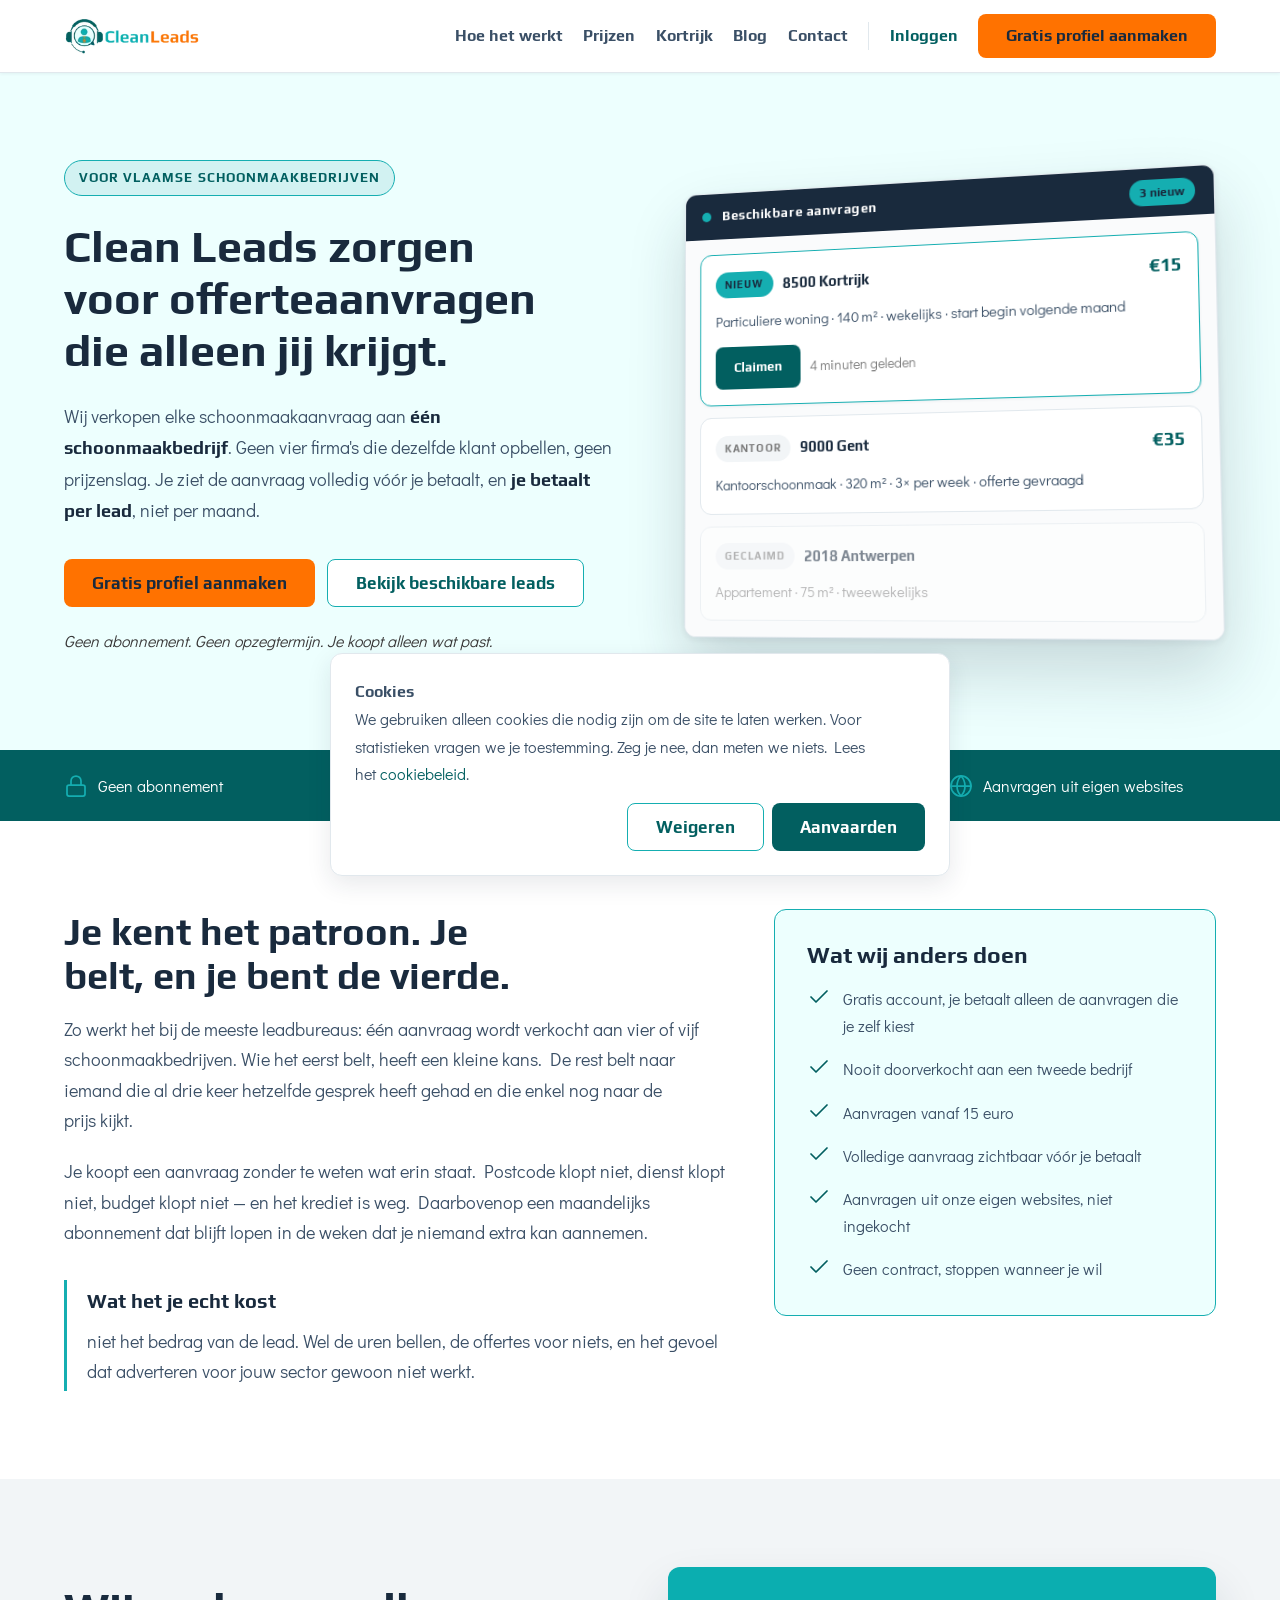
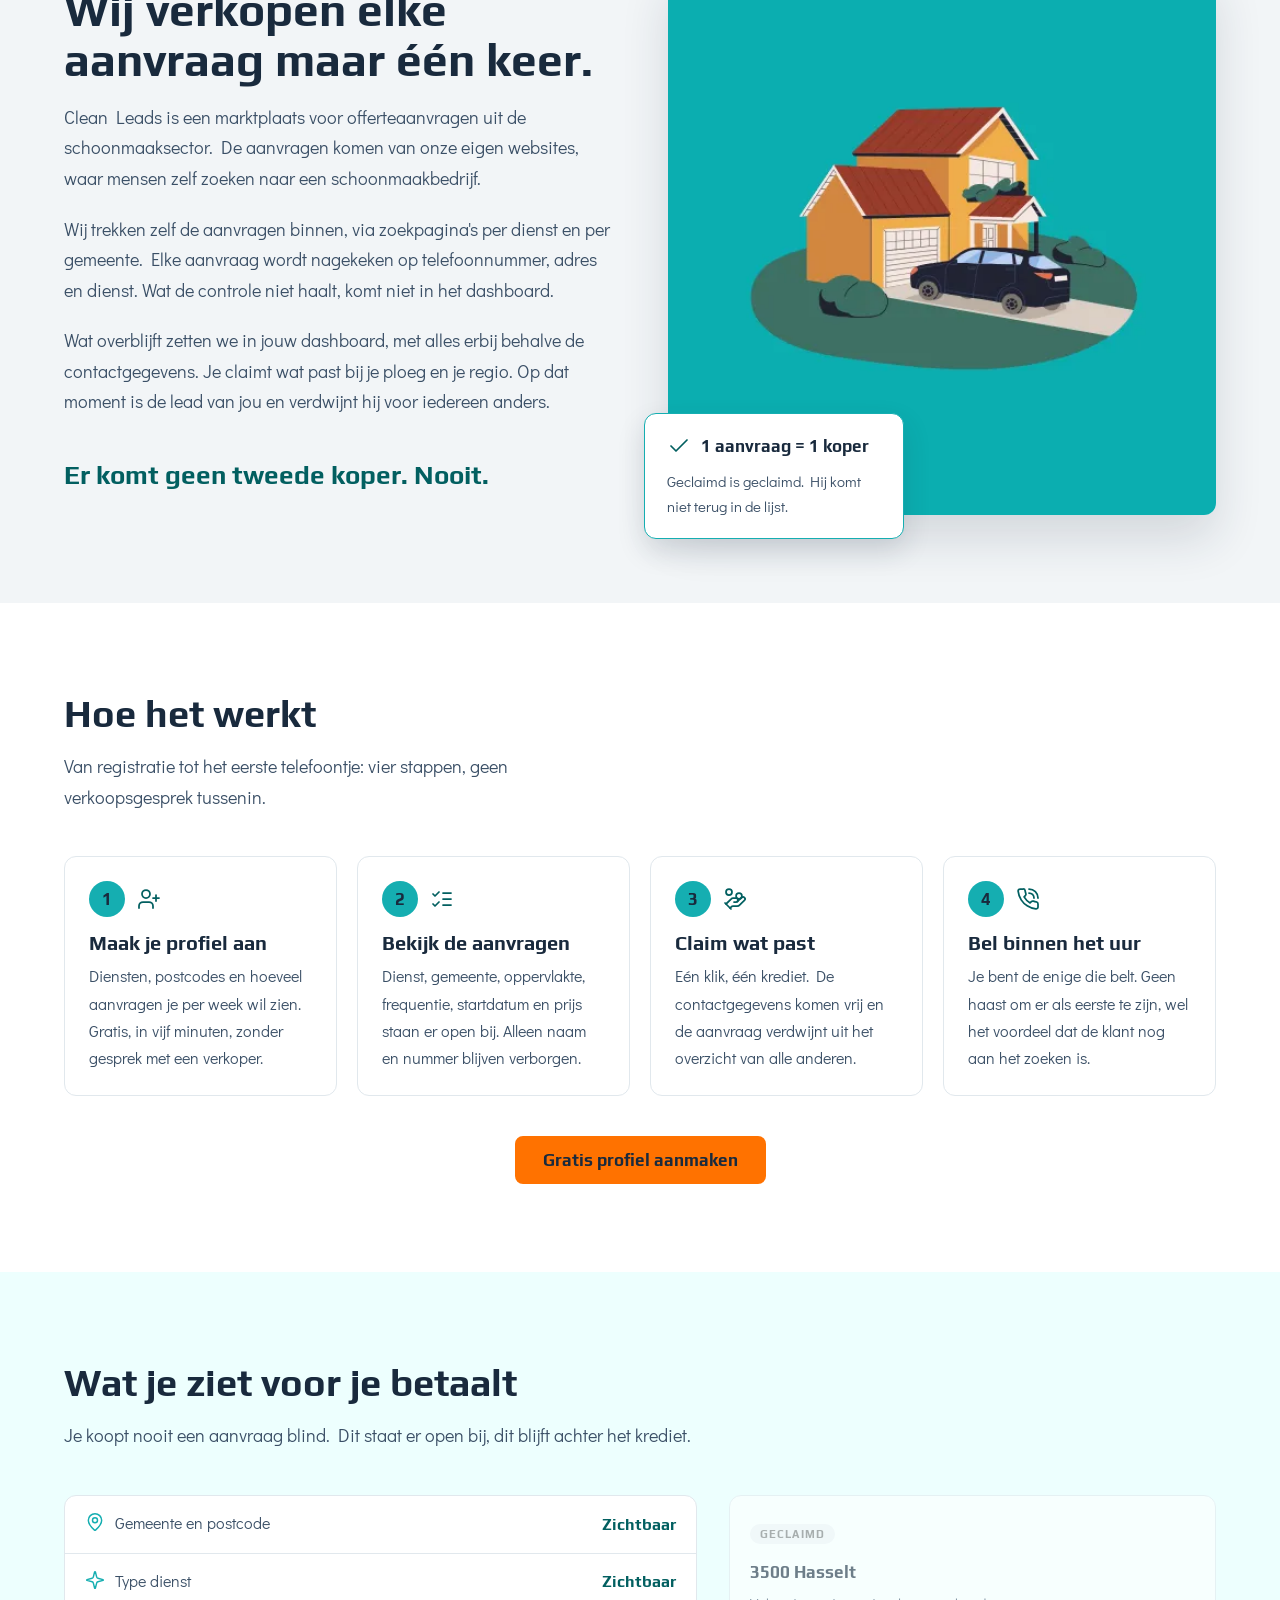
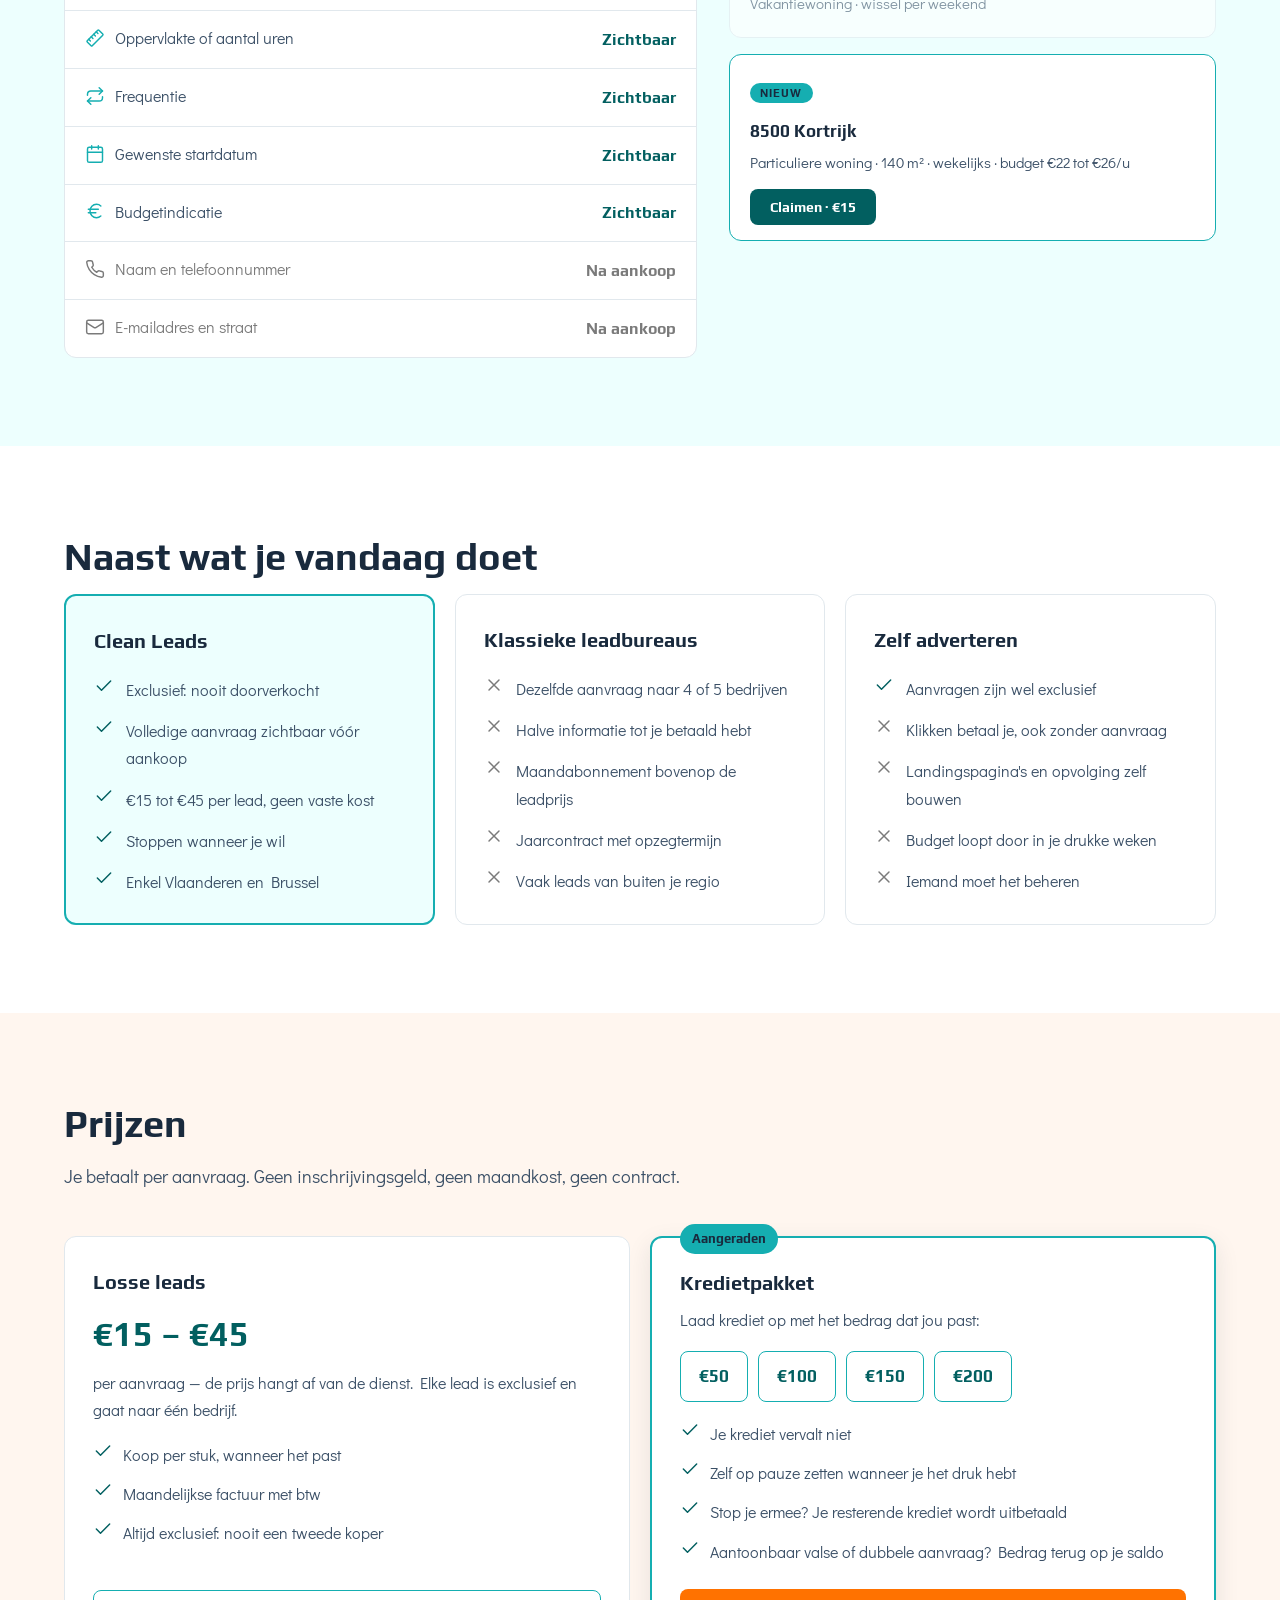
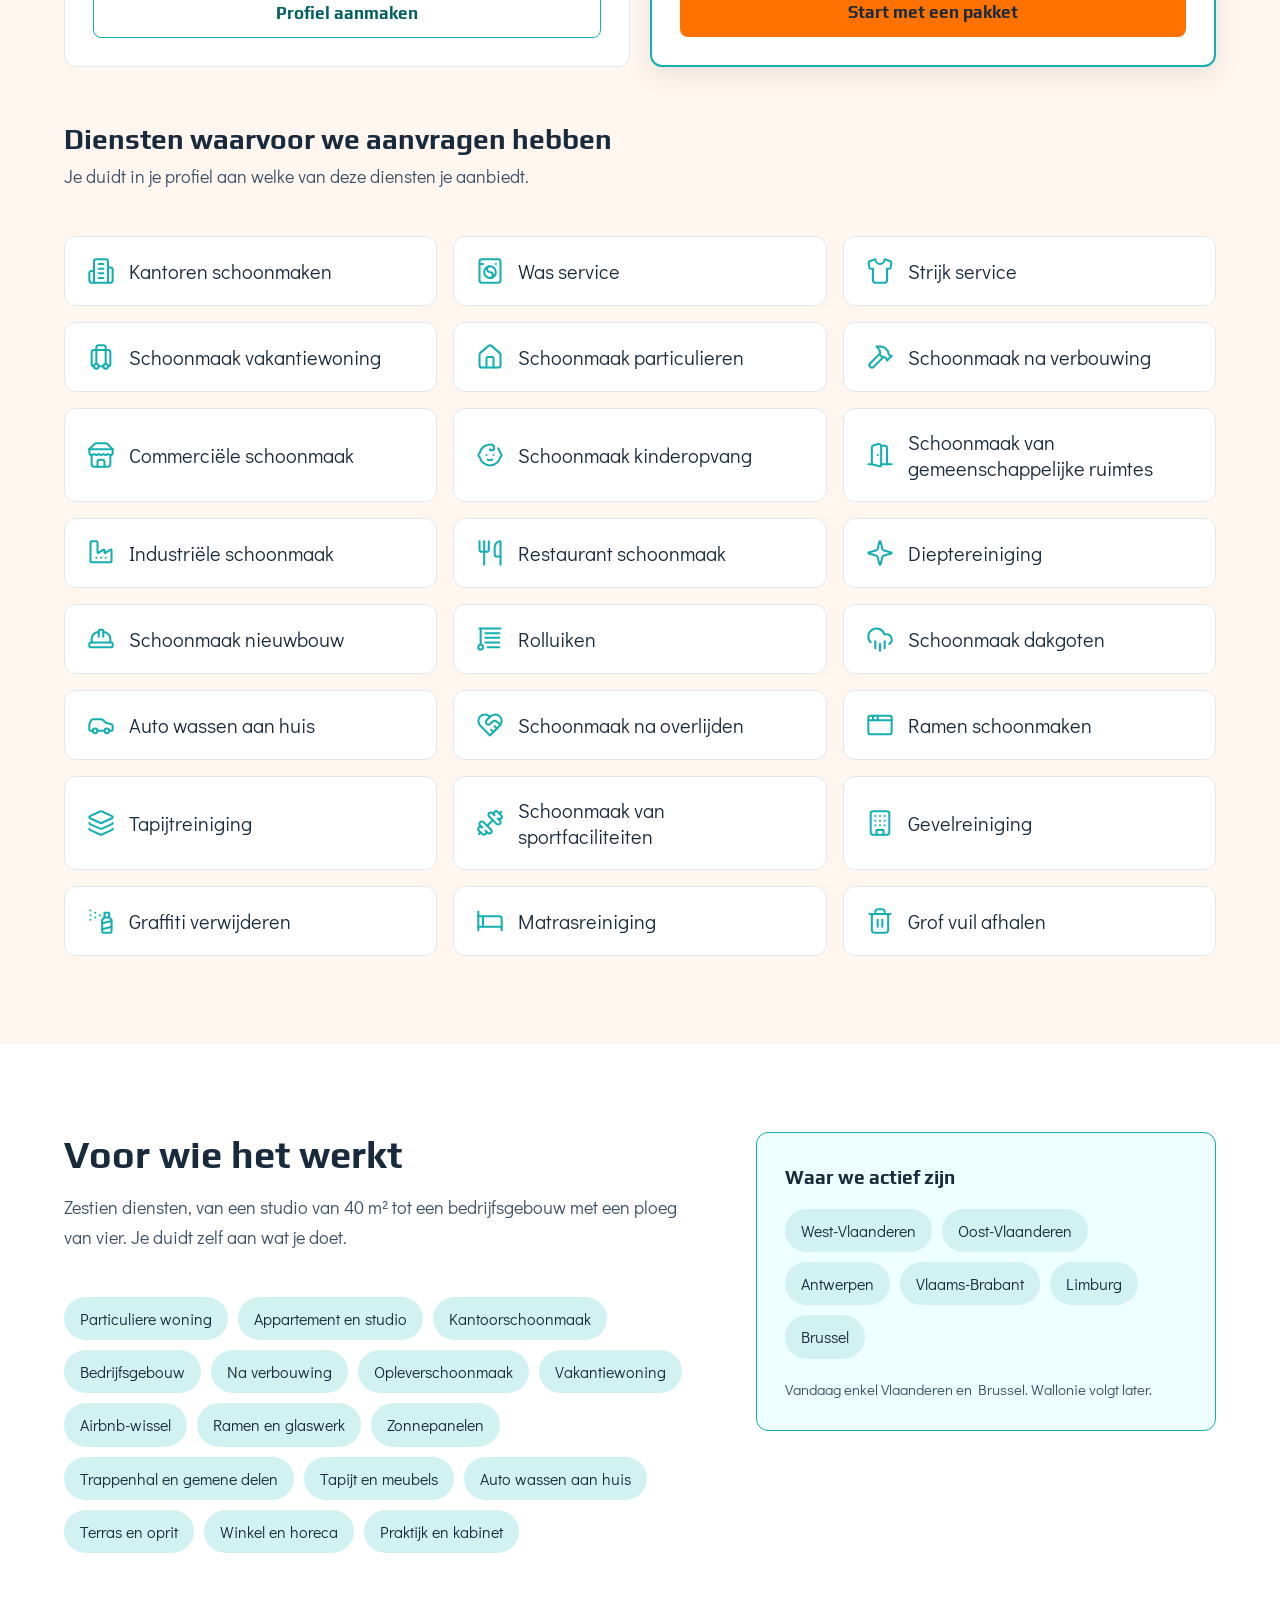
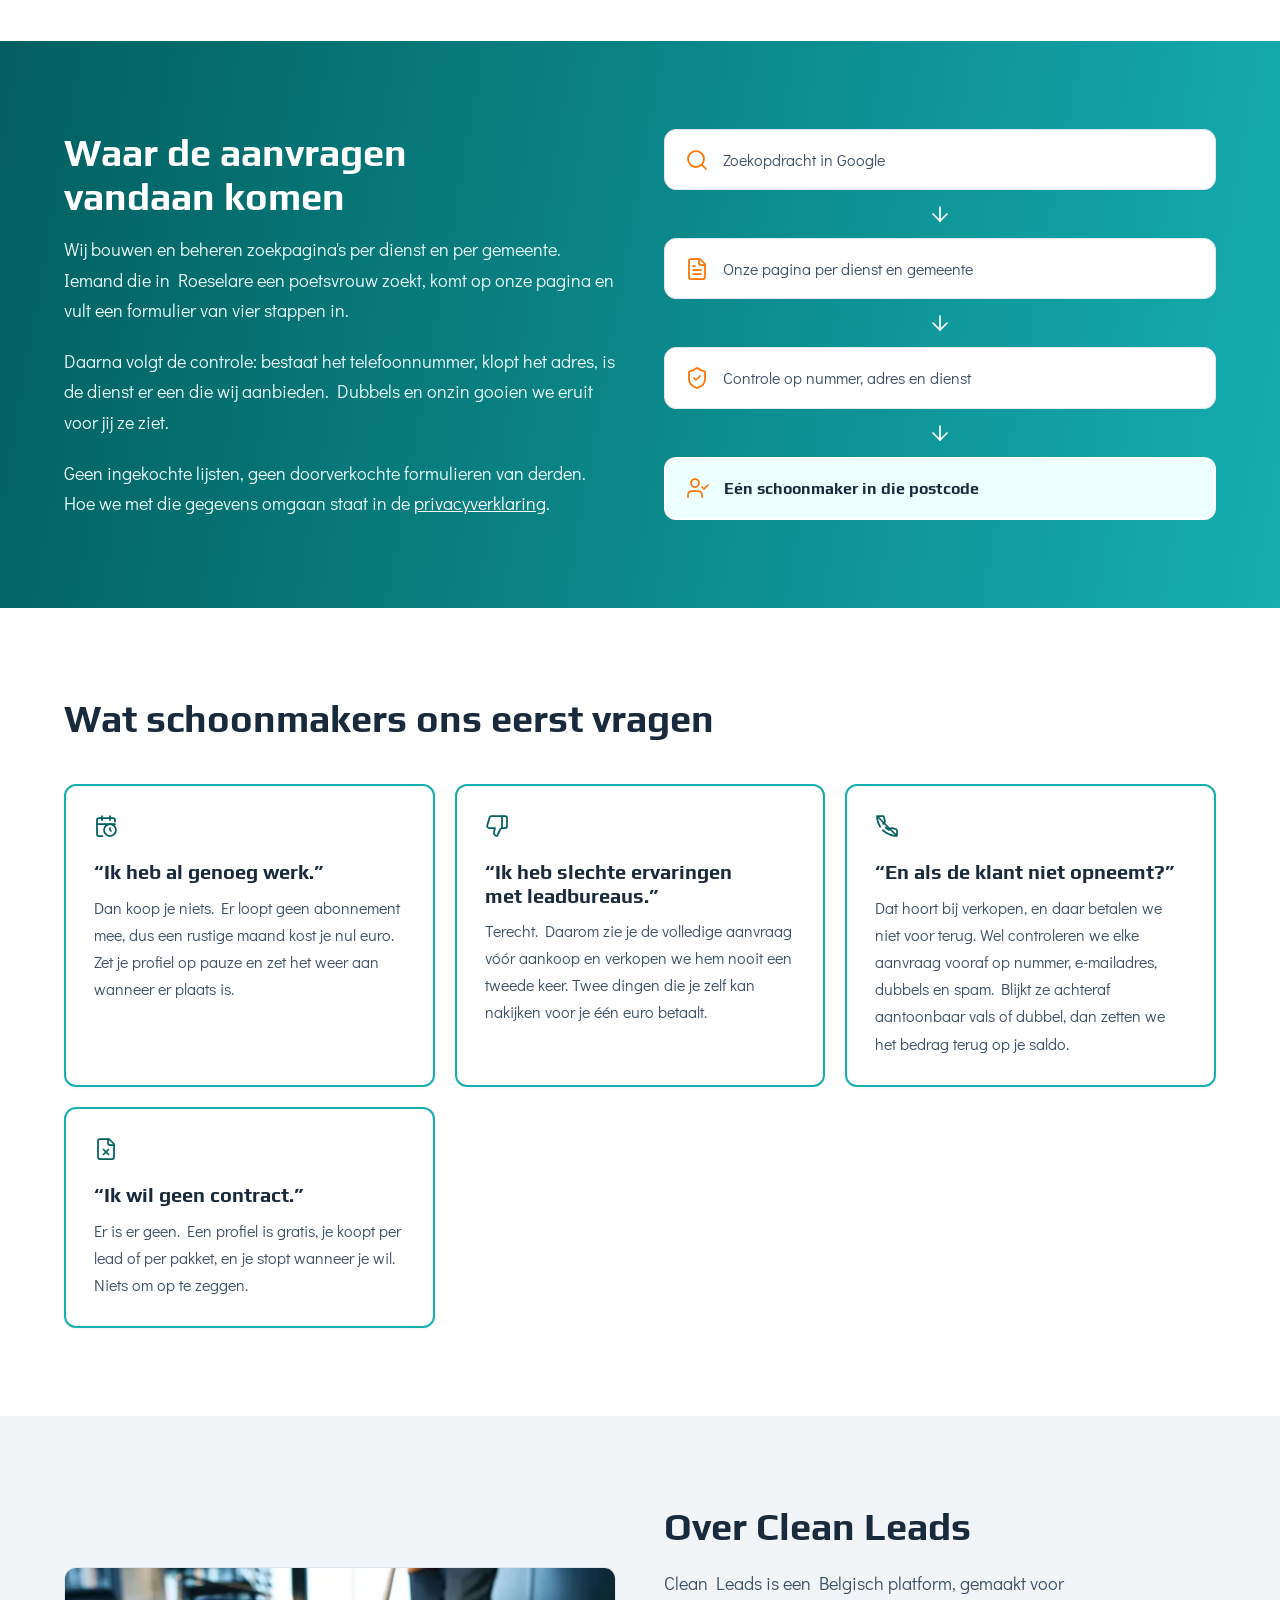
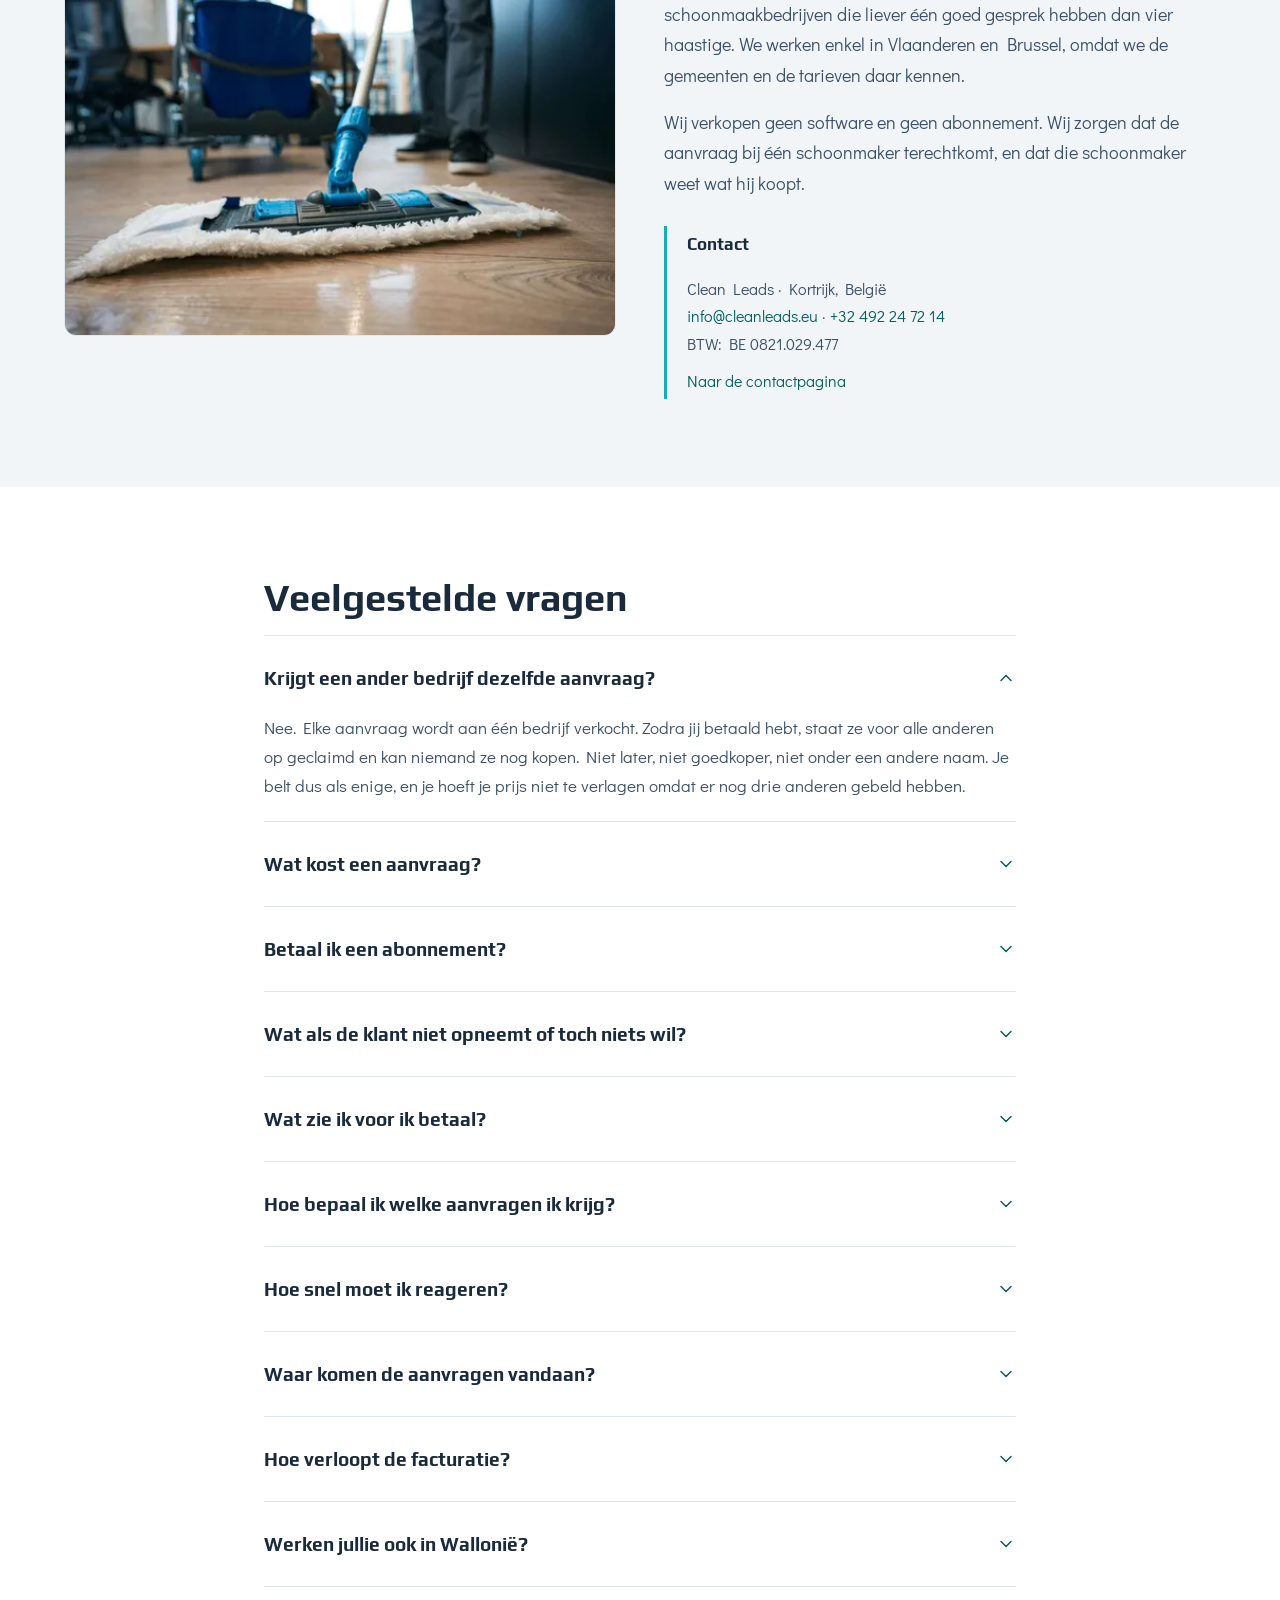
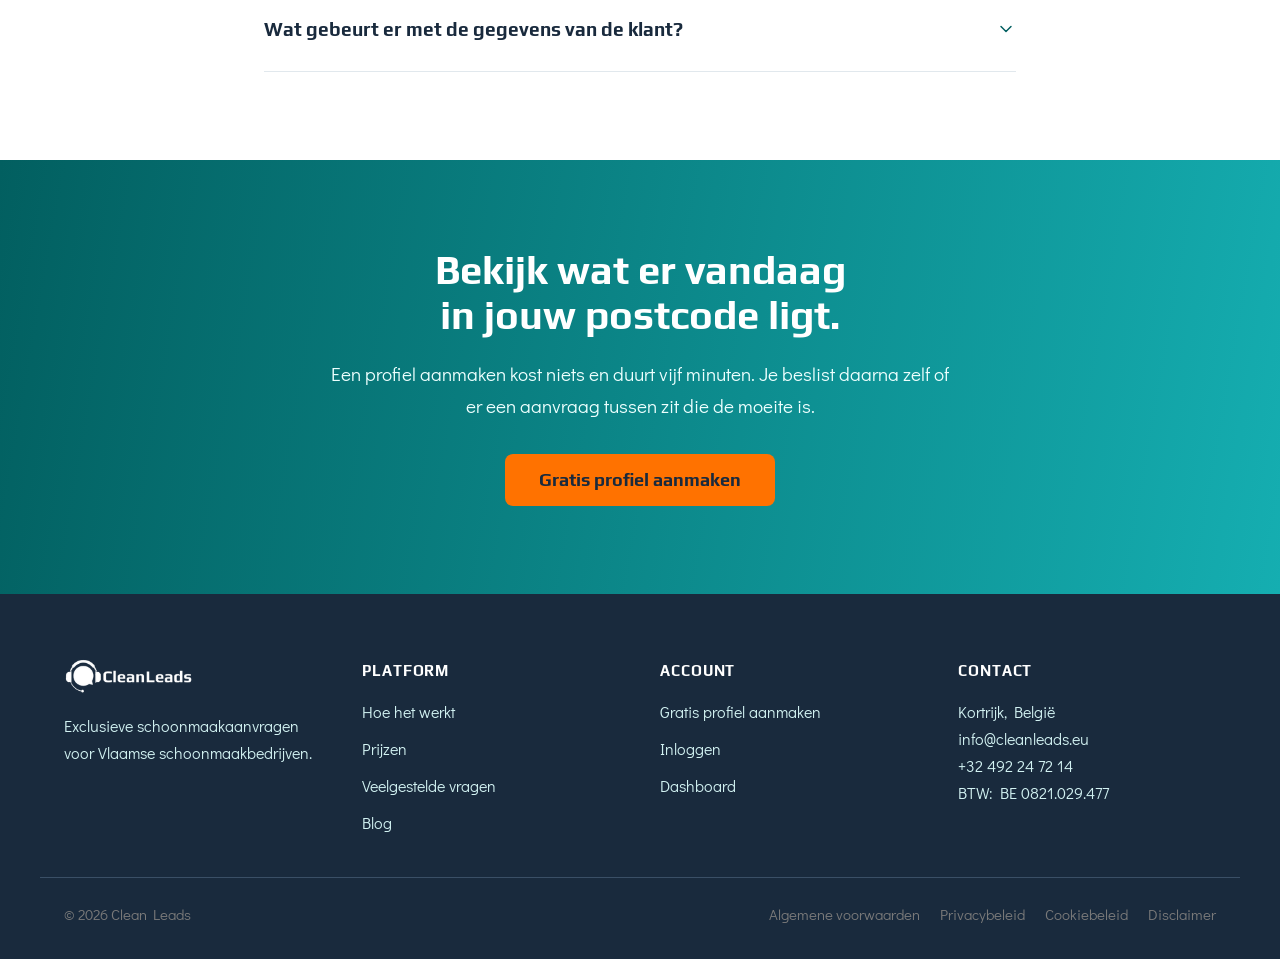
<file: index.html>
<!DOCTYPE html><html lang="nl-BE" data-astro-cid-sbfv7vrk> <head><meta charset="utf-8"><meta name="viewport" content="width=device-width, initial-scale=1"><title>Exclusieve schoonmaakleads voor Vlaamse schoonmaakbedrijven | Clean Leads</title><meta name="description" content="Elke offerteaanvraag gaat naar één schoonmaakbedrijf. Je ziet de aanvraag volledig vóór je betaalt, vanaf 15 euro. Geen abonnement, geen contract."><link rel="canonical" href="https://cleanleads.eu/"><meta name="robots" content="noindex, nofollow"><meta property="og:type" content="website"><meta property="og:site_name" content="Clean Leads"><meta property="og:locale" content="nl_BE"><meta property="og:title" content="Exclusieve schoonmaakleads voor Vlaamse schoonmaakbedrijven | Clean Leads"><meta property="og:description" content="Elke offerteaanvraag gaat naar één schoonmaakbedrijf. Je ziet de aanvraag volledig vóór je betaalt, vanaf 15 euro. Geen abonnement, geen contract."><meta property="og:url" content="https://cleanleads.eu/"><meta name="twitter:card" content="summary_large_image"><link rel="icon" href="/favicon.svg" type="image/svg+xml"><link rel="sitemap" href="/sitemap-index.xml"><link rel="preconnect" href="https://fonts.googleapis.com"><link rel="preconnect" href="https://fonts.gstatic.com" crossorigin><link rel="stylesheet" href="https://fonts.googleapis.com/css2?family=Play:wght@400;700&family=Didact+Gothic&display=swap"><script type="application/ld+json">{"@context":"https://schema.org","@type":"Organization","name":"Clean Leads","url":"https://cleanleads.eu/","email":"info@cleanleads.eu","telephone":"+32492247214","vatID":"BE 0821.029.477","address":{"@type":"PostalAddress","addressLocality":"Kortrijk","addressCountry":"BE"},"areaServed":{"@type":"AdministrativeArea","name":"Vlaanderen en Brussel"}}</script><script type="application/ld+json">{"@context":"https://schema.org","@type":"Service","name":"Exclusieve schoonmaakleads","serviceType":"Leadgeneratie voor schoonmaakbedrijven","provider":{"@type":"Organization","name":"Clean Leads"},"areaServed":{"@type":"AdministrativeArea","name":"Vlaanderen en Brussel"},"offers":{"@type":"Offer","priceCurrency":"EUR","price":"15"}}</script><script type="application/ld+json">{"@context":"https://schema.org","@type":"FAQPage","mainEntity":[{"@type":"Question","name":"Krijgt een ander bedrijf dezelfde aanvraag?","acceptedAnswer":{"@type":"Answer","text":"Nee. Elke aanvraag wordt aan één bedrijf verkocht. Zodra jij betaald hebt, staat ze voor alle anderen op geclaimd en kan niemand ze nog kopen. Niet later, niet goedkoper, niet onder een andere naam. Je belt dus als enige, en je hoeft je prijs niet te verlagen omdat er nog drie anderen gebeld hebben."}},{"@type":"Question","name":"Wat kost een aanvraag?","acceptedAnswer":{"@type":"Answer","text":"Vanaf 15 euro. De prijs hangt af van het soort aanvraag. Een eenmalige particuliere schoonmaak kost 15 euro, een vakantiewoning 25 euro, een terugkerend kantoorcontract 35 euro en een schoonmaak na renovatie 45 euro. De prijs staat altijd op de aanvraag zelf. Je weet dus vooraf wat het kost en je beslist zelf of het je dat waard is."}},{"@type":"Question","name":"Betaal ik een abonnement?","acceptedAnswer":{"@type":"Answer","text":"Nee. Een profiel is gratis en blijft gratis. Er is geen maandbedrag, geen minimumafname en geen opzegtermijn. Claim je een maand niets, dan betaal je die maand niets. Je stopt wanneer je wil, en heb je nog credits staan, dan krijg je je ongebruikte saldo terug."}},{"@type":"Question","name":"Wat als de klant niet opneemt of toch niets wil?","acceptedAnswer":{"@type":"Answer","text":"Dat gebeurt in elk verkoopgesprek, en daar geven we geen geld voor terug. Wel doen we er vooraf alles aan. Elke aanvraag wordt gecontroleerd voor ze online komt: bestaat het telefoonnummer, bestaat het e-mailadres, is het geen dubbele aanvraag, staat er geen spam in de tekst. Blijkt een aanvraag achteraf toch aantoonbaar vals of dubbel, dan zetten we het bedrag terug op je saldo."}},{"@type":"Question","name":"Wat zie ik voor ik betaal?","acceptedAnswer":{"@type":"Answer","text":"Alles wat je nodig hebt om te beslissen: de dienst, het soort pand, de oppervlakte, of het eenmalig of terugkerend is, de gemeente, de afstand tot jou, wanneer het moet gebeuren en de prijs. Niet de naam, het adres of het telefoonnummer. Die verschijnen op het moment dat je claimt. Zo koop je nooit blind, en tegelijk blijft de aanvraag beschermd tot ze verkocht is."}},{"@type":"Question","name":"Hoe bepaal ik welke aanvragen ik krijg?","acceptedAnswer":{"@type":"Answer","text":"Je vinkt in je profiel aan welke diensten je doet, en je zet een straal in kilometer rond je vestiging. Alleen aanvragen die aan allebei voldoen, komen bij jou terecht. Rijd je niet verder dan 30 kilometer, dan krijg je ook niets van verder. Je past dat op elk moment zelf aan."}}]}</script><link rel="stylesheet" href="/_astro/cookiebeleid.CSggxvgJ.css">
<link rel="stylesheet" href="/_astro/index.D0RJvZv1.css"></head> <body class="heeft-balk" data-astro-cid-sbfv7vrk> <a class="overslaan" href="#inhoud" data-astro-cid-sbfv7vrk>Naar de inhoud</a> <header class="kop" data-astro-cid-3ef6ksr2> <div class="omhulsel kop-binnen" data-astro-cid-3ef6ksr2> <a href="/" class="merk" aria-label="Clean Leads, naar de startpagina" data-astro-cid-3ef6ksr2> <img src="/_astro/logo-cleanleads.z0na8-ZU_2vH8Q3.webp" srcset="/_astro/logo-cleanleads.z0na8-ZU_1lVQsi.webp 200w, /_astro/logo-cleanleads.z0na8-ZU_ZtH8X0.webp 400w" alt="Clean Leads" sizes="200px" loading="eager" data-astro-cid-3ef6ksr2="true" decoding="async" fetchpriority="auto" width="408" height="115"> </a> <a href="https://app.cleanleads.eu/registreren" class="knop knop-primair kop-knop-mobiel" data-astro-cid-3ef6ksr2>Gratis profiel</a> <input type="checkbox" id="menu-schakelaar" class="menu-schakelaar" hidden data-astro-cid-3ef6ksr2> <label for="menu-schakelaar" class="hamburger" data-astro-cid-3ef6ksr2> <span class="sr-only" data-astro-cid-3ef6ksr2>Menu openen of sluiten</span> <span class="hamburger-streep" aria-hidden="true" data-astro-cid-3ef6ksr2></span> </label> <nav class="nav" aria-label="Hoofdmenu" data-astro-cid-3ef6ksr2> <a href="/#hoe-het-werkt" data-astro-cid-3ef6ksr2>Hoe het werkt</a> <a href="/#prijzen" data-astro-cid-3ef6ksr2>Prijzen</a> <a href="/kortrijk" data-astro-cid-3ef6ksr2>Kortrijk</a> <a href="/blog" data-astro-cid-3ef6ksr2>Blog</a> <a href="/contact" data-astro-cid-3ef6ksr2>Contact</a> <a href="https://app.cleanleads.eu/inloggen" class="nav-inloggen" data-astro-cid-3ef6ksr2>Inloggen</a> <a href="https://app.cleanleads.eu/registreren" class="knop knop-primair nav-knop" data-astro-cid-3ef6ksr2>Gratis profiel aanmaken</a> </nav> </div> </header>  <main id="inhoud" data-astro-cid-sbfv7vrk>  <section class="hero" data-astro-cid-j7pv25f6> <div class="omhulsel hero-raster" data-astro-cid-j7pv25f6> <div class="hero-tekst" data-astro-cid-j7pv25f6> <span class="pil" data-astro-cid-j7pv25f6>Voor Vlaamse schoonmaakbedrijven</span> <h1 data-astro-cid-j7pv25f6>Clean Leads zorgen voor offerteaanvragen die alleen jij krijgt.</h1> <p class="lead" data-astro-cid-j7pv25f6>
Wij verkopen elke schoonmaakaanvraag aan <strong data-astro-cid-j7pv25f6>één schoonmaakbedrijf</strong>. Geen
          vier firma's die dezelfde klant opbellen, geen prijzenslag. Je ziet de aanvraag volledig
          vóór je betaalt, en <strong data-astro-cid-j7pv25f6>je betaalt per lead</strong>, niet per maand.
</p> <div class="hero-knoppen" data-astro-cid-j7pv25f6> <a href="https://app.cleanleads.eu/registreren" class="knop knop-primair" data-astro-cid-j7pv25f6>Gratis profiel aanmaken</a> <a href="https://app.cleanleads.eu/inloggen" class="knop knop-outline" data-astro-cid-j7pv25f6>Bekijk beschikbare leads</a> </div> <p class="hero-noot" data-astro-cid-j7pv25f6>Geen abonnement. Geen opzegtermijn. Je koopt alleen wat past.</p> </div> <div class="hero-beeld" data-astro-cid-j7pv25f6> <div class="venster" data-astro-cid-j7pv25f6> <div class="venster-balk" data-astro-cid-j7pv25f6> <span class="stip" aria-hidden="true" data-astro-cid-j7pv25f6></span> <span class="venster-titel" data-astro-cid-j7pv25f6>Beschikbare aanvragen</span> <span class="teller" data-astro-cid-j7pv25f6>3 nieuw</span> </div> <div class="venster-lijst" data-astro-cid-j7pv25f6> <div class="lk lk-nieuw" data-astro-cid-j7pv25f6> <div class="lk-rij" data-astro-cid-j7pv25f6><span class="pil-teal" data-astro-cid-j7pv25f6>Nieuw</span><span class="plaats" data-astro-cid-j7pv25f6>8500 Kortrijk</span><span class="bedrag" data-astro-cid-j7pv25f6>&euro;15</span></div> <p data-astro-cid-j7pv25f6>Particuliere woning &middot; 140 m&sup2; &middot; wekelijks &middot; start begin volgende maand</p> <div class="lk-actie" data-astro-cid-j7pv25f6><span class="claim" data-astro-cid-j7pv25f6>Claimen</span><span class="tijd" data-astro-cid-j7pv25f6>4 minuten geleden</span></div> </div> <div class="lk" data-astro-cid-j7pv25f6> <div class="lk-rij" data-astro-cid-j7pv25f6><span class="pil-grijs" data-astro-cid-j7pv25f6>Kantoor</span><span class="plaats" data-astro-cid-j7pv25f6>9000 Gent</span><span class="bedrag" data-astro-cid-j7pv25f6>&euro;35</span></div> <p data-astro-cid-j7pv25f6>Kantoorschoonmaak &middot; 320 m&sup2; &middot; 3&times; per week &middot; offerte gevraagd</p> </div> <div class="lk lk-weg" data-astro-cid-j7pv25f6> <div class="lk-rij" data-astro-cid-j7pv25f6><span class="pil-grijs" data-astro-cid-j7pv25f6>Geclaimd</span><span class="plaats" data-astro-cid-j7pv25f6>2018 Antwerpen</span></div> <p class="dof" data-astro-cid-j7pv25f6>Appartement &middot; 75 m&sup2; &middot; tweewekelijks</p> </div> </div> </div> </div> </div> </section> <section class="balk" data-astro-cid-j7pv25f6> <div class="omhulsel balk-rij" data-astro-cid-j7pv25f6> <div data-astro-cid-j7pv25f6><svg xmlns="http://www.w3.org/2000/svg" width="24" height="24" viewBox="0 0 24 24" fill="none" stroke="currentColor" stroke-width="1.75" stroke-linecap="round" stroke-linejoin="round" aria-hidden="true" focusable="false" class="balk-icoon"><rect width="18" height="11" x="3" y="11" rx="2"/><path d="M7 11V7a5 5 0 0 1 10 0v4"/></svg><span data-astro-cid-j7pv25f6>Geen abonnement</span></div> <div data-astro-cid-j7pv25f6><svg xmlns="http://www.w3.org/2000/svg" width="24" height="24" viewBox="0 0 24 24" fill="none" stroke="currentColor" stroke-width="1.75" stroke-linecap="round" stroke-linejoin="round" aria-hidden="true" focusable="false" class="balk-icoon"><path d="M2.062 12.348a1 1 0 0 1 0-.696 10.75 10.75 0 0 1 19.876 0 1 1 0 0 1 0 .696 10.75 10.75 0 0 1-19.876 0"/><circle cx="12" cy="12" r="3"/></svg><span data-astro-cid-j7pv25f6>Volledig zichtbaar vóór aankoop</span></div> <div data-astro-cid-j7pv25f6><svg xmlns="http://www.w3.org/2000/svg" width="24" height="24" viewBox="0 0 24 24" fill="none" stroke="currentColor" stroke-width="1.75" stroke-linecap="round" stroke-linejoin="round" aria-hidden="true" focusable="false" class="balk-icoon"><path d="M19 7V4a1 1 0 0 0-1-1H5a2 2 0 0 0 0 4h15a1 1 0 0 1 1 1v4h-3a2 2 0 0 0 0 4h3a1 1 0 0 0 1-1v-2a1 1 0 0 0-1-1"/><path d="M3 5v14a2 2 0 0 0 2 2h15a1 1 0 0 0 1-1v-4"/></svg><span data-astro-cid-j7pv25f6>Per lead, geen abonnement</span></div> <div data-astro-cid-j7pv25f6><svg xmlns="http://www.w3.org/2000/svg" width="24" height="24" viewBox="0 0 24 24" fill="none" stroke="currentColor" stroke-width="1.75" stroke-linecap="round" stroke-linejoin="round" aria-hidden="true" focusable="false" class="balk-icoon"><circle cx="12" cy="12" r="10"/><path d="M12 2a14.5 14.5 0 0 0 0 20 14.5 14.5 0 0 0 0-20"/><path d="M2 12h20"/></svg><span data-astro-cid-j7pv25f6>Aanvragen uit eigen websites</span></div> </div> </section> <section class="sectie" data-astro-cid-j7pv25f6> <div class="omhulsel probleem" data-astro-cid-j7pv25f6> <div data-astro-cid-j7pv25f6> <h2 data-astro-cid-j7pv25f6>Je kent het patroon. Je belt, en je bent de vierde.</h2> <p data-astro-cid-j7pv25f6>Zo werkt het bij de meeste leadbureaus: één aanvraag wordt verkocht aan vier of vijf schoonmaakbedrijven. Wie het eerst belt, heeft een kleine kans. De rest belt naar iemand die al drie keer hetzelfde gesprek heeft gehad en die enkel nog naar de prijs kijkt.</p> <p data-astro-cid-j7pv25f6>Je koopt een aanvraag zonder te weten wat erin staat. Postcode klopt niet, dienst klopt niet, budget klopt niet — en het krediet is weg. Daarbovenop een maandelijks abonnement dat blijft lopen in de weken dat je niemand extra kan aannemen.</p> <div class="kost" data-astro-cid-j7pv25f6> <p class="kost-kop" data-astro-cid-j7pv25f6>Wat het je echt kost</p> <p data-astro-cid-j7pv25f6>niet het bedrag van de lead. Wel de uren bellen, de offertes voor niets, en het gevoel dat adverteren voor jouw sector gewoon niet werkt.</p> </div> </div> <div class="anders" data-astro-cid-j7pv25f6> <h3 data-astro-cid-j7pv25f6>Wat wij anders doen</h3> <ul data-astro-cid-j7pv25f6><li data-astro-cid-j7pv25f6><svg xmlns="http://www.w3.org/2000/svg" width="24" height="24" viewBox="0 0 24 24" fill="none" stroke="currentColor" stroke-width="1.75" stroke-linecap="round" stroke-linejoin="round" aria-hidden="true" focusable="false" class="vink-donker"><path d="M20 6 9 17l-5-5"/></svg>Gratis account, je betaalt alleen de aanvragen die je zelf kiest</li><li data-astro-cid-j7pv25f6><svg xmlns="http://www.w3.org/2000/svg" width="24" height="24" viewBox="0 0 24 24" fill="none" stroke="currentColor" stroke-width="1.75" stroke-linecap="round" stroke-linejoin="round" aria-hidden="true" focusable="false" class="vink-donker"><path d="M20 6 9 17l-5-5"/></svg>Nooit doorverkocht aan een tweede bedrijf</li><li data-astro-cid-j7pv25f6><svg xmlns="http://www.w3.org/2000/svg" width="24" height="24" viewBox="0 0 24 24" fill="none" stroke="currentColor" stroke-width="1.75" stroke-linecap="round" stroke-linejoin="round" aria-hidden="true" focusable="false" class="vink-donker"><path d="M20 6 9 17l-5-5"/></svg>Aanvragen vanaf 15 euro</li><li data-astro-cid-j7pv25f6><svg xmlns="http://www.w3.org/2000/svg" width="24" height="24" viewBox="0 0 24 24" fill="none" stroke="currentColor" stroke-width="1.75" stroke-linecap="round" stroke-linejoin="round" aria-hidden="true" focusable="false" class="vink-donker"><path d="M20 6 9 17l-5-5"/></svg>Volledige aanvraag zichtbaar vóór je betaalt</li><li data-astro-cid-j7pv25f6><svg xmlns="http://www.w3.org/2000/svg" width="24" height="24" viewBox="0 0 24 24" fill="none" stroke="currentColor" stroke-width="1.75" stroke-linecap="round" stroke-linejoin="round" aria-hidden="true" focusable="false" class="vink-donker"><path d="M20 6 9 17l-5-5"/></svg>Aanvragen uit onze eigen websites, niet ingekocht</li><li data-astro-cid-j7pv25f6><svg xmlns="http://www.w3.org/2000/svg" width="24" height="24" viewBox="0 0 24 24" fill="none" stroke="currentColor" stroke-width="1.75" stroke-linecap="round" stroke-linejoin="round" aria-hidden="true" focusable="false" class="vink-donker"><path d="M20 6 9 17l-5-5"/></svg>Geen contract, stoppen wanneer je wil</li></ul> </div> </div> </section> <section class="sectie sectie-grijs" data-astro-cid-j7pv25f6> <div class="omhulsel oplossing" data-astro-cid-j7pv25f6> <div data-astro-cid-j7pv25f6> <h2 class="groot" data-astro-cid-j7pv25f6>Wij verkopen elke aanvraag maar één keer.</h2> <p data-astro-cid-j7pv25f6>Clean Leads is een marktplaats voor offerteaanvragen uit de schoonmaaksector. De aanvragen komen van onze eigen websites, waar mensen zelf zoeken naar een schoonmaakbedrijf.</p> <p data-astro-cid-j7pv25f6>Wij trekken zelf de aanvragen binnen, via zoekpagina's per dienst en per gemeente. Elke aanvraag wordt nagekeken op telefoonnummer, adres en dienst. Wat de controle niet haalt, komt niet in het dashboard.</p> <p data-astro-cid-j7pv25f6>Wat overblijft zetten we in jouw dashboard, met alles erbij behalve de contactgegevens. Je claimt wat past bij je ploeg en je regio. Op dat moment is de lead van jou en verdwijnt hij voor iedereen anders.</p> <p class="knaller" data-astro-cid-j7pv25f6>Er komt geen tweede koper. Nooit.</p> </div> <div class="beeld-blok" data-astro-cid-j7pv25f6> <img src="/_astro/particulieren.DcFzqibW_Z7M9HB.webp" srcset="/_astro/particulieren.DcFzqibW_Z7M9HB.webp 500w" alt="Schoonmaker aan het werk in een woning" sizes="(max-width: 1000px) 100vw, 520px" loading="lazy" data-astro-cid-j7pv25f6="true" decoding="async" fetchpriority="auto" width="500" height="500" class="foto"> <div class="badge" data-astro-cid-j7pv25f6> <div class="badge-rij" data-astro-cid-j7pv25f6><svg xmlns="http://www.w3.org/2000/svg" width="24" height="24" viewBox="0 0 24 24" fill="none" stroke="currentColor" stroke-width="1.75" stroke-linecap="round" stroke-linejoin="round" aria-hidden="true" focusable="false" class="vink-donker"><path d="M20 6 9 17l-5-5"/></svg><span data-astro-cid-j7pv25f6>1 aanvraag = 1 koper</span></div> <p data-astro-cid-j7pv25f6>Geclaimd is geclaimd. Hij komt niet terug in de lijst.</p> </div> </div> </div> </section> <section class="sectie" id="hoe-het-werkt" data-astro-cid-j7pv25f6> <div class="omhulsel" data-astro-cid-j7pv25f6> <h2 data-astro-cid-j7pv25f6>Hoe het werkt</h2> <p class="onder-kop" data-astro-cid-j7pv25f6>Van registratie tot het eerste telefoontje: vier stappen, geen verkoopsgesprek tussenin.</p> <div class="stappen" data-astro-cid-j7pv25f6> <div class="stap" data-astro-cid-j7pv25f6> <div class="stap-rij" data-astro-cid-j7pv25f6><span class="stap-nr" data-astro-cid-j7pv25f6>1</span><svg xmlns="http://www.w3.org/2000/svg" width="24" height="24" viewBox="0 0 24 24" fill="none" stroke="currentColor" stroke-width="1.75" stroke-linecap="round" stroke-linejoin="round" aria-hidden="true" focusable="false" class="stap-icoon"><path d="M16 21v-2a4 4 0 0 0-4-4H6a4 4 0 0 0-4 4v2"/><circle cx="9" cy="7" r="4"/><line x1="19" x2="19" y1="8" y2="14"/><line x1="22" x2="16" y1="11" y2="11"/></svg></div> <h3 data-astro-cid-j7pv25f6>Maak je profiel aan</h3> <p data-astro-cid-j7pv25f6>Diensten, postcodes en hoeveel aanvragen je per week wil zien. Gratis, in vijf minuten, zonder gesprek met een verkoper.</p> </div><div class="stap" data-astro-cid-j7pv25f6> <div class="stap-rij" data-astro-cid-j7pv25f6><span class="stap-nr" data-astro-cid-j7pv25f6>2</span><svg xmlns="http://www.w3.org/2000/svg" width="24" height="24" viewBox="0 0 24 24" fill="none" stroke="currentColor" stroke-width="1.75" stroke-linecap="round" stroke-linejoin="round" aria-hidden="true" focusable="false" class="stap-icoon"><path d="m3 17 2 2 4-4"/><path d="m3 7 2 2 4-4"/><path d="M13 6h8"/><path d="M13 12h8"/><path d="M13 18h8"/></svg></div> <h3 data-astro-cid-j7pv25f6>Bekijk de aanvragen</h3> <p data-astro-cid-j7pv25f6>Dienst, gemeente, oppervlakte, frequentie, startdatum en prijs staan er open bij. Alleen naam en nummer blijven verborgen.</p> </div><div class="stap" data-astro-cid-j7pv25f6> <div class="stap-rij" data-astro-cid-j7pv25f6><span class="stap-nr" data-astro-cid-j7pv25f6>3</span><svg xmlns="http://www.w3.org/2000/svg" width="24" height="24" viewBox="0 0 24 24" fill="none" stroke="currentColor" stroke-width="1.75" stroke-linecap="round" stroke-linejoin="round" aria-hidden="true" focusable="false" class="stap-icoon"><path d="M11 15h2a2 2 0 1 0 0-4h-3c-.6 0-1.1.2-1.4.6L3 17"/><path d="m7 21 1.6-1.4c.3-.4.8-.6 1.4-.6h4c1.1 0 2.1-.4 2.8-1.2l4.6-4.4a2 2 0 0 0-2.75-2.91l-4.2 3.9"/><path d="m2 16 6 6"/><circle cx="16" cy="9" r="2.9"/><circle cx="6" cy="5" r="3"/></svg></div> <h3 data-astro-cid-j7pv25f6>Claim wat past</h3> <p data-astro-cid-j7pv25f6>Eén klik, één krediet. De contactgegevens komen vrij en de aanvraag verdwijnt uit het overzicht van alle anderen.</p> </div><div class="stap" data-astro-cid-j7pv25f6> <div class="stap-rij" data-astro-cid-j7pv25f6><span class="stap-nr" data-astro-cid-j7pv25f6>4</span><svg xmlns="http://www.w3.org/2000/svg" width="24" height="24" viewBox="0 0 24 24" fill="none" stroke="currentColor" stroke-width="1.75" stroke-linecap="round" stroke-linejoin="round" aria-hidden="true" focusable="false" class="stap-icoon"><path d="M13 2a9 9 0 0 1 9 9"/><path d="M13 6a5 5 0 0 1 5 5"/><path d="M22 16.92v3a2 2 0 0 1-2.18 2 19.79 19.79 0 0 1-8.63-3.07 19.5 19.5 0 0 1-6-6 19.79 19.79 0 0 1-3.07-8.67A2 2 0 0 1 4.11 2h3a2 2 0 0 1 2 1.72c.127.96.361 1.903.7 2.81a2 2 0 0 1-.45 2.11L8.09 9.91a16 16 0 0 0 6 6l1.27-1.27a2 2 0 0 1 2.11-.45c.907.339 1.85.573 2.81.7A2 2 0 0 1 22 16.92z"/></svg></div> <h3 data-astro-cid-j7pv25f6>Bel binnen het uur</h3> <p data-astro-cid-j7pv25f6>Je bent de enige die belt. Geen haast om er als eerste te zijn, wel het voordeel dat de klant nog aan het zoeken is.</p> </div> </div> <div class="midden" data-astro-cid-j7pv25f6><a href="https://app.cleanleads.eu/registreren" class="knop knop-primair" data-astro-cid-j7pv25f6>Gratis profiel aanmaken</a></div> </div> </section> <section class="sectie sectie-teal" data-astro-cid-j7pv25f6> <div class="omhulsel" data-astro-cid-j7pv25f6> <h2 data-astro-cid-j7pv25f6>Wat je ziet voor je betaalt</h2> <p class="onder-kop" data-astro-cid-j7pv25f6>Je koopt nooit een aanvraag blind. Dit staat er open bij, dit blijft achter het krediet.</p> <div class="zien" data-astro-cid-j7pv25f6> <div class="zien-tabel" data-astro-cid-j7pv25f6> <table data-astro-cid-j7pv25f6> <tbody data-astro-cid-j7pv25f6> <tr data-astro-cid-j7pv25f6><td data-astro-cid-j7pv25f6><span class="met-icoon" data-astro-cid-j7pv25f6><svg xmlns="http://www.w3.org/2000/svg" width="20" height="20" viewBox="0 0 24 24" fill="none" stroke="currentColor" stroke-width="1.75" stroke-linecap="round" stroke-linejoin="round" aria-hidden="true" focusable="false" class="rij-icoon"><path d="M20 10c0 4.993-5.539 10.193-7.399 11.799a1 1 0 0 1-1.202 0C9.539 20.193 4 14.993 4 10a8 8 0 0 1 16 0"/><circle cx="12" cy="10" r="3"/></svg>Gemeente en postcode</span></td><td class="ja" data-astro-cid-j7pv25f6>Zichtbaar</td></tr><tr data-astro-cid-j7pv25f6><td data-astro-cid-j7pv25f6><span class="met-icoon" data-astro-cid-j7pv25f6><svg xmlns="http://www.w3.org/2000/svg" width="20" height="20" viewBox="0 0 24 24" fill="none" stroke="currentColor" stroke-width="1.75" stroke-linecap="round" stroke-linejoin="round" aria-hidden="true" focusable="false" class="rij-icoon"><path d="M9.937 15.5A2 2 0 0 0 8.5 14.063l-6.135-1.582a.5.5 0 0 1 0-.962L8.5 9.936A2 2 0 0 0 9.937 8.5l1.582-6.135a.5.5 0 0 1 .963 0L14.063 8.5A2 2 0 0 0 15.5 9.937l6.135 1.581a.5.5 0 0 1 0 .964L15.5 14.063a2 2 0 0 0-1.437 1.437l-1.582 6.135a.5.5 0 0 1-.963 0z"/></svg>Type dienst</span></td><td class="ja" data-astro-cid-j7pv25f6>Zichtbaar</td></tr><tr data-astro-cid-j7pv25f6><td data-astro-cid-j7pv25f6><span class="met-icoon" data-astro-cid-j7pv25f6><svg xmlns="http://www.w3.org/2000/svg" width="20" height="20" viewBox="0 0 24 24" fill="none" stroke="currentColor" stroke-width="1.75" stroke-linecap="round" stroke-linejoin="round" aria-hidden="true" focusable="false" class="rij-icoon"><path d="M21.3 8.7 8.7 21.3a1 1 0 0 1-1.4 0l-4.6-4.6a1 1 0 0 1 0-1.4L15.3 2.7a1 1 0 0 1 1.4 0l4.6 4.6a1 1 0 0 1 0 1.4"/><path d="m7.5 10.5 2 2"/><path d="m10.5 7.5 2 2"/><path d="m13.5 4.5 2 2"/><path d="m4.5 13.5 2 2"/></svg>Oppervlakte of aantal uren</span></td><td class="ja" data-astro-cid-j7pv25f6>Zichtbaar</td></tr><tr data-astro-cid-j7pv25f6><td data-astro-cid-j7pv25f6><span class="met-icoon" data-astro-cid-j7pv25f6><svg xmlns="http://www.w3.org/2000/svg" width="20" height="20" viewBox="0 0 24 24" fill="none" stroke="currentColor" stroke-width="1.75" stroke-linecap="round" stroke-linejoin="round" aria-hidden="true" focusable="false" class="rij-icoon"><path d="m17 2 4 4-4 4"/><path d="M3 11v-1a4 4 0 0 1 4-4h14"/><path d="m7 22-4-4 4-4"/><path d="M21 13v1a4 4 0 0 1-4 4H3"/></svg>Frequentie</span></td><td class="ja" data-astro-cid-j7pv25f6>Zichtbaar</td></tr><tr data-astro-cid-j7pv25f6><td data-astro-cid-j7pv25f6><span class="met-icoon" data-astro-cid-j7pv25f6><svg xmlns="http://www.w3.org/2000/svg" width="20" height="20" viewBox="0 0 24 24" fill="none" stroke="currentColor" stroke-width="1.75" stroke-linecap="round" stroke-linejoin="round" aria-hidden="true" focusable="false" class="rij-icoon"><rect width="18" height="18" x="3" y="4" rx="2"/><path d="M16 2v4M8 2v4M3 10h18"/></svg>Gewenste startdatum</span></td><td class="ja" data-astro-cid-j7pv25f6>Zichtbaar</td></tr><tr data-astro-cid-j7pv25f6><td data-astro-cid-j7pv25f6><span class="met-icoon" data-astro-cid-j7pv25f6><svg xmlns="http://www.w3.org/2000/svg" width="20" height="20" viewBox="0 0 24 24" fill="none" stroke="currentColor" stroke-width="1.75" stroke-linecap="round" stroke-linejoin="round" aria-hidden="true" focusable="false" class="rij-icoon"><path d="M4 10h12M4 14h9"/><path d="M19 6a7.7 7.7 0 0 0-5.2-2A7.9 7.9 0 0 0 6 12c0 4.4 3.5 8 7.8 8 2 0 3.8-.8 5.2-2"/></svg>Budgetindicatie</span></td><td class="ja" data-astro-cid-j7pv25f6>Zichtbaar</td></tr> <tr class="na" data-astro-cid-j7pv25f6><td data-astro-cid-j7pv25f6><span class="met-icoon" data-astro-cid-j7pv25f6><svg xmlns="http://www.w3.org/2000/svg" width="20" height="20" viewBox="0 0 24 24" fill="none" stroke="currentColor" stroke-width="1.75" stroke-linecap="round" stroke-linejoin="round" aria-hidden="true" focusable="false" class="rij-icoon-dof"><path d="M22 16.92v3a2 2 0 0 1-2.18 2 19.79 19.79 0 0 1-8.63-3.07 19.5 19.5 0 0 1-6-6 19.79 19.79 0 0 1-3.07-8.67A2 2 0 0 1 4.11 2h3a2 2 0 0 1 2 1.72c.127.96.361 1.903.7 2.81a2 2 0 0 1-.45 2.11L8.09 9.91a16 16 0 0 0 6 6l1.27-1.27a2 2 0 0 1 2.11-.45c.907.339 1.85.573 2.81.7A2 2 0 0 1 22 16.92z"/></svg>Naam en telefoonnummer</span></td><td class="later" data-astro-cid-j7pv25f6>Na aankoop</td></tr><tr class="na" data-astro-cid-j7pv25f6><td data-astro-cid-j7pv25f6><span class="met-icoon" data-astro-cid-j7pv25f6><svg xmlns="http://www.w3.org/2000/svg" width="20" height="20" viewBox="0 0 24 24" fill="none" stroke="currentColor" stroke-width="1.75" stroke-linecap="round" stroke-linejoin="round" aria-hidden="true" focusable="false" class="rij-icoon-dof"><rect width="20" height="16" x="2" y="4" rx="2"/><path d="m22 7-8.97 5.7a1.94 1.94 0 0 1-2.06 0L2 7"/></svg>E-mailadres en straat</span></td><td class="later" data-astro-cid-j7pv25f6>Na aankoop</td></tr> </tbody> </table> </div> <div class="voorbeelden" data-astro-cid-j7pv25f6> <div class="vb vb-weg" data-astro-cid-j7pv25f6> <span class="pil-grijs" data-astro-cid-j7pv25f6>Geclaimd</span> <p class="vb-plaats" data-astro-cid-j7pv25f6>3500 Hasselt</p> <p class="vb-sub" data-astro-cid-j7pv25f6>Vakantiewoning &middot; wissel per weekend</p> </div> <div class="vb vb-nieuw" data-astro-cid-j7pv25f6> <span class="pil-teal" data-astro-cid-j7pv25f6>Nieuw</span> <p class="vb-plaats" data-astro-cid-j7pv25f6>8500 Kortrijk</p> <p class="vb-sub" data-astro-cid-j7pv25f6>Particuliere woning &middot; 140 m&sup2; &middot; wekelijks &middot; budget &euro;22 tot &euro;26/u</p> <span class="claim" data-astro-cid-j7pv25f6>Claimen &middot; &euro;15</span> </div> </div> </div> </div> </section> <section class="sectie" data-astro-cid-j7pv25f6> <div class="omhulsel" data-astro-cid-j7pv25f6> <h2 data-astro-cid-j7pv25f6>Naast wat je vandaag doet</h2> <div class="vergelijk" data-astro-cid-j7pv25f6> <div class="vk vk-ons" data-astro-cid-j7pv25f6> <p class="vk-kop" data-astro-cid-j7pv25f6>Clean Leads</p> <div class="vk-rij" data-astro-cid-j7pv25f6> <svg xmlns="http://www.w3.org/2000/svg" width="20" height="20" viewBox="0 0 24 24" fill="none" stroke="currentColor" stroke-width="1.75" stroke-linecap="round" stroke-linejoin="round" aria-hidden="true" focusable="false" class="vink-donker"><path d="M20 6 9 17l-5-5"/></svg> <span data-astro-cid-j7pv25f6>Exclusief: nooit doorverkocht</span> </div><div class="vk-rij" data-astro-cid-j7pv25f6> <svg xmlns="http://www.w3.org/2000/svg" width="20" height="20" viewBox="0 0 24 24" fill="none" stroke="currentColor" stroke-width="1.75" stroke-linecap="round" stroke-linejoin="round" aria-hidden="true" focusable="false" class="vink-donker"><path d="M20 6 9 17l-5-5"/></svg> <span data-astro-cid-j7pv25f6>Volledige aanvraag zichtbaar vóór aankoop</span> </div><div class="vk-rij" data-astro-cid-j7pv25f6> <svg xmlns="http://www.w3.org/2000/svg" width="20" height="20" viewBox="0 0 24 24" fill="none" stroke="currentColor" stroke-width="1.75" stroke-linecap="round" stroke-linejoin="round" aria-hidden="true" focusable="false" class="vink-donker"><path d="M20 6 9 17l-5-5"/></svg> <span data-astro-cid-j7pv25f6>€15 tot €45 per lead, geen vaste kost</span> </div><div class="vk-rij" data-astro-cid-j7pv25f6> <svg xmlns="http://www.w3.org/2000/svg" width="20" height="20" viewBox="0 0 24 24" fill="none" stroke="currentColor" stroke-width="1.75" stroke-linecap="round" stroke-linejoin="round" aria-hidden="true" focusable="false" class="vink-donker"><path d="M20 6 9 17l-5-5"/></svg> <span data-astro-cid-j7pv25f6>Stoppen wanneer je wil</span> </div><div class="vk-rij" data-astro-cid-j7pv25f6> <svg xmlns="http://www.w3.org/2000/svg" width="20" height="20" viewBox="0 0 24 24" fill="none" stroke="currentColor" stroke-width="1.75" stroke-linecap="round" stroke-linejoin="round" aria-hidden="true" focusable="false" class="vink-donker"><path d="M20 6 9 17l-5-5"/></svg> <span data-astro-cid-j7pv25f6>Enkel Vlaanderen en Brussel</span> </div> </div><div class="vk" data-astro-cid-j7pv25f6> <p class="vk-kop" data-astro-cid-j7pv25f6>Klassieke leadbureaus</p> <div class="vk-rij" data-astro-cid-j7pv25f6> <svg xmlns="http://www.w3.org/2000/svg" width="20" height="20" viewBox="0 0 24 24" fill="none" stroke="currentColor" stroke-width="1.75" stroke-linecap="round" stroke-linejoin="round" aria-hidden="true" focusable="false" class="kruis-grijs"><path d="M18 6 6 18M6 6l12 12"/></svg> <span data-astro-cid-j7pv25f6>Dezelfde aanvraag naar 4 of 5 bedrijven</span> </div><div class="vk-rij" data-astro-cid-j7pv25f6> <svg xmlns="http://www.w3.org/2000/svg" width="20" height="20" viewBox="0 0 24 24" fill="none" stroke="currentColor" stroke-width="1.75" stroke-linecap="round" stroke-linejoin="round" aria-hidden="true" focusable="false" class="kruis-grijs"><path d="M18 6 6 18M6 6l12 12"/></svg> <span data-astro-cid-j7pv25f6>Halve informatie tot je betaald hebt</span> </div><div class="vk-rij" data-astro-cid-j7pv25f6> <svg xmlns="http://www.w3.org/2000/svg" width="20" height="20" viewBox="0 0 24 24" fill="none" stroke="currentColor" stroke-width="1.75" stroke-linecap="round" stroke-linejoin="round" aria-hidden="true" focusable="false" class="kruis-grijs"><path d="M18 6 6 18M6 6l12 12"/></svg> <span data-astro-cid-j7pv25f6>Maandabonnement bovenop de leadprijs</span> </div><div class="vk-rij" data-astro-cid-j7pv25f6> <svg xmlns="http://www.w3.org/2000/svg" width="20" height="20" viewBox="0 0 24 24" fill="none" stroke="currentColor" stroke-width="1.75" stroke-linecap="round" stroke-linejoin="round" aria-hidden="true" focusable="false" class="kruis-grijs"><path d="M18 6 6 18M6 6l12 12"/></svg> <span data-astro-cid-j7pv25f6>Jaarcontract met opzegtermijn</span> </div><div class="vk-rij" data-astro-cid-j7pv25f6> <svg xmlns="http://www.w3.org/2000/svg" width="20" height="20" viewBox="0 0 24 24" fill="none" stroke="currentColor" stroke-width="1.75" stroke-linecap="round" stroke-linejoin="round" aria-hidden="true" focusable="false" class="kruis-grijs"><path d="M18 6 6 18M6 6l12 12"/></svg> <span data-astro-cid-j7pv25f6>Vaak leads van buiten je regio</span> </div> </div><div class="vk" data-astro-cid-j7pv25f6> <p class="vk-kop" data-astro-cid-j7pv25f6>Zelf adverteren</p> <div class="vk-rij" data-astro-cid-j7pv25f6> <svg xmlns="http://www.w3.org/2000/svg" width="20" height="20" viewBox="0 0 24 24" fill="none" stroke="currentColor" stroke-width="1.75" stroke-linecap="round" stroke-linejoin="round" aria-hidden="true" focusable="false" class="vink-donker"><path d="M20 6 9 17l-5-5"/></svg> <span data-astro-cid-j7pv25f6>Aanvragen zijn wel exclusief</span> </div><div class="vk-rij" data-astro-cid-j7pv25f6> <svg xmlns="http://www.w3.org/2000/svg" width="20" height="20" viewBox="0 0 24 24" fill="none" stroke="currentColor" stroke-width="1.75" stroke-linecap="round" stroke-linejoin="round" aria-hidden="true" focusable="false" class="kruis-grijs"><path d="M18 6 6 18M6 6l12 12"/></svg> <span data-astro-cid-j7pv25f6>Klikken betaal je, ook zonder aanvraag</span> </div><div class="vk-rij" data-astro-cid-j7pv25f6> <svg xmlns="http://www.w3.org/2000/svg" width="20" height="20" viewBox="0 0 24 24" fill="none" stroke="currentColor" stroke-width="1.75" stroke-linecap="round" stroke-linejoin="round" aria-hidden="true" focusable="false" class="kruis-grijs"><path d="M18 6 6 18M6 6l12 12"/></svg> <span data-astro-cid-j7pv25f6>Landingspagina&#39;s en opvolging zelf bouwen</span> </div><div class="vk-rij" data-astro-cid-j7pv25f6> <svg xmlns="http://www.w3.org/2000/svg" width="20" height="20" viewBox="0 0 24 24" fill="none" stroke="currentColor" stroke-width="1.75" stroke-linecap="round" stroke-linejoin="round" aria-hidden="true" focusable="false" class="kruis-grijs"><path d="M18 6 6 18M6 6l12 12"/></svg> <span data-astro-cid-j7pv25f6>Budget loopt door in je drukke weken</span> </div><div class="vk-rij" data-astro-cid-j7pv25f6> <svg xmlns="http://www.w3.org/2000/svg" width="20" height="20" viewBox="0 0 24 24" fill="none" stroke="currentColor" stroke-width="1.75" stroke-linecap="round" stroke-linejoin="round" aria-hidden="true" focusable="false" class="kruis-grijs"><path d="M18 6 6 18M6 6l12 12"/></svg> <span data-astro-cid-j7pv25f6>Iemand moet het beheren</span> </div> </div> </div> </div> </section> <section class="sectie sectie-warm" id="prijzen" data-astro-cid-j7pv25f6> <div class="omhulsel" data-astro-cid-j7pv25f6> <h2 data-astro-cid-j7pv25f6>Prijzen</h2> <p class="onder-kop" data-astro-cid-j7pv25f6>Je betaalt per aanvraag. Geen inschrijvingsgeld, geen maandkost, geen contract.</p> <div class="pakketten" data-astro-cid-j7pv25f6> <div class="pakket" data-astro-cid-j7pv25f6> <p class="pk-naam" data-astro-cid-j7pv25f6>Losse leads</p> <p class="pk-bedrag" data-astro-cid-j7pv25f6>&euro;15 &ndash; &euro;45</p> <p class="pk-sub" data-astro-cid-j7pv25f6>per aanvraag &mdash; de prijs hangt af van de dienst. Elke lead is exclusief en gaat naar &eacute;&eacute;n bedrijf.</p> <ul data-astro-cid-j7pv25f6> <li data-astro-cid-j7pv25f6><svg xmlns="http://www.w3.org/2000/svg" width="20" height="20" viewBox="0 0 24 24" fill="none" stroke="currentColor" stroke-width="1.75" stroke-linecap="round" stroke-linejoin="round" aria-hidden="true" focusable="false" class="vink-donker"><path d="M20 6 9 17l-5-5"/></svg>Koop per stuk, wanneer het past</li> <li data-astro-cid-j7pv25f6><svg xmlns="http://www.w3.org/2000/svg" width="20" height="20" viewBox="0 0 24 24" fill="none" stroke="currentColor" stroke-width="1.75" stroke-linecap="round" stroke-linejoin="round" aria-hidden="true" focusable="false" class="vink-donker"><path d="M20 6 9 17l-5-5"/></svg>Maandelijkse factuur met btw</li> <li data-astro-cid-j7pv25f6><svg xmlns="http://www.w3.org/2000/svg" width="20" height="20" viewBox="0 0 24 24" fill="none" stroke="currentColor" stroke-width="1.75" stroke-linecap="round" stroke-linejoin="round" aria-hidden="true" focusable="false" class="vink-donker"><path d="M20 6 9 17l-5-5"/></svg>Altijd exclusief: nooit een tweede koper</li> </ul> <a href="https://app.cleanleads.eu/registreren" class="knop knop-outline vol" data-astro-cid-j7pv25f6>Profiel aanmaken</a> </div> <div class="pakket pakket-uit" data-astro-cid-j7pv25f6> <span class="aangeraden" data-astro-cid-j7pv25f6>Aangeraden</span> <p class="pk-naam" data-astro-cid-j7pv25f6>Kredietpakket</p> <p class="pk-sub" data-astro-cid-j7pv25f6>Laad krediet op met het bedrag dat jou past:</p> <div class="bedragen" data-astro-cid-j7pv25f6><span data-astro-cid-j7pv25f6>&euro;50</span><span data-astro-cid-j7pv25f6>&euro;100</span><span data-astro-cid-j7pv25f6>&euro;150</span><span data-astro-cid-j7pv25f6>&euro;200</span></div> <ul data-astro-cid-j7pv25f6> <li data-astro-cid-j7pv25f6><svg xmlns="http://www.w3.org/2000/svg" width="20" height="20" viewBox="0 0 24 24" fill="none" stroke="currentColor" stroke-width="1.75" stroke-linecap="round" stroke-linejoin="round" aria-hidden="true" focusable="false" class="vink-donker"><path d="M20 6 9 17l-5-5"/></svg>Je krediet vervalt niet</li> <li data-astro-cid-j7pv25f6><svg xmlns="http://www.w3.org/2000/svg" width="20" height="20" viewBox="0 0 24 24" fill="none" stroke="currentColor" stroke-width="1.75" stroke-linecap="round" stroke-linejoin="round" aria-hidden="true" focusable="false" class="vink-donker"><path d="M20 6 9 17l-5-5"/></svg>Zelf op pauze zetten wanneer je het druk hebt</li> <li data-astro-cid-j7pv25f6><svg xmlns="http://www.w3.org/2000/svg" width="20" height="20" viewBox="0 0 24 24" fill="none" stroke="currentColor" stroke-width="1.75" stroke-linecap="round" stroke-linejoin="round" aria-hidden="true" focusable="false" class="vink-donker"><path d="M20 6 9 17l-5-5"/></svg>Stop je ermee? Je resterende krediet wordt uitbetaald</li> <li data-astro-cid-j7pv25f6><svg xmlns="http://www.w3.org/2000/svg" width="20" height="20" viewBox="0 0 24 24" fill="none" stroke="currentColor" stroke-width="1.75" stroke-linecap="round" stroke-linejoin="round" aria-hidden="true" focusable="false" class="vink-donker"><path d="M20 6 9 17l-5-5"/></svg>Aantoonbaar valse of dubbele aanvraag? Bedrag terug op je saldo</li> </ul> <a href="https://app.cleanleads.eu/registreren" class="knop knop-primair vol" data-astro-cid-j7pv25f6>Start met een pakket</a> </div> </div> <div class="diensten-blok" data-astro-cid-j7pv25f6> <h3 data-astro-cid-j7pv25f6>Diensten waarvoor we aanvragen hebben</h3> <p class="onder-kop" data-astro-cid-j7pv25f6>Je duidt in je profiel aan welke van deze diensten je aanbiedt.</p> <ul class="diensten" data-astro-cid-j7pv25f6> <li class="dienst" data-astro-cid-j7pv25f6> <svg xmlns="http://www.w3.org/2000/svg" width="28" height="28" viewBox="0 0 24 24" fill="none" stroke="currentColor" stroke-width="1.75" stroke-linecap="round" stroke-linejoin="round" aria-hidden="true" focusable="false" class="dienst-icoon"><path d="M6 22V4a2 2 0 0 1 2-2h8a2 2 0 0 1 2 2v18Z"/><path d="M6 12H4a2 2 0 0 0-2 2v6a2 2 0 0 0 2 2h2"/><path d="M18 9h2a2 2 0 0 1 2 2v9a2 2 0 0 1-2 2h-2"/><path d="M10 6h4M10 10h4M10 14h4M10 18h4"/></svg> <span data-astro-cid-j7pv25f6>Kantoren schoonmaken</span> </li><li class="dienst" data-astro-cid-j7pv25f6> <svg xmlns="http://www.w3.org/2000/svg" width="28" height="28" viewBox="0 0 24 24" fill="none" stroke="currentColor" stroke-width="1.75" stroke-linecap="round" stroke-linejoin="round" aria-hidden="true" focusable="false" class="dienst-icoon"><path d="M3 6h3"/><path d="M17 6h.01"/><rect width="18" height="20" x="3" y="2" rx="2"/><circle cx="12" cy="13" r="5"/><path d="M12 18a2.5 2.5 0 0 0 0-5 2.5 2.5 0 0 1 0-5"/></svg> <span data-astro-cid-j7pv25f6>Was service</span> </li><li class="dienst" data-astro-cid-j7pv25f6> <svg xmlns="http://www.w3.org/2000/svg" width="28" height="28" viewBox="0 0 24 24" fill="none" stroke="currentColor" stroke-width="1.75" stroke-linecap="round" stroke-linejoin="round" aria-hidden="true" focusable="false" class="dienst-icoon"><path d="M20.38 3.46 16 2a4 4 0 0 1-8 0L3.62 3.46a2 2 0 0 0-1.34 2.23l.58 3.47a1 1 0 0 0 .99.84H6v10c0 1.1.9 2 2 2h8a2 2 0 0 0 2-2V10h2.15a1 1 0 0 0 .99-.84l.58-3.47a2 2 0 0 0-1.34-2.23z"/></svg> <span data-astro-cid-j7pv25f6>Strijk service</span> </li><li class="dienst" data-astro-cid-j7pv25f6> <svg xmlns="http://www.w3.org/2000/svg" width="28" height="28" viewBox="0 0 24 24" fill="none" stroke="currentColor" stroke-width="1.75" stroke-linecap="round" stroke-linejoin="round" aria-hidden="true" focusable="false" class="dienst-icoon"><path d="M6 20a2 2 0 0 1-2-2V8a2 2 0 0 1 2-2h12a2 2 0 0 1 2 2v10a2 2 0 0 1-2 2"/><path d="M8 18V4a2 2 0 0 1 2-2h4a2 2 0 0 1 2 2v14"/><path d="M10 20h4"/><circle cx="8" cy="20" r="2"/><circle cx="16" cy="20" r="2"/></svg> <span data-astro-cid-j7pv25f6>Schoonmaak vakantiewoning</span> </li><li class="dienst" data-astro-cid-j7pv25f6> <svg xmlns="http://www.w3.org/2000/svg" width="28" height="28" viewBox="0 0 24 24" fill="none" stroke="currentColor" stroke-width="1.75" stroke-linecap="round" stroke-linejoin="round" aria-hidden="true" focusable="false" class="dienst-icoon"><path d="M15 21v-8a1 1 0 0 0-1-1h-4a1 1 0 0 0-1 1v8"/><path d="M3 10a2 2 0 0 1 .709-1.528l7-5.999a2 2 0 0 1 2.582 0l7 5.999A2 2 0 0 1 21 10v9a2 2 0 0 1-2 2H5a2 2 0 0 1-2-2z"/></svg> <span data-astro-cid-j7pv25f6>Schoonmaak particulieren</span> </li><li class="dienst" data-astro-cid-j7pv25f6> <svg xmlns="http://www.w3.org/2000/svg" width="28" height="28" viewBox="0 0 24 24" fill="none" stroke="currentColor" stroke-width="1.75" stroke-linecap="round" stroke-linejoin="round" aria-hidden="true" focusable="false" class="dienst-icoon"><path d="m15 12-8.373 8.373a1 1 0 1 1-3-3L12 9"/><path d="m18 15 4-4"/><path d="m21.5 11.5-1.914-1.914A2 2 0 0 1 19 8.172V7l-2.26-2.26a6 6 0 0 0-4.202-1.756L9 2.96l.92.82A6.18 6.18 0 0 1 12 8.4V10l2 2h1.172a2 2 0 0 1 1.414.586L18.5 14.5"/></svg> <span data-astro-cid-j7pv25f6>Schoonmaak na verbouwing</span> </li><li class="dienst" data-astro-cid-j7pv25f6> <svg xmlns="http://www.w3.org/2000/svg" width="28" height="28" viewBox="0 0 24 24" fill="none" stroke="currentColor" stroke-width="1.75" stroke-linecap="round" stroke-linejoin="round" aria-hidden="true" focusable="false" class="dienst-icoon"><path d="m2 7 4.41-4.41A2 2 0 0 1 7.83 2h8.34a2 2 0 0 1 1.42.59L22 7"/><path d="M4 12v8a2 2 0 0 0 2 2h12a2 2 0 0 0 2-2v-8"/><path d="M15 22v-4a2 2 0 0 0-2-2h-2a2 2 0 0 0-2 2v4"/><path d="M2 7h20"/><path d="M22 7v3a2 2 0 0 1-2 2 2.7 2.7 0 0 1-1.59-.63.7.7 0 0 0-.82 0A2.7 2.7 0 0 1 16 12a2.7 2.7 0 0 1-1.59-.63.7.7 0 0 0-.82 0A2.7 2.7 0 0 1 12 12a2.7 2.7 0 0 1-1.59-.63.7.7 0 0 0-.82 0A2.7 2.7 0 0 1 8 12a2.7 2.7 0 0 1-1.59-.63.7.7 0 0 0-.82 0A2.7 2.7 0 0 1 4 12a2 2 0 0 1-2-2V7"/></svg> <span data-astro-cid-j7pv25f6>Commerciële schoonmaak</span> </li><li class="dienst" data-astro-cid-j7pv25f6> <svg xmlns="http://www.w3.org/2000/svg" width="28" height="28" viewBox="0 0 24 24" fill="none" stroke="currentColor" stroke-width="1.75" stroke-linecap="round" stroke-linejoin="round" aria-hidden="true" focusable="false" class="dienst-icoon"><path d="M9 12h.01"/><path d="M15 12h.01"/><path d="M10 16c.5.3 1.2.5 2 .5s1.5-.2 2-.5"/><path d="M19 6.3a9 9 0 0 1 1.8 3.9 2 2 0 0 1 0 3.6 9 9 0 0 1-17.6 0 2 2 0 0 1 0-3.6A9 9 0 0 1 12 3c2 0 3.5 1.1 3.5 2.5s-.9 2.5-2 2.5c-.8 0-1.5-.4-1.5-1"/></svg> <span data-astro-cid-j7pv25f6>Schoonmaak kinderopvang</span> </li><li class="dienst" data-astro-cid-j7pv25f6> <svg xmlns="http://www.w3.org/2000/svg" width="28" height="28" viewBox="0 0 24 24" fill="none" stroke="currentColor" stroke-width="1.75" stroke-linecap="round" stroke-linejoin="round" aria-hidden="true" focusable="false" class="dienst-icoon"><path d="M13 4h3a2 2 0 0 1 2 2v14"/><path d="M2 20h3"/><path d="M13 20h9"/><path d="M10 12v.01"/><path d="M13 4.562v16.157a1 1 0 0 1-1.242.97L5 20V5.562a2 2 0 0 1 1.515-1.94l4-1A2 2 0 0 1 13 4.562"/></svg> <span data-astro-cid-j7pv25f6>Schoonmaak van gemeenschappelijke ruimtes</span> </li><li class="dienst" data-astro-cid-j7pv25f6> <svg xmlns="http://www.w3.org/2000/svg" width="28" height="28" viewBox="0 0 24 24" fill="none" stroke="currentColor" stroke-width="1.75" stroke-linecap="round" stroke-linejoin="round" aria-hidden="true" focusable="false" class="dienst-icoon"><path d="M12 16h.01"/><path d="M16 16h.01"/><path d="M3 19a1 1 0 0 0 1 1h16a1 1 0 0 0 1-1V9.5a.5.5 0 0 0-.769-.422l-4.462 2.844A.5.5 0 0 1 15 11.5v-2a.5.5 0 0 0-.769-.422L9.77 11.922A.5.5 0 0 1 9 11.5V3a1 1 0 0 0-1-1H4a1 1 0 0 0-1 1z"/><path d="M8 16h.01"/></svg> <span data-astro-cid-j7pv25f6>Industriële schoonmaak</span> </li><li class="dienst" data-astro-cid-j7pv25f6> <svg xmlns="http://www.w3.org/2000/svg" width="28" height="28" viewBox="0 0 24 24" fill="none" stroke="currentColor" stroke-width="1.75" stroke-linecap="round" stroke-linejoin="round" aria-hidden="true" focusable="false" class="dienst-icoon"><path d="M3 2v7c0 1.1.9 2 2 2h4a2 2 0 0 0 2-2V2"/><path d="M7 2v20"/><path d="M21 15V2a5 5 0 0 0-5 5v6c0 1.1.9 2 2 2h3Zm0 0v7"/></svg> <span data-astro-cid-j7pv25f6>Restaurant schoonmaak</span> </li><li class="dienst" data-astro-cid-j7pv25f6> <svg xmlns="http://www.w3.org/2000/svg" width="28" height="28" viewBox="0 0 24 24" fill="none" stroke="currentColor" stroke-width="1.75" stroke-linecap="round" stroke-linejoin="round" aria-hidden="true" focusable="false" class="dienst-icoon"><path d="M9.937 15.5A2 2 0 0 0 8.5 14.063l-6.135-1.582a.5.5 0 0 1 0-.962L8.5 9.936A2 2 0 0 0 9.937 8.5l1.582-6.135a.5.5 0 0 1 .963 0L14.063 8.5A2 2 0 0 0 15.5 9.937l6.135 1.581a.5.5 0 0 1 0 .964L15.5 14.063a2 2 0 0 0-1.437 1.437l-1.582 6.135a.5.5 0 0 1-.963 0z"/></svg> <span data-astro-cid-j7pv25f6>Dieptereiniging</span> </li><li class="dienst" data-astro-cid-j7pv25f6> <svg xmlns="http://www.w3.org/2000/svg" width="28" height="28" viewBox="0 0 24 24" fill="none" stroke="currentColor" stroke-width="1.75" stroke-linecap="round" stroke-linejoin="round" aria-hidden="true" focusable="false" class="dienst-icoon"><path d="M10 10V5a1 1 0 0 1 1-1h2a1 1 0 0 1 1 1v5"/><path d="M14 6a6 6 0 0 1 6 6v3"/><path d="M4 15v-3a6 6 0 0 1 6-6"/><rect x="2" y="15" width="20" height="4" rx="1"/></svg> <span data-astro-cid-j7pv25f6>Schoonmaak nieuwbouw</span> </li><li class="dienst" data-astro-cid-j7pv25f6> <svg xmlns="http://www.w3.org/2000/svg" width="28" height="28" viewBox="0 0 24 24" fill="none" stroke="currentColor" stroke-width="1.75" stroke-linecap="round" stroke-linejoin="round" aria-hidden="true" focusable="false" class="dienst-icoon"><path d="M3 3h18"/><path d="M20 7H8"/><path d="M20 11H8"/><path d="M10 19h10"/><path d="M8 15h12"/><path d="M4 3v14"/><circle cx="4" cy="19" r="2"/></svg> <span data-astro-cid-j7pv25f6>Rolluiken</span> </li><li class="dienst" data-astro-cid-j7pv25f6> <svg xmlns="http://www.w3.org/2000/svg" width="28" height="28" viewBox="0 0 24 24" fill="none" stroke="currentColor" stroke-width="1.75" stroke-linecap="round" stroke-linejoin="round" aria-hidden="true" focusable="false" class="dienst-icoon"><path d="M4 14.899A7 7 0 1 1 15.71 8h1.79a4.5 4.5 0 0 1 2.5 8.242"/><path d="M16 14v6"/><path d="M8 14v6"/><path d="M12 16v6"/></svg> <span data-astro-cid-j7pv25f6>Schoonmaak dakgoten</span> </li><li class="dienst" data-astro-cid-j7pv25f6> <svg xmlns="http://www.w3.org/2000/svg" width="28" height="28" viewBox="0 0 24 24" fill="none" stroke="currentColor" stroke-width="1.75" stroke-linecap="round" stroke-linejoin="round" aria-hidden="true" focusable="false" class="dienst-icoon"><path d="M19 17h2c.6 0 1-.4 1-1v-3c0-.9-.7-1.7-1.5-1.9C18.7 10.6 16 10 16 10s-1.3-1.4-2.2-2.3c-.5-.4-1.1-.7-1.8-.7H5c-.6 0-1.1.4-1.4.9l-1.4 2.9A3.7 3.7 0 0 0 2 12v4c0 .6.4 1 1 1h2"/><circle cx="7" cy="17" r="2"/><path d="M9 17h6"/><circle cx="17" cy="17" r="2"/></svg> <span data-astro-cid-j7pv25f6>Auto wassen aan huis</span> </li><li class="dienst" data-astro-cid-j7pv25f6> <svg xmlns="http://www.w3.org/2000/svg" width="28" height="28" viewBox="0 0 24 24" fill="none" stroke="currentColor" stroke-width="1.75" stroke-linecap="round" stroke-linejoin="round" aria-hidden="true" focusable="false" class="dienst-icoon"><path d="M19 14c1.49-1.46 3-3.21 3-5.5A5.5 5.5 0 0 0 16.5 3c-1.76 0-3 .5-4.5 2-1.5-1.5-2.74-2-4.5-2A5.5 5.5 0 0 0 2 8.5c0 2.3 1.5 4.05 3 5.5l7 7Z"/><path d="M12 5 9.04 7.96a2.17 2.17 0 0 0 0 3.08c.82.82 2.13.85 3 .07l2.07-1.9a2.82 2.82 0 0 1 3.79 0l2.96 2.66"/><path d="m18 15-2-2"/><path d="m15 18-2-2"/></svg> <span data-astro-cid-j7pv25f6>Schoonmaak na overlijden</span> </li><li class="dienst" data-astro-cid-j7pv25f6> <svg xmlns="http://www.w3.org/2000/svg" width="28" height="28" viewBox="0 0 24 24" fill="none" stroke="currentColor" stroke-width="1.75" stroke-linecap="round" stroke-linejoin="round" aria-hidden="true" focusable="false" class="dienst-icoon"><rect x="2" y="4" width="20" height="16" rx="2"/><path d="M10 4v4"/><path d="M2 8h20"/><path d="M6 4v4"/></svg> <span data-astro-cid-j7pv25f6>Ramen schoonmaken</span> </li><li class="dienst" data-astro-cid-j7pv25f6> <svg xmlns="http://www.w3.org/2000/svg" width="28" height="28" viewBox="0 0 24 24" fill="none" stroke="currentColor" stroke-width="1.75" stroke-linecap="round" stroke-linejoin="round" aria-hidden="true" focusable="false" class="dienst-icoon"><path d="M12.83 2.18a2 2 0 0 0-1.66 0L2.6 6.08a1 1 0 0 0 0 1.83l8.58 3.91a2 2 0 0 0 1.66 0l8.58-3.9a1 1 0 0 0 0-1.83z"/><path d="M2 12a1 1 0 0 0 .58.91l8.6 3.91a2 2 0 0 0 1.65 0l8.58-3.9A1 1 0 0 0 22 12"/><path d="M2 17a1 1 0 0 0 .58.91l8.6 3.91a2 2 0 0 0 1.65 0l8.58-3.9A1 1 0 0 0 22 17"/></svg> <span data-astro-cid-j7pv25f6>Tapijtreiniging</span> </li><li class="dienst" data-astro-cid-j7pv25f6> <svg xmlns="http://www.w3.org/2000/svg" width="28" height="28" viewBox="0 0 24 24" fill="none" stroke="currentColor" stroke-width="1.75" stroke-linecap="round" stroke-linejoin="round" aria-hidden="true" focusable="false" class="dienst-icoon"><path d="M17.596 12.768a2 2 0 1 0 2.829-2.829l-1.768-1.767a2 2 0 0 0 2.828-2.829l-2.828-2.828a2 2 0 0 0-2.829 2.828l-1.767-1.768a2 2 0 1 0-2.829 2.829z"/><path d="m2.5 21.5 1.4-1.4"/><path d="m20.1 3.9 1.4-1.4"/><path d="M5.343 21.485a2 2 0 1 0 2.829-2.828l1.767 1.768a2 2 0 1 0 2.829-2.829l-6.364-6.364a2 2 0 1 0-2.829 2.829l1.768 1.767a2 2 0 0 0-2.828 2.829z"/><path d="m9.6 14.4 4.8-4.8"/></svg> <span data-astro-cid-j7pv25f6>Schoonmaak van sportfaciliteiten</span> </li><li class="dienst" data-astro-cid-j7pv25f6> <svg xmlns="http://www.w3.org/2000/svg" width="28" height="28" viewBox="0 0 24 24" fill="none" stroke="currentColor" stroke-width="1.75" stroke-linecap="round" stroke-linejoin="round" aria-hidden="true" focusable="false" class="dienst-icoon"><rect width="16" height="20" x="4" y="2" rx="2" ry="2"/><path d="M9 22v-4h6v4"/><path d="M8 6h.01"/><path d="M16 6h.01"/><path d="M12 6h.01"/><path d="M12 10h.01"/><path d="M12 14h.01"/><path d="M16 10h.01"/><path d="M16 14h.01"/><path d="M8 10h.01"/><path d="M8 14h.01"/></svg> <span data-astro-cid-j7pv25f6>Gevelreiniging</span> </li><li class="dienst" data-astro-cid-j7pv25f6> <svg xmlns="http://www.w3.org/2000/svg" width="28" height="28" viewBox="0 0 24 24" fill="none" stroke="currentColor" stroke-width="1.75" stroke-linecap="round" stroke-linejoin="round" aria-hidden="true" focusable="false" class="dienst-icoon"><path d="M3 3h.01"/><path d="M7 5h.01"/><path d="M11 7h.01"/><path d="M3 7h.01"/><path d="M7 9h.01"/><path d="M3 11h.01"/><rect width="4" height="4" x="15" y="5"/><path d="m19 9 2 2v10c0 .6-.4 1-1 1h-6c-.6 0-1-.4-1-1V11l2-2"/><path d="m13 14 8-2"/><path d="m13 19 8-2"/></svg> <span data-astro-cid-j7pv25f6>Graffiti verwijderen</span> </li><li class="dienst" data-astro-cid-j7pv25f6> <svg xmlns="http://www.w3.org/2000/svg" width="28" height="28" viewBox="0 0 24 24" fill="none" stroke="currentColor" stroke-width="1.75" stroke-linecap="round" stroke-linejoin="round" aria-hidden="true" focusable="false" class="dienst-icoon"><path d="M2 4v16"/><path d="M2 8h18a2 2 0 0 1 2 2v10"/><path d="M2 17h20"/><path d="M6 8v9"/></svg> <span data-astro-cid-j7pv25f6>Matrasreiniging</span> </li><li class="dienst" data-astro-cid-j7pv25f6> <svg xmlns="http://www.w3.org/2000/svg" width="28" height="28" viewBox="0 0 24 24" fill="none" stroke="currentColor" stroke-width="1.75" stroke-linecap="round" stroke-linejoin="round" aria-hidden="true" focusable="false" class="dienst-icoon"><path d="M3 6h18"/><path d="M19 6v14c0 1-1 2-2 2H7c-1 0-2-1-2-2V6"/><path d="M8 6V4c0-1 1-2 2-2h4c1 0 2 1 2 2v2"/><line x1="10" x2="10" y1="11" y2="17"/><line x1="14" x2="14" y1="11" y2="17"/></svg> <span data-astro-cid-j7pv25f6>Grof vuil afhalen</span> </li> </ul> </div> </div> </section> <section class="sectie" data-astro-cid-j7pv25f6> <div class="omhulsel voorwie" data-astro-cid-j7pv25f6> <div data-astro-cid-j7pv25f6> <h2 data-astro-cid-j7pv25f6>Voor wie het werkt</h2> <p class="onder-kop" data-astro-cid-j7pv25f6>Zestien diensten, van een studio van 40 m&sup2; tot een bedrijfsgebouw met een ploeg van vier. Je duidt zelf aan wat je doet.</p> <ul class="chips" data-astro-cid-j7pv25f6><li class="chip" data-astro-cid-j7pv25f6>Particuliere woning</li><li class="chip" data-astro-cid-j7pv25f6>Appartement en studio</li><li class="chip" data-astro-cid-j7pv25f6>Kantoorschoonmaak</li><li class="chip" data-astro-cid-j7pv25f6>Bedrijfsgebouw</li><li class="chip" data-astro-cid-j7pv25f6>Na verbouwing</li><li class="chip" data-astro-cid-j7pv25f6>Opleverschoonmaak</li><li class="chip" data-astro-cid-j7pv25f6>Vakantiewoning</li><li class="chip" data-astro-cid-j7pv25f6>Airbnb-wissel</li><li class="chip" data-astro-cid-j7pv25f6>Ramen en glaswerk</li><li class="chip" data-astro-cid-j7pv25f6>Zonnepanelen</li><li class="chip" data-astro-cid-j7pv25f6>Trappenhal en gemene delen</li><li class="chip" data-astro-cid-j7pv25f6>Tapijt en meubels</li><li class="chip" data-astro-cid-j7pv25f6>Auto wassen aan huis</li><li class="chip" data-astro-cid-j7pv25f6>Terras en oprit</li><li class="chip" data-astro-cid-j7pv25f6>Winkel en horeca</li><li class="chip" data-astro-cid-j7pv25f6>Praktijk en kabinet</li></ul> </div> <div class="regio" data-astro-cid-j7pv25f6> <p class="regio-kop" data-astro-cid-j7pv25f6>Waar we actief zijn</p> <ul class="provincies" data-astro-cid-j7pv25f6><li class="chip" data-astro-cid-j7pv25f6>West-Vlaanderen</li><li class="chip" data-astro-cid-j7pv25f6>Oost-Vlaanderen</li><li class="chip" data-astro-cid-j7pv25f6>Antwerpen</li><li class="chip" data-astro-cid-j7pv25f6>Vlaams-Brabant</li><li class="chip" data-astro-cid-j7pv25f6>Limburg</li><li class="chip" data-astro-cid-j7pv25f6>Brussel</li></ul> <p class="regio-noot" data-astro-cid-j7pv25f6>Vandaag enkel Vlaanderen en Brussel. Wallonie volgt later.</p> </div> </div> </section> <section class="sectie sectie-verloop" data-astro-cid-j7pv25f6> <div class="omhulsel herkomst" data-astro-cid-j7pv25f6> <div data-astro-cid-j7pv25f6> <h2 data-astro-cid-j7pv25f6>Waar de aanvragen vandaan komen</h2> <p data-astro-cid-j7pv25f6>Wij bouwen en beheren zoekpagina's per dienst en per gemeente. Iemand die in Roeselare een poetsvrouw zoekt, komt op onze pagina en vult een formulier van vier stappen in.</p> <p data-astro-cid-j7pv25f6>Daarna volgt de controle: bestaat het telefoonnummer, klopt het adres, is de dienst er een die wij aanbieden. Dubbels en onzin gooien we eruit voor jij ze ziet.</p> <p data-astro-cid-j7pv25f6>Geen ingekochte lijsten, geen doorverkochte formulieren van derden. Hoe we met die gegevens omgaan staat in de <a href="/privacy" data-astro-cid-j7pv25f6>privacyverklaring</a>.</p> </div> <ol class="keten" data-astro-cid-j7pv25f6> <li data-astro-cid-j7pv25f6> <div class="keten-kaart" data-astro-cid-j7pv25f6> <svg xmlns="http://www.w3.org/2000/svg" width="24" height="24" viewBox="0 0 24 24" fill="none" stroke="currentColor" stroke-width="1.75" stroke-linecap="round" stroke-linejoin="round" aria-hidden="true" focusable="false" class="keten-icoon"><path d="m21 21-4.34-4.34"/><circle cx="11" cy="11" r="8"/></svg> <span data-astro-cid-j7pv25f6>Zoekopdracht in Google</span> </div> <span class="keten-pijl" aria-hidden="true" data-astro-cid-j7pv25f6><svg xmlns="http://www.w3.org/2000/svg" width="24" height="24" viewBox="0 0 24 24" fill="none" stroke="currentColor" stroke-width="1.75" stroke-linecap="round" stroke-linejoin="round" aria-hidden="true" focusable="false"><path d="M12 5v14"/><path d="m19 12-7 7-7-7"/></svg></span> </li><li data-astro-cid-j7pv25f6> <div class="keten-kaart" data-astro-cid-j7pv25f6> <svg xmlns="http://www.w3.org/2000/svg" width="24" height="24" viewBox="0 0 24 24" fill="none" stroke="currentColor" stroke-width="1.75" stroke-linecap="round" stroke-linejoin="round" aria-hidden="true" focusable="false" class="keten-icoon"><path d="M15 2H6a2 2 0 0 0-2 2v16a2 2 0 0 0 2 2h12a2 2 0 0 0 2-2V7z"/><path d="M14 2v4a2 2 0 0 0 2 2h4"/><path d="M10 9H8"/><path d="M16 13H8"/><path d="M16 17H8"/></svg> <span data-astro-cid-j7pv25f6>Onze pagina per dienst en gemeente</span> </div> <span class="keten-pijl" aria-hidden="true" data-astro-cid-j7pv25f6><svg xmlns="http://www.w3.org/2000/svg" width="24" height="24" viewBox="0 0 24 24" fill="none" stroke="currentColor" stroke-width="1.75" stroke-linecap="round" stroke-linejoin="round" aria-hidden="true" focusable="false"><path d="M12 5v14"/><path d="m19 12-7 7-7-7"/></svg></span> </li><li data-astro-cid-j7pv25f6> <div class="keten-kaart" data-astro-cid-j7pv25f6> <svg xmlns="http://www.w3.org/2000/svg" width="24" height="24" viewBox="0 0 24 24" fill="none" stroke="currentColor" stroke-width="1.75" stroke-linecap="round" stroke-linejoin="round" aria-hidden="true" focusable="false" class="keten-icoon"><path d="M20 13c0 5-3.5 7.5-7.66 8.95a1 1 0 0 1-.67-.01C7.5 20.5 4 18 4 13V6a1 1 0 0 1 1-1c2 0 4.5-1.2 6.24-2.72a1.17 1.17 0 0 1 1.52 0C14.51 3.81 17 5 19 5a1 1 0 0 1 1 1z"/><path d="m9 12 2 2 4-4"/></svg> <span data-astro-cid-j7pv25f6>Controle op nummer, adres en dienst</span> </div> <span class="keten-pijl" aria-hidden="true" data-astro-cid-j7pv25f6><svg xmlns="http://www.w3.org/2000/svg" width="24" height="24" viewBox="0 0 24 24" fill="none" stroke="currentColor" stroke-width="1.75" stroke-linecap="round" stroke-linejoin="round" aria-hidden="true" focusable="false"><path d="M12 5v14"/><path d="m19 12-7 7-7-7"/></svg></span> </li><li data-astro-cid-j7pv25f6> <div class="keten-kaart keten-kaart-eind" data-astro-cid-j7pv25f6> <svg xmlns="http://www.w3.org/2000/svg" width="24" height="24" viewBox="0 0 24 24" fill="none" stroke="currentColor" stroke-width="1.75" stroke-linecap="round" stroke-linejoin="round" aria-hidden="true" focusable="false" class="keten-icoon"><path d="M16 21v-2a4 4 0 0 0-4-4H6a4 4 0 0 0-4 4v2"/><circle cx="9" cy="7" r="4"/><polyline points="16 11 18 13 22 9"/></svg> <span data-astro-cid-j7pv25f6>Eén schoonmaker in die postcode</span> </div>  </li> </ol> </div> </section> <section class="sectie" data-astro-cid-j7pv25f6> <div class="omhulsel" data-astro-cid-j7pv25f6> <h2 class="bez-kop" data-astro-cid-j7pv25f6>Wat schoonmakers ons eerst vragen</h2> <div class="bezwaren" data-astro-cid-j7pv25f6> <div class="bezwaar" data-astro-cid-j7pv25f6> <svg xmlns="http://www.w3.org/2000/svg" width="24" height="24" viewBox="0 0 24 24" fill="none" stroke="currentColor" stroke-width="1.75" stroke-linecap="round" stroke-linejoin="round" aria-hidden="true" focusable="false" class="bezwaar-icoon"><path d="M21 7.5V6a2 2 0 0 0-2-2H5a2 2 0 0 0-2 2v14a2 2 0 0 0 2 2h3.5"/><path d="M16 2v4M8 2v4M3 10h18"/><circle cx="16" cy="16" r="6"/><path d="M16 14v2l1 1"/></svg> <h3 data-astro-cid-j7pv25f6>&ldquo;Ik heb al genoeg werk.&rdquo;</h3> <p data-astro-cid-j7pv25f6>Dan koop je niets. Er loopt geen abonnement mee, dus een rustige maand kost je nul euro. Zet je profiel op pauze en zet het weer aan wanneer er plaats is.</p> </div><div class="bezwaar" data-astro-cid-j7pv25f6> <svg xmlns="http://www.w3.org/2000/svg" width="24" height="24" viewBox="0 0 24 24" fill="none" stroke="currentColor" stroke-width="1.75" stroke-linecap="round" stroke-linejoin="round" aria-hidden="true" focusable="false" class="bezwaar-icoon"><path d="M17 14V2"/><path d="M9 18.12 10 14H4.17a2 2 0 0 1-1.92-2.56l2.33-8A2 2 0 0 1 6.5 2H20a2 2 0 0 1 2 2v8a2 2 0 0 1-2 2h-2.76a2 2 0 0 0-1.79 1.11L12 22a3.13 3.13 0 0 1-3-3.88Z"/></svg> <h3 data-astro-cid-j7pv25f6>&ldquo;Ik heb slechte ervaringen met leadbureaus.&rdquo;</h3> <p data-astro-cid-j7pv25f6>Terecht. Daarom zie je de volledige aanvraag vóór aankoop en verkopen we hem nooit een tweede keer. Twee dingen die je zelf kan nakijken voor je één euro betaalt.</p> </div><div class="bezwaar" data-astro-cid-j7pv25f6> <svg xmlns="http://www.w3.org/2000/svg" width="24" height="24" viewBox="0 0 24 24" fill="none" stroke="currentColor" stroke-width="1.75" stroke-linecap="round" stroke-linejoin="round" aria-hidden="true" focusable="false" class="bezwaar-icoon"><path d="M10.68 13.31a16 16 0 0 0 3.41 2.6l1.27-1.27a2 2 0 0 1 2.11-.45 12.84 12.84 0 0 0 2.81.7 2 2 0 0 1 1.72 2v3a2 2 0 0 1-2.18 2 19.79 19.79 0 0 1-8.63-3.07 19.42 19.42 0 0 1-3.33-2.67m-2.67-3.34a19.79 19.79 0 0 1-3.07-8.63A2 2 0 0 1 4.11 2h3a2 2 0 0 1 2 1.72 12.84 12.84 0 0 0 .7 2.81 2 2 0 0 1-.45 2.11L8.09 9.91"/><line x1="2" x2="22" y1="2" y2="22"/></svg> <h3 data-astro-cid-j7pv25f6>&ldquo;En als de klant niet opneemt?&rdquo;</h3> <p data-astro-cid-j7pv25f6>Dat hoort bij verkopen, en daar betalen we niet voor terug. Wel controleren we elke aanvraag vooraf op nummer, e-mailadres, dubbels en spam. Blijkt ze achteraf aantoonbaar vals of dubbel, dan zetten we het bedrag terug op je saldo.</p> </div><div class="bezwaar" data-astro-cid-j7pv25f6> <svg xmlns="http://www.w3.org/2000/svg" width="24" height="24" viewBox="0 0 24 24" fill="none" stroke="currentColor" stroke-width="1.75" stroke-linecap="round" stroke-linejoin="round" aria-hidden="true" focusable="false" class="bezwaar-icoon"><path d="M15 2H6a2 2 0 0 0-2 2v16a2 2 0 0 0 2 2h12a2 2 0 0 0 2-2V7z"/><path d="M14 2v4a2 2 0 0 0 2 2h4"/><path d="m14.5 12.5-5 5"/><path d="m9.5 12.5 5 5"/></svg> <h3 data-astro-cid-j7pv25f6>&ldquo;Ik wil geen contract.&rdquo;</h3> <p data-astro-cid-j7pv25f6>Er is er geen. Een profiel is gratis, je koopt per lead of per pakket, en je stopt wanneer je wil. Niets om op te zeggen.</p> </div> </div> </div> </section> <section class="sectie sectie-grijs" data-astro-cid-j7pv25f6> <div class="omhulsel over" data-astro-cid-j7pv25f6> <img src="/_astro/schoonmakers-kantoor.Ck50cZgy_ZlX0pW.webp" srcset="/_astro/schoonmakers-kantoor.Ck50cZgy_12Oz00.webp 520w, /_astro/schoonmakers-kantoor.Ck50cZgy_ZLPFzo.webp 1040w" alt="Schoonmaker met vlakmop in een kantoorruimte" sizes="(max-width: 1000px) 100vw, 520px" loading="lazy" data-astro-cid-j7pv25f6="true" decoding="async" fetchpriority="auto" width="7008" height="4672" class="over-foto"> <div data-astro-cid-j7pv25f6> <h2 data-astro-cid-j7pv25f6>Over Clean Leads</h2> <p data-astro-cid-j7pv25f6>Clean Leads is een Belgisch platform, gemaakt voor schoonmaakbedrijven die liever &eacute;&eacute;n goed gesprek hebben dan vier haastige. We werken enkel in Vlaanderen en Brussel, omdat we de gemeenten en de tarieven daar kennen.</p> <p data-astro-cid-j7pv25f6>Wij verkopen geen software en geen abonnement. Wij zorgen dat de aanvraag bij &eacute;&eacute;n schoonmaker terechtkomt, en dat die schoonmaker weet wat hij koopt.</p> <div class="contact-blok" data-astro-cid-j7pv25f6> <p class="ck-kop" data-astro-cid-j7pv25f6>Contact</p> <address data-astro-cid-j7pv25f6> Clean Leads &middot; Kortrijk, België<br data-astro-cid-j7pv25f6> <a href="mailto:info@cleanleads.eu" data-astro-cid-j7pv25f6>info@cleanleads.eu</a> &middot;
<a href="tel:+32492247214" data-astro-cid-j7pv25f6>+32 492 24 72 14</a><br data-astro-cid-j7pv25f6>
BTW: BE 0821.029.477 </address> <a href="/contact" class="contact-link" data-astro-cid-j7pv25f6>Naar de contactpagina</a> </div> </div> </div> </section> <section class="sectie" id="faq" data-astro-cid-j7pv25f6> <div class="omhulsel faq" data-astro-cid-j7pv25f6> <h2 data-astro-cid-j7pv25f6>Veelgestelde vragen</h2> <details open data-astro-cid-j7pv25f6> <summary data-astro-cid-j7pv25f6>Krijgt een ander bedrijf dezelfde aanvraag?<svg xmlns="http://www.w3.org/2000/svg" width="20" height="20" viewBox="0 0 24 24" fill="none" stroke="currentColor" stroke-width="1.75" stroke-linecap="round" stroke-linejoin="round" aria-hidden="true" focusable="false" class="pijl"><path d="m6 9 6 6 6-6"/></svg></summary> <p data-astro-cid-j7pv25f6>Nee. Elke aanvraag wordt aan één bedrijf verkocht. Zodra jij betaald hebt, staat ze voor alle anderen op geclaimd en kan niemand ze nog kopen. Niet later, niet goedkoper, niet onder een andere naam. Je belt dus als enige, en je hoeft je prijs niet te verlagen omdat er nog drie anderen gebeld hebben.</p> </details><details data-astro-cid-j7pv25f6> <summary data-astro-cid-j7pv25f6>Wat kost een aanvraag?<svg xmlns="http://www.w3.org/2000/svg" width="20" height="20" viewBox="0 0 24 24" fill="none" stroke="currentColor" stroke-width="1.75" stroke-linecap="round" stroke-linejoin="round" aria-hidden="true" focusable="false" class="pijl"><path d="m6 9 6 6 6-6"/></svg></summary> <p data-astro-cid-j7pv25f6>Vanaf 15 euro. De prijs hangt af van het soort aanvraag. Een eenmalige particuliere schoonmaak kost 15 euro, een vakantiewoning 25 euro, een terugkerend kantoorcontract 35 euro en een schoonmaak na renovatie 45 euro. De prijs staat altijd op de aanvraag zelf. Je weet dus vooraf wat het kost en je beslist zelf of het je dat waard is.</p> </details><details data-astro-cid-j7pv25f6> <summary data-astro-cid-j7pv25f6>Betaal ik een abonnement?<svg xmlns="http://www.w3.org/2000/svg" width="20" height="20" viewBox="0 0 24 24" fill="none" stroke="currentColor" stroke-width="1.75" stroke-linecap="round" stroke-linejoin="round" aria-hidden="true" focusable="false" class="pijl"><path d="m6 9 6 6 6-6"/></svg></summary> <p data-astro-cid-j7pv25f6>Nee. Een profiel is gratis en blijft gratis. Er is geen maandbedrag, geen minimumafname en geen opzegtermijn. Claim je een maand niets, dan betaal je die maand niets. Je stopt wanneer je wil, en heb je nog credits staan, dan krijg je je ongebruikte saldo terug.</p> </details><details data-astro-cid-j7pv25f6> <summary data-astro-cid-j7pv25f6>Wat als de klant niet opneemt of toch niets wil?<svg xmlns="http://www.w3.org/2000/svg" width="20" height="20" viewBox="0 0 24 24" fill="none" stroke="currentColor" stroke-width="1.75" stroke-linecap="round" stroke-linejoin="round" aria-hidden="true" focusable="false" class="pijl"><path d="m6 9 6 6 6-6"/></svg></summary> <p data-astro-cid-j7pv25f6>Dat gebeurt in elk verkoopgesprek, en daar geven we geen geld voor terug. Wel doen we er vooraf alles aan. Elke aanvraag wordt gecontroleerd voor ze online komt: bestaat het telefoonnummer, bestaat het e-mailadres, is het geen dubbele aanvraag, staat er geen spam in de tekst. Blijkt een aanvraag achteraf toch aantoonbaar vals of dubbel, dan zetten we het bedrag terug op je saldo.</p> </details><details data-astro-cid-j7pv25f6> <summary data-astro-cid-j7pv25f6>Wat zie ik voor ik betaal?<svg xmlns="http://www.w3.org/2000/svg" width="20" height="20" viewBox="0 0 24 24" fill="none" stroke="currentColor" stroke-width="1.75" stroke-linecap="round" stroke-linejoin="round" aria-hidden="true" focusable="false" class="pijl"><path d="m6 9 6 6 6-6"/></svg></summary> <p data-astro-cid-j7pv25f6>Alles wat je nodig hebt om te beslissen: de dienst, het soort pand, de oppervlakte, of het eenmalig of terugkerend is, de gemeente, de afstand tot jou, wanneer het moet gebeuren en de prijs. Niet de naam, het adres of het telefoonnummer. Die verschijnen op het moment dat je claimt. Zo koop je nooit blind, en tegelijk blijft de aanvraag beschermd tot ze verkocht is.</p> </details><details data-astro-cid-j7pv25f6> <summary data-astro-cid-j7pv25f6>Hoe bepaal ik welke aanvragen ik krijg?<svg xmlns="http://www.w3.org/2000/svg" width="20" height="20" viewBox="0 0 24 24" fill="none" stroke="currentColor" stroke-width="1.75" stroke-linecap="round" stroke-linejoin="round" aria-hidden="true" focusable="false" class="pijl"><path d="m6 9 6 6 6-6"/></svg></summary> <p data-astro-cid-j7pv25f6>Je vinkt in je profiel aan welke diensten je doet, en je zet een straal in kilometer rond je vestiging. Alleen aanvragen die aan allebei voldoen, komen bij jou terecht. Rijd je niet verder dan 30 kilometer, dan krijg je ook niets van verder. Je past dat op elk moment zelf aan.</p> </details><details data-astro-cid-j7pv25f6> <summary data-astro-cid-j7pv25f6>Hoe snel moet ik reageren?<svg xmlns="http://www.w3.org/2000/svg" width="20" height="20" viewBox="0 0 24 24" fill="none" stroke="currentColor" stroke-width="1.75" stroke-linecap="round" stroke-linejoin="round" aria-hidden="true" focusable="false" class="pijl"><path d="m6 9 6 6 6-6"/></svg></summary> <p data-astro-cid-j7pv25f6>Snel, en dat verzwijgen we niet: wie eerst claimt, krijgt de aanvraag. Daarom krijg je meteen een melding zodra er iets binnenkomt, per e-mail, WhatsApp of als bericht op je gsm. Jij kiest welke kanalen, en je kan stille uren en een vakantiepauze instellen. Een aanvraag die niemand claimt, verdwijnt na drie dagen. In de praktijk gaan de goede veel sneller weg.</p> </details><details data-astro-cid-j7pv25f6> <summary data-astro-cid-j7pv25f6>Waar komen de aanvragen vandaan?<svg xmlns="http://www.w3.org/2000/svg" width="20" height="20" viewBox="0 0 24 24" fill="none" stroke="currentColor" stroke-width="1.75" stroke-linecap="round" stroke-linejoin="round" aria-hidden="true" focusable="false" class="pijl"><path d="m6 9 6 6 6-6"/></svg></summary> <p data-astro-cid-j7pv25f6>Van onze eigen websites voor de schoonmaaksector. Wij kopen geen aanvragen in bij derden. Iemand zoekt online een schoonmaakbedrijf, komt op een van onze sites terecht, vult zelf een formulier in en geeft toestemming dat wij zijn aanvraag doorgeven aan één vakbedrijf. Daarom weten we van elke aanvraag waar ze vandaan komt en kunnen we beloven dat er geen tweede koper is.</p> </details><details data-astro-cid-j7pv25f6> <summary data-astro-cid-j7pv25f6>Hoe verloopt de facturatie?<svg xmlns="http://www.w3.org/2000/svg" width="20" height="20" viewBox="0 0 24 24" fill="none" stroke="currentColor" stroke-width="1.75" stroke-linecap="round" stroke-linejoin="round" aria-hidden="true" focusable="false" class="pijl"><path d="m6 9 6 6 6-6"/></svg></summary> <p data-astro-cid-j7pv25f6>Eén factuur per maand met alle gekochte leads, btw inbegrepen. Kredietopladingen worden gefactureerd bij aankoop.</p> </details><details data-astro-cid-j7pv25f6> <summary data-astro-cid-j7pv25f6>Werken jullie ook in Wallonië?<svg xmlns="http://www.w3.org/2000/svg" width="20" height="20" viewBox="0 0 24 24" fill="none" stroke="currentColor" stroke-width="1.75" stroke-linecap="round" stroke-linejoin="round" aria-hidden="true" focusable="false" class="pijl"><path d="m6 9 6 6 6-6"/></svg></summary> <p data-astro-cid-j7pv25f6>Nog niet. Vandaag enkel Vlaanderen en Brussel.</p> </details><details data-astro-cid-j7pv25f6> <summary data-astro-cid-j7pv25f6>Wat gebeurt er met de gegevens van de klant?<svg xmlns="http://www.w3.org/2000/svg" width="20" height="20" viewBox="0 0 24 24" fill="none" stroke="currentColor" stroke-width="1.75" stroke-linecap="round" stroke-linejoin="round" aria-hidden="true" focusable="false" class="pijl"><path d="m6 9 6 6 6-6"/></svg></summary> <p data-astro-cid-j7pv25f6>Die worden enkel gedeeld met de schoonmaker die de aanvraag koopt, voor de opvolging van die aanvraag. De klant weet bij het invullen dat één bedrijf hem zal contacteren.</p> </details> </div> </section> <section class="cta" data-astro-cid-j7pv25f6> <div class="omhulsel cta-binnen" data-astro-cid-j7pv25f6> <h2 data-astro-cid-j7pv25f6>Bekijk wat er vandaag in jouw postcode ligt.</h2> <p data-astro-cid-j7pv25f6>Een profiel aanmaken kost niets en duurt vijf minuten. Je beslist daarna zelf of er een aanvraag tussen zit die de moeite is.</p> <a href="https://app.cleanleads.eu/registreren" class="knop knop-primair knop-groot" data-astro-cid-j7pv25f6>Gratis profiel aanmaken</a> </div> </section>  </main> <footer class="voet" data-astro-cid-sz7xmlte> <div class="omhulsel voet-raster" data-astro-cid-sz7xmlte> <div data-astro-cid-sz7xmlte> <img src="/_astro/logo-cleanleads.z0na8-ZU_2vH8Q3.webp" srcset="/_astro/logo-cleanleads.z0na8-ZU_1lVQsi.webp 200w, /_astro/logo-cleanleads.z0na8-ZU_ZtH8X0.webp 400w" alt="Clean Leads" sizes="200px" loading="lazy" data-astro-cid-sz7xmlte="true" decoding="async" fetchpriority="auto" width="408" height="115" class="voet-logo"> <p class="voet-claim" data-astro-cid-sz7xmlte>Exclusieve schoonmaakaanvragen voor Vlaamse schoonmaakbedrijven.</p> </div> <nav aria-labelledby="voet-platform" data-astro-cid-sz7xmlte> <p class="voet-kop" id="voet-platform" data-astro-cid-sz7xmlte>Platform</p> <a href="/#hoe-het-werkt" data-astro-cid-sz7xmlte>Hoe het werkt</a> <a href="/#prijzen" data-astro-cid-sz7xmlte>Prijzen</a> <a href="/#faq" data-astro-cid-sz7xmlte>Veelgestelde vragen</a> <a href="/blog/" data-astro-cid-sz7xmlte>Blog</a> </nav> <nav aria-labelledby="voet-account" data-astro-cid-sz7xmlte> <p class="voet-kop" id="voet-account" data-astro-cid-sz7xmlte>Account</p> <a href="https://app.cleanleads.eu/registreren" data-astro-cid-sz7xmlte>Gratis profiel aanmaken</a> <a href="https://app.cleanleads.eu/inloggen" data-astro-cid-sz7xmlte>Inloggen</a> <a href="https://app.cleanleads.eu" data-astro-cid-sz7xmlte>Dashboard</a> </nav> <div data-astro-cid-sz7xmlte> <p class="voet-kop" data-astro-cid-sz7xmlte>Contact</p> <address class="voet-nap" data-astro-cid-sz7xmlte> Kortrijk, België<br data-astro-cid-sz7xmlte> <a href="mailto:info@cleanleads.eu" data-astro-cid-sz7xmlte>info@cleanleads.eu</a><br data-astro-cid-sz7xmlte> <a href="tel:+32492247214" data-astro-cid-sz7xmlte>+32 492 24 72 14</a><br data-astro-cid-sz7xmlte>
BTW: BE 0821.029.477 </address> </div> </div> <div class="omhulsel voet-onder" data-astro-cid-sz7xmlte> <span data-astro-cid-sz7xmlte>&copy; 2026 Clean Leads</span> <nav class="voet-juridisch" aria-label="Juridisch" data-astro-cid-sz7xmlte> <a href="/voorwaarden" data-astro-cid-sz7xmlte>Algemene voorwaarden</a> <a href="/privacy" data-astro-cid-sz7xmlte>Privacybeleid</a> <a href="/cookiebeleid" data-astro-cid-sz7xmlte>Cookiebeleid</a> <a href="/disclaimer" data-astro-cid-sz7xmlte>Disclaimer</a> </nav> </div> </footer>  <div class="mobiele-balk" data-astro-cid-sbfv7vrk> <a href="https://app.cleanleads.eu/registreren" class="knop knop-primair" data-astro-cid-sbfv7vrk>Gratis profiel aanmaken</a> </div> <a href="#inhoud" class="naar-boven" id="naar-boven" data-astro-cid-wwad4mzf> <span class="sr-only" data-astro-cid-wwad4mzf>Naar boven</span> <svg xmlns="http://www.w3.org/2000/svg" width="22" height="22" viewBox="0 0 24 24" fill="none" stroke="currentColor" stroke-width="2" stroke-linecap="round" stroke-linejoin="round" aria-hidden="true" data-astro-cid-wwad4mzf><path d="m18 15-6-6-6 6" data-astro-cid-wwad4mzf></path></svg> </a>  <script type="module">const n=document.getElementById("naar-boven");if(n){const e=()=>n.classList.toggle("zichtbaar",window.scrollY>600);e(),window.addEventListener("scroll",e,{passive:!0})}</script> <div class="cookie" id="cookiebanner" hidden data-astro-cid-4ir2z3gi> <div class="cookie-tekst" data-astro-cid-4ir2z3gi> <p class="cookie-kop" data-astro-cid-4ir2z3gi>Cookies</p> <p data-astro-cid-4ir2z3gi>
We gebruiken alleen cookies die nodig zijn om de site te laten werken. Voor statistieken
      vragen we je toestemming. Zeg je nee, dan meten we niets. Lees het
<a href="/cookiebeleid" data-astro-cid-4ir2z3gi>cookiebeleid</a>.
</p> </div> <div class="cookie-knoppen" data-astro-cid-4ir2z3gi> <button type="button" class="knop knop-outline" data-cookie="weigeren" data-astro-cid-4ir2z3gi>Weigeren</button> <button type="button" class="knop knop-secundair" data-cookie="aanvaarden" data-astro-cid-4ir2z3gi>Aanvaarden</button> </div> </div>  <script type="module">const a="cl-toestemming",e=document.getElementById("cookiebanner");let o=null;try{o=localStorage.getItem(a)}catch{}o==="aanvaarden"||o!=="weigeren"&&e&&(e.hidden=!1);e?.querySelectorAll("[data-cookie]").forEach(t=>{t.addEventListener("click",()=>{const c=t.dataset.cookie;try{c&&localStorage.setItem(a,c)}catch{}e.hidden=!0})});document.querySelectorAll('[data-cookie="opnieuw"]').forEach(t=>{t.addEventListener("click",()=>{try{localStorage.removeItem(a)}catch{}e&&(e.hidden=!1,e.scrollIntoView({block:"nearest"}))})});</script>  </body> </html>
</file>
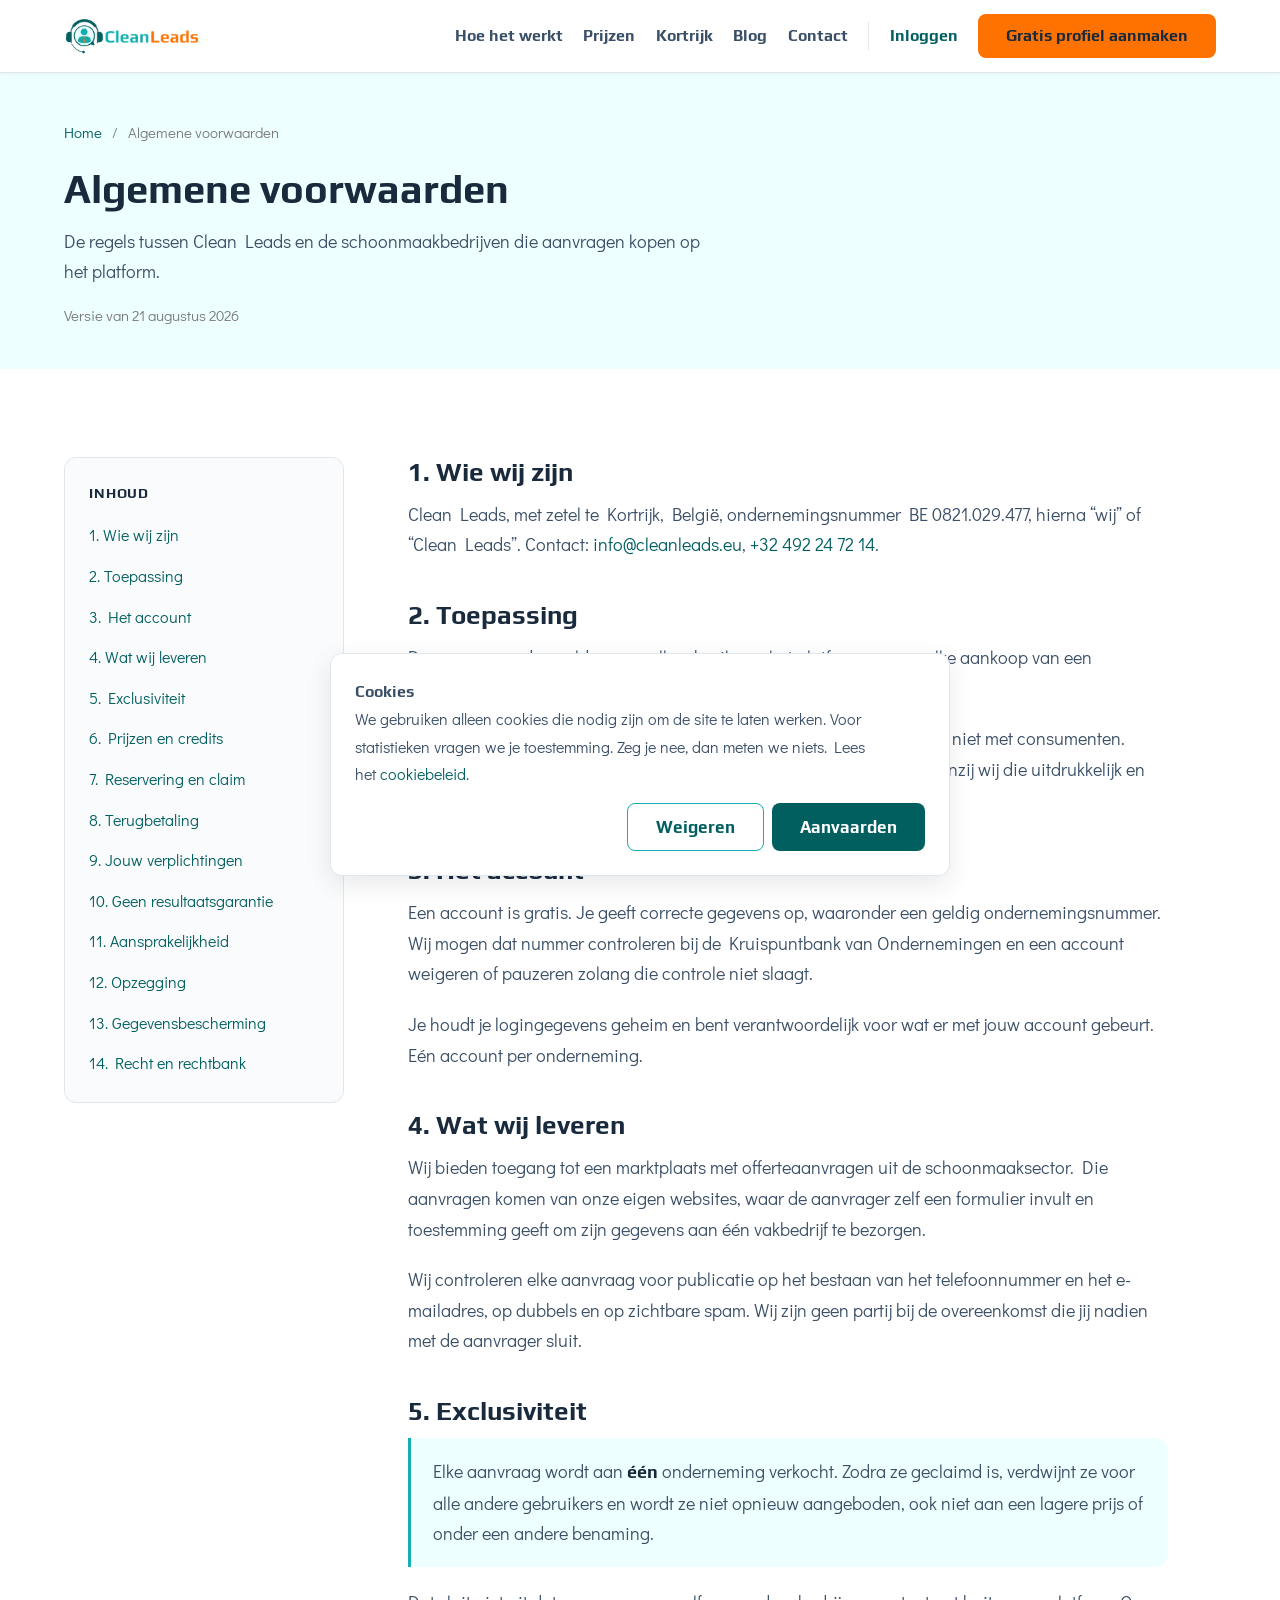
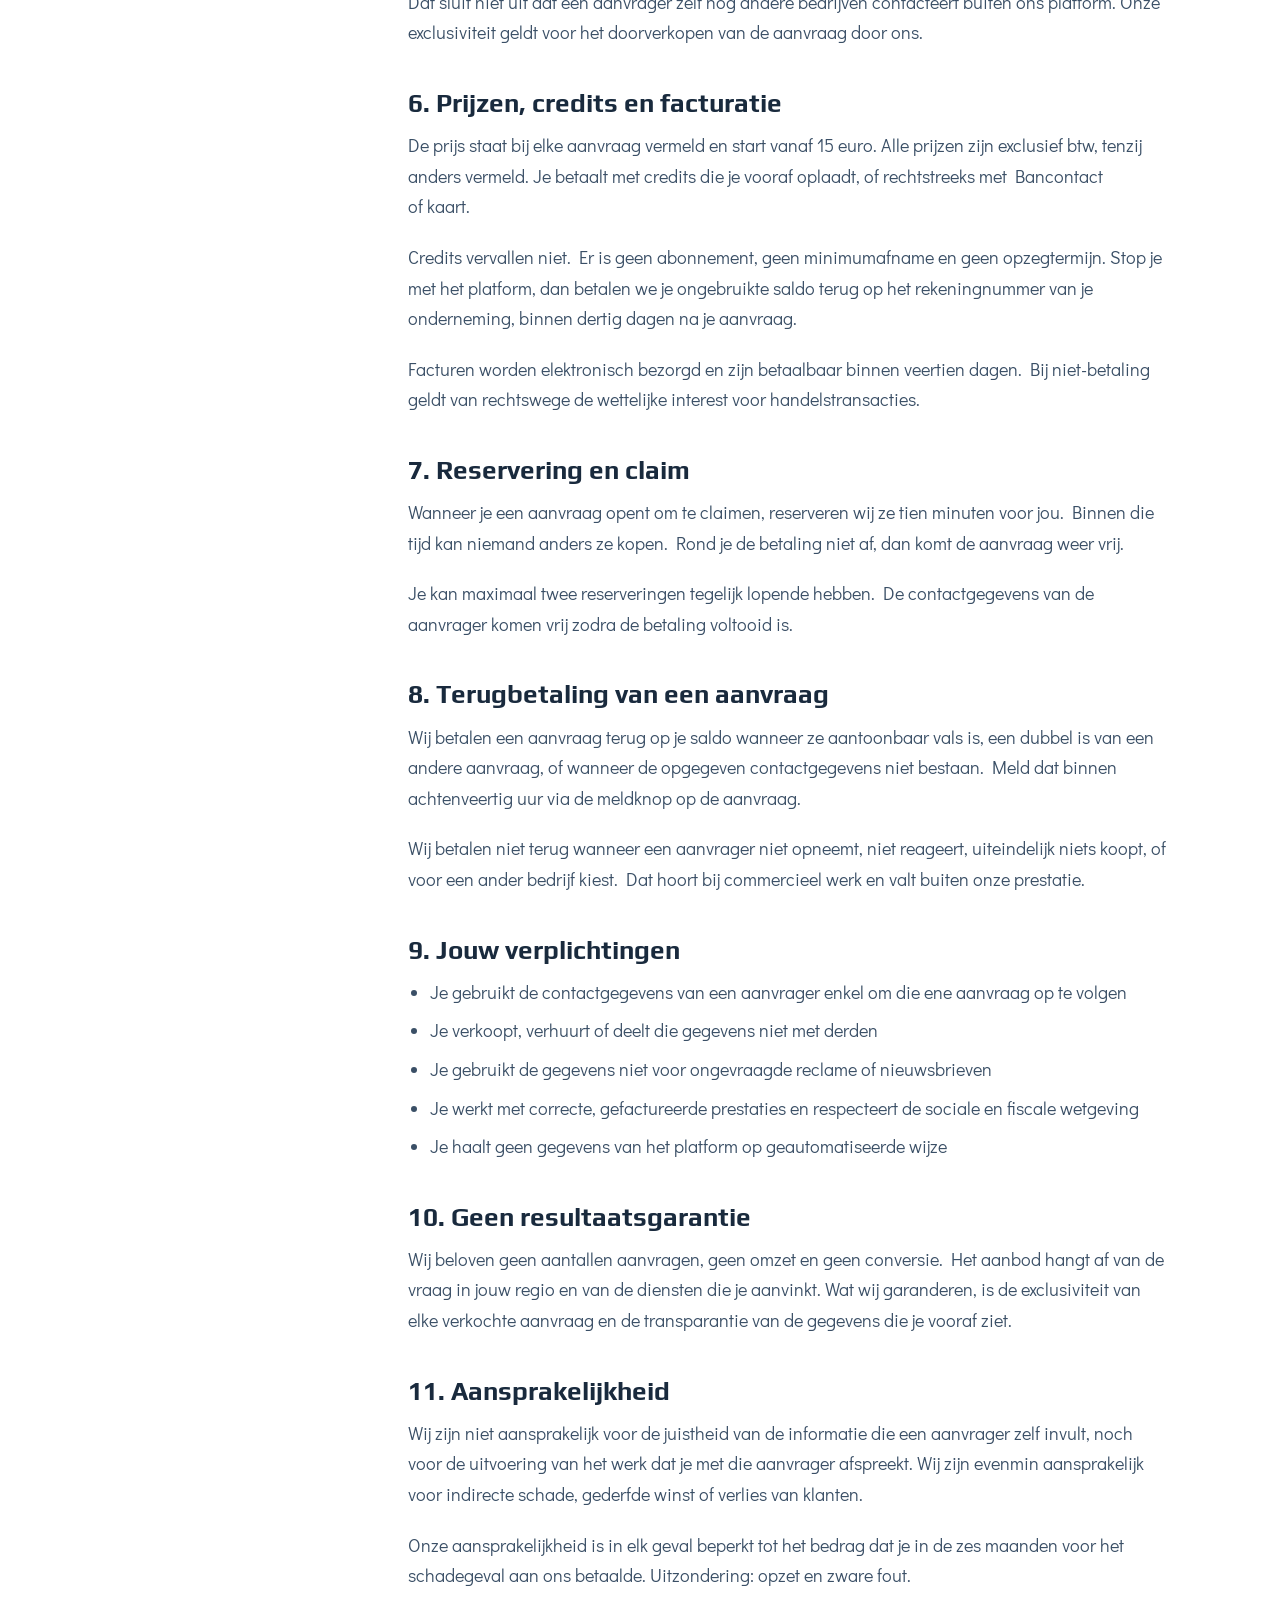
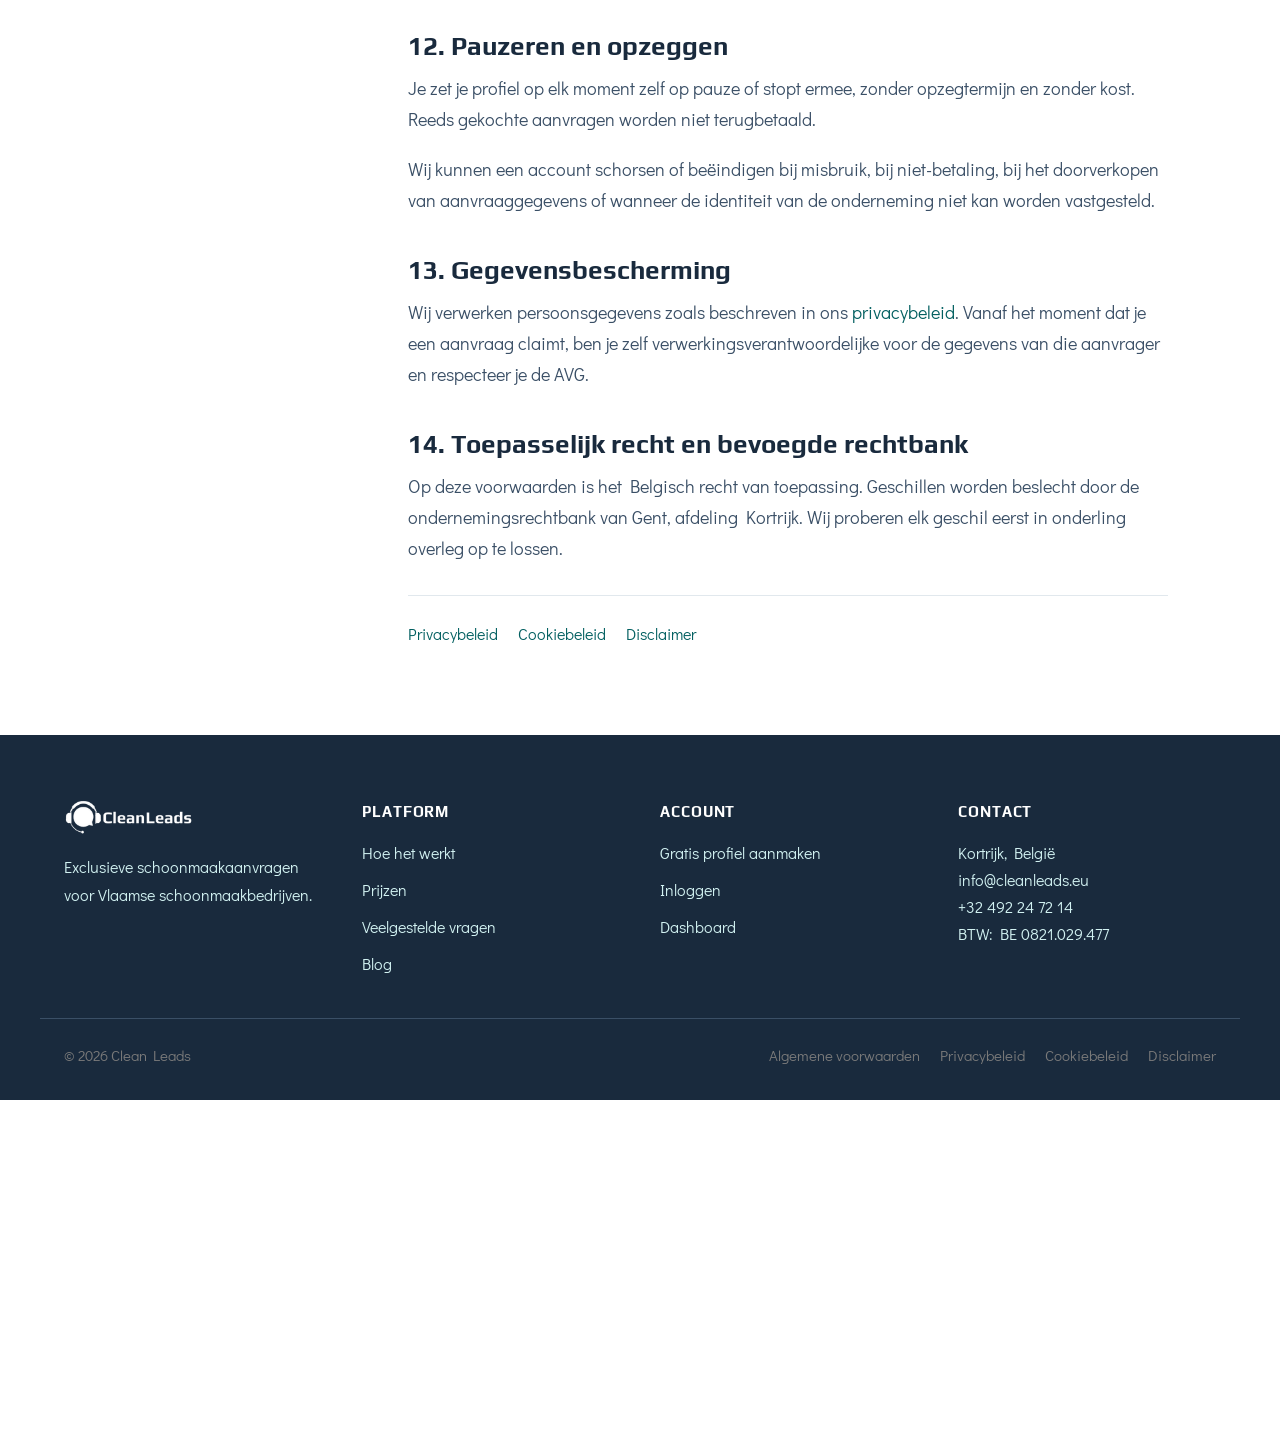
<file: algemene-voorwaarden/index.html>
<!doctype html><title>Redirecting to: /voorwaarden</title><meta http-equiv="refresh" content="0;url=/voorwaarden"><meta name="robots" content="noindex"><link rel="canonical" href="https://cleanleads.eu/voorwaarden"><body>	<a href="/voorwaarden">Redirecting from <code>/algemene-voorwaarden/</code> to <code>/voorwaarden</code></a></body>
</file>
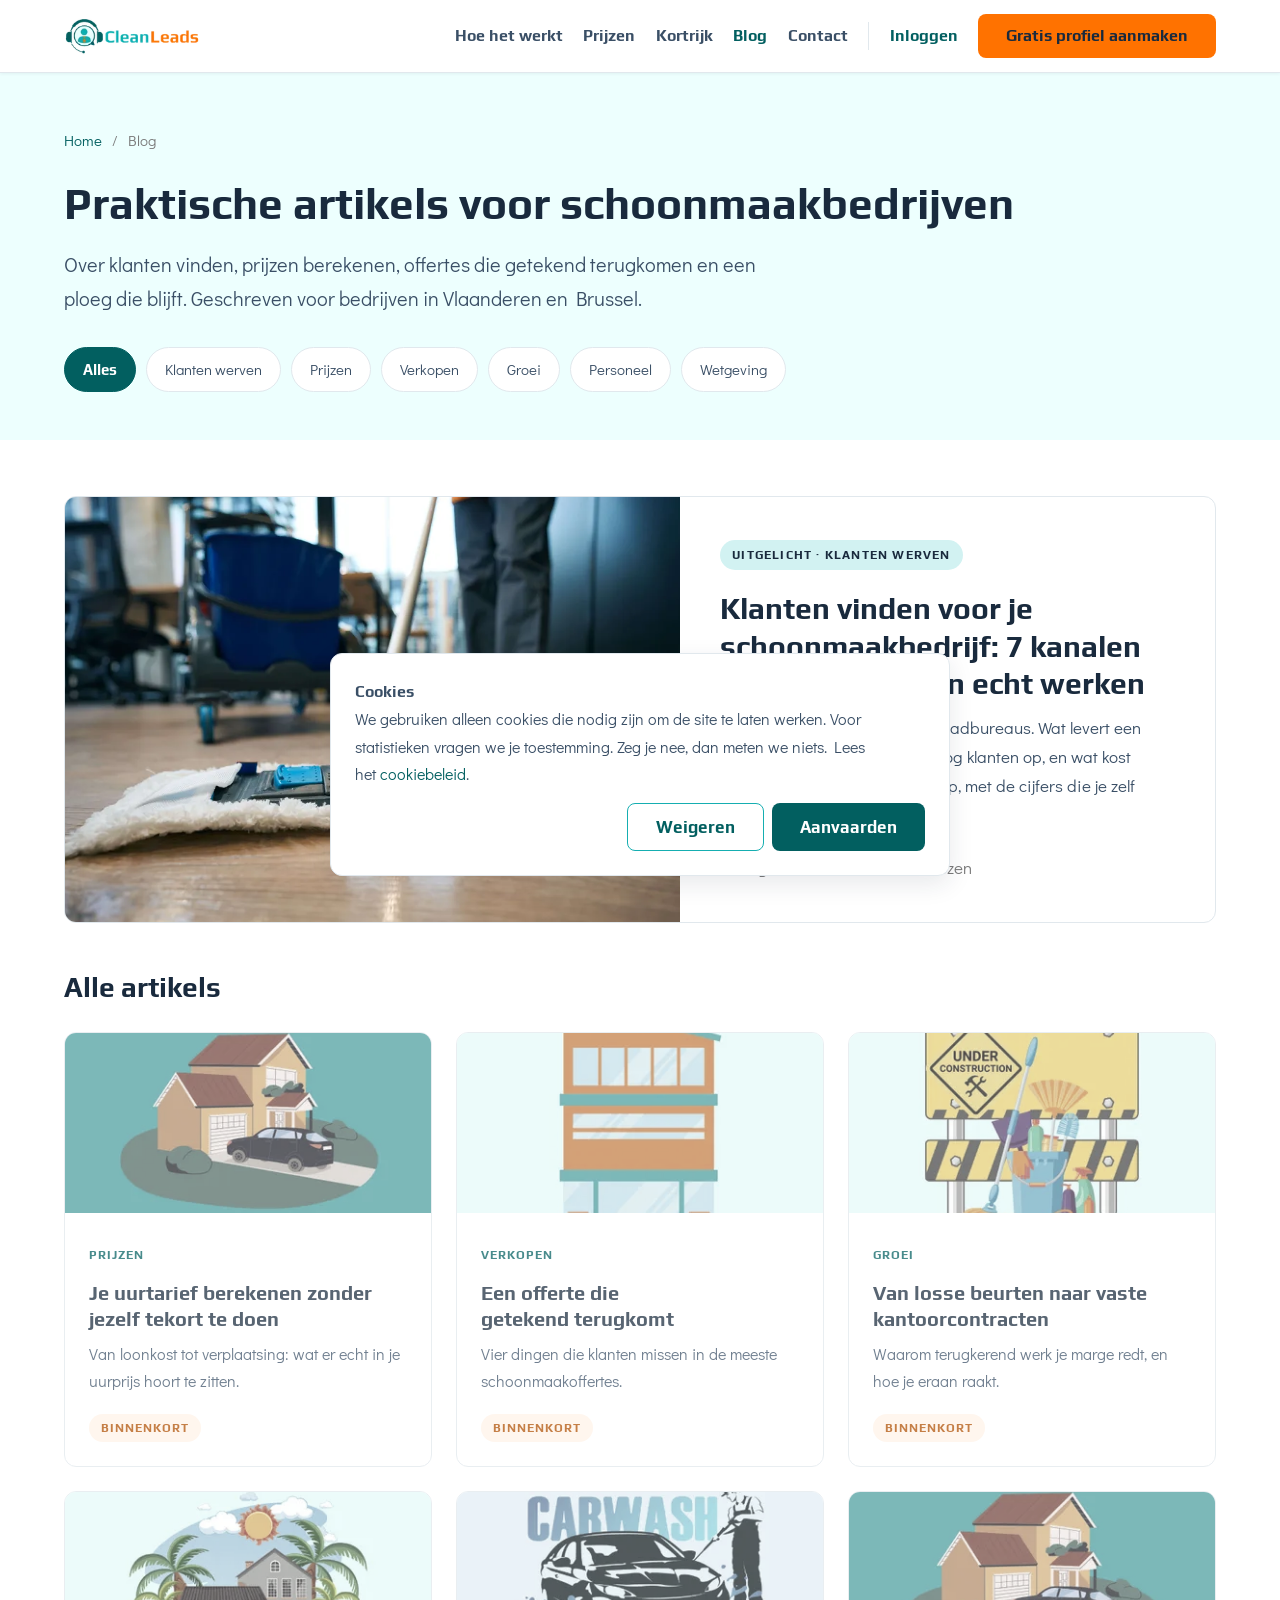
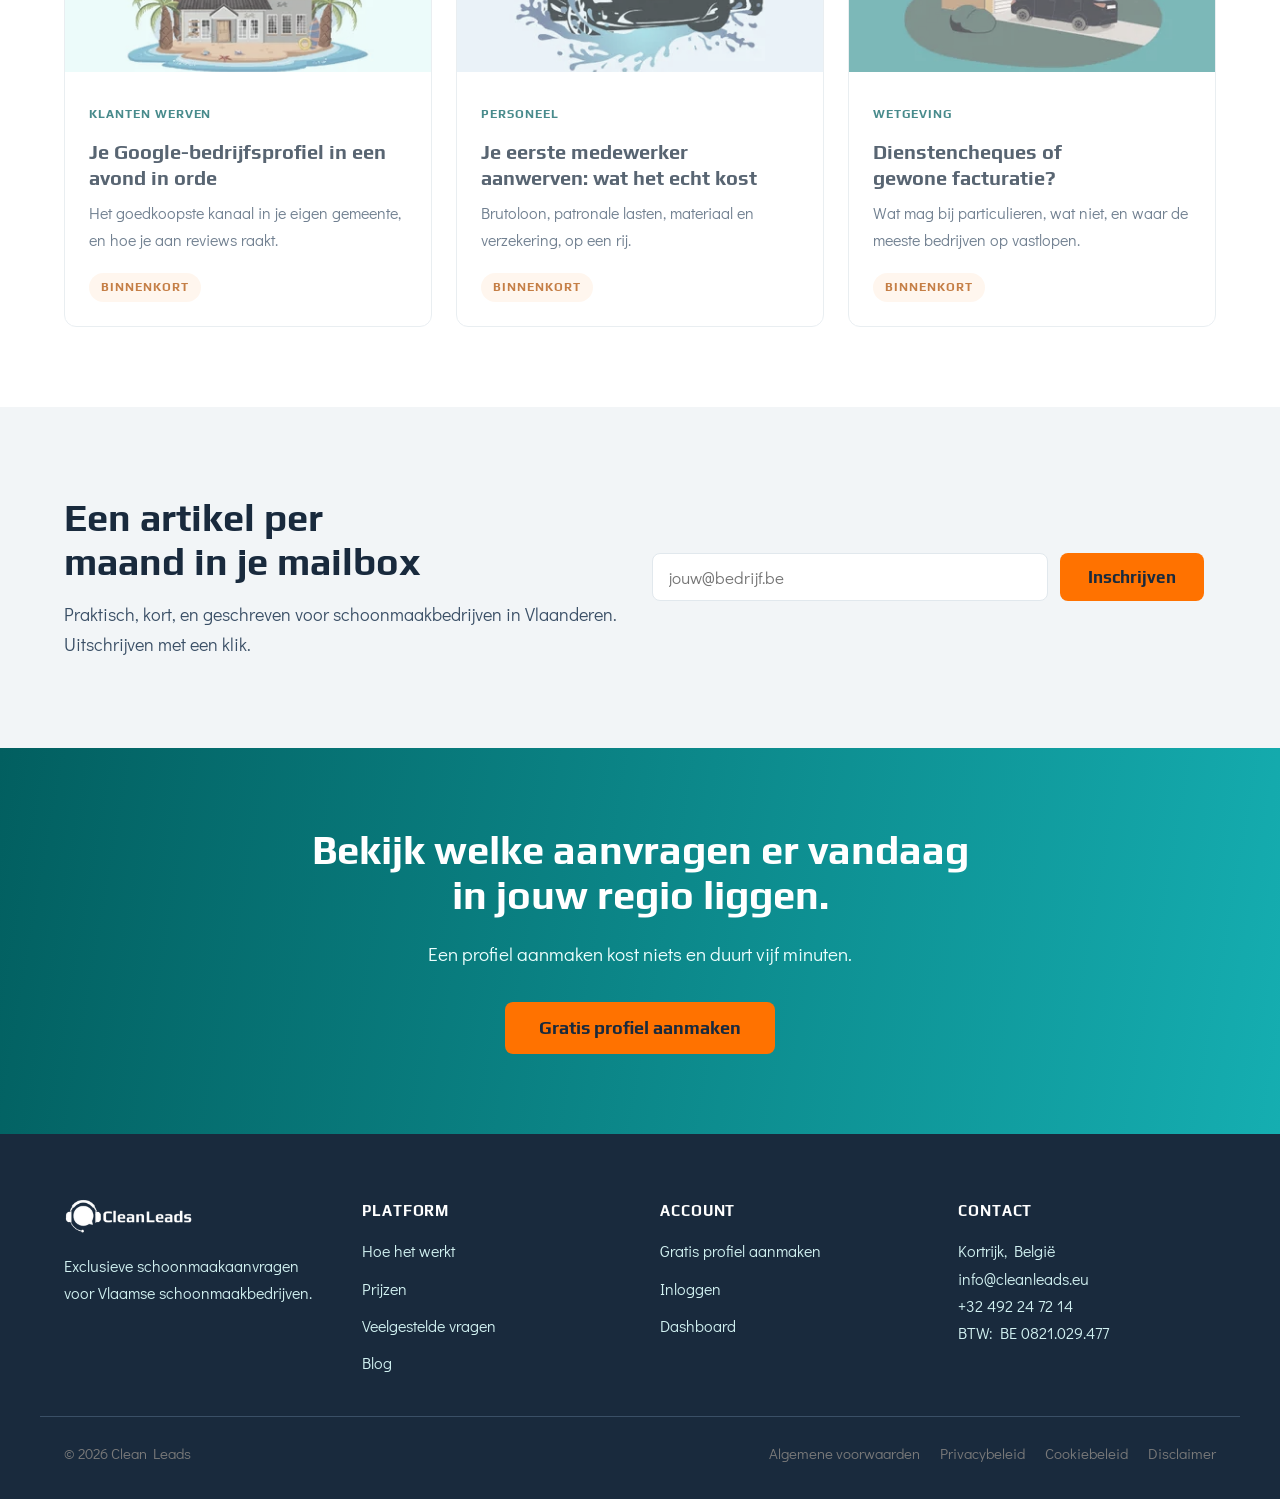
<file: blog/index.html>
<!DOCTYPE html><html lang="nl-BE" data-astro-cid-sbfv7vrk> <head><meta charset="utf-8"><meta name="viewport" content="width=device-width, initial-scale=1"><title>Blog voor schoonmaakbedrijven | Clean Leads</title><meta name="description" content="Praktische artikels over klanten vinden, prijzen berekenen, offertes en personeel. Geschreven voor schoonmaakbedrijven in Vlaanderen en Brussel."><link rel="canonical" href="https://cleanleads.eu/blog"><meta name="robots" content="noindex, nofollow"><meta property="og:type" content="website"><meta property="og:site_name" content="Clean Leads"><meta property="og:locale" content="nl_BE"><meta property="og:title" content="Blog voor schoonmaakbedrijven | Clean Leads"><meta property="og:description" content="Praktische artikels over klanten vinden, prijzen berekenen, offertes en personeel. Geschreven voor schoonmaakbedrijven in Vlaanderen en Brussel."><meta property="og:url" content="https://cleanleads.eu/blog"><meta name="twitter:card" content="summary_large_image"><link rel="icon" href="/favicon.svg" type="image/svg+xml"><link rel="sitemap" href="/sitemap-index.xml"><link rel="preconnect" href="https://fonts.googleapis.com"><link rel="preconnect" href="https://fonts.gstatic.com" crossorigin><link rel="stylesheet" href="https://fonts.googleapis.com/css2?family=Play:wght@400;700&family=Didact+Gothic&display=swap"><script type="application/ld+json">{"@context":"https://schema.org","@type":"Blog","name":"Clean Leads blog","url":"https://cleanleads.eu/blog","description":"Praktische artikels voor schoonmaakbedrijven in Vlaanderen en Brussel."}</script><link rel="stylesheet" href="/_astro/cookiebeleid.CSggxvgJ.css">
<style>.cta[data-astro-cid-hq4e6jos]{background:linear-gradient(100deg,var(--cl-teal-donker) 0%,var(--cl-teal) 100%);color:var(--cl-wit);padding-block:80px}.cta-binnen[data-astro-cid-hq4e6jos]{max-width:820px;margin-inline:auto;text-align:center}.cta[data-astro-cid-hq4e6jos] h2[data-astro-cid-hq4e6jos]{font-size:clamp(26px,4.4vw,40px);line-height:1.12;color:var(--cl-wit);margin:0}.cta[data-astro-cid-hq4e6jos] h2[data-astro-cid-hq4e6jos] span[data-astro-cid-hq4e6jos]{display:block;text-wrap:balance}.cta[data-astro-cid-hq4e6jos] p[data-astro-cid-hq4e6jos]{font-size:19px;color:var(--cl-teal-zeer-licht);margin:20px auto 32px;max-width:620px}.cta-knoppen[data-astro-cid-hq4e6jos]{display:flex;flex-wrap:wrap;gap:12px;justify-content:center}@media(max-width:600px){.cta-knoppen[data-astro-cid-hq4e6jos] .knop[data-astro-cid-hq4e6jos]{width:100%}}
</style>
<link rel="stylesheet" href="/_astro/index.DWV-K9SG.css"></head> <body data-astro-cid-sbfv7vrk> <a class="overslaan" href="#inhoud" data-astro-cid-sbfv7vrk>Naar de inhoud</a> <header class="kop" data-astro-cid-3ef6ksr2> <div class="omhulsel kop-binnen" data-astro-cid-3ef6ksr2> <a href="/" class="merk" aria-label="Clean Leads, naar de startpagina" data-astro-cid-3ef6ksr2> <img src="/_astro/logo-cleanleads.z0na8-ZU_2vH8Q3.webp" srcset="/_astro/logo-cleanleads.z0na8-ZU_1lVQsi.webp 200w, /_astro/logo-cleanleads.z0na8-ZU_ZtH8X0.webp 400w" alt="Clean Leads" sizes="200px" loading="eager" data-astro-cid-3ef6ksr2="true" decoding="async" fetchpriority="auto" width="408" height="115"> </a> <a href="https://app.cleanleads.eu/registreren" class="knop knop-primair kop-knop-mobiel" data-astro-cid-3ef6ksr2>Gratis profiel</a> <input type="checkbox" id="menu-schakelaar" class="menu-schakelaar" hidden data-astro-cid-3ef6ksr2> <label for="menu-schakelaar" class="hamburger" data-astro-cid-3ef6ksr2> <span class="sr-only" data-astro-cid-3ef6ksr2>Menu openen of sluiten</span> <span class="hamburger-streep" aria-hidden="true" data-astro-cid-3ef6ksr2></span> </label> <nav class="nav" aria-label="Hoofdmenu" data-astro-cid-3ef6ksr2> <a href="/#hoe-het-werkt" data-astro-cid-3ef6ksr2>Hoe het werkt</a> <a href="/#prijzen" data-astro-cid-3ef6ksr2>Prijzen</a> <a href="/kortrijk" data-astro-cid-3ef6ksr2>Kortrijk</a> <a href="/blog" aria-current="page" class="huidig" data-astro-cid-3ef6ksr2>Blog</a> <a href="/contact" data-astro-cid-3ef6ksr2>Contact</a> <a href="https://app.cleanleads.eu/inloggen" class="nav-inloggen" data-astro-cid-3ef6ksr2>Inloggen</a> <a href="https://app.cleanleads.eu/registreren" class="knop knop-primair nav-knop" data-astro-cid-3ef6ksr2>Gratis profiel aanmaken</a> </nav> </div> </header>  <main id="inhoud" data-astro-cid-sbfv7vrk>  <section class="sectie-teal kopblok" data-astro-cid-5tznm7mj> <div class="omhulsel" data-astro-cid-5tznm7mj> <nav class="kruimel" aria-label="Kruimelpad" data-astro-cid-5tznm7mj><a href="/" data-astro-cid-5tznm7mj>Home</a><span data-astro-cid-5tznm7mj>/</span><span data-astro-cid-5tznm7mj>Blog</span></nav> <h1 data-astro-cid-5tznm7mj>Praktische artikels voor schoonmaakbedrijven</h1> <p class="lead" data-astro-cid-5tznm7mj>Over klanten vinden, prijzen berekenen, offertes die getekend terugkomen en een ploeg die blijft. Geschreven voor bedrijven in Vlaanderen en Brussel.</p> <ul class="filters" data-astro-cid-5tznm7mj> <li class="chip chip-actief" data-astro-cid-5tznm7mj>Alles</li><li class="chip chip-rust" data-astro-cid-5tznm7mj>Klanten werven</li><li class="chip chip-rust" data-astro-cid-5tznm7mj>Prijzen</li><li class="chip chip-rust" data-astro-cid-5tznm7mj>Verkopen</li><li class="chip chip-rust" data-astro-cid-5tznm7mj>Groei</li><li class="chip chip-rust" data-astro-cid-5tznm7mj>Personeel</li><li class="chip chip-rust" data-astro-cid-5tznm7mj>Wetgeving</li> </ul> </div> </section> <section class="uitgelicht-sectie" data-astro-cid-5tznm7mj> <div class="omhulsel" data-astro-cid-5tznm7mj> <a href="/blog/klanten-vinden-schoonmaakbedrijf" class="uitgelicht kaart-hover" data-astro-cid-5tznm7mj> <img src="/_astro/schoonmakers-kantoor.Ck50cZgy_ZlX0pW.webp" srcset="/_astro/schoonmakers-kantoor.Ck50cZgy_2adfAF.webp 600w, /_astro/schoonmakers-kantoor.Ck50cZgy_1hEY1r.webp 900w" alt="Schoonmaker aan het werk in een kantoorruimte" sizes="(max-width: 1000px) 100vw, 620px" loading="eager" data-astro-cid-5tznm7mj="true" decoding="async" fetchpriority="auto" width="7008" height="4672" class="uitgelicht-beeld"> <div class="uitgelicht-tekst" data-astro-cid-5tznm7mj> <span class="label" data-astro-cid-5tznm7mj>Uitgelicht &middot; Klanten werven</span> <h2 data-astro-cid-5tznm7mj>Klanten vinden voor je schoonmaakbedrijf: 7 kanalen die in Vlaanderen echt werken</h2> <p data-astro-cid-5tznm7mj>Flyers, Facebook, Google Ads, leadbureaus. Wat levert een schoonmaakbedrijf vandaag nog klanten op, en wat kost vooral tijd? Een eerlijke doorloop, met de cijfers die je zelf kan narekenen.</p> <p class="meta" data-astro-cid-5tznm7mj>21 augustus 2026 &middot; 9 minuten lezen</p> </div> </a> </div> </section><section class="lijst-sectie" data-astro-cid-5tznm7mj> <div class="omhulsel" data-astro-cid-5tznm7mj> <h2 class="lijst-kop" data-astro-cid-5tznm7mj>Alle artikels</h2> <div class="raster" data-astro-cid-5tznm7mj>  <article class="kaart-art gepland" aria-label="Je uurtarief berekenen zonder jezelf tekort te doen, wordt binnenkort gepubliceerd" data-astro-cid-5tznm7mj> <img src="/_astro/particulieren.DcFzqibW_Z1GfW7K.webp" srcset="/_astro/particulieren.DcFzqibW_Z1H1Gs6.webp 380w, /_astro/particulieren.DcFzqibW_Z1GfW7K.webp 500w" alt="Schoonmaak van een woonkamer" sizes="(max-width: 900px) 100vw, 380px" loading="lazy" data-astro-cid-5tznm7mj="true" decoding="async" fetchpriority="auto" width="500" height="500" class="kaart-beeld"> <div class="kaart-tekst" data-astro-cid-5tznm7mj> <span class="cat" data-astro-cid-5tznm7mj>Prijzen</span> <p class="titel" data-astro-cid-5tznm7mj>Je uurtarief berekenen zonder jezelf tekort te doen</p> <p class="samenvatting" data-astro-cid-5tznm7mj>Van loonkost tot verplaatsing: wat er echt in je uurprijs hoort te zitten.</p> <p class="meta binnenkort" data-astro-cid-5tznm7mj>Binnenkort</p> </div> </article><article class="kaart-art gepland" aria-label="Een offerte die getekend terugkomt, wordt binnenkort gepubliceerd" data-astro-cid-5tznm7mj> <img src="/_astro/studio.BgAfJn_c_PfSGI.webp" srcset="/_astro/studio.BgAfJn_c_k2iJF.webp 380w, /_astro/studio.BgAfJn_c_PfSGI.webp 500w" alt="Schoonmaak van een studio" sizes="(max-width: 900px) 100vw, 380px" loading="lazy" data-astro-cid-5tznm7mj="true" decoding="async" fetchpriority="auto" width="500" height="500" class="kaart-beeld"> <div class="kaart-tekst" data-astro-cid-5tznm7mj> <span class="cat" data-astro-cid-5tznm7mj>Verkopen</span> <p class="titel" data-astro-cid-5tznm7mj>Een offerte die getekend terugkomt</p> <p class="samenvatting" data-astro-cid-5tznm7mj>Vier dingen die klanten missen in de meeste schoonmaakoffertes.</p> <p class="meta binnenkort" data-astro-cid-5tznm7mj>Binnenkort</p> </div> </article><article class="kaart-art gepland" aria-label="Van losse beurten naar vaste kantoorcontracten, wordt binnenkort gepubliceerd" data-astro-cid-5tznm7mj> <img src="/_astro/verbouwing.CT8RJVEa_p58ve.webp" srcset="/_astro/verbouwing.CT8RJVEa_StSqY.webp 380w, /_astro/verbouwing.CT8RJVEa_p58ve.webp 500w" alt="Schoonmaak na verbouwing" sizes="(max-width: 900px) 100vw, 380px" loading="lazy" data-astro-cid-5tznm7mj="true" decoding="async" fetchpriority="auto" width="500" height="500" class="kaart-beeld"> <div class="kaart-tekst" data-astro-cid-5tznm7mj> <span class="cat" data-astro-cid-5tznm7mj>Groei</span> <p class="titel" data-astro-cid-5tznm7mj>Van losse beurten naar vaste kantoorcontracten</p> <p class="samenvatting" data-astro-cid-5tznm7mj>Waarom terugkerend werk je marge redt, en hoe je eraan raakt.</p> <p class="meta binnenkort" data-astro-cid-5tznm7mj>Binnenkort</p> </div> </article><article class="kaart-art gepland" aria-label="Je Google-bedrijfsprofiel in een avond in orde, wordt binnenkort gepubliceerd" data-astro-cid-5tznm7mj> <img src="/_astro/vakantiewoning.BPWAKSXX_2lY7xC.webp" srcset="/_astro/vakantiewoning.BPWAKSXX_VIm7n.webp 380w, /_astro/vakantiewoning.BPWAKSXX_2lY7xC.webp 500w" alt="Schoonmaak van een vakantiewoning" sizes="(max-width: 900px) 100vw, 380px" loading="lazy" data-astro-cid-5tznm7mj="true" decoding="async" fetchpriority="auto" width="500" height="500" class="kaart-beeld"> <div class="kaart-tekst" data-astro-cid-5tznm7mj> <span class="cat" data-astro-cid-5tznm7mj>Klanten werven</span> <p class="titel" data-astro-cid-5tznm7mj>Je Google-bedrijfsprofiel in een avond in orde</p> <p class="samenvatting" data-astro-cid-5tznm7mj>Het goedkoopste kanaal in je eigen gemeente, en hoe je aan reviews raakt.</p> <p class="meta binnenkort" data-astro-cid-5tznm7mj>Binnenkort</p> </div> </article><article class="kaart-art gepland" aria-label="Je eerste medewerker aanwerven: wat het echt kost, wordt binnenkort gepubliceerd" data-astro-cid-5tznm7mj> <img src="/_astro/carwash.DdoLypt7_Z10HCiw.webp" srcset="/_astro/carwash.DdoLypt7_2qEWn7.webp 380w, /_astro/carwash.DdoLypt7_Z10HCiw.webp 500w" alt="Auto wassen aan huis" sizes="(max-width: 900px) 100vw, 380px" loading="lazy" data-astro-cid-5tznm7mj="true" decoding="async" fetchpriority="auto" width="500" height="500" class="kaart-beeld"> <div class="kaart-tekst" data-astro-cid-5tznm7mj> <span class="cat" data-astro-cid-5tznm7mj>Personeel</span> <p class="titel" data-astro-cid-5tznm7mj>Je eerste medewerker aanwerven: wat het echt kost</p> <p class="samenvatting" data-astro-cid-5tznm7mj>Brutoloon, patronale lasten, materiaal en verzekering, op een rij.</p> <p class="meta binnenkort" data-astro-cid-5tznm7mj>Binnenkort</p> </div> </article><article class="kaart-art gepland" aria-label="Dienstencheques of gewone facturatie?, wordt binnenkort gepubliceerd" data-astro-cid-5tznm7mj> <img src="/_astro/particulieren.DcFzqibW_Z1GfW7K.webp" srcset="/_astro/particulieren.DcFzqibW_Z1H1Gs6.webp 380w, /_astro/particulieren.DcFzqibW_Z1GfW7K.webp 500w" alt="Schoonmaker in een woning" sizes="(max-width: 900px) 100vw, 380px" loading="lazy" data-astro-cid-5tznm7mj="true" decoding="async" fetchpriority="auto" width="500" height="500" class="kaart-beeld"> <div class="kaart-tekst" data-astro-cid-5tznm7mj> <span class="cat" data-astro-cid-5tznm7mj>Wetgeving</span> <p class="titel" data-astro-cid-5tznm7mj>Dienstencheques of gewone facturatie?</p> <p class="samenvatting" data-astro-cid-5tznm7mj>Wat mag bij particulieren, wat niet, en waar de meeste bedrijven op vastlopen.</p> <p class="meta binnenkort" data-astro-cid-5tznm7mj>Binnenkort</p> </div> </article> </div> </div> </section> <section class="sectie sectie-grijs" data-astro-cid-5tznm7mj> <div class="omhulsel nieuwsbrief" data-astro-cid-5tznm7mj> <div data-astro-cid-5tznm7mj> <h2 data-astro-cid-5tznm7mj>Een artikel per maand in je mailbox</h2> <p data-astro-cid-5tznm7mj>Praktisch, kort, en geschreven voor schoonmaakbedrijven in Vlaanderen. Uitschrijven met een klik.</p> </div> <form class="inschrijven" novalidate id="nieuwsbriefformulier" data-endpoint="https://app.cleanleads.eu/api/nieuwsbrief" data-astro-cid-5tznm7mj> <label class="sr-only" for="nieuwsbrief-mail" data-astro-cid-5tznm7mj>E-mailadres</label> <input id="nieuwsbrief-mail" type="email" name="email" placeholder="jouw@bedrijf.be" autocomplete="email" required data-astro-cid-5tznm7mj> <div class="val" aria-hidden="true" data-astro-cid-5tznm7mj> <label data-astro-cid-5tznm7mj>Website<input type="text" name="website" tabindex="-1" autocomplete="off" data-astro-cid-5tznm7mj></label> </div> <button type="submit" class="knop knop-primair" data-astro-cid-5tznm7mj>Inschrijven</button> <p class="inschrijf-status" data-status role="status" aria-live="polite" data-astro-cid-5tznm7mj></p> </form> </div> </section> <section class="cta" data-astro-cid-hq4e6jos> <div class="omhulsel cta-binnen" data-astro-cid-hq4e6jos> <h2 data-astro-cid-hq4e6jos> <span data-astro-cid-hq4e6jos>Bekijk welke aanvragen er vandaag</span> <span data-astro-cid-hq4e6jos>in jouw regio liggen.</span> </h2> <p data-astro-cid-hq4e6jos>Een profiel aanmaken kost niets en duurt vijf minuten.</p> <div class="cta-knoppen" data-astro-cid-hq4e6jos> <a href="https://app.cleanleads.eu/registreren" class="knop knop-primair knop-groot" data-astro-cid-hq4e6jos>Gratis profiel aanmaken</a>  </div> </div> </section>   </main> <footer class="voet" data-astro-cid-sz7xmlte> <div class="omhulsel voet-raster" data-astro-cid-sz7xmlte> <div data-astro-cid-sz7xmlte> <img src="/_astro/logo-cleanleads.z0na8-ZU_2vH8Q3.webp" srcset="/_astro/logo-cleanleads.z0na8-ZU_1lVQsi.webp 200w, /_astro/logo-cleanleads.z0na8-ZU_ZtH8X0.webp 400w" alt="Clean Leads" sizes="200px" loading="lazy" data-astro-cid-sz7xmlte="true" decoding="async" fetchpriority="auto" width="408" height="115" class="voet-logo"> <p class="voet-claim" data-astro-cid-sz7xmlte>Exclusieve schoonmaakaanvragen voor Vlaamse schoonmaakbedrijven.</p> </div> <nav aria-labelledby="voet-platform" data-astro-cid-sz7xmlte> <p class="voet-kop" id="voet-platform" data-astro-cid-sz7xmlte>Platform</p> <a href="/#hoe-het-werkt" data-astro-cid-sz7xmlte>Hoe het werkt</a> <a href="/#prijzen" data-astro-cid-sz7xmlte>Prijzen</a> <a href="/#faq" data-astro-cid-sz7xmlte>Veelgestelde vragen</a> <a href="/blog/" data-astro-cid-sz7xmlte>Blog</a> </nav> <nav aria-labelledby="voet-account" data-astro-cid-sz7xmlte> <p class="voet-kop" id="voet-account" data-astro-cid-sz7xmlte>Account</p> <a href="https://app.cleanleads.eu/registreren" data-astro-cid-sz7xmlte>Gratis profiel aanmaken</a> <a href="https://app.cleanleads.eu/inloggen" data-astro-cid-sz7xmlte>Inloggen</a> <a href="https://app.cleanleads.eu" data-astro-cid-sz7xmlte>Dashboard</a> </nav> <div data-astro-cid-sz7xmlte> <p class="voet-kop" data-astro-cid-sz7xmlte>Contact</p> <address class="voet-nap" data-astro-cid-sz7xmlte> Kortrijk, België<br data-astro-cid-sz7xmlte> <a href="mailto:info@cleanleads.eu" data-astro-cid-sz7xmlte>info@cleanleads.eu</a><br data-astro-cid-sz7xmlte> <a href="tel:+32492247214" data-astro-cid-sz7xmlte>+32 492 24 72 14</a><br data-astro-cid-sz7xmlte>
BTW: BE 0821.029.477 </address> </div> </div> <div class="omhulsel voet-onder" data-astro-cid-sz7xmlte> <span data-astro-cid-sz7xmlte>&copy; 2026 Clean Leads</span> <nav class="voet-juridisch" aria-label="Juridisch" data-astro-cid-sz7xmlte> <a href="/voorwaarden" data-astro-cid-sz7xmlte>Algemene voorwaarden</a> <a href="/privacy" data-astro-cid-sz7xmlte>Privacybeleid</a> <a href="/cookiebeleid" data-astro-cid-sz7xmlte>Cookiebeleid</a> <a href="/disclaimer" data-astro-cid-sz7xmlte>Disclaimer</a> </nav> </div> </footer>   <a href="#inhoud" class="naar-boven" id="naar-boven" data-astro-cid-wwad4mzf> <span class="sr-only" data-astro-cid-wwad4mzf>Naar boven</span> <svg xmlns="http://www.w3.org/2000/svg" width="22" height="22" viewBox="0 0 24 24" fill="none" stroke="currentColor" stroke-width="2" stroke-linecap="round" stroke-linejoin="round" aria-hidden="true" data-astro-cid-wwad4mzf><path d="m18 15-6-6-6 6" data-astro-cid-wwad4mzf></path></svg> </a>  <script type="module">const n=document.getElementById("naar-boven");if(n){const e=()=>n.classList.toggle("zichtbaar",window.scrollY>600);e(),window.addEventListener("scroll",e,{passive:!0})}</script> <div class="cookie" id="cookiebanner" hidden data-astro-cid-4ir2z3gi> <div class="cookie-tekst" data-astro-cid-4ir2z3gi> <p class="cookie-kop" data-astro-cid-4ir2z3gi>Cookies</p> <p data-astro-cid-4ir2z3gi>
We gebruiken alleen cookies die nodig zijn om de site te laten werken. Voor statistieken
      vragen we je toestemming. Zeg je nee, dan meten we niets. Lees het
<a href="/cookiebeleid" data-astro-cid-4ir2z3gi>cookiebeleid</a>.
</p> </div> <div class="cookie-knoppen" data-astro-cid-4ir2z3gi> <button type="button" class="knop knop-outline" data-cookie="weigeren" data-astro-cid-4ir2z3gi>Weigeren</button> <button type="button" class="knop knop-secundair" data-cookie="aanvaarden" data-astro-cid-4ir2z3gi>Aanvaarden</button> </div> </div>  <script type="module">const a="cl-toestemming",e=document.getElementById("cookiebanner");let o=null;try{o=localStorage.getItem(a)}catch{}o==="aanvaarden"||o!=="weigeren"&&e&&(e.hidden=!1);e?.querySelectorAll("[data-cookie]").forEach(t=>{t.addEventListener("click",()=>{const c=t.dataset.cookie;try{c&&localStorage.setItem(a,c)}catch{}e.hidden=!0})});document.querySelectorAll('[data-cookie="opnieuw"]').forEach(t=>{t.addEventListener("click",()=>{try{localStorage.removeItem(a)}catch{}e&&(e.hidden=!1,e.scrollIntoView({block:"nearest"}))})});</script>  </body> </html> <script type="module">const t=document.getElementById("nieuwsbriefformulier"),o=t?.querySelector("[data-status]"),a=t?.querySelector('button[type="submit"]');function e(i,n){o&&(o.textContent=i,o.dataset.soort=n)}t?.addEventListener("submit",async i=>{if(i.preventDefault(),!t||!a)return;const n=new FormData(t),s=String(n.get("email")??"").trim();if(!s)return e("Vul je e-mailadres in.","fout");a.disabled=!0,e("Bezig...","bezig");try{const r=await fetch(t.dataset.endpoint,{method:"POST",headers:{"Content-Type":"application/json"},body:JSON.stringify({email:s,website:n.get("website"),bron:location.pathname})}),u=await r.json().catch(()=>({}));r.ok&&u.ok?(t.reset(),e("Je staat op de lijst. Tot volgende maand.","gelukt")):e(u.fout??"Er ging iets mis. Probeer het straks opnieuw.","fout")}catch{e("We konden je inschrijving niet versturen.","fout")}finally{a.disabled=!1}});</script>
</file>
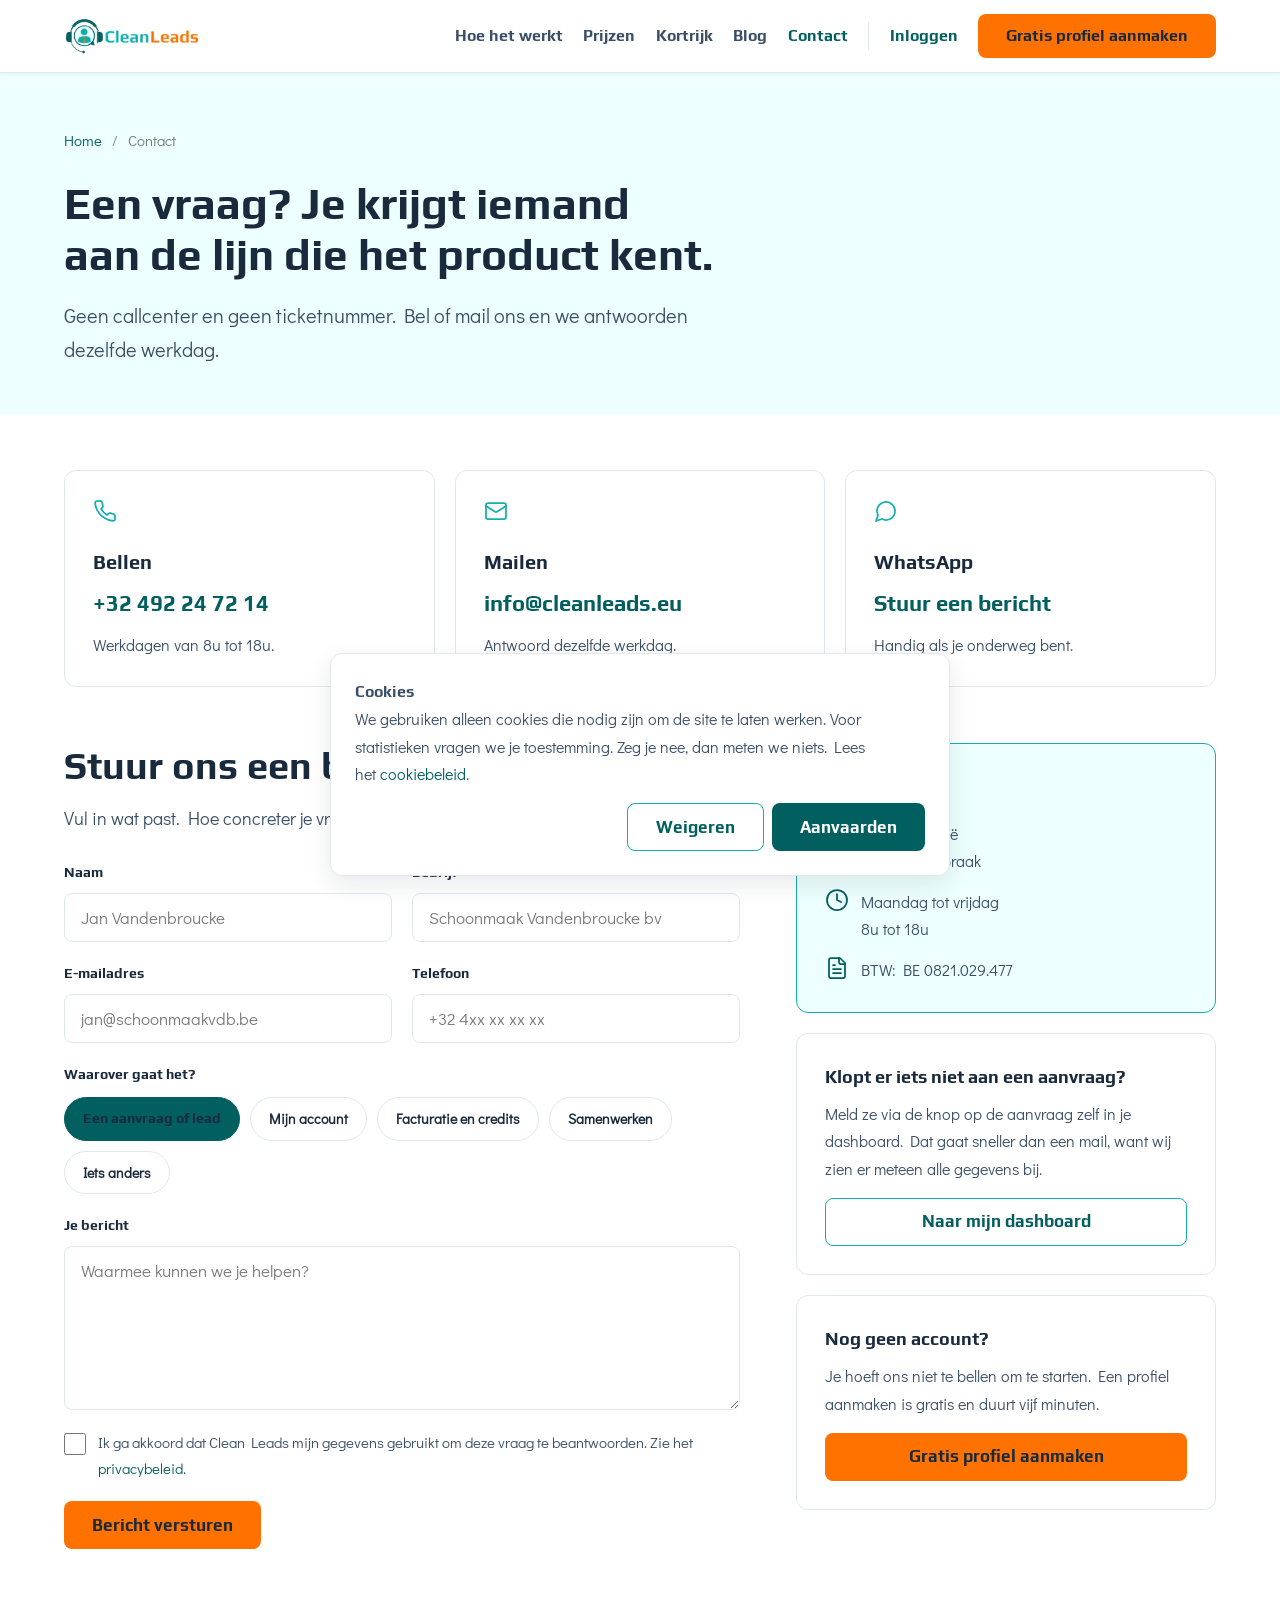
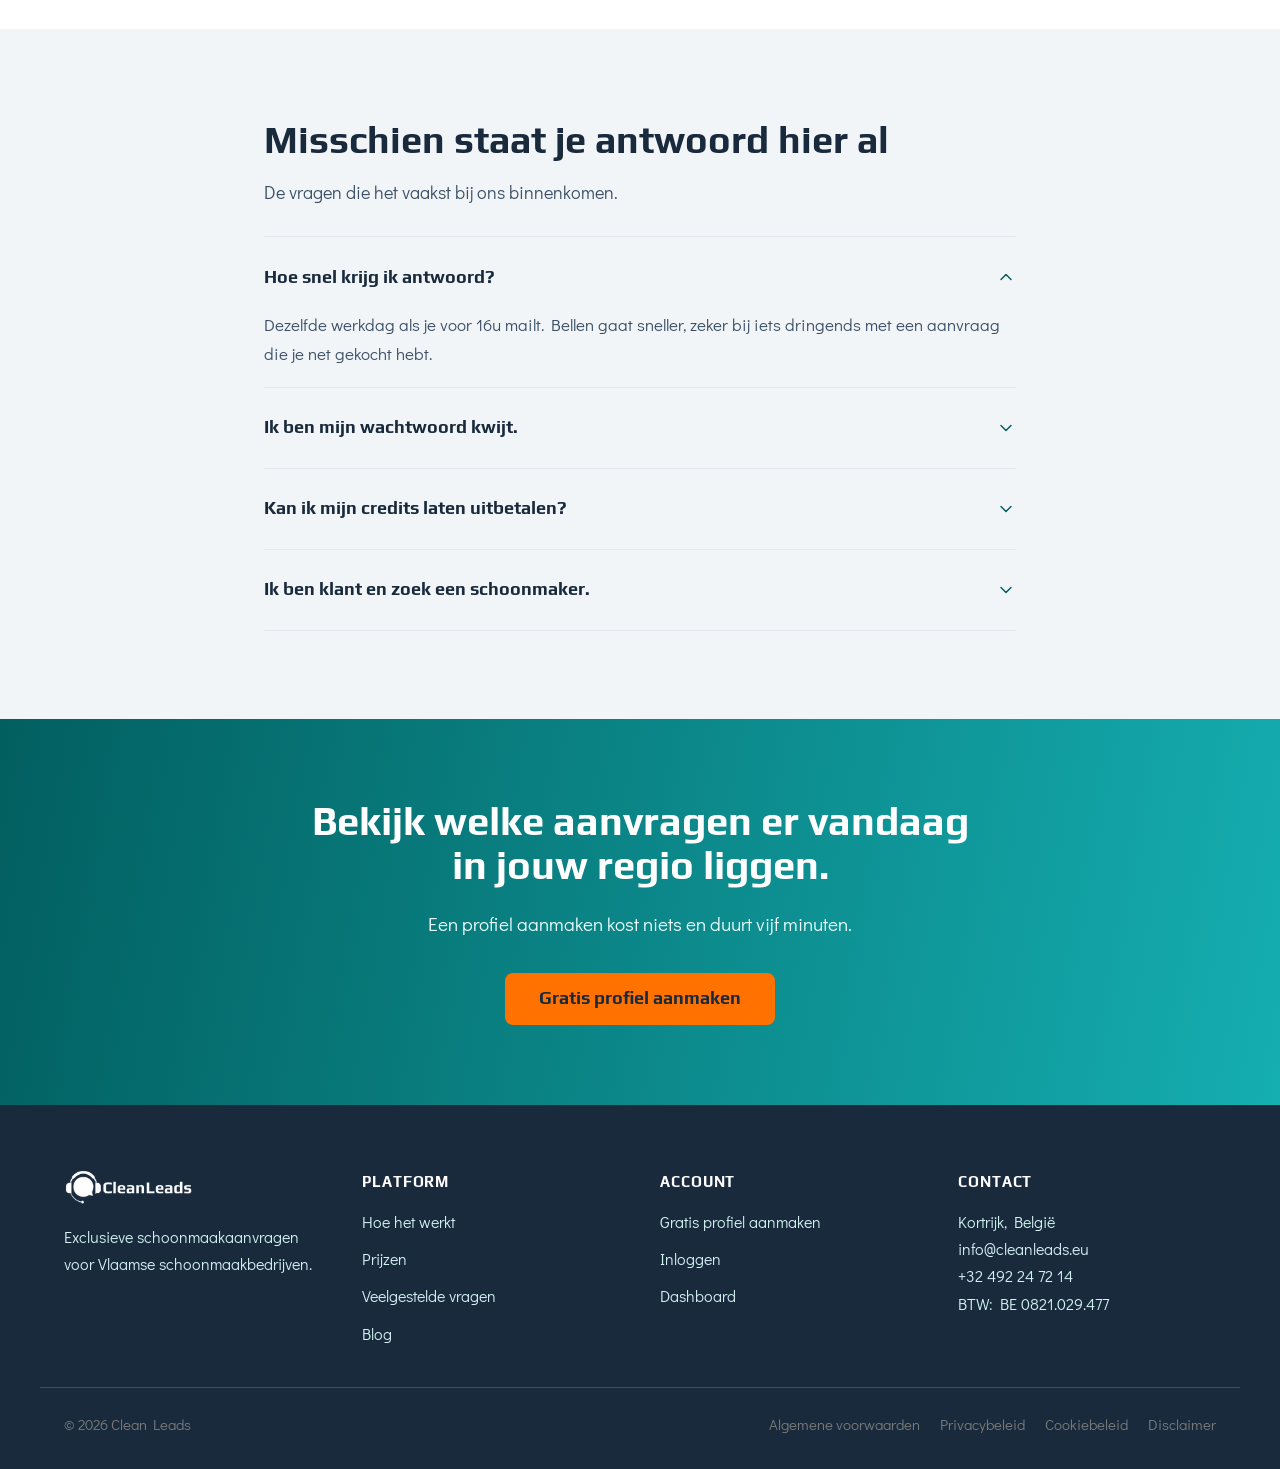
<file: contact/index.html>
<!DOCTYPE html><html lang="nl-BE" data-astro-cid-sbfv7vrk> <head><meta charset="utf-8"><meta name="viewport" content="width=device-width, initial-scale=1"><title>Contact | Clean Leads</title><meta name="description" content="Een vraag over exclusieve schoonmaakaanvragen? Bel, mail of stuur een WhatsApp. We antwoorden dezelfde werkdag."><link rel="canonical" href="https://cleanleads.eu/contact"><meta name="robots" content="noindex, nofollow"><meta property="og:type" content="website"><meta property="og:site_name" content="Clean Leads"><meta property="og:locale" content="nl_BE"><meta property="og:title" content="Contact | Clean Leads"><meta property="og:description" content="Een vraag over exclusieve schoonmaakaanvragen? Bel, mail of stuur een WhatsApp. We antwoorden dezelfde werkdag."><meta property="og:url" content="https://cleanleads.eu/contact"><meta name="twitter:card" content="summary_large_image"><link rel="icon" href="/favicon.svg" type="image/svg+xml"><link rel="sitemap" href="/sitemap-index.xml"><link rel="preconnect" href="https://fonts.googleapis.com"><link rel="preconnect" href="https://fonts.gstatic.com" crossorigin><link rel="stylesheet" href="https://fonts.googleapis.com/css2?family=Play:wght@400;700&family=Didact+Gothic&display=swap"><script type="application/ld+json">{"@context":"https://schema.org","@type":"ContactPage","name":"Contact","url":"https://cleanleads.eu/contact","mainEntity":{"@type":"Organization","name":"Clean Leads","email":"info@cleanleads.eu","telephone":"+32492247214","vatID":"BE 0821.029.477","address":{"@type":"PostalAddress","addressLocality":"Kortrijk","addressCountry":"BE"}}}</script><script type="application/ld+json">{"@context":"https://schema.org","@type":"FAQPage","mainEntity":[{"@type":"Question","name":"Hoe snel krijg ik antwoord?","acceptedAnswer":{"@type":"Answer","text":"Dezelfde werkdag als je voor 16u mailt. Bellen gaat sneller, zeker bij iets dringends met een aanvraag die je net gekocht hebt."}},{"@type":"Question","name":"Ik ben mijn wachtwoord kwijt.","acceptedAnswer":{"@type":"Answer","text":"Gebruik de link wachtwoord vergeten op de inlogpagina. Lukt het niet, bel ons dan even, dan zetten we het samen recht."}},{"@type":"Question","name":"Kan ik mijn credits laten uitbetalen?","acceptedAnswer":{"@type":"Answer","text":"Ja. Stop je met het platform, dan storten we je ongebruikte saldo terug. Mail ons met je btw-nummer en rekeningnummer."}},{"@type":"Question","name":"Ik ben klant en zoek een schoonmaker.","acceptedAnswer":{"@type":"Answer","text":"Clean Leads werkt met schoonmaakbedrijven, niet rechtstreeks met particulieren. Zoek je zelf een schoonmaker, vul dan een aanvraag in op een van onze websites. Een bedrijf uit je gemeente neemt daarna contact op."}}]}</script><link rel="stylesheet" href="/_astro/cookiebeleid.CSggxvgJ.css">
<style>.cta[data-astro-cid-hq4e6jos]{background:linear-gradient(100deg,var(--cl-teal-donker) 0%,var(--cl-teal) 100%);color:var(--cl-wit);padding-block:80px}.cta-binnen[data-astro-cid-hq4e6jos]{max-width:820px;margin-inline:auto;text-align:center}.cta[data-astro-cid-hq4e6jos] h2[data-astro-cid-hq4e6jos]{font-size:clamp(26px,4.4vw,40px);line-height:1.12;color:var(--cl-wit);margin:0}.cta[data-astro-cid-hq4e6jos] h2[data-astro-cid-hq4e6jos] span[data-astro-cid-hq4e6jos]{display:block;text-wrap:balance}.cta[data-astro-cid-hq4e6jos] p[data-astro-cid-hq4e6jos]{font-size:19px;color:var(--cl-teal-zeer-licht);margin:20px auto 32px;max-width:620px}.cta-knoppen[data-astro-cid-hq4e6jos]{display:flex;flex-wrap:wrap;gap:12px;justify-content:center}@media(max-width:600px){.cta-knoppen[data-astro-cid-hq4e6jos] .knop[data-astro-cid-hq4e6jos]{width:100%}}
</style>
<link rel="stylesheet" href="/_astro/contact.DHYbS_Hx.css"></head> <body data-astro-cid-sbfv7vrk> <a class="overslaan" href="#inhoud" data-astro-cid-sbfv7vrk>Naar de inhoud</a> <header class="kop" data-astro-cid-3ef6ksr2> <div class="omhulsel kop-binnen" data-astro-cid-3ef6ksr2> <a href="/" class="merk" aria-label="Clean Leads, naar de startpagina" data-astro-cid-3ef6ksr2> <img src="/_astro/logo-cleanleads.z0na8-ZU_2vH8Q3.webp" srcset="/_astro/logo-cleanleads.z0na8-ZU_1lVQsi.webp 200w, /_astro/logo-cleanleads.z0na8-ZU_ZtH8X0.webp 400w" alt="Clean Leads" sizes="200px" loading="eager" data-astro-cid-3ef6ksr2="true" decoding="async" fetchpriority="auto" width="408" height="115"> </a> <a href="https://app.cleanleads.eu/registreren" class="knop knop-primair kop-knop-mobiel" data-astro-cid-3ef6ksr2>Gratis profiel</a> <input type="checkbox" id="menu-schakelaar" class="menu-schakelaar" hidden data-astro-cid-3ef6ksr2> <label for="menu-schakelaar" class="hamburger" data-astro-cid-3ef6ksr2> <span class="sr-only" data-astro-cid-3ef6ksr2>Menu openen of sluiten</span> <span class="hamburger-streep" aria-hidden="true" data-astro-cid-3ef6ksr2></span> </label> <nav class="nav" aria-label="Hoofdmenu" data-astro-cid-3ef6ksr2> <a href="/#hoe-het-werkt" data-astro-cid-3ef6ksr2>Hoe het werkt</a> <a href="/#prijzen" data-astro-cid-3ef6ksr2>Prijzen</a> <a href="/kortrijk" data-astro-cid-3ef6ksr2>Kortrijk</a> <a href="/blog" data-astro-cid-3ef6ksr2>Blog</a> <a href="/contact" aria-current="page" class="huidig" data-astro-cid-3ef6ksr2>Contact</a> <a href="https://app.cleanleads.eu/inloggen" class="nav-inloggen" data-astro-cid-3ef6ksr2>Inloggen</a> <a href="https://app.cleanleads.eu/registreren" class="knop knop-primair nav-knop" data-astro-cid-3ef6ksr2>Gratis profiel aanmaken</a> </nav> </div> </header>  <main id="inhoud" data-astro-cid-sbfv7vrk>  <section class="sectie-teal kopblok" data-astro-cid-uw5kdbxl> <div class="omhulsel" data-astro-cid-uw5kdbxl> <nav class="kruimel" aria-label="Kruimelpad" data-astro-cid-uw5kdbxl> <a href="/" data-astro-cid-uw5kdbxl>Home</a><span data-astro-cid-uw5kdbxl>/</span><span data-astro-cid-uw5kdbxl>Contact</span> </nav> <h1 data-astro-cid-uw5kdbxl>Een vraag? Je krijgt iemand aan de lijn die het product kent.</h1> <p class="lead" data-astro-cid-uw5kdbxl>Geen callcenter en geen ticketnummer. Bel of mail ons en we antwoorden dezelfde werkdag.</p> </div> </section> <section class="kanalen-sectie" data-astro-cid-uw5kdbxl> <div class="omhulsel kanalen" data-astro-cid-uw5kdbxl> <a href="tel:+32492247214" class="kaart kaart-hover kanaal" data-astro-cid-uw5kdbxl> <svg xmlns="http://www.w3.org/2000/svg" width="24" height="24" viewBox="0 0 24 24" fill="none" stroke="currentColor" stroke-width="1.75" stroke-linecap="round" stroke-linejoin="round" aria-hidden="true" focusable="false" class="kanaal-icoon"><path d="M22 16.92v3a2 2 0 0 1-2.18 2 19.79 19.79 0 0 1-8.63-3.07 19.5 19.5 0 0 1-6-6 19.79 19.79 0 0 1-3.07-8.67A2 2 0 0 1 4.11 2h3a2 2 0 0 1 2 1.72c.127.96.361 1.903.7 2.81a2 2 0 0 1-.45 2.11L8.09 9.91a16 16 0 0 0 6 6l1.27-1.27a2 2 0 0 1 2.11-.45c.907.339 1.85.573 2.81.7A2 2 0 0 1 22 16.92z"/></svg> <p class="kanaal-kop" data-astro-cid-uw5kdbxl>Bellen</p> <p class="kanaal-waarde" data-astro-cid-uw5kdbxl>+32 492 24 72 14</p> <p class="kanaal-sub" data-astro-cid-uw5kdbxl>Werkdagen van 8u tot 18u.</p> </a><a href="mailto:info@cleanleads.eu" class="kaart kaart-hover kanaal" data-astro-cid-uw5kdbxl> <svg xmlns="http://www.w3.org/2000/svg" width="24" height="24" viewBox="0 0 24 24" fill="none" stroke="currentColor" stroke-width="1.75" stroke-linecap="round" stroke-linejoin="round" aria-hidden="true" focusable="false" class="kanaal-icoon"><rect width="20" height="16" x="2" y="4" rx="2"/><path d="m22 7-8.97 5.7a1.94 1.94 0 0 1-2.06 0L2 7"/></svg> <p class="kanaal-kop" data-astro-cid-uw5kdbxl>Mailen</p> <p class="kanaal-waarde" data-astro-cid-uw5kdbxl>info@cleanleads.eu</p> <p class="kanaal-sub" data-astro-cid-uw5kdbxl>Antwoord dezelfde werkdag.</p> </a><a href="https://wa.me/32492247214" class="kaart kaart-hover kanaal" data-astro-cid-uw5kdbxl> <svg xmlns="http://www.w3.org/2000/svg" width="24" height="24" viewBox="0 0 24 24" fill="none" stroke="currentColor" stroke-width="1.75" stroke-linecap="round" stroke-linejoin="round" aria-hidden="true" focusable="false" class="kanaal-icoon"><path d="M7.9 20A9 9 0 1 0 4 16.1L2 22z"/></svg> <p class="kanaal-kop" data-astro-cid-uw5kdbxl>WhatsApp</p> <p class="kanaal-waarde" data-astro-cid-uw5kdbxl>Stuur een bericht</p> <p class="kanaal-sub" data-astro-cid-uw5kdbxl>Handig als je onderweg bent.</p> </a> </div> </section> <section class="formulier-sectie" data-astro-cid-uw5kdbxl> <div class="omhulsel split" data-astro-cid-uw5kdbxl> <div class="formulier-kolom" data-astro-cid-uw5kdbxl> <h2 data-astro-cid-uw5kdbxl>Stuur ons een bericht</h2> <p class="onder-kop" data-astro-cid-uw5kdbxl>Vul in wat past. Hoe concreter je vraag, hoe korter ons antwoord kan zijn.</p>  <form class="formulier" novalidate id="contactformulier" data-endpoint="https://app.cleanleads.eu/api/contact" data-astro-cid-uw5kdbxl> <div class="twee" data-astro-cid-uw5kdbxl> <label data-astro-cid-uw5kdbxl>Naam<input type="text" name="naam" autocomplete="name" placeholder="Jan Vandenbroucke" data-astro-cid-uw5kdbxl></label> <label data-astro-cid-uw5kdbxl>Bedrijf<input type="text" name="bedrijf" autocomplete="organization" placeholder="Schoonmaak Vandenbroucke bv" data-astro-cid-uw5kdbxl></label> </div> <div class="twee" data-astro-cid-uw5kdbxl> <label data-astro-cid-uw5kdbxl>E-mailadres<input type="email" name="email" autocomplete="email" placeholder="jan@schoonmaakvdb.be" data-astro-cid-uw5kdbxl></label> <label data-astro-cid-uw5kdbxl>Telefoon<input type="tel" name="telefoon" autocomplete="tel" placeholder="+32 4xx xx xx xx" data-astro-cid-uw5kdbxl></label> </div> <fieldset class="onderwerp" data-astro-cid-uw5kdbxl> <legend data-astro-cid-uw5kdbxl>Waarover gaat het?</legend> <div class="chips" data-astro-cid-uw5kdbxl> <label class="chip chip-actief" data-astro-cid-uw5kdbxl> <input type="radio" name="onderwerp" value="Een aanvraag of lead" checked class="sr-only" data-astro-cid-uw5kdbxl> Een aanvraag of lead </label><label class="chip chip-rust" data-astro-cid-uw5kdbxl> <input type="radio" name="onderwerp" value="Mijn account" class="sr-only" data-astro-cid-uw5kdbxl> Mijn account </label><label class="chip chip-rust" data-astro-cid-uw5kdbxl> <input type="radio" name="onderwerp" value="Facturatie en credits" class="sr-only" data-astro-cid-uw5kdbxl> Facturatie en credits </label><label class="chip chip-rust" data-astro-cid-uw5kdbxl> <input type="radio" name="onderwerp" value="Samenwerken" class="sr-only" data-astro-cid-uw5kdbxl> Samenwerken </label><label class="chip chip-rust" data-astro-cid-uw5kdbxl> <input type="radio" name="onderwerp" value="Iets anders" class="sr-only" data-astro-cid-uw5kdbxl> Iets anders </label> </div> </fieldset> <label class="bericht" data-astro-cid-uw5kdbxl>Je bericht<textarea name="bericht" rows="6" placeholder="Waarmee kunnen we je helpen?" data-astro-cid-uw5kdbxl></textarea></label> <label class="akkoord" data-astro-cid-uw5kdbxl> <input type="checkbox" name="akkoord" data-astro-cid-uw5kdbxl> <span data-astro-cid-uw5kdbxl>Ik ga akkoord dat Clean Leads mijn gegevens gebruikt om deze vraag te beantwoorden. Zie het <a href="/privacy" data-astro-cid-uw5kdbxl>privacybeleid</a>.</span> </label>  <div class="val" aria-hidden="true" data-astro-cid-uw5kdbxl> <label data-astro-cid-uw5kdbxl>Website<input type="text" name="website" tabindex="-1" autocomplete="off" data-astro-cid-uw5kdbxl></label> </div> <div class="verzenden" data-astro-cid-uw5kdbxl> <button type="submit" class="knop knop-primair" data-astro-cid-uw5kdbxl>Bericht versturen</button> <span class="verzend-noot" data-status role="status" aria-live="polite" data-astro-cid-uw5kdbxl></span> </div> </form> </div> <aside class="zij" data-astro-cid-uw5kdbxl> <div class="zij-kaart zij-teal" data-astro-cid-uw5kdbxl> <p class="zij-kop" data-astro-cid-uw5kdbxl>Clean Leads</p> <div class="zij-rij" data-astro-cid-uw5kdbxl><svg xmlns="http://www.w3.org/2000/svg" width="24" height="24" viewBox="0 0 24 24" fill="none" stroke="currentColor" stroke-width="1.75" stroke-linecap="round" stroke-linejoin="round" aria-hidden="true" focusable="false" class="zij-icoon"><path d="M20 10c0 4.993-5.539 10.193-7.399 11.799a1 1 0 0 1-1.202 0C9.539 20.193 4 14.993 4 10a8 8 0 0 1 16 0"/><circle cx="12" cy="10" r="3"/></svg><p data-astro-cid-uw5kdbxl>Kortrijk, België<br data-astro-cid-uw5kdbxl>Enkel op afspraak</p></div> <div class="zij-rij" data-astro-cid-uw5kdbxl><svg xmlns="http://www.w3.org/2000/svg" width="24" height="24" viewBox="0 0 24 24" fill="none" stroke="currentColor" stroke-width="1.75" stroke-linecap="round" stroke-linejoin="round" aria-hidden="true" focusable="false" class="zij-icoon"><circle cx="12" cy="12" r="10"/><polyline points="12 6 12 12 16 14"/></svg><p data-astro-cid-uw5kdbxl>Maandag tot vrijdag<br data-astro-cid-uw5kdbxl>8u tot 18u</p></div> <div class="zij-rij" data-astro-cid-uw5kdbxl><svg xmlns="http://www.w3.org/2000/svg" width="24" height="24" viewBox="0 0 24 24" fill="none" stroke="currentColor" stroke-width="1.75" stroke-linecap="round" stroke-linejoin="round" aria-hidden="true" focusable="false" class="zij-icoon"><path d="M15 2H6a2 2 0 0 0-2 2v16a2 2 0 0 0 2 2h12a2 2 0 0 0 2-2V7z"/><path d="M14 2v4a2 2 0 0 0 2 2h4"/><path d="M10 9H8"/><path d="M16 13H8"/><path d="M16 17H8"/></svg><p data-astro-cid-uw5kdbxl>BTW: BE 0821.029.477</p></div> </div> <div class="zij-kaart" data-astro-cid-uw5kdbxl> <p class="zij-kop klein" data-astro-cid-uw5kdbxl>Klopt er iets niet aan een aanvraag?</p> <p class="zij-tekst" data-astro-cid-uw5kdbxl>Meld ze via de knop op de aanvraag zelf in je dashboard. Dat gaat sneller dan een mail, want wij zien er meteen alle gegevens bij.</p> <a href="https://app.cleanleads.eu/inloggen" class="knop knop-outline vol" data-astro-cid-uw5kdbxl>Naar mijn dashboard</a> </div> <div class="zij-kaart" data-astro-cid-uw5kdbxl> <p class="zij-kop klein" data-astro-cid-uw5kdbxl>Nog geen account?</p> <p class="zij-tekst" data-astro-cid-uw5kdbxl>Je hoeft ons niet te bellen om te starten. Een profiel aanmaken is gratis en duurt vijf minuten.</p> <a href="https://app.cleanleads.eu/registreren" class="knop knop-primair vol" data-astro-cid-uw5kdbxl>Gratis profiel aanmaken</a> </div> </aside> </div> </section> <section class="sectie sectie-grijs" data-astro-cid-uw5kdbxl> <div class="omhulsel faq" data-astro-cid-uw5kdbxl> <h2 data-astro-cid-uw5kdbxl>Misschien staat je antwoord hier al</h2> <p class="onder-kop" data-astro-cid-uw5kdbxl>De vragen die het vaakst bij ons binnenkomen.</p> <details open data-astro-cid-uw5kdbxl> <summary data-astro-cid-uw5kdbxl>Hoe snel krijg ik antwoord?<svg xmlns="http://www.w3.org/2000/svg" width="20" height="20" viewBox="0 0 24 24" fill="none" stroke="currentColor" stroke-width="1.75" stroke-linecap="round" stroke-linejoin="round" aria-hidden="true" focusable="false" class="pijl"><path d="m6 9 6 6 6-6"/></svg></summary> <p data-astro-cid-uw5kdbxl>Dezelfde werkdag als je voor 16u mailt. Bellen gaat sneller, zeker bij iets dringends met een aanvraag die je net gekocht hebt.</p> </details><details data-astro-cid-uw5kdbxl> <summary data-astro-cid-uw5kdbxl>Ik ben mijn wachtwoord kwijt.<svg xmlns="http://www.w3.org/2000/svg" width="20" height="20" viewBox="0 0 24 24" fill="none" stroke="currentColor" stroke-width="1.75" stroke-linecap="round" stroke-linejoin="round" aria-hidden="true" focusable="false" class="pijl"><path d="m6 9 6 6 6-6"/></svg></summary> <p data-astro-cid-uw5kdbxl>Gebruik de link wachtwoord vergeten op de inlogpagina. Lukt het niet, bel ons dan even, dan zetten we het samen recht.</p> </details><details data-astro-cid-uw5kdbxl> <summary data-astro-cid-uw5kdbxl>Kan ik mijn credits laten uitbetalen?<svg xmlns="http://www.w3.org/2000/svg" width="20" height="20" viewBox="0 0 24 24" fill="none" stroke="currentColor" stroke-width="1.75" stroke-linecap="round" stroke-linejoin="round" aria-hidden="true" focusable="false" class="pijl"><path d="m6 9 6 6 6-6"/></svg></summary> <p data-astro-cid-uw5kdbxl>Ja. Stop je met het platform, dan storten we je ongebruikte saldo terug. Mail ons met je btw-nummer en rekeningnummer.</p> </details><details data-astro-cid-uw5kdbxl> <summary data-astro-cid-uw5kdbxl>Ik ben klant en zoek een schoonmaker.<svg xmlns="http://www.w3.org/2000/svg" width="20" height="20" viewBox="0 0 24 24" fill="none" stroke="currentColor" stroke-width="1.75" stroke-linecap="round" stroke-linejoin="round" aria-hidden="true" focusable="false" class="pijl"><path d="m6 9 6 6 6-6"/></svg></summary> <p data-astro-cid-uw5kdbxl>Clean Leads werkt met schoonmaakbedrijven, niet rechtstreeks met particulieren. Zoek je zelf een schoonmaker, vul dan een aanvraag in op een van onze websites. Een bedrijf uit je gemeente neemt daarna contact op.</p> </details> </div> </section> <section class="cta" data-astro-cid-hq4e6jos> <div class="omhulsel cta-binnen" data-astro-cid-hq4e6jos> <h2 data-astro-cid-hq4e6jos> <span data-astro-cid-hq4e6jos>Bekijk welke aanvragen er vandaag</span> <span data-astro-cid-hq4e6jos>in jouw regio liggen.</span> </h2> <p data-astro-cid-hq4e6jos>Een profiel aanmaken kost niets en duurt vijf minuten.</p> <div class="cta-knoppen" data-astro-cid-hq4e6jos> <a href="https://app.cleanleads.eu/registreren" class="knop knop-primair knop-groot" data-astro-cid-hq4e6jos>Gratis profiel aanmaken</a>  </div> </div> </section>   </main> <footer class="voet" data-astro-cid-sz7xmlte> <div class="omhulsel voet-raster" data-astro-cid-sz7xmlte> <div data-astro-cid-sz7xmlte> <img src="/_astro/logo-cleanleads.z0na8-ZU_2vH8Q3.webp" srcset="/_astro/logo-cleanleads.z0na8-ZU_1lVQsi.webp 200w, /_astro/logo-cleanleads.z0na8-ZU_ZtH8X0.webp 400w" alt="Clean Leads" sizes="200px" loading="lazy" data-astro-cid-sz7xmlte="true" decoding="async" fetchpriority="auto" width="408" height="115" class="voet-logo"> <p class="voet-claim" data-astro-cid-sz7xmlte>Exclusieve schoonmaakaanvragen voor Vlaamse schoonmaakbedrijven.</p> </div> <nav aria-labelledby="voet-platform" data-astro-cid-sz7xmlte> <p class="voet-kop" id="voet-platform" data-astro-cid-sz7xmlte>Platform</p> <a href="/#hoe-het-werkt" data-astro-cid-sz7xmlte>Hoe het werkt</a> <a href="/#prijzen" data-astro-cid-sz7xmlte>Prijzen</a> <a href="/#faq" data-astro-cid-sz7xmlte>Veelgestelde vragen</a> <a href="/blog/" data-astro-cid-sz7xmlte>Blog</a> </nav> <nav aria-labelledby="voet-account" data-astro-cid-sz7xmlte> <p class="voet-kop" id="voet-account" data-astro-cid-sz7xmlte>Account</p> <a href="https://app.cleanleads.eu/registreren" data-astro-cid-sz7xmlte>Gratis profiel aanmaken</a> <a href="https://app.cleanleads.eu/inloggen" data-astro-cid-sz7xmlte>Inloggen</a> <a href="https://app.cleanleads.eu" data-astro-cid-sz7xmlte>Dashboard</a> </nav> <div data-astro-cid-sz7xmlte> <p class="voet-kop" data-astro-cid-sz7xmlte>Contact</p> <address class="voet-nap" data-astro-cid-sz7xmlte> Kortrijk, België<br data-astro-cid-sz7xmlte> <a href="mailto:info@cleanleads.eu" data-astro-cid-sz7xmlte>info@cleanleads.eu</a><br data-astro-cid-sz7xmlte> <a href="tel:+32492247214" data-astro-cid-sz7xmlte>+32 492 24 72 14</a><br data-astro-cid-sz7xmlte>
BTW: BE 0821.029.477 </address> </div> </div> <div class="omhulsel voet-onder" data-astro-cid-sz7xmlte> <span data-astro-cid-sz7xmlte>&copy; 2026 Clean Leads</span> <nav class="voet-juridisch" aria-label="Juridisch" data-astro-cid-sz7xmlte> <a href="/voorwaarden" data-astro-cid-sz7xmlte>Algemene voorwaarden</a> <a href="/privacy" data-astro-cid-sz7xmlte>Privacybeleid</a> <a href="/cookiebeleid" data-astro-cid-sz7xmlte>Cookiebeleid</a> <a href="/disclaimer" data-astro-cid-sz7xmlte>Disclaimer</a> </nav> </div> </footer>   <a href="#inhoud" class="naar-boven" id="naar-boven" data-astro-cid-wwad4mzf> <span class="sr-only" data-astro-cid-wwad4mzf>Naar boven</span> <svg xmlns="http://www.w3.org/2000/svg" width="22" height="22" viewBox="0 0 24 24" fill="none" stroke="currentColor" stroke-width="2" stroke-linecap="round" stroke-linejoin="round" aria-hidden="true" data-astro-cid-wwad4mzf><path d="m18 15-6-6-6 6" data-astro-cid-wwad4mzf></path></svg> </a>  <script type="module">const n=document.getElementById("naar-boven");if(n){const e=()=>n.classList.toggle("zichtbaar",window.scrollY>600);e(),window.addEventListener("scroll",e,{passive:!0})}</script> <div class="cookie" id="cookiebanner" hidden data-astro-cid-4ir2z3gi> <div class="cookie-tekst" data-astro-cid-4ir2z3gi> <p class="cookie-kop" data-astro-cid-4ir2z3gi>Cookies</p> <p data-astro-cid-4ir2z3gi>
We gebruiken alleen cookies die nodig zijn om de site te laten werken. Voor statistieken
      vragen we je toestemming. Zeg je nee, dan meten we niets. Lees het
<a href="/cookiebeleid" data-astro-cid-4ir2z3gi>cookiebeleid</a>.
</p> </div> <div class="cookie-knoppen" data-astro-cid-4ir2z3gi> <button type="button" class="knop knop-outline" data-cookie="weigeren" data-astro-cid-4ir2z3gi>Weigeren</button> <button type="button" class="knop knop-secundair" data-cookie="aanvaarden" data-astro-cid-4ir2z3gi>Aanvaarden</button> </div> </div>  <script type="module">const a="cl-toestemming",e=document.getElementById("cookiebanner");let o=null;try{o=localStorage.getItem(a)}catch{}o==="aanvaarden"||o!=="weigeren"&&e&&(e.hidden=!1);e?.querySelectorAll("[data-cookie]").forEach(t=>{t.addEventListener("click",()=>{const c=t.dataset.cookie;try{c&&localStorage.setItem(a,c)}catch{}e.hidden=!0})});document.querySelectorAll('[data-cookie="opnieuw"]').forEach(t=>{t.addEventListener("click",()=>{try{localStorage.removeItem(a)}catch{}e&&(e.hidden=!1,e.scrollIntoView({block:"nearest"}))})});</script>  </body> </html> <script type="module">const n=document.getElementById("contactformulier"),a=n?.querySelector("[data-status]"),i=n?.querySelector('button[type="submit"]');function t(r,e){a&&(a.textContent=r,a.dataset.soort=e)}n?.addEventListener("submit",async r=>{if(r.preventDefault(),!n||!i)return;const e=new FormData(n),o={naam:e.get("naam"),bedrijf:e.get("bedrijf"),email:e.get("email"),telefoon:e.get("telefoon"),onderwerp:e.get("onderwerp"),bericht:e.get("bericht"),akkoord:e.get("akkoord")==="on",website:e.get("website")};if(!o.naam||!o.bericht)return t("Vul je naam en je bericht in.","fout");if(!o.email)return t("Vul je e-mailadres in.","fout");if(!o.akkoord)return t("Vink aan dat we je gegevens mogen gebruiken.","fout");i.disabled=!0,t("Bezig met versturen...","bezig");try{const s=await fetch(n.dataset.endpoint,{method:"POST",headers:{"Content-Type":"application/json"},body:JSON.stringify(o)}),d=await s.json().catch(()=>({}));s.ok&&d.ok?(n.reset(),t("Bedankt. Je bericht is verstuurd, we antwoorden dezelfde werkdag.","gelukt")):t(d.fout??"Er ging iets mis. Bel ons gerust even.","fout")}catch{t("We konden je bericht niet versturen. Kijk je verbinding na of bel ons.","fout")}finally{i.disabled=!1}});</script>
</file>
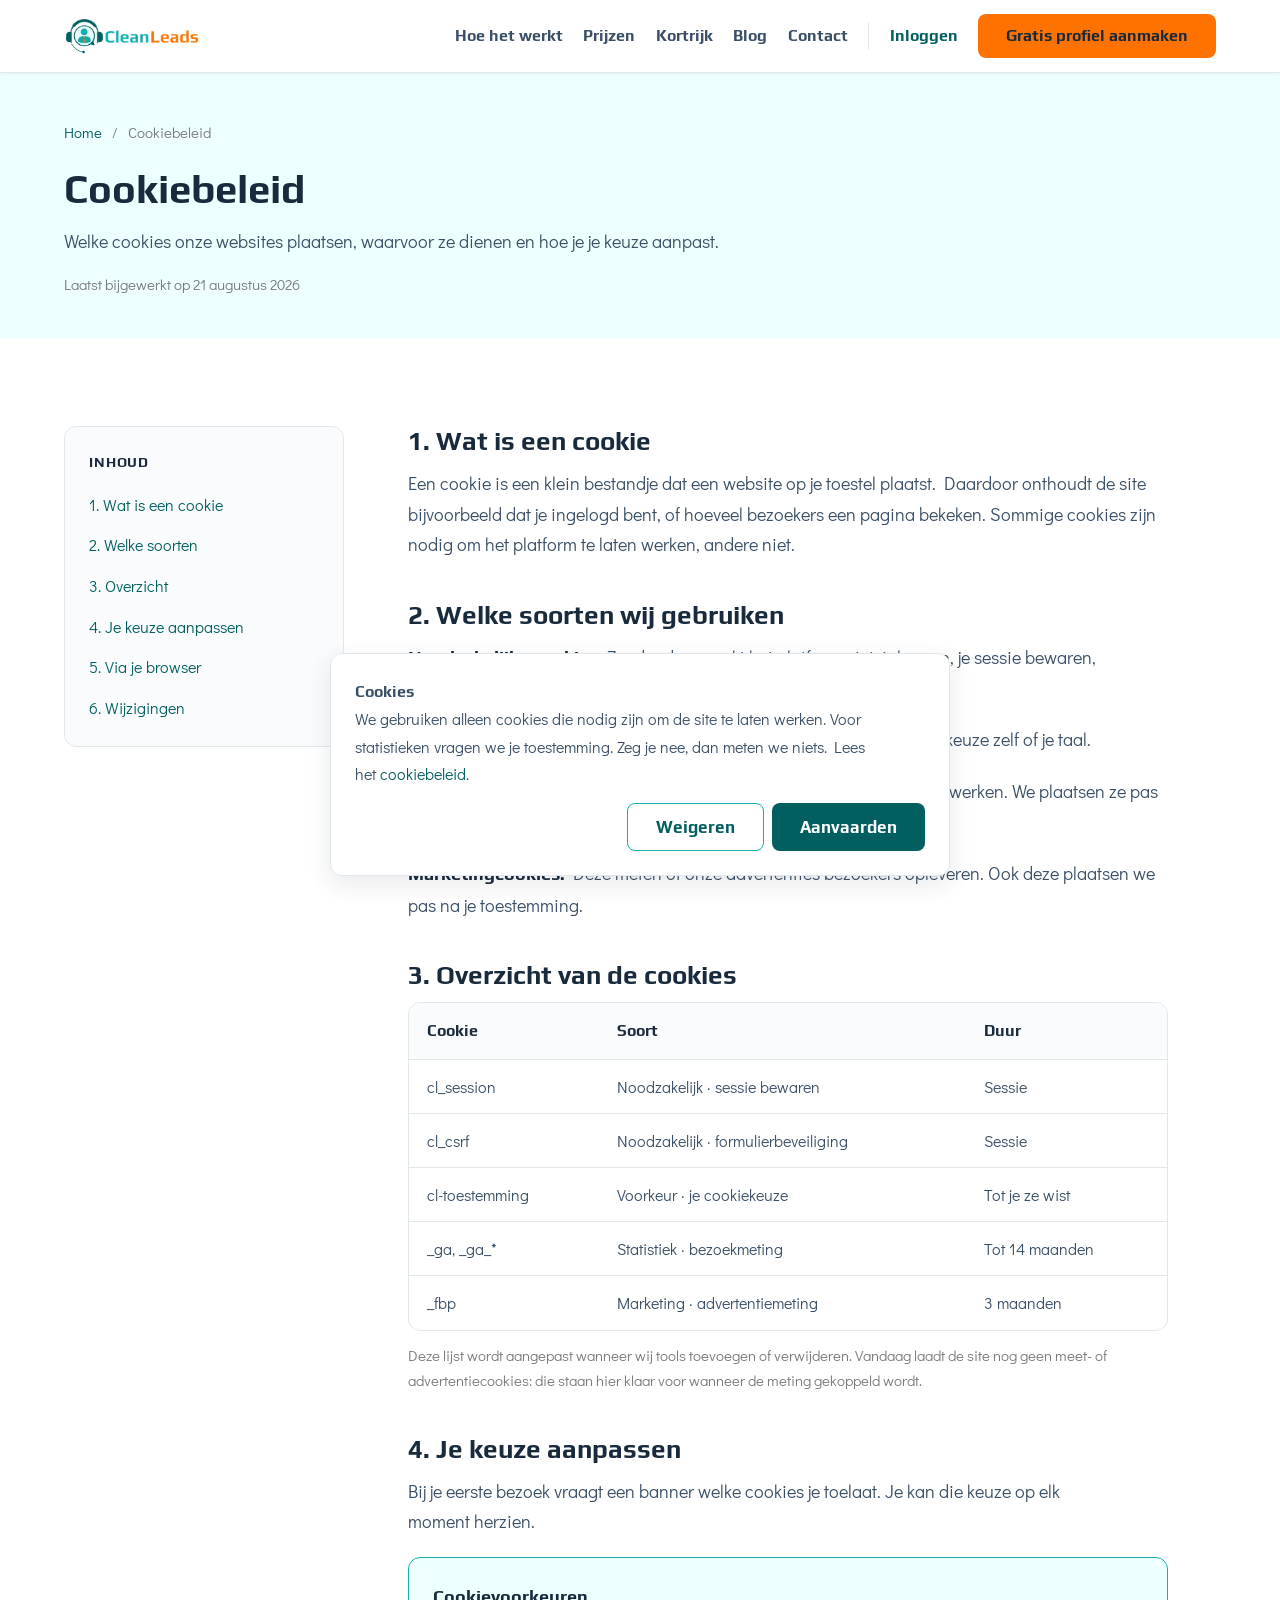
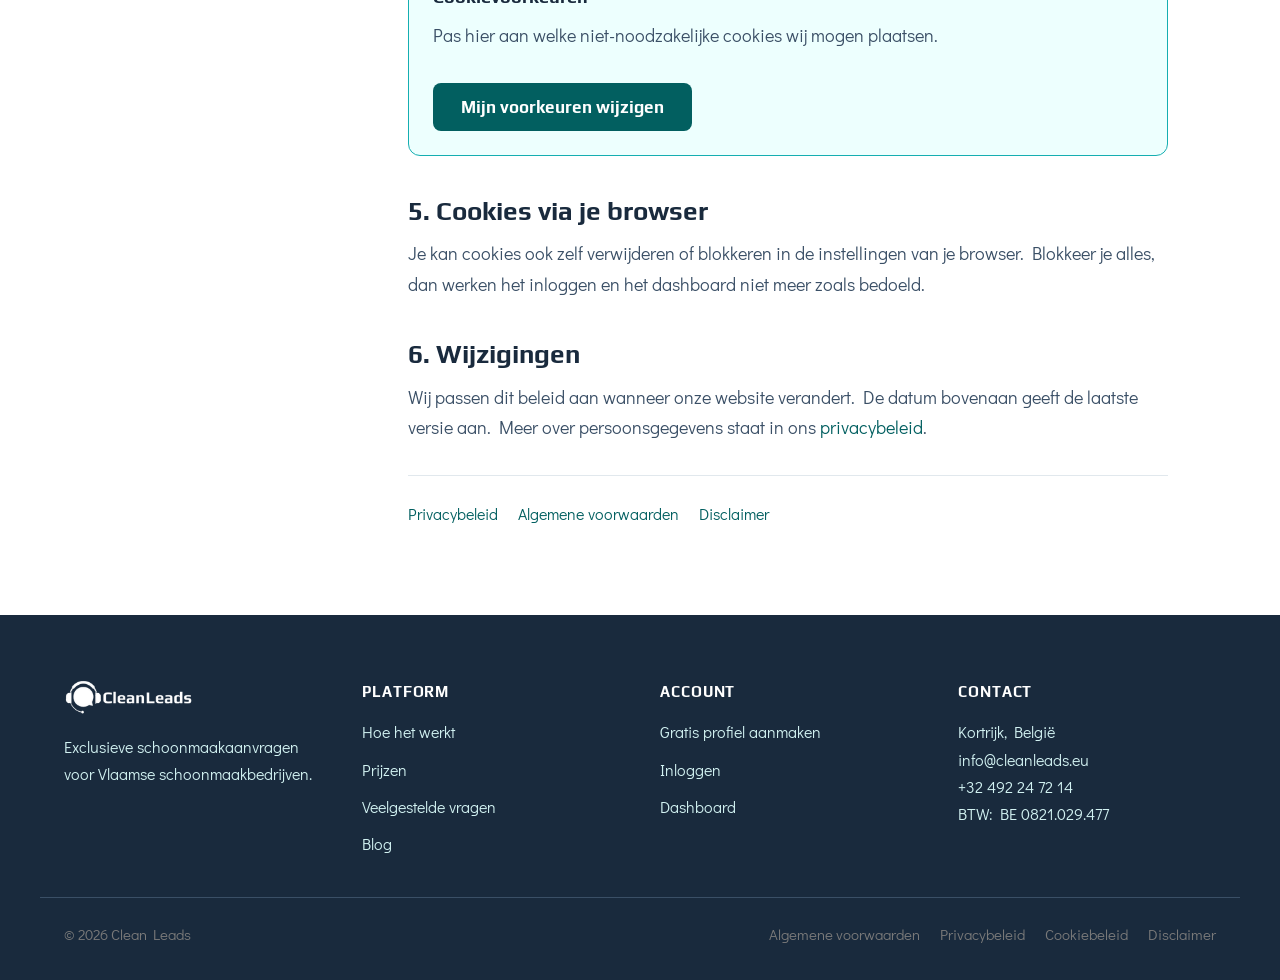
<file: cookiebeleid/index.html>
<!DOCTYPE html><html lang="nl-BE" data-astro-cid-sbfv7vrk> <head><meta charset="utf-8"><meta name="viewport" content="width=device-width, initial-scale=1"><title>Cookiebeleid | Clean Leads</title><meta name="description" content="Welke cookies onze websites plaatsen, waarvoor ze dienen en hoe je je keuze aanpast."><link rel="canonical" href="https://cleanleads.eu/cookiebeleid"><meta name="robots" content="noindex, nofollow"><meta property="og:type" content="website"><meta property="og:site_name" content="Clean Leads"><meta property="og:locale" content="nl_BE"><meta property="og:title" content="Cookiebeleid | Clean Leads"><meta property="og:description" content="Welke cookies onze websites plaatsen, waarvoor ze dienen en hoe je je keuze aanpast."><meta property="og:url" content="https://cleanleads.eu/cookiebeleid"><meta name="twitter:card" content="summary_large_image"><link rel="icon" href="/favicon.svg" type="image/svg+xml"><link rel="sitemap" href="/sitemap-index.xml"><link rel="preconnect" href="https://fonts.googleapis.com"><link rel="preconnect" href="https://fonts.gstatic.com" crossorigin><link rel="stylesheet" href="https://fonts.googleapis.com/css2?family=Play:wght@400;700&family=Didact+Gothic&display=swap"><link rel="stylesheet" href="/_astro/cookiebeleid.CSggxvgJ.css">
<style>.jur-kop[data-astro-cid-5mt7jbpx]{background:var(--cl-teal-zeer-licht);padding:48px 0 40px}.kruimel[data-astro-cid-5mt7jbpx]{display:flex;flex-wrap:wrap;align-items:center;gap:10px;font-size:15px;color:var(--cl-grijs);margin-bottom:20px}.kruimel[data-astro-cid-5mt7jbpx] a[data-astro-cid-5mt7jbpx]{color:var(--cl-teal-donker);text-decoration:none}.kruimel[data-astro-cid-5mt7jbpx] a[data-astro-cid-5mt7jbpx]:hover{text-decoration:underline}.jur-kop[data-astro-cid-5mt7jbpx] h1[data-astro-cid-5mt7jbpx]{font-size:clamp(28px,4.4vw,40px);line-height:1.16;margin:0}.jur-intro[data-astro-cid-5mt7jbpx]{font-size:18px;margin:14px 0 0;max-width:700px}.jur-datum[data-astro-cid-5mt7jbpx]{font-size:15px;color:var(--cl-grijs);margin:16px 0 0}.jur-raster[data-astro-cid-5mt7jbpx]{display:grid;grid-template-columns:280px minmax(0,760px);gap:64px;align-items:start}.toc[data-astro-cid-5mt7jbpx]{background:var(--cl-achtergrond-licht);border:1px solid var(--cl-lijn);border-radius:var(--cl-radius-kaart);padding:24px;position:sticky;top:96px}.toc-kop[data-astro-cid-5mt7jbpx]{font-family:var(--cl-font-kop);font-weight:700;font-size:14px;letter-spacing:.06em;text-transform:uppercase;color:var(--cl-navy);margin:0 0 14px}.toc[data-astro-cid-5mt7jbpx] ol[data-astro-cid-5mt7jbpx]{list-style:none;margin:0;padding:0;display:flex;flex-direction:column;gap:10px}.toc[data-astro-cid-5mt7jbpx] a[data-astro-cid-5mt7jbpx]{font-size:16px;line-height:1.4;color:var(--cl-teal-donker);text-decoration:none}.toc[data-astro-cid-5mt7jbpx] a[data-astro-cid-5mt7jbpx]:hover{text-decoration:underline}.jur-tekst[data-astro-cid-5mt7jbpx]{min-width:0}.jur-tekst[data-astro-cid-5mt7jbpx] h2{font-size:26px;margin:40px 0 12px;scroll-margin-top:96px}.jur-tekst[data-astro-cid-5mt7jbpx] h2:first-child{margin-top:0}.jur-tekst[data-astro-cid-5mt7jbpx] p{margin:0 0 20px}.jur-tekst[data-astro-cid-5mt7jbpx] p:last-of-type{margin-bottom:32px}.jur-tekst[data-astro-cid-5mt7jbpx] ul{margin:0 0 32px;padding-left:22px}.jur-tekst[data-astro-cid-5mt7jbpx] li{margin-bottom:8px}.jur-tekst[data-astro-cid-5mt7jbpx] strong{font-family:var(--cl-font-kop);font-weight:700;color:var(--cl-navy)}.jur-tekst[data-astro-cid-5mt7jbpx] .uitgelicht{background:var(--cl-teal-zeer-licht);border-left:3px solid var(--cl-teal);border-radius:0 var(--cl-radius-kaart) var(--cl-radius-kaart) 0;padding:18px 22px;margin:0 0 20px}.jur-tekst[data-astro-cid-5mt7jbpx] .uitgelicht p{margin:0}.jur-tekst[data-astro-cid-5mt7jbpx] .aanvullen{color:var(--cl-grijs);font-size:15px}.jur-tekst[data-astro-cid-5mt7jbpx] .jur-tabel{border:1px solid var(--cl-lijn);border-radius:var(--cl-radius-kaart);overflow-x:auto;margin:0 0 12px}.jur-tekst[data-astro-cid-5mt7jbpx] table{width:100%;border-collapse:collapse;font-size:16px}.jur-tekst[data-astro-cid-5mt7jbpx] thead tr{background:var(--cl-achtergrond-licht);border-bottom:1px solid var(--cl-lijn)}.jur-tekst[data-astro-cid-5mt7jbpx] th{text-align:left;padding:14px 18px;font-family:var(--cl-font-kop);font-weight:700;color:var(--cl-navy);white-space:nowrap}.jur-tekst[data-astro-cid-5mt7jbpx] tbody tr{border-bottom:1px solid var(--cl-lijn)}.jur-tekst[data-astro-cid-5mt7jbpx] tbody tr:last-child{border-bottom:0}.jur-tekst[data-astro-cid-5mt7jbpx] td{padding:13px 18px}.jur-tekst[data-astro-cid-5mt7jbpx] .keuzeblok{background:var(--cl-teal-zeer-licht);border:1px solid var(--cl-teal);border-radius:var(--cl-radius-kaart);padding:24px;margin:0 0 32px}.jur-tekst[data-astro-cid-5mt7jbpx] .keuzeblok-kop{font-family:var(--cl-font-kop);font-weight:700;font-size:18px;color:var(--cl-navy);margin:0 0 8px}.verwant[data-astro-cid-5mt7jbpx]{border-top:1px solid var(--cl-lijn);padding-top:24px;display:flex;flex-wrap:wrap;gap:20px}.verwant[data-astro-cid-5mt7jbpx] a[data-astro-cid-5mt7jbpx]{font-size:16px;color:var(--cl-teal-donker);text-decoration:none}.verwant[data-astro-cid-5mt7jbpx] a[data-astro-cid-5mt7jbpx]:hover{text-decoration:underline}@media(max-width:1060px){.jur-raster[data-astro-cid-5mt7jbpx]{grid-template-columns:1fr;gap:40px}.toc[data-astro-cid-5mt7jbpx]{position:static}}
</style></head> <body data-astro-cid-sbfv7vrk> <a class="overslaan" href="#inhoud" data-astro-cid-sbfv7vrk>Naar de inhoud</a> <header class="kop" data-astro-cid-3ef6ksr2> <div class="omhulsel kop-binnen" data-astro-cid-3ef6ksr2> <a href="/" class="merk" aria-label="Clean Leads, naar de startpagina" data-astro-cid-3ef6ksr2> <img src="/_astro/logo-cleanleads.z0na8-ZU_2vH8Q3.webp" srcset="/_astro/logo-cleanleads.z0na8-ZU_1lVQsi.webp 200w, /_astro/logo-cleanleads.z0na8-ZU_ZtH8X0.webp 400w" alt="Clean Leads" sizes="200px" loading="eager" data-astro-cid-3ef6ksr2="true" decoding="async" fetchpriority="auto" width="408" height="115"> </a> <a href="https://app.cleanleads.eu/registreren" class="knop knop-primair kop-knop-mobiel" data-astro-cid-3ef6ksr2>Gratis profiel</a> <input type="checkbox" id="menu-schakelaar" class="menu-schakelaar" hidden data-astro-cid-3ef6ksr2> <label for="menu-schakelaar" class="hamburger" data-astro-cid-3ef6ksr2> <span class="sr-only" data-astro-cid-3ef6ksr2>Menu openen of sluiten</span> <span class="hamburger-streep" aria-hidden="true" data-astro-cid-3ef6ksr2></span> </label> <nav class="nav" aria-label="Hoofdmenu" data-astro-cid-3ef6ksr2> <a href="/#hoe-het-werkt" data-astro-cid-3ef6ksr2>Hoe het werkt</a> <a href="/#prijzen" data-astro-cid-3ef6ksr2>Prijzen</a> <a href="/kortrijk" data-astro-cid-3ef6ksr2>Kortrijk</a> <a href="/blog" data-astro-cid-3ef6ksr2>Blog</a> <a href="/contact" data-astro-cid-3ef6ksr2>Contact</a> <a href="https://app.cleanleads.eu/inloggen" class="nav-inloggen" data-astro-cid-3ef6ksr2>Inloggen</a> <a href="https://app.cleanleads.eu/registreren" class="knop knop-primair nav-knop" data-astro-cid-3ef6ksr2>Gratis profiel aanmaken</a> </nav> </div> </header>  <main id="inhoud" data-astro-cid-sbfv7vrk>  <section class="jur-kop" data-astro-cid-5mt7jbpx> <div class="omhulsel" data-astro-cid-5mt7jbpx> <nav class="kruimel" aria-label="Kruimelpad" data-astro-cid-5mt7jbpx> <a href="/" data-astro-cid-5mt7jbpx>Home</a> <span aria-hidden="true" data-astro-cid-5mt7jbpx>/</span> <span data-astro-cid-5mt7jbpx>Cookiebeleid</span> </nav> <h1 data-astro-cid-5mt7jbpx>Cookiebeleid</h1> <p class="jur-intro" data-astro-cid-5mt7jbpx>Welke cookies onze websites plaatsen, waarvoor ze dienen en hoe je je keuze aanpast.</p> <p class="jur-datum" data-astro-cid-5mt7jbpx>Laatst bijgewerkt op 21 augustus 2026</p> </div> </section> <section class="sectie" data-astro-cid-5mt7jbpx> <div class="omhulsel jur-raster" data-astro-cid-5mt7jbpx> <aside class="toc" data-astro-cid-5mt7jbpx> <nav aria-labelledby="toc-kop" data-astro-cid-5mt7jbpx> <p class="toc-kop" id="toc-kop" data-astro-cid-5mt7jbpx>Inhoud</p> <ol data-astro-cid-5mt7jbpx> <li data-astro-cid-5mt7jbpx><a href="#c1" data-astro-cid-5mt7jbpx>1. Wat is een cookie</a></li><li data-astro-cid-5mt7jbpx><a href="#c2" data-astro-cid-5mt7jbpx>2. Welke soorten</a></li><li data-astro-cid-5mt7jbpx><a href="#c3" data-astro-cid-5mt7jbpx>3. Overzicht</a></li><li data-astro-cid-5mt7jbpx><a href="#c4" data-astro-cid-5mt7jbpx>4. Je keuze aanpassen</a></li><li data-astro-cid-5mt7jbpx><a href="#c5" data-astro-cid-5mt7jbpx>5. Via je browser</a></li><li data-astro-cid-5mt7jbpx><a href="#c6" data-astro-cid-5mt7jbpx>6. Wijzigingen</a></li> </ol> </nav> </aside> <article class="jur-tekst" data-astro-cid-5mt7jbpx>  <h2 id="c1">1. Wat is een cookie</h2> <p>
Een cookie is een klein bestandje dat een website op je toestel plaatst. Daardoor onthoudt de
    site bijvoorbeeld dat je ingelogd bent, of hoeveel bezoekers een pagina bekeken. Sommige cookies
    zijn nodig om het platform te laten werken, andere niet.
</p> <h2 id="c2">2. Welke soorten wij gebruiken</h2> <p> <strong>Noodzakelijke cookies.</strong> Zonder deze werkt het platform niet: inloggen, je sessie
    bewaren, formulieren beveiligen. Hiervoor is geen toestemming nodig.
</p> <p> <strong>Voorkeurscookies.</strong> Deze onthouden je keuzes, bijvoorbeeld je cookiekeuze zelf of
    je taal.
</p> <p> <strong>Statistiekcookies.</strong> Deze tellen bezoeken en tonen ons welke pagina's werken. We
    plaatsen ze pas na je toestemming.
</p> <p> <strong>Marketingcookies.</strong> Deze meten of onze advertenties bezoekers opleveren. Ook deze
    plaatsen we pas na je toestemming.
</p> <h2 id="c3">3. Overzicht van de cookies</h2> <div class="jur-tabel"> <table> <thead> <tr> <th>Cookie</th> <th>Soort</th> <th>Duur</th> </tr> </thead> <tbody> <tr> <td>cl_session</td> <td>Noodzakelijk · sessie bewaren</td> <td>Sessie</td> </tr><tr> <td>cl_csrf</td> <td>Noodzakelijk · formulierbeveiliging</td> <td>Sessie</td> </tr><tr> <td>cl-toestemming</td> <td>Voorkeur · je cookiekeuze</td> <td>Tot je ze wist</td> </tr><tr> <td>_ga, _ga_*</td> <td>Statistiek · bezoekmeting</td> <td>Tot 14 maanden</td> </tr><tr> <td>_fbp</td> <td>Marketing · advertentiemeting</td> <td>3 maanden</td> </tr> </tbody> </table> </div> <p class="aanvullen">
Deze lijst wordt aangepast wanneer wij tools toevoegen of verwijderen. Vandaag laadt de site nog
    geen meet- of advertentiecookies: die staan hier klaar voor wanneer de meting gekoppeld wordt.
</p> <h2 id="c4">4. Je keuze aanpassen</h2> <p>
Bij je eerste bezoek vraagt een banner welke cookies je toelaat. Je kan die keuze op elk moment
    herzien.
</p> <div class="keuzeblok"> <p class="keuzeblok-kop">Cookievoorkeuren</p> <p>Pas hier aan welke niet-noodzakelijke cookies wij mogen plaatsen.</p> <button type="button" class="knop knop-secundair" data-cookie="opnieuw">
Mijn voorkeuren wijzigen
</button> </div> <h2 id="c5">5. Cookies via je browser</h2> <p>
Je kan cookies ook zelf verwijderen of blokkeren in de instellingen van je browser. Blokkeer je
    alles, dan werken het inloggen en het dashboard niet meer zoals bedoeld.
</p> <h2 id="c6">6. Wijzigingen</h2> <p>
Wij passen dit beleid aan wanneer onze website verandert. De datum bovenaan geeft de laatste
    versie aan. Meer over persoonsgegevens staat in ons <a href="/privacy">privacybeleid</a>.
</p>  <nav class="verwant" aria-label="Andere juridische pagina's" data-astro-cid-5mt7jbpx> <a href="/privacy" data-astro-cid-5mt7jbpx>Privacybeleid</a><a href="/voorwaarden" data-astro-cid-5mt7jbpx>Algemene voorwaarden</a><a href="/disclaimer" data-astro-cid-5mt7jbpx>Disclaimer</a> </nav> </article> </div> </section>  </main> <footer class="voet" data-astro-cid-sz7xmlte> <div class="omhulsel voet-raster" data-astro-cid-sz7xmlte> <div data-astro-cid-sz7xmlte> <img src="/_astro/logo-cleanleads.z0na8-ZU_2vH8Q3.webp" srcset="/_astro/logo-cleanleads.z0na8-ZU_1lVQsi.webp 200w, /_astro/logo-cleanleads.z0na8-ZU_ZtH8X0.webp 400w" alt="Clean Leads" sizes="200px" loading="lazy" data-astro-cid-sz7xmlte="true" decoding="async" fetchpriority="auto" width="408" height="115" class="voet-logo"> <p class="voet-claim" data-astro-cid-sz7xmlte>Exclusieve schoonmaakaanvragen voor Vlaamse schoonmaakbedrijven.</p> </div> <nav aria-labelledby="voet-platform" data-astro-cid-sz7xmlte> <p class="voet-kop" id="voet-platform" data-astro-cid-sz7xmlte>Platform</p> <a href="/#hoe-het-werkt" data-astro-cid-sz7xmlte>Hoe het werkt</a> <a href="/#prijzen" data-astro-cid-sz7xmlte>Prijzen</a> <a href="/#faq" data-astro-cid-sz7xmlte>Veelgestelde vragen</a> <a href="/blog/" data-astro-cid-sz7xmlte>Blog</a> </nav> <nav aria-labelledby="voet-account" data-astro-cid-sz7xmlte> <p class="voet-kop" id="voet-account" data-astro-cid-sz7xmlte>Account</p> <a href="https://app.cleanleads.eu/registreren" data-astro-cid-sz7xmlte>Gratis profiel aanmaken</a> <a href="https://app.cleanleads.eu/inloggen" data-astro-cid-sz7xmlte>Inloggen</a> <a href="https://app.cleanleads.eu" data-astro-cid-sz7xmlte>Dashboard</a> </nav> <div data-astro-cid-sz7xmlte> <p class="voet-kop" data-astro-cid-sz7xmlte>Contact</p> <address class="voet-nap" data-astro-cid-sz7xmlte> Kortrijk, België<br data-astro-cid-sz7xmlte> <a href="mailto:info@cleanleads.eu" data-astro-cid-sz7xmlte>info@cleanleads.eu</a><br data-astro-cid-sz7xmlte> <a href="tel:+32492247214" data-astro-cid-sz7xmlte>+32 492 24 72 14</a><br data-astro-cid-sz7xmlte>
BTW: BE 0821.029.477 </address> </div> </div> <div class="omhulsel voet-onder" data-astro-cid-sz7xmlte> <span data-astro-cid-sz7xmlte>&copy; 2026 Clean Leads</span> <nav class="voet-juridisch" aria-label="Juridisch" data-astro-cid-sz7xmlte> <a href="/voorwaarden" data-astro-cid-sz7xmlte>Algemene voorwaarden</a> <a href="/privacy" data-astro-cid-sz7xmlte>Privacybeleid</a> <a href="/cookiebeleid" data-astro-cid-sz7xmlte>Cookiebeleid</a> <a href="/disclaimer" data-astro-cid-sz7xmlte>Disclaimer</a> </nav> </div> </footer>   <a href="#inhoud" class="naar-boven" id="naar-boven" data-astro-cid-wwad4mzf> <span class="sr-only" data-astro-cid-wwad4mzf>Naar boven</span> <svg xmlns="http://www.w3.org/2000/svg" width="22" height="22" viewBox="0 0 24 24" fill="none" stroke="currentColor" stroke-width="2" stroke-linecap="round" stroke-linejoin="round" aria-hidden="true" data-astro-cid-wwad4mzf><path d="m18 15-6-6-6 6" data-astro-cid-wwad4mzf></path></svg> </a>  <script type="module">const n=document.getElementById("naar-boven");if(n){const e=()=>n.classList.toggle("zichtbaar",window.scrollY>600);e(),window.addEventListener("scroll",e,{passive:!0})}</script> <div class="cookie" id="cookiebanner" hidden data-astro-cid-4ir2z3gi> <div class="cookie-tekst" data-astro-cid-4ir2z3gi> <p class="cookie-kop" data-astro-cid-4ir2z3gi>Cookies</p> <p data-astro-cid-4ir2z3gi>
We gebruiken alleen cookies die nodig zijn om de site te laten werken. Voor statistieken
      vragen we je toestemming. Zeg je nee, dan meten we niets. Lees het
<a href="/cookiebeleid" data-astro-cid-4ir2z3gi>cookiebeleid</a>.
</p> </div> <div class="cookie-knoppen" data-astro-cid-4ir2z3gi> <button type="button" class="knop knop-outline" data-cookie="weigeren" data-astro-cid-4ir2z3gi>Weigeren</button> <button type="button" class="knop knop-secundair" data-cookie="aanvaarden" data-astro-cid-4ir2z3gi>Aanvaarden</button> </div> </div>  <script type="module">const a="cl-toestemming",e=document.getElementById("cookiebanner");let o=null;try{o=localStorage.getItem(a)}catch{}o==="aanvaarden"||o!=="weigeren"&&e&&(e.hidden=!1);e?.querySelectorAll("[data-cookie]").forEach(t=>{t.addEventListener("click",()=>{const c=t.dataset.cookie;try{c&&localStorage.setItem(a,c)}catch{}e.hidden=!0})});document.querySelectorAll('[data-cookie="opnieuw"]').forEach(t=>{t.addEventListener("click",()=>{try{localStorage.removeItem(a)}catch{}e&&(e.hidden=!1,e.scrollIntoView({block:"nearest"}))})});</script>  </body> </html>
</file>
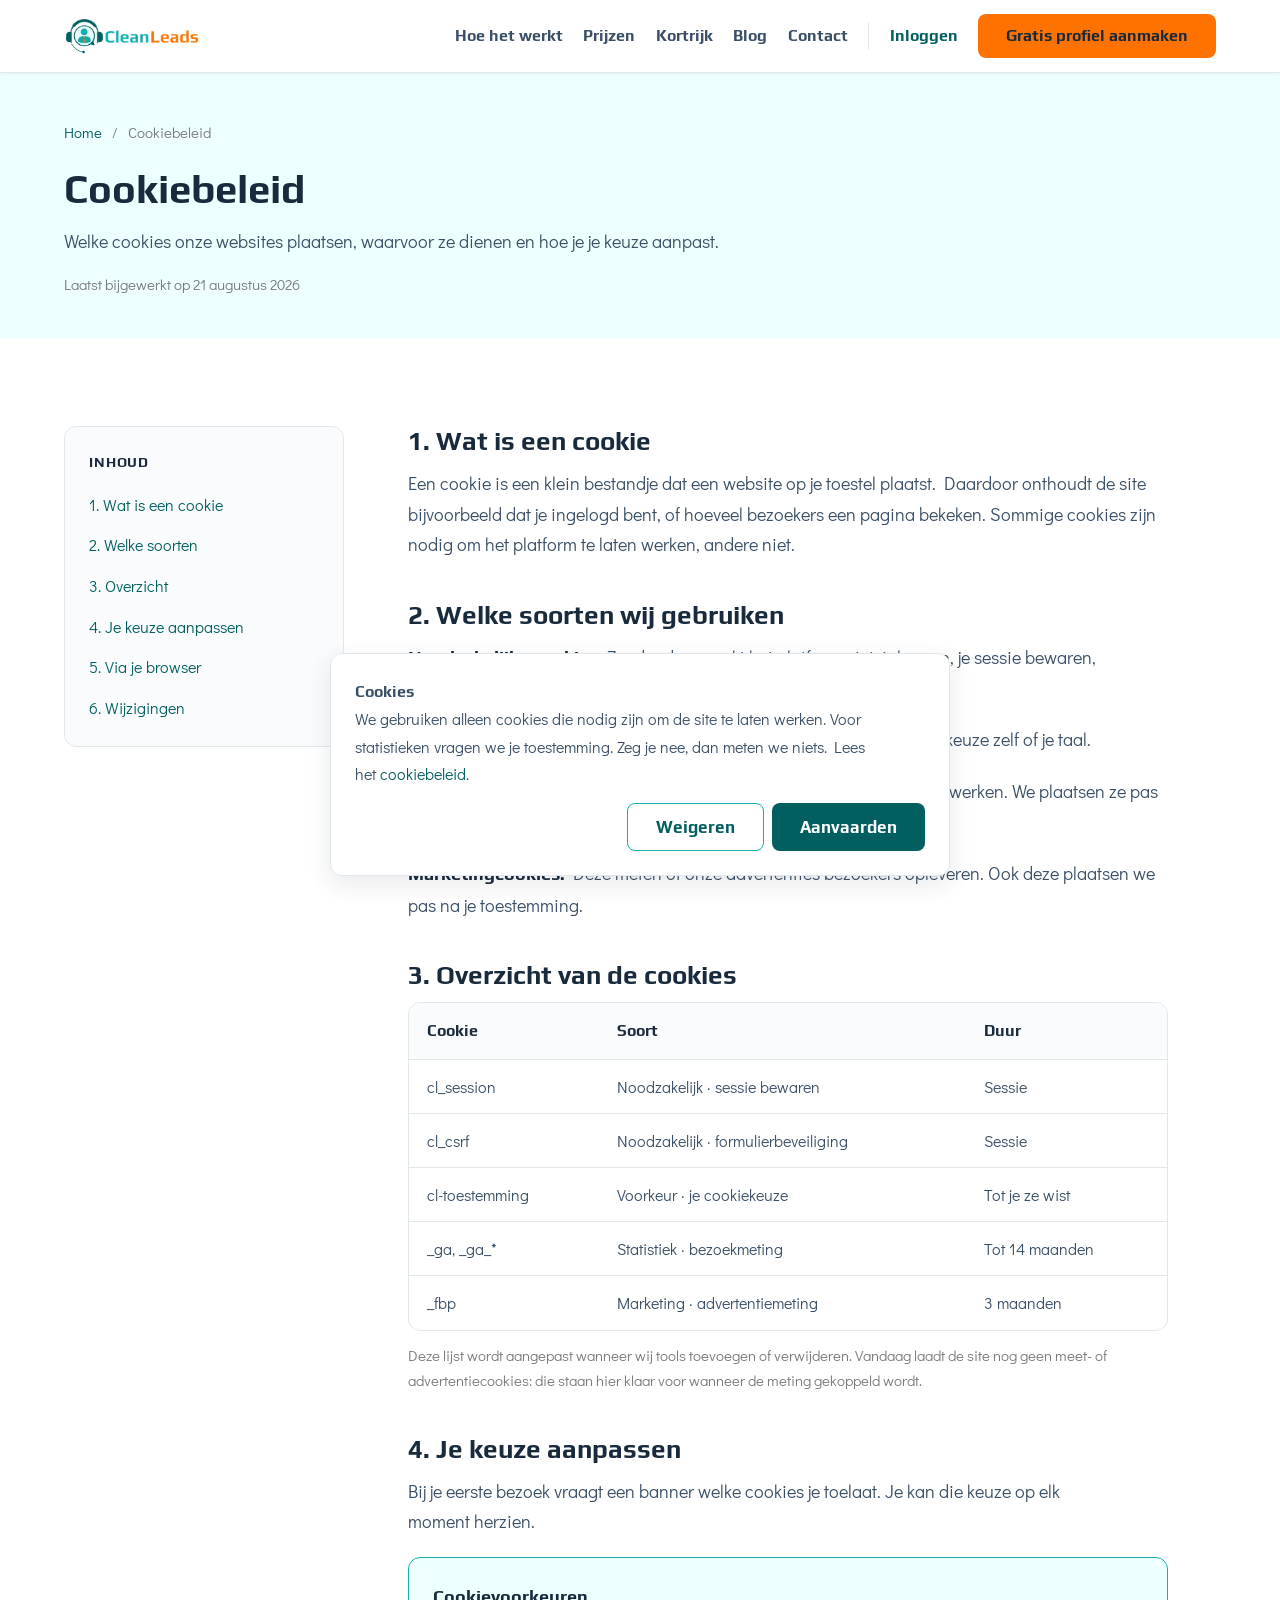
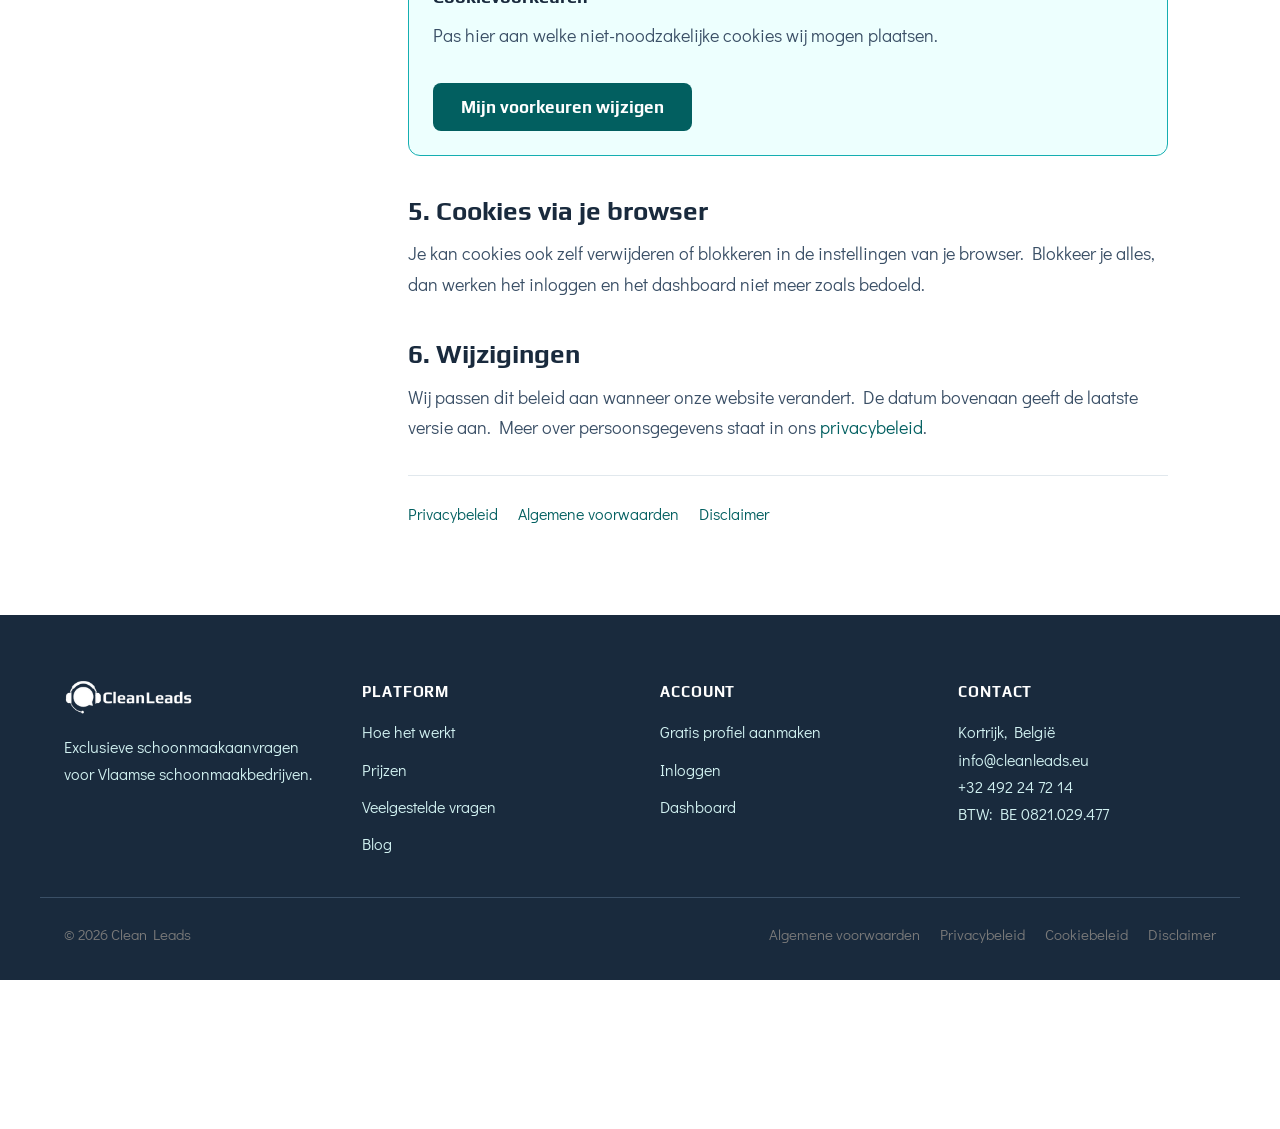
<file: cookies/index.html>
<!doctype html><title>Redirecting to: /cookiebeleid</title><meta http-equiv="refresh" content="0;url=/cookiebeleid"><meta name="robots" content="noindex"><link rel="canonical" href="https://cleanleads.eu/cookiebeleid"><body>	<a href="/cookiebeleid">Redirecting from <code>/cookies/</code> to <code>/cookiebeleid</code></a></body>
</file>
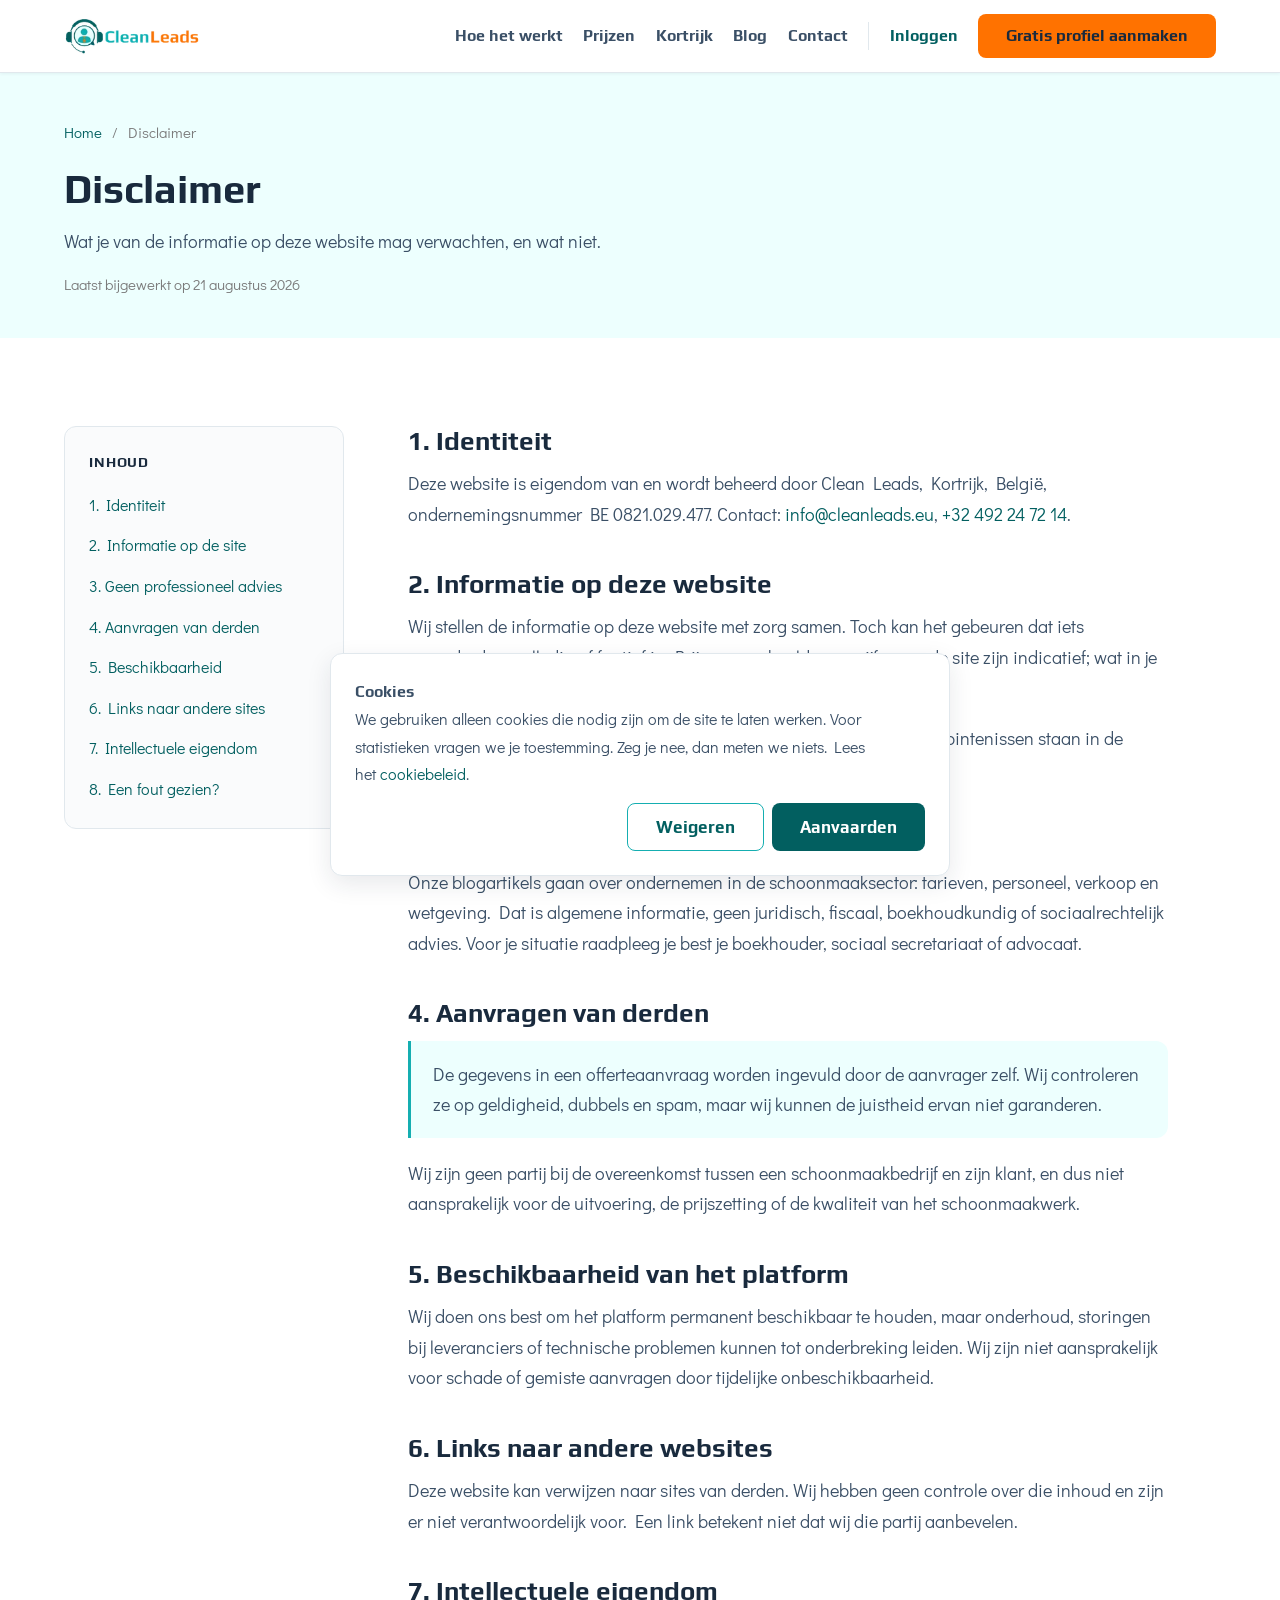
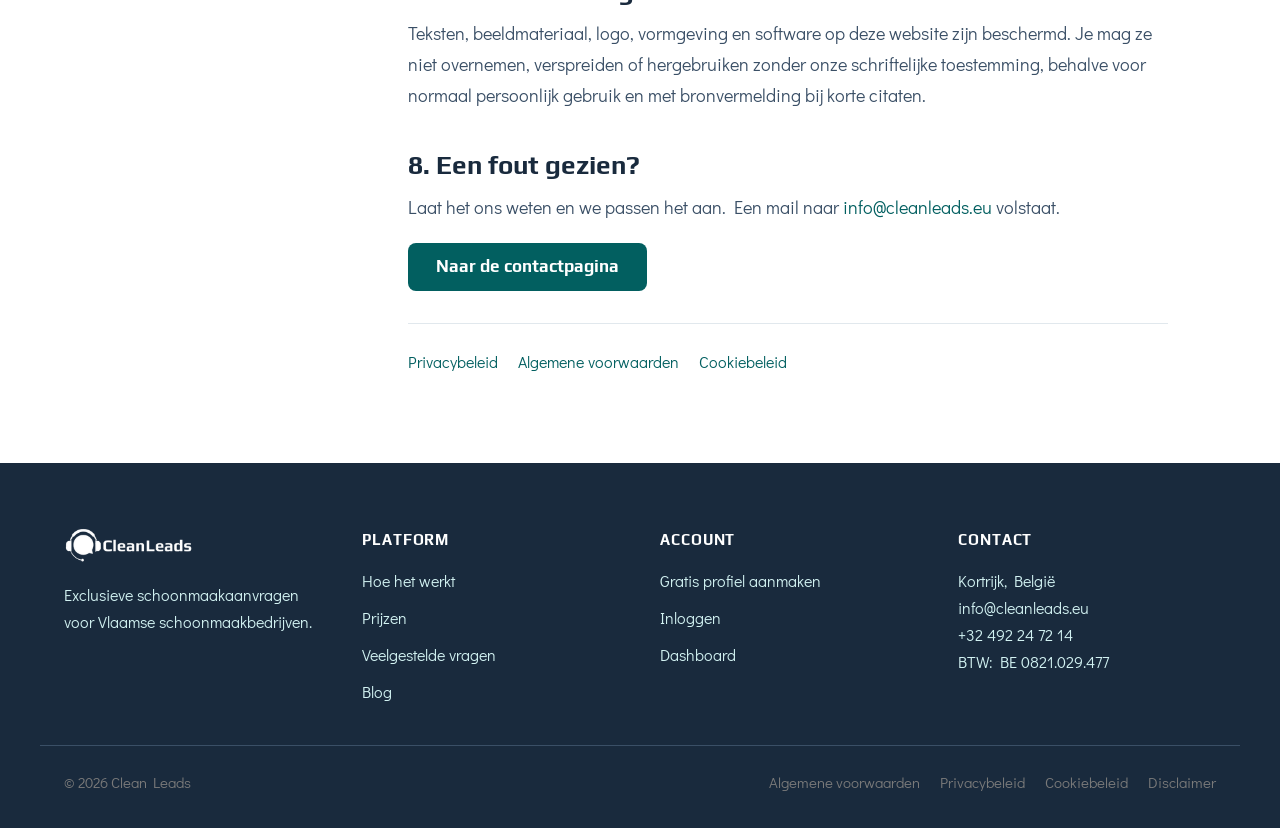
<file: disclaimer/index.html>
<!DOCTYPE html><html lang="nl-BE" data-astro-cid-sbfv7vrk> <head><meta charset="utf-8"><meta name="viewport" content="width=device-width, initial-scale=1"><title>Disclaimer | Clean Leads</title><meta name="description" content="Wat je van de informatie op de website van Clean Leads mag verwachten, en wat niet."><link rel="canonical" href="https://cleanleads.eu/disclaimer"><meta name="robots" content="noindex, nofollow"><meta property="og:type" content="website"><meta property="og:site_name" content="Clean Leads"><meta property="og:locale" content="nl_BE"><meta property="og:title" content="Disclaimer | Clean Leads"><meta property="og:description" content="Wat je van de informatie op de website van Clean Leads mag verwachten, en wat niet."><meta property="og:url" content="https://cleanleads.eu/disclaimer"><meta name="twitter:card" content="summary_large_image"><link rel="icon" href="/favicon.svg" type="image/svg+xml"><link rel="sitemap" href="/sitemap-index.xml"><link rel="preconnect" href="https://fonts.googleapis.com"><link rel="preconnect" href="https://fonts.gstatic.com" crossorigin><link rel="stylesheet" href="https://fonts.googleapis.com/css2?family=Play:wght@400;700&family=Didact+Gothic&display=swap"><link rel="stylesheet" href="/_astro/cookiebeleid.CSggxvgJ.css">
<style>.jur-kop[data-astro-cid-5mt7jbpx]{background:var(--cl-teal-zeer-licht);padding:48px 0 40px}.kruimel[data-astro-cid-5mt7jbpx]{display:flex;flex-wrap:wrap;align-items:center;gap:10px;font-size:15px;color:var(--cl-grijs);margin-bottom:20px}.kruimel[data-astro-cid-5mt7jbpx] a[data-astro-cid-5mt7jbpx]{color:var(--cl-teal-donker);text-decoration:none}.kruimel[data-astro-cid-5mt7jbpx] a[data-astro-cid-5mt7jbpx]:hover{text-decoration:underline}.jur-kop[data-astro-cid-5mt7jbpx] h1[data-astro-cid-5mt7jbpx]{font-size:clamp(28px,4.4vw,40px);line-height:1.16;margin:0}.jur-intro[data-astro-cid-5mt7jbpx]{font-size:18px;margin:14px 0 0;max-width:700px}.jur-datum[data-astro-cid-5mt7jbpx]{font-size:15px;color:var(--cl-grijs);margin:16px 0 0}.jur-raster[data-astro-cid-5mt7jbpx]{display:grid;grid-template-columns:280px minmax(0,760px);gap:64px;align-items:start}.toc[data-astro-cid-5mt7jbpx]{background:var(--cl-achtergrond-licht);border:1px solid var(--cl-lijn);border-radius:var(--cl-radius-kaart);padding:24px;position:sticky;top:96px}.toc-kop[data-astro-cid-5mt7jbpx]{font-family:var(--cl-font-kop);font-weight:700;font-size:14px;letter-spacing:.06em;text-transform:uppercase;color:var(--cl-navy);margin:0 0 14px}.toc[data-astro-cid-5mt7jbpx] ol[data-astro-cid-5mt7jbpx]{list-style:none;margin:0;padding:0;display:flex;flex-direction:column;gap:10px}.toc[data-astro-cid-5mt7jbpx] a[data-astro-cid-5mt7jbpx]{font-size:16px;line-height:1.4;color:var(--cl-teal-donker);text-decoration:none}.toc[data-astro-cid-5mt7jbpx] a[data-astro-cid-5mt7jbpx]:hover{text-decoration:underline}.jur-tekst[data-astro-cid-5mt7jbpx]{min-width:0}.jur-tekst[data-astro-cid-5mt7jbpx] h2{font-size:26px;margin:40px 0 12px;scroll-margin-top:96px}.jur-tekst[data-astro-cid-5mt7jbpx] h2:first-child{margin-top:0}.jur-tekst[data-astro-cid-5mt7jbpx] p{margin:0 0 20px}.jur-tekst[data-astro-cid-5mt7jbpx] p:last-of-type{margin-bottom:32px}.jur-tekst[data-astro-cid-5mt7jbpx] ul{margin:0 0 32px;padding-left:22px}.jur-tekst[data-astro-cid-5mt7jbpx] li{margin-bottom:8px}.jur-tekst[data-astro-cid-5mt7jbpx] strong{font-family:var(--cl-font-kop);font-weight:700;color:var(--cl-navy)}.jur-tekst[data-astro-cid-5mt7jbpx] .uitgelicht{background:var(--cl-teal-zeer-licht);border-left:3px solid var(--cl-teal);border-radius:0 var(--cl-radius-kaart) var(--cl-radius-kaart) 0;padding:18px 22px;margin:0 0 20px}.jur-tekst[data-astro-cid-5mt7jbpx] .uitgelicht p{margin:0}.jur-tekst[data-astro-cid-5mt7jbpx] .aanvullen{color:var(--cl-grijs);font-size:15px}.jur-tekst[data-astro-cid-5mt7jbpx] .jur-tabel{border:1px solid var(--cl-lijn);border-radius:var(--cl-radius-kaart);overflow-x:auto;margin:0 0 12px}.jur-tekst[data-astro-cid-5mt7jbpx] table{width:100%;border-collapse:collapse;font-size:16px}.jur-tekst[data-astro-cid-5mt7jbpx] thead tr{background:var(--cl-achtergrond-licht);border-bottom:1px solid var(--cl-lijn)}.jur-tekst[data-astro-cid-5mt7jbpx] th{text-align:left;padding:14px 18px;font-family:var(--cl-font-kop);font-weight:700;color:var(--cl-navy);white-space:nowrap}.jur-tekst[data-astro-cid-5mt7jbpx] tbody tr{border-bottom:1px solid var(--cl-lijn)}.jur-tekst[data-astro-cid-5mt7jbpx] tbody tr:last-child{border-bottom:0}.jur-tekst[data-astro-cid-5mt7jbpx] td{padding:13px 18px}.jur-tekst[data-astro-cid-5mt7jbpx] .keuzeblok{background:var(--cl-teal-zeer-licht);border:1px solid var(--cl-teal);border-radius:var(--cl-radius-kaart);padding:24px;margin:0 0 32px}.jur-tekst[data-astro-cid-5mt7jbpx] .keuzeblok-kop{font-family:var(--cl-font-kop);font-weight:700;font-size:18px;color:var(--cl-navy);margin:0 0 8px}.verwant[data-astro-cid-5mt7jbpx]{border-top:1px solid var(--cl-lijn);padding-top:24px;display:flex;flex-wrap:wrap;gap:20px}.verwant[data-astro-cid-5mt7jbpx] a[data-astro-cid-5mt7jbpx]{font-size:16px;color:var(--cl-teal-donker);text-decoration:none}.verwant[data-astro-cid-5mt7jbpx] a[data-astro-cid-5mt7jbpx]:hover{text-decoration:underline}@media(max-width:1060px){.jur-raster[data-astro-cid-5mt7jbpx]{grid-template-columns:1fr;gap:40px}.toc[data-astro-cid-5mt7jbpx]{position:static}}
</style></head> <body data-astro-cid-sbfv7vrk> <a class="overslaan" href="#inhoud" data-astro-cid-sbfv7vrk>Naar de inhoud</a> <header class="kop" data-astro-cid-3ef6ksr2> <div class="omhulsel kop-binnen" data-astro-cid-3ef6ksr2> <a href="/" class="merk" aria-label="Clean Leads, naar de startpagina" data-astro-cid-3ef6ksr2> <img src="/_astro/logo-cleanleads.z0na8-ZU_2vH8Q3.webp" srcset="/_astro/logo-cleanleads.z0na8-ZU_1lVQsi.webp 200w, /_astro/logo-cleanleads.z0na8-ZU_ZtH8X0.webp 400w" alt="Clean Leads" sizes="200px" loading="eager" data-astro-cid-3ef6ksr2="true" decoding="async" fetchpriority="auto" width="408" height="115"> </a> <a href="https://app.cleanleads.eu/registreren" class="knop knop-primair kop-knop-mobiel" data-astro-cid-3ef6ksr2>Gratis profiel</a> <input type="checkbox" id="menu-schakelaar" class="menu-schakelaar" hidden data-astro-cid-3ef6ksr2> <label for="menu-schakelaar" class="hamburger" data-astro-cid-3ef6ksr2> <span class="sr-only" data-astro-cid-3ef6ksr2>Menu openen of sluiten</span> <span class="hamburger-streep" aria-hidden="true" data-astro-cid-3ef6ksr2></span> </label> <nav class="nav" aria-label="Hoofdmenu" data-astro-cid-3ef6ksr2> <a href="/#hoe-het-werkt" data-astro-cid-3ef6ksr2>Hoe het werkt</a> <a href="/#prijzen" data-astro-cid-3ef6ksr2>Prijzen</a> <a href="/kortrijk" data-astro-cid-3ef6ksr2>Kortrijk</a> <a href="/blog" data-astro-cid-3ef6ksr2>Blog</a> <a href="/contact" data-astro-cid-3ef6ksr2>Contact</a> <a href="https://app.cleanleads.eu/inloggen" class="nav-inloggen" data-astro-cid-3ef6ksr2>Inloggen</a> <a href="https://app.cleanleads.eu/registreren" class="knop knop-primair nav-knop" data-astro-cid-3ef6ksr2>Gratis profiel aanmaken</a> </nav> </div> </header>  <main id="inhoud" data-astro-cid-sbfv7vrk>  <section class="jur-kop" data-astro-cid-5mt7jbpx> <div class="omhulsel" data-astro-cid-5mt7jbpx> <nav class="kruimel" aria-label="Kruimelpad" data-astro-cid-5mt7jbpx> <a href="/" data-astro-cid-5mt7jbpx>Home</a> <span aria-hidden="true" data-astro-cid-5mt7jbpx>/</span> <span data-astro-cid-5mt7jbpx>Disclaimer</span> </nav> <h1 data-astro-cid-5mt7jbpx>Disclaimer</h1> <p class="jur-intro" data-astro-cid-5mt7jbpx>Wat je van de informatie op deze website mag verwachten, en wat niet.</p> <p class="jur-datum" data-astro-cid-5mt7jbpx>Laatst bijgewerkt op 21 augustus 2026</p> </div> </section> <section class="sectie" data-astro-cid-5mt7jbpx> <div class="omhulsel jur-raster" data-astro-cid-5mt7jbpx> <aside class="toc" data-astro-cid-5mt7jbpx> <nav aria-labelledby="toc-kop" data-astro-cid-5mt7jbpx> <p class="toc-kop" id="toc-kop" data-astro-cid-5mt7jbpx>Inhoud</p> <ol data-astro-cid-5mt7jbpx> <li data-astro-cid-5mt7jbpx><a href="#d1" data-astro-cid-5mt7jbpx>1. Identiteit</a></li><li data-astro-cid-5mt7jbpx><a href="#d2" data-astro-cid-5mt7jbpx>2. Informatie op de site</a></li><li data-astro-cid-5mt7jbpx><a href="#d3" data-astro-cid-5mt7jbpx>3. Geen professioneel advies</a></li><li data-astro-cid-5mt7jbpx><a href="#d4" data-astro-cid-5mt7jbpx>4. Aanvragen van derden</a></li><li data-astro-cid-5mt7jbpx><a href="#d5" data-astro-cid-5mt7jbpx>5. Beschikbaarheid</a></li><li data-astro-cid-5mt7jbpx><a href="#d6" data-astro-cid-5mt7jbpx>6. Links naar andere sites</a></li><li data-astro-cid-5mt7jbpx><a href="#d7" data-astro-cid-5mt7jbpx>7. Intellectuele eigendom</a></li><li data-astro-cid-5mt7jbpx><a href="#d8" data-astro-cid-5mt7jbpx>8. Een fout gezien?</a></li> </ol> </nav> </aside> <article class="jur-tekst" data-astro-cid-5mt7jbpx>  <h2 id="d1">1. Identiteit</h2> <p>
Deze website is eigendom van en wordt beheerd door Clean Leads, Kortrijk, België,
    ondernemingsnummer BE 0821.029.477. Contact: <a href="mailto:info@cleanleads.eu">info@cleanleads.eu</a>,
<a href="tel:+32492247214">+32 492 24 72 14</a>.
</p> <h2 id="d2">2. Informatie op deze website</h2> <p>
Wij stellen de informatie op deze website met zorg samen. Toch kan het gebeuren dat iets
    verouderd, onvolledig of foutief is. Prijzen, voorbeelden en cijfers op de site zijn indicatief;
    wat in je dashboard en op je factuur staat, geldt.
</p> <p>
Aan de teksten op deze website kan je geen rechten ontlenen. Onze verbintenissen staan in de
<a href="/voorwaarden">algemene voorwaarden</a>.
</p> <h2 id="d3">3. Geen professioneel advies</h2> <p>
Onze blogartikels gaan over ondernemen in de schoonmaaksector: tarieven, personeel, verkoop en
    wetgeving. Dat is algemene informatie, geen juridisch, fiscaal, boekhoudkundig of
    sociaalrechtelijk advies. Voor je situatie raadpleeg je best je boekhouder, sociaal secretariaat
    of advocaat.
</p> <h2 id="d4">4. Aanvragen van derden</h2> <div class="uitgelicht"> <p>
De gegevens in een offerteaanvraag worden ingevuld door de aanvrager zelf. Wij controleren ze
      op geldigheid, dubbels en spam, maar wij kunnen de juistheid ervan niet garanderen.
</p> </div> <p>
Wij zijn geen partij bij de overeenkomst tussen een schoonmaakbedrijf en zijn klant, en dus niet
    aansprakelijk voor de uitvoering, de prijszetting of de kwaliteit van het schoonmaakwerk.
</p> <h2 id="d5">5. Beschikbaarheid van het platform</h2> <p>
Wij doen ons best om het platform permanent beschikbaar te houden, maar onderhoud, storingen bij
    leveranciers of technische problemen kunnen tot onderbreking leiden. Wij zijn niet aansprakelijk
    voor schade of gemiste aanvragen door tijdelijke onbeschikbaarheid.
</p> <h2 id="d6">6. Links naar andere websites</h2> <p>
Deze website kan verwijzen naar sites van derden. Wij hebben geen controle over die inhoud en
    zijn er niet verantwoordelijk voor. Een link betekent niet dat wij die partij aanbevelen.
</p> <h2 id="d7">7. Intellectuele eigendom</h2> <p>
Teksten, beeldmateriaal, logo, vormgeving en software op deze website zijn beschermd. Je mag ze
    niet overnemen, verspreiden of hergebruiken zonder onze schriftelijke toestemming, behalve voor
    normaal persoonlijk gebruik en met bronvermelding bij korte citaten.
</p> <h2 id="d8">8. Een fout gezien?</h2> <p>
Laat het ons weten en we passen het aan. Een mail naar
<a href="mailto:info@cleanleads.eu">info@cleanleads.eu</a> volstaat.
</p> <p><a href="/contact" class="knop knop-secundair">Naar de contactpagina</a></p>  <nav class="verwant" aria-label="Andere juridische pagina's" data-astro-cid-5mt7jbpx> <a href="/privacy" data-astro-cid-5mt7jbpx>Privacybeleid</a><a href="/voorwaarden" data-astro-cid-5mt7jbpx>Algemene voorwaarden</a><a href="/cookiebeleid" data-astro-cid-5mt7jbpx>Cookiebeleid</a> </nav> </article> </div> </section>  </main> <footer class="voet" data-astro-cid-sz7xmlte> <div class="omhulsel voet-raster" data-astro-cid-sz7xmlte> <div data-astro-cid-sz7xmlte> <img src="/_astro/logo-cleanleads.z0na8-ZU_2vH8Q3.webp" srcset="/_astro/logo-cleanleads.z0na8-ZU_1lVQsi.webp 200w, /_astro/logo-cleanleads.z0na8-ZU_ZtH8X0.webp 400w" alt="Clean Leads" sizes="200px" loading="lazy" data-astro-cid-sz7xmlte="true" decoding="async" fetchpriority="auto" width="408" height="115" class="voet-logo"> <p class="voet-claim" data-astro-cid-sz7xmlte>Exclusieve schoonmaakaanvragen voor Vlaamse schoonmaakbedrijven.</p> </div> <nav aria-labelledby="voet-platform" data-astro-cid-sz7xmlte> <p class="voet-kop" id="voet-platform" data-astro-cid-sz7xmlte>Platform</p> <a href="/#hoe-het-werkt" data-astro-cid-sz7xmlte>Hoe het werkt</a> <a href="/#prijzen" data-astro-cid-sz7xmlte>Prijzen</a> <a href="/#faq" data-astro-cid-sz7xmlte>Veelgestelde vragen</a> <a href="/blog/" data-astro-cid-sz7xmlte>Blog</a> </nav> <nav aria-labelledby="voet-account" data-astro-cid-sz7xmlte> <p class="voet-kop" id="voet-account" data-astro-cid-sz7xmlte>Account</p> <a href="https://app.cleanleads.eu/registreren" data-astro-cid-sz7xmlte>Gratis profiel aanmaken</a> <a href="https://app.cleanleads.eu/inloggen" data-astro-cid-sz7xmlte>Inloggen</a> <a href="https://app.cleanleads.eu" data-astro-cid-sz7xmlte>Dashboard</a> </nav> <div data-astro-cid-sz7xmlte> <p class="voet-kop" data-astro-cid-sz7xmlte>Contact</p> <address class="voet-nap" data-astro-cid-sz7xmlte> Kortrijk, België<br data-astro-cid-sz7xmlte> <a href="mailto:info@cleanleads.eu" data-astro-cid-sz7xmlte>info@cleanleads.eu</a><br data-astro-cid-sz7xmlte> <a href="tel:+32492247214" data-astro-cid-sz7xmlte>+32 492 24 72 14</a><br data-astro-cid-sz7xmlte>
BTW: BE 0821.029.477 </address> </div> </div> <div class="omhulsel voet-onder" data-astro-cid-sz7xmlte> <span data-astro-cid-sz7xmlte>&copy; 2026 Clean Leads</span> <nav class="voet-juridisch" aria-label="Juridisch" data-astro-cid-sz7xmlte> <a href="/voorwaarden" data-astro-cid-sz7xmlte>Algemene voorwaarden</a> <a href="/privacy" data-astro-cid-sz7xmlte>Privacybeleid</a> <a href="/cookiebeleid" data-astro-cid-sz7xmlte>Cookiebeleid</a> <a href="/disclaimer" data-astro-cid-sz7xmlte>Disclaimer</a> </nav> </div> </footer>   <a href="#inhoud" class="naar-boven" id="naar-boven" data-astro-cid-wwad4mzf> <span class="sr-only" data-astro-cid-wwad4mzf>Naar boven</span> <svg xmlns="http://www.w3.org/2000/svg" width="22" height="22" viewBox="0 0 24 24" fill="none" stroke="currentColor" stroke-width="2" stroke-linecap="round" stroke-linejoin="round" aria-hidden="true" data-astro-cid-wwad4mzf><path d="m18 15-6-6-6 6" data-astro-cid-wwad4mzf></path></svg> </a>  <script type="module">const n=document.getElementById("naar-boven");if(n){const e=()=>n.classList.toggle("zichtbaar",window.scrollY>600);e(),window.addEventListener("scroll",e,{passive:!0})}</script> <div class="cookie" id="cookiebanner" hidden data-astro-cid-4ir2z3gi> <div class="cookie-tekst" data-astro-cid-4ir2z3gi> <p class="cookie-kop" data-astro-cid-4ir2z3gi>Cookies</p> <p data-astro-cid-4ir2z3gi>
We gebruiken alleen cookies die nodig zijn om de site te laten werken. Voor statistieken
      vragen we je toestemming. Zeg je nee, dan meten we niets. Lees het
<a href="/cookiebeleid" data-astro-cid-4ir2z3gi>cookiebeleid</a>.
</p> </div> <div class="cookie-knoppen" data-astro-cid-4ir2z3gi> <button type="button" class="knop knop-outline" data-cookie="weigeren" data-astro-cid-4ir2z3gi>Weigeren</button> <button type="button" class="knop knop-secundair" data-cookie="aanvaarden" data-astro-cid-4ir2z3gi>Aanvaarden</button> </div> </div>  <script type="module">const a="cl-toestemming",e=document.getElementById("cookiebanner");let o=null;try{o=localStorage.getItem(a)}catch{}o==="aanvaarden"||o!=="weigeren"&&e&&(e.hidden=!1);e?.querySelectorAll("[data-cookie]").forEach(t=>{t.addEventListener("click",()=>{const c=t.dataset.cookie;try{c&&localStorage.setItem(a,c)}catch{}e.hidden=!0})});document.querySelectorAll('[data-cookie="opnieuw"]').forEach(t=>{t.addEventListener("click",()=>{try{localStorage.removeItem(a)}catch{}e&&(e.hidden=!1,e.scrollIntoView({block:"nearest"}))})});</script>  </body> </html>
</file>
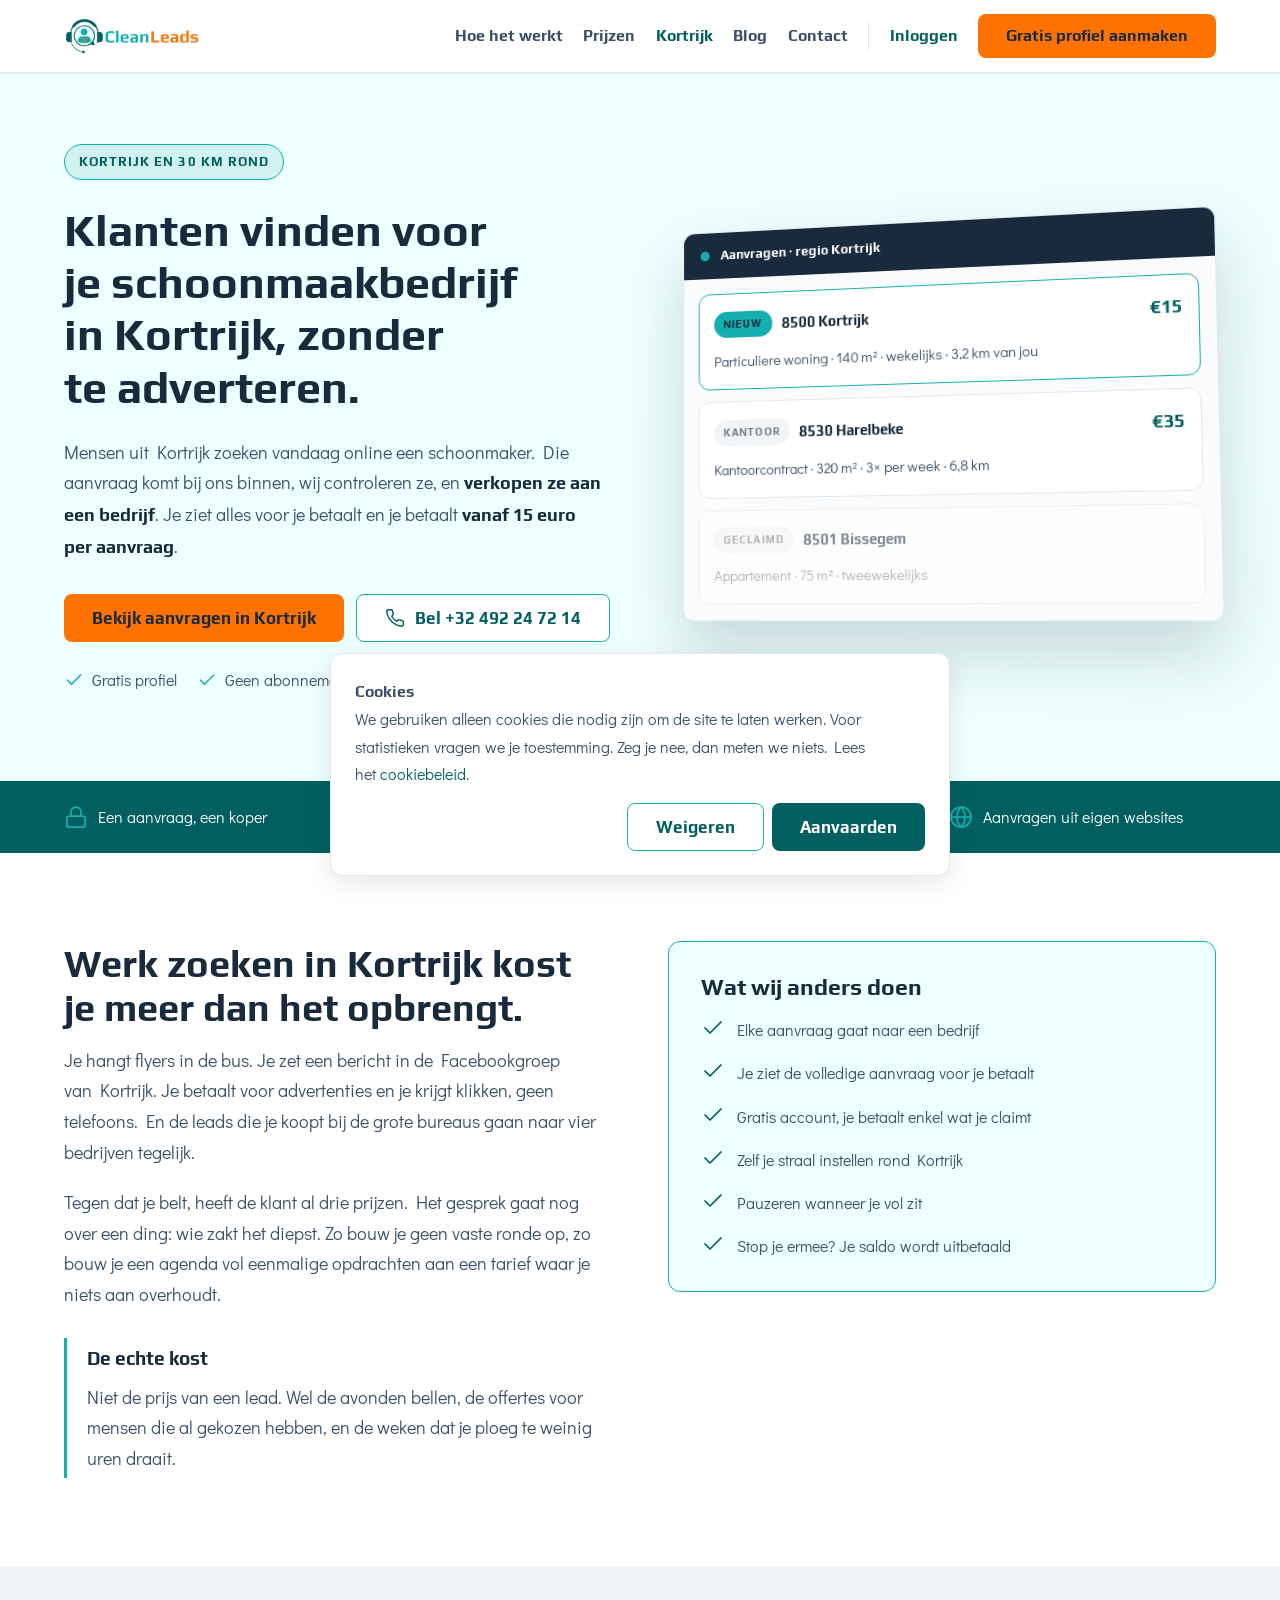
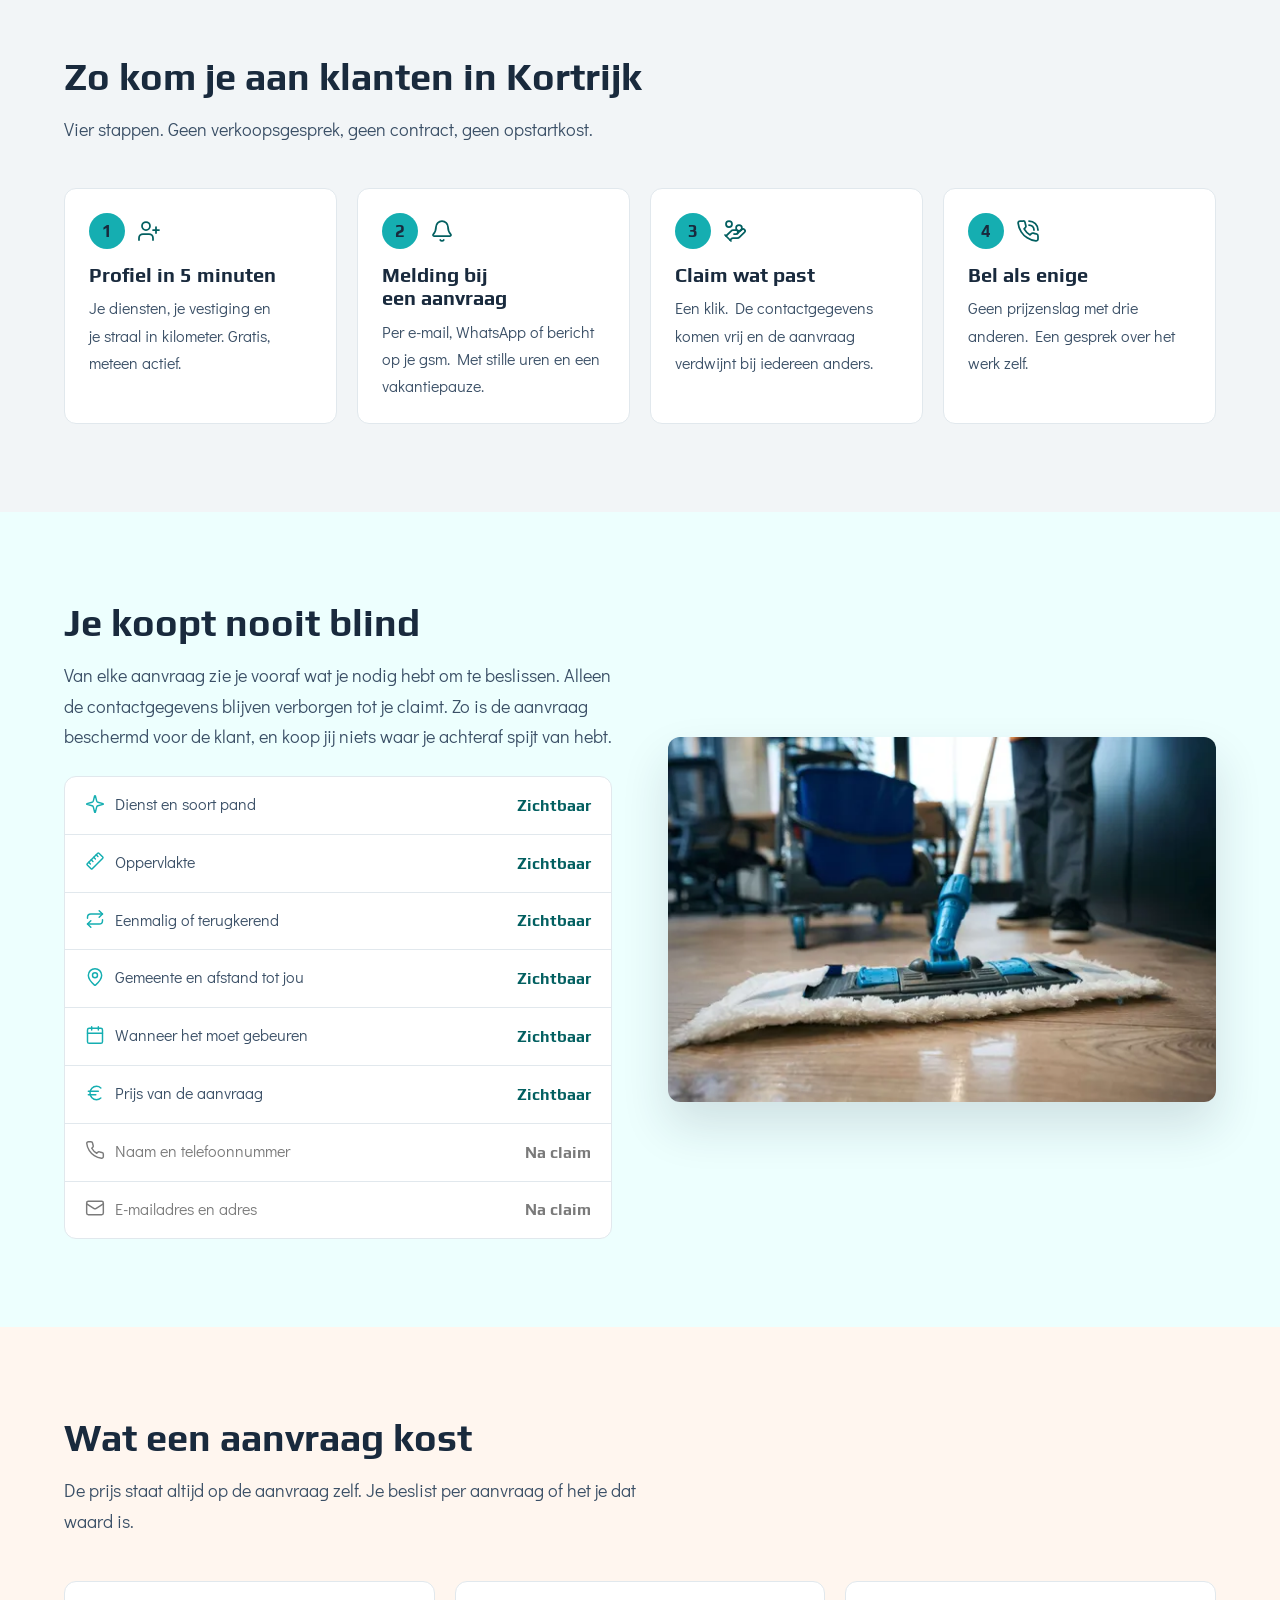
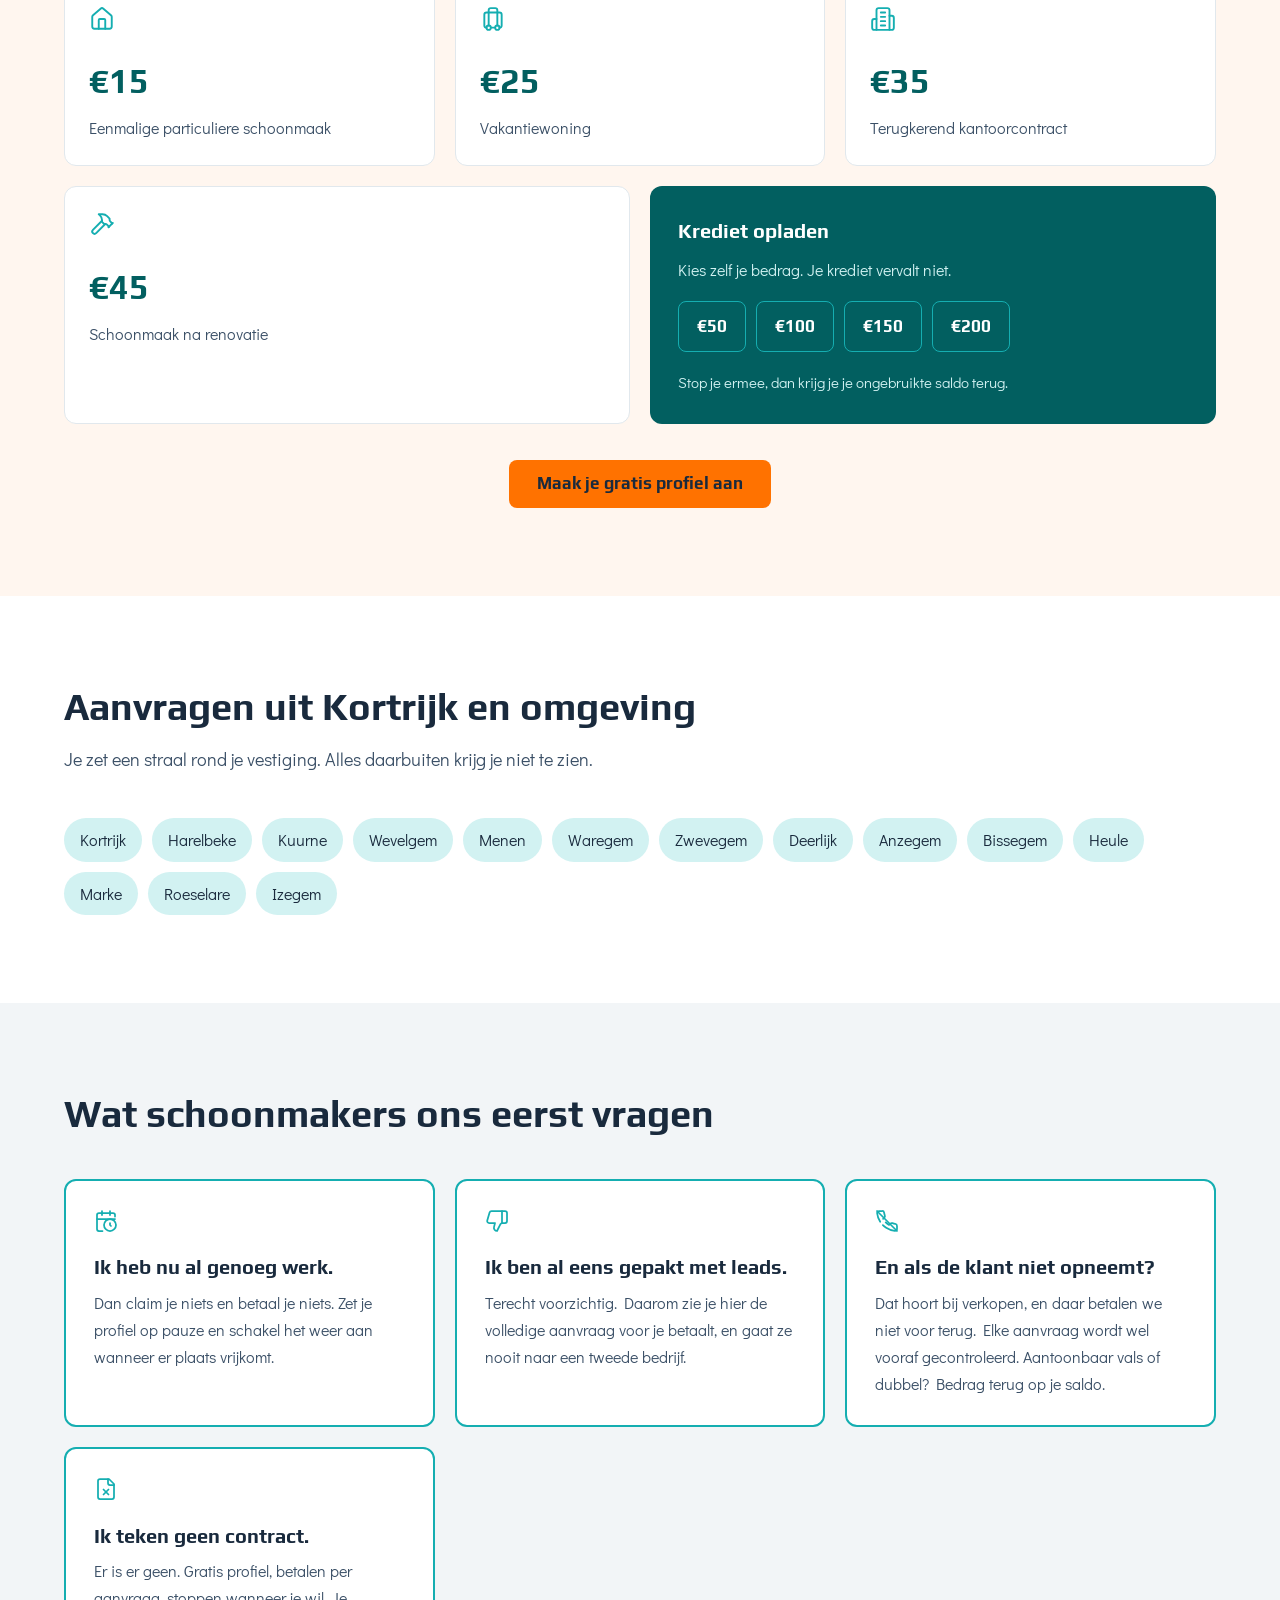
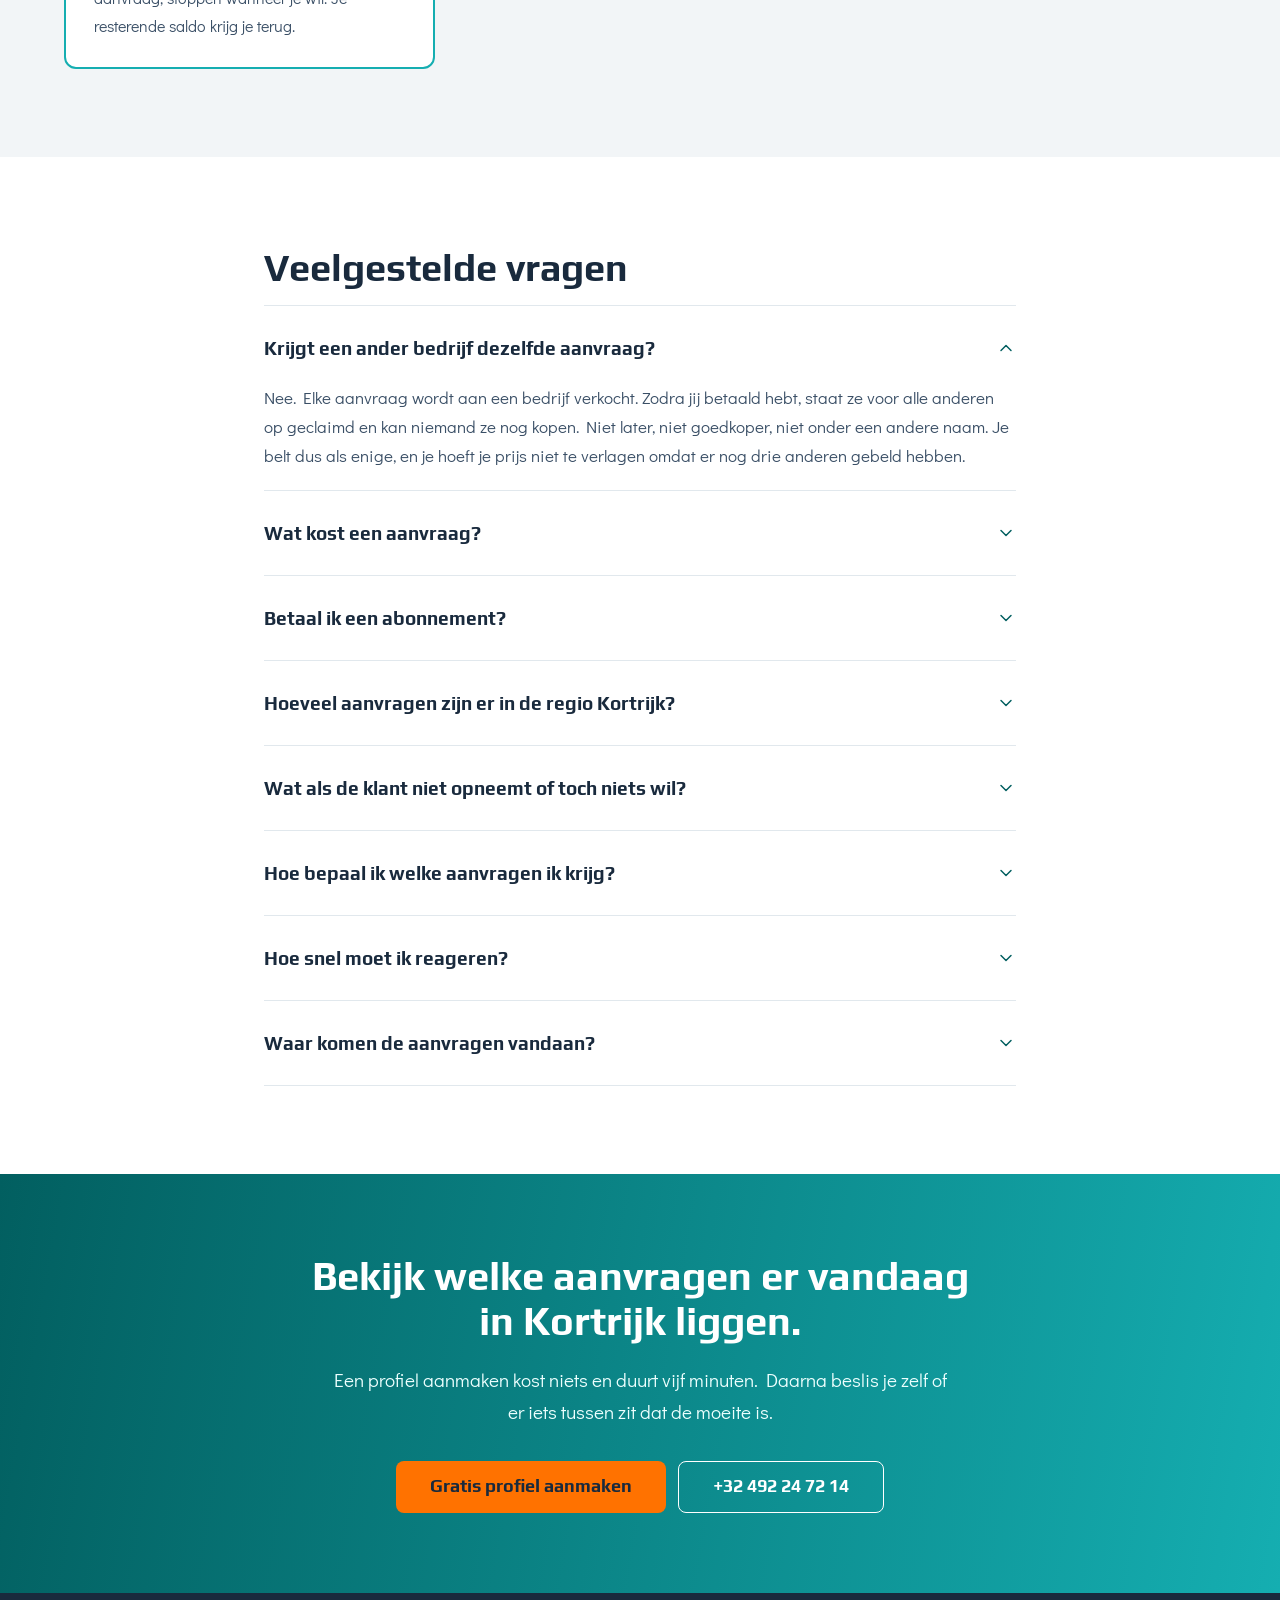
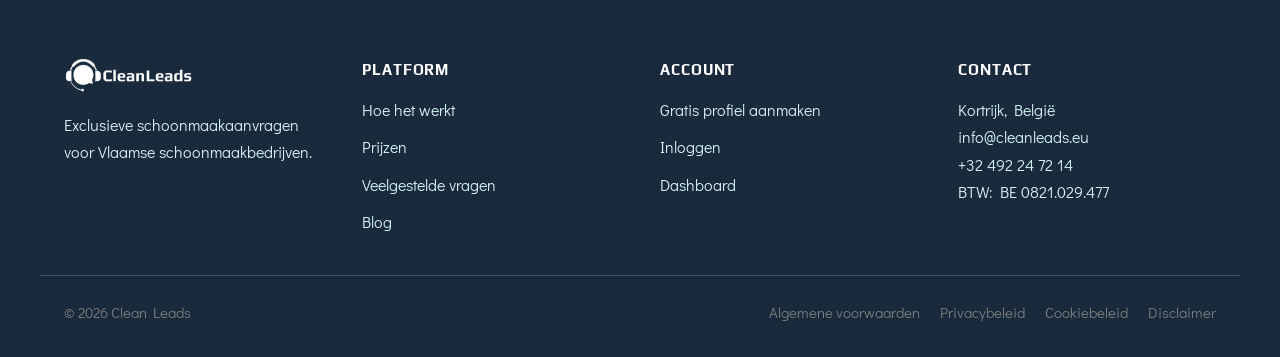
<file: kortrijk/index.html>
<!DOCTYPE html><html lang="nl-BE" data-astro-cid-sbfv7vrk> <head><meta charset="utf-8"><meta name="viewport" content="width=device-width, initial-scale=1"><title>Klanten vinden voor je schoonmaakbedrijf in Kortrijk | Clean Leads</title><meta name="description" content="Exclusieve schoonmaakaanvragen uit Kortrijk en 30 km rond. Een aanvraag, een bedrijf. Gratis profiel, geen abonnement, vanaf 15 euro per aanvraag."><link rel="canonical" href="https://cleanleads.eu/kortrijk"><meta name="robots" content="noindex, nofollow"><meta property="og:type" content="website"><meta property="og:site_name" content="Clean Leads"><meta property="og:locale" content="nl_BE"><meta property="og:title" content="Klanten vinden voor je schoonmaakbedrijf in Kortrijk | Clean Leads"><meta property="og:description" content="Exclusieve schoonmaakaanvragen uit Kortrijk en 30 km rond. Een aanvraag, een bedrijf. Gratis profiel, geen abonnement, vanaf 15 euro per aanvraag."><meta property="og:url" content="https://cleanleads.eu/kortrijk"><meta name="twitter:card" content="summary_large_image"><link rel="icon" href="/favicon.svg" type="image/svg+xml"><link rel="sitemap" href="/sitemap-index.xml"><link rel="preconnect" href="https://fonts.googleapis.com"><link rel="preconnect" href="https://fonts.gstatic.com" crossorigin><link rel="stylesheet" href="https://fonts.googleapis.com/css2?family=Play:wght@400;700&family=Didact+Gothic&display=swap"><script type="application/ld+json">{"@context":"https://schema.org","@type":"Service","name":"Exclusieve schoonmaakaanvragen in Kortrijk","serviceType":"Leadgeneratie voor schoonmaakbedrijven","provider":{"@type":"Organization","name":"Clean Leads","telephone":"+32492247214","vatID":"BE 0821.029.477"},"areaServed":{"@type":"City","name":"Kortrijk"},"offers":{"@type":"Offer","priceCurrency":"EUR","price":"15"},"url":"https://cleanleads.eu/kortrijk"}</script><script type="application/ld+json">{"@context":"https://schema.org","@type":"FAQPage","mainEntity":[{"@type":"Question","name":"Krijgt een ander bedrijf dezelfde aanvraag?","acceptedAnswer":{"@type":"Answer","text":"Nee. Elke aanvraag wordt aan een bedrijf verkocht. Zodra jij betaald hebt, staat ze voor alle anderen op geclaimd en kan niemand ze nog kopen. Niet later, niet goedkoper, niet onder een andere naam. Je belt dus als enige, en je hoeft je prijs niet te verlagen omdat er nog drie anderen gebeld hebben."}},{"@type":"Question","name":"Wat kost een aanvraag?","acceptedAnswer":{"@type":"Answer","text":"Vanaf 15 euro. De prijs hangt af van het soort aanvraag. Een eenmalige particuliere schoonmaak kost 15 euro, een vakantiewoning 25 euro, een terugkerend kantoorcontract 35 euro en een schoonmaak na renovatie 45 euro. De prijs staat altijd op de aanvraag zelf."}},{"@type":"Question","name":"Betaal ik een abonnement?","acceptedAnswer":{"@type":"Answer","text":"Nee. Een profiel is gratis en blijft gratis. Er is geen maandbedrag, geen minimumafname en geen opzegtermijn. Claim je een maand niets, dan betaal je die maand niets. Heb je nog credits staan wanneer je stopt, dan krijg je je ongebruikte saldo terug."}},{"@type":"Question","name":"Hoeveel aanvragen zijn er in de regio Kortrijk?","acceptedAnswer":{"@type":"Answer","text":"Dat wisselt per week en per dienst. We beloven geen aantallen. Maak een gratis profiel aan en bekijk zelf wat er vandaag in jouw straal ligt, dat is het eerlijkste antwoord."}},{"@type":"Question","name":"Wat als de klant niet opneemt of toch niets wil?","acceptedAnswer":{"@type":"Answer","text":"Dat gebeurt in elk verkoopgesprek, en daar geven we geen geld voor terug. Wel controleren we elke aanvraag voor ze online komt: bestaat het telefoonnummer, bestaat het e-mailadres, is het geen dubbele aanvraag, staat er geen spam in de tekst. Blijkt een aanvraag achteraf toch aantoonbaar vals of dubbel, dan zetten we het bedrag terug op je saldo."}},{"@type":"Question","name":"Hoe bepaal ik welke aanvragen ik krijg?","acceptedAnswer":{"@type":"Answer","text":"Je vinkt in je profiel aan welke diensten je doet, en je zet een straal in kilometer rond je vestiging. Alleen aanvragen die aan allebei voldoen, komen bij jou terecht. Rijd je niet verder dan 30 kilometer, dan krijg je ook niets van verder. Je past dat op elk moment zelf aan."}},{"@type":"Question","name":"Hoe snel moet ik reageren?","acceptedAnswer":{"@type":"Answer","text":"Snel, en dat verzwijgen we niet: wie eerst claimt, krijgt de aanvraag. Daarom krijg je meteen een melding, per e-mail, WhatsApp of als bericht op je gsm. Jij kiest welke kanalen, en je kan stille uren en een vakantiepauze instellen. Een aanvraag die niemand claimt, verdwijnt na drie dagen."}},{"@type":"Question","name":"Waar komen de aanvragen vandaan?","acceptedAnswer":{"@type":"Answer","text":"Van onze eigen websites voor de schoonmaaksector. Wij kopen geen aanvragen in bij derden. Iemand zoekt online een schoonmaakbedrijf, komt op een van onze sites terecht, vult zelf een formulier in en geeft toestemming dat wij zijn aanvraag doorgeven aan een vakbedrijf."}}]}</script><link rel="stylesheet" href="/_astro/cookiebeleid.CSggxvgJ.css">
<style>.cta[data-astro-cid-hq4e6jos]{background:linear-gradient(100deg,var(--cl-teal-donker) 0%,var(--cl-teal) 100%);color:var(--cl-wit);padding-block:80px}.cta-binnen[data-astro-cid-hq4e6jos]{max-width:820px;margin-inline:auto;text-align:center}.cta[data-astro-cid-hq4e6jos] h2[data-astro-cid-hq4e6jos]{font-size:clamp(26px,4.4vw,40px);line-height:1.12;color:var(--cl-wit);margin:0}.cta[data-astro-cid-hq4e6jos] h2[data-astro-cid-hq4e6jos] span[data-astro-cid-hq4e6jos]{display:block;text-wrap:balance}.cta[data-astro-cid-hq4e6jos] p[data-astro-cid-hq4e6jos]{font-size:19px;color:var(--cl-teal-zeer-licht);margin:20px auto 32px;max-width:620px}.cta-knoppen[data-astro-cid-hq4e6jos]{display:flex;flex-wrap:wrap;gap:12px;justify-content:center}@media(max-width:600px){.cta-knoppen[data-astro-cid-hq4e6jos] .knop[data-astro-cid-hq4e6jos]{width:100%}}
</style>
<link rel="stylesheet" href="/_astro/kortrijk.CTvcDcw2.css"></head> <body class="heeft-balk" data-astro-cid-sbfv7vrk> <a class="overslaan" href="#inhoud" data-astro-cid-sbfv7vrk>Naar de inhoud</a> <header class="kop" data-astro-cid-3ef6ksr2> <div class="omhulsel kop-binnen" data-astro-cid-3ef6ksr2> <a href="/" class="merk" aria-label="Clean Leads, naar de startpagina" data-astro-cid-3ef6ksr2> <img src="/_astro/logo-cleanleads.z0na8-ZU_2vH8Q3.webp" srcset="/_astro/logo-cleanleads.z0na8-ZU_1lVQsi.webp 200w, /_astro/logo-cleanleads.z0na8-ZU_ZtH8X0.webp 400w" alt="Clean Leads" sizes="200px" loading="eager" data-astro-cid-3ef6ksr2="true" decoding="async" fetchpriority="auto" width="408" height="115"> </a> <a href="https://app.cleanleads.eu/registreren" class="knop knop-primair kop-knop-mobiel" data-astro-cid-3ef6ksr2>Gratis profiel</a> <input type="checkbox" id="menu-schakelaar" class="menu-schakelaar" hidden data-astro-cid-3ef6ksr2> <label for="menu-schakelaar" class="hamburger" data-astro-cid-3ef6ksr2> <span class="sr-only" data-astro-cid-3ef6ksr2>Menu openen of sluiten</span> <span class="hamburger-streep" aria-hidden="true" data-astro-cid-3ef6ksr2></span> </label> <nav class="nav" aria-label="Hoofdmenu" data-astro-cid-3ef6ksr2> <a href="/#hoe-het-werkt" data-astro-cid-3ef6ksr2>Hoe het werkt</a> <a href="/#prijzen" data-astro-cid-3ef6ksr2>Prijzen</a> <a href="/kortrijk" aria-current="page" class="huidig" data-astro-cid-3ef6ksr2>Kortrijk</a> <a href="/blog" data-astro-cid-3ef6ksr2>Blog</a> <a href="/contact" data-astro-cid-3ef6ksr2>Contact</a> <a href="https://app.cleanleads.eu/inloggen" class="nav-inloggen" data-astro-cid-3ef6ksr2>Inloggen</a> <a href="https://app.cleanleads.eu/registreren" class="knop knop-primair nav-knop" data-astro-cid-3ef6ksr2>Gratis profiel aanmaken</a> </nav> </div> </header>  <main id="inhoud" data-astro-cid-sbfv7vrk>  <section class="hero" data-astro-cid-mlsewi5g> <div class="omhulsel twee" data-astro-cid-mlsewi5g> <div class="hero-tekst" data-astro-cid-mlsewi5g> <span class="regio-pil" data-astro-cid-mlsewi5g>Kortrijk en 30 km rond</span> <h1 data-astro-cid-mlsewi5g>Klanten vinden voor je schoonmaakbedrijf in Kortrijk, zonder te adverteren.</h1> <p class="lead" data-astro-cid-mlsewi5g>
Mensen uit Kortrijk zoeken vandaag online een schoonmaker. Die aanvraag komt bij ons
          binnen, wij controleren ze, en <strong data-astro-cid-mlsewi5g>verkopen ze aan een bedrijf</strong>. Je ziet
          alles voor je betaalt en je betaalt <strong data-astro-cid-mlsewi5g>vanaf 15 euro per aanvraag</strong>.
</p> <div class="hero-knoppen" data-astro-cid-mlsewi5g> <a href="https://app.cleanleads.eu/registreren" class="knop knop-primair" data-astro-cid-mlsewi5g>Bekijk aanvragen in Kortrijk</a> <a href="tel:+32492247214" class="knop knop-outline" data-astro-cid-mlsewi5g><svg xmlns="http://www.w3.org/2000/svg" width="20" height="20" viewBox="0 0 24 24" fill="none" stroke="currentColor" stroke-width="1.75" stroke-linecap="round" stroke-linejoin="round" aria-hidden="true" focusable="false"><path d="M22 16.92v3a2 2 0 0 1-2.18 2 19.79 19.79 0 0 1-8.63-3.07 19.5 19.5 0 0 1-6-6 19.79 19.79 0 0 1-3.07-8.67A2 2 0 0 1 4.11 2h3a2 2 0 0 1 2 1.72c.127.96.361 1.903.7 2.81a2 2 0 0 1-.45 2.11L8.09 9.91a16 16 0 0 0 6 6l1.27-1.27a2 2 0 0 1 2.11-.45c.907.339 1.85.573 2.81.7A2 2 0 0 1 22 16.92z"/></svg>Bel +32 492 24 72 14</a> </div> <ul class="hero-punten" data-astro-cid-mlsewi5g> <li data-astro-cid-mlsewi5g><svg xmlns="http://www.w3.org/2000/svg" width="20" height="20" viewBox="0 0 24 24" fill="none" stroke="currentColor" stroke-width="1.75" stroke-linecap="round" stroke-linejoin="round" aria-hidden="true" focusable="false" class="vink"><path d="M20 6 9 17l-5-5"/></svg>Gratis profiel</li> <li data-astro-cid-mlsewi5g><svg xmlns="http://www.w3.org/2000/svg" width="20" height="20" viewBox="0 0 24 24" fill="none" stroke="currentColor" stroke-width="1.75" stroke-linecap="round" stroke-linejoin="round" aria-hidden="true" focusable="false" class="vink"><path d="M20 6 9 17l-5-5"/></svg>Geen abonnement</li> <li data-astro-cid-mlsewi5g><svg xmlns="http://www.w3.org/2000/svg" width="20" height="20" viewBox="0 0 24 24" fill="none" stroke="currentColor" stroke-width="1.75" stroke-linecap="round" stroke-linejoin="round" aria-hidden="true" focusable="false" class="vink"><path d="M20 6 9 17l-5-5"/></svg>Nooit doorverkocht</li> </ul> </div> <div class="hero-beeld" data-astro-cid-mlsewi5g> <div class="venster" data-astro-cid-mlsewi5g> <div class="venster-balk" data-astro-cid-mlsewi5g><span class="stip" aria-hidden="true" data-astro-cid-mlsewi5g></span>Aanvragen &middot; regio Kortrijk</div> <div class="venster-lijst" data-astro-cid-mlsewi5g> <div class="lead-kaart nieuw" data-astro-cid-mlsewi5g> <div class="lead-rij" data-astro-cid-mlsewi5g><span class="pil-nieuw" data-astro-cid-mlsewi5g>Nieuw</span><span class="plaats" data-astro-cid-mlsewi5g>8500 Kortrijk</span><span class="prijs" data-astro-cid-mlsewi5g>&euro;15</span></div> <p data-astro-cid-mlsewi5g>Particuliere woning &middot; 140 m&sup2; &middot; wekelijks &middot; 3,2 km van jou</p> </div> <div class="lead-kaart" data-astro-cid-mlsewi5g> <div class="lead-rij" data-astro-cid-mlsewi5g><span class="pil-grijs" data-astro-cid-mlsewi5g>Kantoor</span><span class="plaats" data-astro-cid-mlsewi5g>8530 Harelbeke</span><span class="prijs" data-astro-cid-mlsewi5g>&euro;35</span></div> <p data-astro-cid-mlsewi5g>Kantoorcontract &middot; 320 m&sup2; &middot; 3&times; per week &middot; 6,8 km</p> </div> <div class="lead-kaart weg" data-astro-cid-mlsewi5g> <div class="lead-rij" data-astro-cid-mlsewi5g><span class="pil-grijs" data-astro-cid-mlsewi5g>Geclaimd</span><span class="plaats" data-astro-cid-mlsewi5g>8501 Bissegem</span></div> <p class="dof" data-astro-cid-mlsewi5g>Appartement &middot; 75 m&sup2; &middot; tweewekelijks</p> </div> </div> </div> </div> </div> </section> <section class="balk" data-astro-cid-mlsewi5g> <div class="omhulsel balk-rij" data-astro-cid-mlsewi5g> <div data-astro-cid-mlsewi5g><svg xmlns="http://www.w3.org/2000/svg" width="24" height="24" viewBox="0 0 24 24" fill="none" stroke="currentColor" stroke-width="1.75" stroke-linecap="round" stroke-linejoin="round" aria-hidden="true" focusable="false" class="balk-icoon"><rect width="18" height="11" x="3" y="11" rx="2"/><path d="M7 11V7a5 5 0 0 1 10 0v4"/></svg><span data-astro-cid-mlsewi5g>Een aanvraag, een koper</span></div> <div data-astro-cid-mlsewi5g><svg xmlns="http://www.w3.org/2000/svg" width="24" height="24" viewBox="0 0 24 24" fill="none" stroke="currentColor" stroke-width="1.75" stroke-linecap="round" stroke-linejoin="round" aria-hidden="true" focusable="false" class="balk-icoon"><path d="M2.062 12.348a1 1 0 0 1 0-.696 10.75 10.75 0 0 1 19.876 0 1 1 0 0 1 0 .696 10.75 10.75 0 0 1-19.876 0"/><circle cx="12" cy="12" r="3"/></svg><span data-astro-cid-mlsewi5g>Alles zichtbaar voor aankoop</span></div> <div data-astro-cid-mlsewi5g><svg xmlns="http://www.w3.org/2000/svg" width="24" height="24" viewBox="0 0 24 24" fill="none" stroke="currentColor" stroke-width="1.75" stroke-linecap="round" stroke-linejoin="round" aria-hidden="true" focusable="false" class="balk-icoon"><path d="M19 7V4a1 1 0 0 0-1-1H5a2 2 0 0 0 0 4h15a1 1 0 0 1 1 1v4h-3a2 2 0 0 0 0 4h3a1 1 0 0 0 1-1v-2a1 1 0 0 0-1-1"/><path d="M3 5v14a2 2 0 0 0 2 2h15a1 1 0 0 0 1-1v-4"/></svg><span data-astro-cid-mlsewi5g>Geen abonnement</span></div> <div data-astro-cid-mlsewi5g><svg xmlns="http://www.w3.org/2000/svg" width="24" height="24" viewBox="0 0 24 24" fill="none" stroke="currentColor" stroke-width="1.75" stroke-linecap="round" stroke-linejoin="round" aria-hidden="true" focusable="false" class="balk-icoon"><circle cx="12" cy="12" r="10"/><path d="M12 2a14.5 14.5 0 0 0 0 20 14.5 14.5 0 0 0 0-20"/><path d="M2 12h20"/></svg><span data-astro-cid-mlsewi5g>Aanvragen uit eigen websites</span></div> </div> </section> <section class="sectie" data-astro-cid-mlsewi5g> <div class="omhulsel twee start" data-astro-cid-mlsewi5g> <div data-astro-cid-mlsewi5g> <h2 data-astro-cid-mlsewi5g>Werk zoeken in Kortrijk kost je meer dan het opbrengt.</h2> <p data-astro-cid-mlsewi5g>Je hangt flyers in de bus. Je zet een bericht in de Facebookgroep van Kortrijk. Je betaalt voor advertenties en je krijgt klikken, geen telefoons. En de leads die je koopt bij de grote bureaus gaan naar vier bedrijven tegelijk.</p> <p data-astro-cid-mlsewi5g>Tegen dat je belt, heeft de klant al drie prijzen. Het gesprek gaat nog over een ding: wie zakt het diepst. Zo bouw je geen vaste ronde op, zo bouw je een agenda vol eenmalige opdrachten aan een tarief waar je niets aan overhoudt.</p> <div class="kost" data-astro-cid-mlsewi5g> <p class="kost-kop" data-astro-cid-mlsewi5g>De echte kost</p> <p data-astro-cid-mlsewi5g>Niet de prijs van een lead. Wel de avonden bellen, de offertes voor mensen die al gekozen hebben, en de weken dat je ploeg te weinig uren draait.</p> </div> </div> <div class="anders" data-astro-cid-mlsewi5g> <h3 data-astro-cid-mlsewi5g>Wat wij anders doen</h3> <ul data-astro-cid-mlsewi5g> <li data-astro-cid-mlsewi5g><svg xmlns="http://www.w3.org/2000/svg" width="24" height="24" viewBox="0 0 24 24" fill="none" stroke="currentColor" stroke-width="1.75" stroke-linecap="round" stroke-linejoin="round" aria-hidden="true" focusable="false" class="vink-donker"><path d="M20 6 9 17l-5-5"/></svg>Elke aanvraag gaat naar een bedrijf</li><li data-astro-cid-mlsewi5g><svg xmlns="http://www.w3.org/2000/svg" width="24" height="24" viewBox="0 0 24 24" fill="none" stroke="currentColor" stroke-width="1.75" stroke-linecap="round" stroke-linejoin="round" aria-hidden="true" focusable="false" class="vink-donker"><path d="M20 6 9 17l-5-5"/></svg>Je ziet de volledige aanvraag voor je betaalt</li><li data-astro-cid-mlsewi5g><svg xmlns="http://www.w3.org/2000/svg" width="24" height="24" viewBox="0 0 24 24" fill="none" stroke="currentColor" stroke-width="1.75" stroke-linecap="round" stroke-linejoin="round" aria-hidden="true" focusable="false" class="vink-donker"><path d="M20 6 9 17l-5-5"/></svg>Gratis account, je betaalt enkel wat je claimt</li><li data-astro-cid-mlsewi5g><svg xmlns="http://www.w3.org/2000/svg" width="24" height="24" viewBox="0 0 24 24" fill="none" stroke="currentColor" stroke-width="1.75" stroke-linecap="round" stroke-linejoin="round" aria-hidden="true" focusable="false" class="vink-donker"><path d="M20 6 9 17l-5-5"/></svg>Zelf je straal instellen rond Kortrijk</li><li data-astro-cid-mlsewi5g><svg xmlns="http://www.w3.org/2000/svg" width="24" height="24" viewBox="0 0 24 24" fill="none" stroke="currentColor" stroke-width="1.75" stroke-linecap="round" stroke-linejoin="round" aria-hidden="true" focusable="false" class="vink-donker"><path d="M20 6 9 17l-5-5"/></svg>Pauzeren wanneer je vol zit</li><li data-astro-cid-mlsewi5g><svg xmlns="http://www.w3.org/2000/svg" width="24" height="24" viewBox="0 0 24 24" fill="none" stroke="currentColor" stroke-width="1.75" stroke-linecap="round" stroke-linejoin="round" aria-hidden="true" focusable="false" class="vink-donker"><path d="M20 6 9 17l-5-5"/></svg>Stop je ermee? Je saldo wordt uitbetaald</li> </ul> </div> </div> </section> <section class="sectie sectie-grijs" data-astro-cid-mlsewi5g> <div class="omhulsel" data-astro-cid-mlsewi5g> <h2 data-astro-cid-mlsewi5g>Zo kom je aan klanten in Kortrijk</h2> <p class="onder-kop" data-astro-cid-mlsewi5g>Vier stappen. Geen verkoopsgesprek, geen contract, geen opstartkost.</p> <div class="stappen" data-astro-cid-mlsewi5g> <div class="stap" data-astro-cid-mlsewi5g> <div class="stap-rij" data-astro-cid-mlsewi5g><span class="stap-nr" data-astro-cid-mlsewi5g>1</span><svg xmlns="http://www.w3.org/2000/svg" width="24" height="24" viewBox="0 0 24 24" fill="none" stroke="currentColor" stroke-width="1.75" stroke-linecap="round" stroke-linejoin="round" aria-hidden="true" focusable="false" class="stap-icoon"><path d="M16 21v-2a4 4 0 0 0-4-4H6a4 4 0 0 0-4 4v2"/><circle cx="9" cy="7" r="4"/><line x1="19" x2="19" y1="8" y2="14"/><line x1="22" x2="16" y1="11" y2="11"/></svg></div> <h3 data-astro-cid-mlsewi5g>Profiel in 5 minuten</h3> <p data-astro-cid-mlsewi5g>Je diensten, je vestiging en je straal in kilometer. Gratis, meteen actief.</p> </div><div class="stap" data-astro-cid-mlsewi5g> <div class="stap-rij" data-astro-cid-mlsewi5g><span class="stap-nr" data-astro-cid-mlsewi5g>2</span><svg xmlns="http://www.w3.org/2000/svg" width="24" height="24" viewBox="0 0 24 24" fill="none" stroke="currentColor" stroke-width="1.75" stroke-linecap="round" stroke-linejoin="round" aria-hidden="true" focusable="false" class="stap-icoon"><path d="M10.268 21a2 2 0 0 0 3.464 0"/><path d="M3.262 15.326A1 1 0 0 0 4 17h16a1 1 0 0 0 .74-1.673C19.41 13.956 18 12.499 18 8A6 6 0 0 0 6 8c0 4.499-1.411 5.956-2.738 7.326"/></svg></div> <h3 data-astro-cid-mlsewi5g>Melding bij een aanvraag</h3> <p data-astro-cid-mlsewi5g>Per e-mail, WhatsApp of bericht op je gsm. Met stille uren en een vakantiepauze.</p> </div><div class="stap" data-astro-cid-mlsewi5g> <div class="stap-rij" data-astro-cid-mlsewi5g><span class="stap-nr" data-astro-cid-mlsewi5g>3</span><svg xmlns="http://www.w3.org/2000/svg" width="24" height="24" viewBox="0 0 24 24" fill="none" stroke="currentColor" stroke-width="1.75" stroke-linecap="round" stroke-linejoin="round" aria-hidden="true" focusable="false" class="stap-icoon"><path d="M11 15h2a2 2 0 1 0 0-4h-3c-.6 0-1.1.2-1.4.6L3 17"/><path d="m7 21 1.6-1.4c.3-.4.8-.6 1.4-.6h4c1.1 0 2.1-.4 2.8-1.2l4.6-4.4a2 2 0 0 0-2.75-2.91l-4.2 3.9"/><path d="m2 16 6 6"/><circle cx="16" cy="9" r="2.9"/><circle cx="6" cy="5" r="3"/></svg></div> <h3 data-astro-cid-mlsewi5g>Claim wat past</h3> <p data-astro-cid-mlsewi5g>Een klik. De contactgegevens komen vrij en de aanvraag verdwijnt bij iedereen anders.</p> </div><div class="stap" data-astro-cid-mlsewi5g> <div class="stap-rij" data-astro-cid-mlsewi5g><span class="stap-nr" data-astro-cid-mlsewi5g>4</span><svg xmlns="http://www.w3.org/2000/svg" width="24" height="24" viewBox="0 0 24 24" fill="none" stroke="currentColor" stroke-width="1.75" stroke-linecap="round" stroke-linejoin="round" aria-hidden="true" focusable="false" class="stap-icoon"><path d="M13 2a9 9 0 0 1 9 9"/><path d="M13 6a5 5 0 0 1 5 5"/><path d="M22 16.92v3a2 2 0 0 1-2.18 2 19.79 19.79 0 0 1-8.63-3.07 19.5 19.5 0 0 1-6-6 19.79 19.79 0 0 1-3.07-8.67A2 2 0 0 1 4.11 2h3a2 2 0 0 1 2 1.72c.127.96.361 1.903.7 2.81a2 2 0 0 1-.45 2.11L8.09 9.91a16 16 0 0 0 6 6l1.27-1.27a2 2 0 0 1 2.11-.45c.907.339 1.85.573 2.81.7A2 2 0 0 1 22 16.92z"/></svg></div> <h3 data-astro-cid-mlsewi5g>Bel als enige</h3> <p data-astro-cid-mlsewi5g>Geen prijzenslag met drie anderen. Een gesprek over het werk zelf.</p> </div> </div> </div> </section> <section class="sectie sectie-teal" data-astro-cid-mlsewi5g> <div class="omhulsel twee" data-astro-cid-mlsewi5g> <div data-astro-cid-mlsewi5g> <h2 data-astro-cid-mlsewi5g>Je koopt nooit blind</h2> <p data-astro-cid-mlsewi5g>Van elke aanvraag zie je vooraf wat je nodig hebt om te beslissen. Alleen de contactgegevens blijven verborgen tot je claimt. Zo is de aanvraag beschermd voor de klant, en koop jij niets waar je achteraf spijt van hebt.</p> <div class="zicht-kaart" data-astro-cid-mlsewi5g> <table data-astro-cid-mlsewi5g> <tbody data-astro-cid-mlsewi5g> <tr data-astro-cid-mlsewi5g><td data-astro-cid-mlsewi5g><span class="met-icoon" data-astro-cid-mlsewi5g><svg xmlns="http://www.w3.org/2000/svg" width="20" height="20" viewBox="0 0 24 24" fill="none" stroke="currentColor" stroke-width="1.75" stroke-linecap="round" stroke-linejoin="round" aria-hidden="true" focusable="false" class="rij-icoon"><path d="M9.937 15.5A2 2 0 0 0 8.5 14.063l-6.135-1.582a.5.5 0 0 1 0-.962L8.5 9.936A2 2 0 0 0 9.937 8.5l1.582-6.135a.5.5 0 0 1 .963 0L14.063 8.5A2 2 0 0 0 15.5 9.937l6.135 1.581a.5.5 0 0 1 0 .964L15.5 14.063a2 2 0 0 0-1.437 1.437l-1.582 6.135a.5.5 0 0 1-.963 0z"/></svg>Dienst en soort pand</span></td><td class="ja" data-astro-cid-mlsewi5g>Zichtbaar</td></tr><tr data-astro-cid-mlsewi5g><td data-astro-cid-mlsewi5g><span class="met-icoon" data-astro-cid-mlsewi5g><svg xmlns="http://www.w3.org/2000/svg" width="20" height="20" viewBox="0 0 24 24" fill="none" stroke="currentColor" stroke-width="1.75" stroke-linecap="round" stroke-linejoin="round" aria-hidden="true" focusable="false" class="rij-icoon"><path d="M21.3 8.7 8.7 21.3a1 1 0 0 1-1.4 0l-4.6-4.6a1 1 0 0 1 0-1.4L15.3 2.7a1 1 0 0 1 1.4 0l4.6 4.6a1 1 0 0 1 0 1.4"/><path d="m7.5 10.5 2 2"/><path d="m10.5 7.5 2 2"/><path d="m13.5 4.5 2 2"/><path d="m4.5 13.5 2 2"/></svg>Oppervlakte</span></td><td class="ja" data-astro-cid-mlsewi5g>Zichtbaar</td></tr><tr data-astro-cid-mlsewi5g><td data-astro-cid-mlsewi5g><span class="met-icoon" data-astro-cid-mlsewi5g><svg xmlns="http://www.w3.org/2000/svg" width="20" height="20" viewBox="0 0 24 24" fill="none" stroke="currentColor" stroke-width="1.75" stroke-linecap="round" stroke-linejoin="round" aria-hidden="true" focusable="false" class="rij-icoon"><path d="m17 2 4 4-4 4"/><path d="M3 11v-1a4 4 0 0 1 4-4h14"/><path d="m7 22-4-4 4-4"/><path d="M21 13v1a4 4 0 0 1-4 4H3"/></svg>Eenmalig of terugkerend</span></td><td class="ja" data-astro-cid-mlsewi5g>Zichtbaar</td></tr><tr data-astro-cid-mlsewi5g><td data-astro-cid-mlsewi5g><span class="met-icoon" data-astro-cid-mlsewi5g><svg xmlns="http://www.w3.org/2000/svg" width="20" height="20" viewBox="0 0 24 24" fill="none" stroke="currentColor" stroke-width="1.75" stroke-linecap="round" stroke-linejoin="round" aria-hidden="true" focusable="false" class="rij-icoon"><path d="M20 10c0 4.993-5.539 10.193-7.399 11.799a1 1 0 0 1-1.202 0C9.539 20.193 4 14.993 4 10a8 8 0 0 1 16 0"/><circle cx="12" cy="10" r="3"/></svg>Gemeente en afstand tot jou</span></td><td class="ja" data-astro-cid-mlsewi5g>Zichtbaar</td></tr><tr data-astro-cid-mlsewi5g><td data-astro-cid-mlsewi5g><span class="met-icoon" data-astro-cid-mlsewi5g><svg xmlns="http://www.w3.org/2000/svg" width="20" height="20" viewBox="0 0 24 24" fill="none" stroke="currentColor" stroke-width="1.75" stroke-linecap="round" stroke-linejoin="round" aria-hidden="true" focusable="false" class="rij-icoon"><rect width="18" height="18" x="3" y="4" rx="2"/><path d="M16 2v4M8 2v4M3 10h18"/></svg>Wanneer het moet gebeuren</span></td><td class="ja" data-astro-cid-mlsewi5g>Zichtbaar</td></tr><tr data-astro-cid-mlsewi5g><td data-astro-cid-mlsewi5g><span class="met-icoon" data-astro-cid-mlsewi5g><svg xmlns="http://www.w3.org/2000/svg" width="20" height="20" viewBox="0 0 24 24" fill="none" stroke="currentColor" stroke-width="1.75" stroke-linecap="round" stroke-linejoin="round" aria-hidden="true" focusable="false" class="rij-icoon"><path d="M4 10h12M4 14h9"/><path d="M19 6a7.7 7.7 0 0 0-5.2-2A7.9 7.9 0 0 0 6 12c0 4.4 3.5 8 7.8 8 2 0 3.8-.8 5.2-2"/></svg>Prijs van de aanvraag</span></td><td class="ja" data-astro-cid-mlsewi5g>Zichtbaar</td></tr> <tr class="na" data-astro-cid-mlsewi5g><td data-astro-cid-mlsewi5g><span class="met-icoon" data-astro-cid-mlsewi5g><svg xmlns="http://www.w3.org/2000/svg" width="20" height="20" viewBox="0 0 24 24" fill="none" stroke="currentColor" stroke-width="1.75" stroke-linecap="round" stroke-linejoin="round" aria-hidden="true" focusable="false" class="rij-icoon-dof"><path d="M22 16.92v3a2 2 0 0 1-2.18 2 19.79 19.79 0 0 1-8.63-3.07 19.5 19.5 0 0 1-6-6 19.79 19.79 0 0 1-3.07-8.67A2 2 0 0 1 4.11 2h3a2 2 0 0 1 2 1.72c.127.96.361 1.903.7 2.81a2 2 0 0 1-.45 2.11L8.09 9.91a16 16 0 0 0 6 6l1.27-1.27a2 2 0 0 1 2.11-.45c.907.339 1.85.573 2.81.7A2 2 0 0 1 22 16.92z"/></svg>Naam en telefoonnummer</span></td><td class="later" data-astro-cid-mlsewi5g>Na claim</td></tr><tr class="na" data-astro-cid-mlsewi5g><td data-astro-cid-mlsewi5g><span class="met-icoon" data-astro-cid-mlsewi5g><svg xmlns="http://www.w3.org/2000/svg" width="20" height="20" viewBox="0 0 24 24" fill="none" stroke="currentColor" stroke-width="1.75" stroke-linecap="round" stroke-linejoin="round" aria-hidden="true" focusable="false" class="rij-icoon-dof"><rect width="20" height="16" x="2" y="4" rx="2"/><path d="m22 7-8.97 5.7a1.94 1.94 0 0 1-2.06 0L2 7"/></svg>E-mailadres en adres</span></td><td class="later" data-astro-cid-mlsewi5g>Na claim</td></tr> </tbody> </table> </div> </div> <div data-astro-cid-mlsewi5g> <img src="/_astro/schoonmakers-kantoor.Ck50cZgy_ZlX0pW.webp" srcset="/_astro/schoonmakers-kantoor.Ck50cZgy_Z1JlvD.webp 560w, /_astro/schoonmakers-kantoor.Ck50cZgy_2ar8rJ.webp 1120w" alt="Schoonmaakploeg aan het werk in een kantoor in Kortrijk" sizes="(max-width: 1000px) 100vw, 540px" loading="lazy" data-astro-cid-mlsewi5g="true" decoding="async" fetchpriority="auto" width="7008" height="4672" class="foto"> </div> </div> </section> <section class="sectie prijzen-sectie" data-astro-cid-mlsewi5g> <div class="omhulsel" data-astro-cid-mlsewi5g> <h2 data-astro-cid-mlsewi5g>Wat een aanvraag kost</h2> <p class="onder-kop" data-astro-cid-mlsewi5g>De prijs staat altijd op de aanvraag zelf. Je beslist per aanvraag of het je dat waard is.</p> <div class="prijs-drie" data-astro-cid-mlsewi5g> <div class="kaart prijs-kaart" data-astro-cid-mlsewi5g> <svg xmlns="http://www.w3.org/2000/svg" width="26" height="26" viewBox="0 0 24 24" fill="none" stroke="currentColor" stroke-width="1.75" stroke-linecap="round" stroke-linejoin="round" aria-hidden="true" focusable="false" class="prijs-icoon"><path d="M15 21v-8a1 1 0 0 0-1-1h-4a1 1 0 0 0-1 1v8"/><path d="M3 10a2 2 0 0 1 .709-1.528l7-5.999a2 2 0 0 1 2.582 0l7 5.999A2 2 0 0 1 21 10v9a2 2 0 0 1-2 2H5a2 2 0 0 1-2-2z"/></svg> <p class="bedrag" data-astro-cid-mlsewi5g>€15</p> <p class="prijs-wat" data-astro-cid-mlsewi5g>Eenmalige particuliere schoonmaak</p> </div><div class="kaart prijs-kaart" data-astro-cid-mlsewi5g> <svg xmlns="http://www.w3.org/2000/svg" width="26" height="26" viewBox="0 0 24 24" fill="none" stroke="currentColor" stroke-width="1.75" stroke-linecap="round" stroke-linejoin="round" aria-hidden="true" focusable="false" class="prijs-icoon"><path d="M6 20a2 2 0 0 1-2-2V8a2 2 0 0 1 2-2h12a2 2 0 0 1 2 2v10a2 2 0 0 1-2 2"/><path d="M8 18V4a2 2 0 0 1 2-2h4a2 2 0 0 1 2 2v14"/><path d="M10 20h4"/><circle cx="8" cy="20" r="2"/><circle cx="16" cy="20" r="2"/></svg> <p class="bedrag" data-astro-cid-mlsewi5g>€25</p> <p class="prijs-wat" data-astro-cid-mlsewi5g>Vakantiewoning</p> </div><div class="kaart prijs-kaart" data-astro-cid-mlsewi5g> <svg xmlns="http://www.w3.org/2000/svg" width="26" height="26" viewBox="0 0 24 24" fill="none" stroke="currentColor" stroke-width="1.75" stroke-linecap="round" stroke-linejoin="round" aria-hidden="true" focusable="false" class="prijs-icoon"><path d="M6 22V4a2 2 0 0 1 2-2h8a2 2 0 0 1 2 2v18Z"/><path d="M6 12H4a2 2 0 0 0-2 2v6a2 2 0 0 0 2 2h2"/><path d="M18 9h2a2 2 0 0 1 2 2v9a2 2 0 0 1-2 2h-2"/><path d="M10 6h4M10 10h4M10 14h4M10 18h4"/></svg> <p class="bedrag" data-astro-cid-mlsewi5g>€35</p> <p class="prijs-wat" data-astro-cid-mlsewi5g>Terugkerend kantoorcontract</p> </div> </div> <div class="prijs-twee" data-astro-cid-mlsewi5g> <div class="kaart prijs-kaart" data-astro-cid-mlsewi5g> <svg xmlns="http://www.w3.org/2000/svg" width="26" height="26" viewBox="0 0 24 24" fill="none" stroke="currentColor" stroke-width="1.75" stroke-linecap="round" stroke-linejoin="round" aria-hidden="true" focusable="false" class="prijs-icoon"><path d="m15 12-8.373 8.373a1 1 0 1 1-3-3L12 9"/><path d="m18 15 4-4"/><path d="m21.5 11.5-1.914-1.914A2 2 0 0 1 19 8.172V7l-2.26-2.26a6 6 0 0 0-4.202-1.756L9 2.96l.92.82A6.18 6.18 0 0 1 12 8.4V10l2 2h1.172a2 2 0 0 1 1.414.586L18.5 14.5"/></svg> <p class="bedrag" data-astro-cid-mlsewi5g>&euro;45</p> <p class="prijs-wat" data-astro-cid-mlsewi5g>Schoonmaak na renovatie</p> </div> <div class="krediet" data-astro-cid-mlsewi5g> <p class="krediet-kop" data-astro-cid-mlsewi5g>Krediet opladen</p> <p class="krediet-sub" data-astro-cid-mlsewi5g>Kies zelf je bedrag. Je krediet vervalt niet.</p> <div class="bedragen" data-astro-cid-mlsewi5g> <span data-astro-cid-mlsewi5g>&euro;50</span><span data-astro-cid-mlsewi5g>&euro;100</span><span data-astro-cid-mlsewi5g>&euro;150</span><span data-astro-cid-mlsewi5g>&euro;200</span> </div> <p class="krediet-noot" data-astro-cid-mlsewi5g>Stop je ermee, dan krijg je je ongebruikte saldo terug.</p> </div> </div> <div class="midden" data-astro-cid-mlsewi5g><a href="https://app.cleanleads.eu/registreren" class="knop knop-primair" data-astro-cid-mlsewi5g>Maak je gratis profiel aan</a></div> </div> </section> <section class="sectie" data-astro-cid-mlsewi5g> <div class="omhulsel" data-astro-cid-mlsewi5g> <h2 data-astro-cid-mlsewi5g>Aanvragen uit Kortrijk en omgeving</h2> <p class="onder-kop" data-astro-cid-mlsewi5g>Je zet een straal rond je vestiging. Alles daarbuiten krijg je niet te zien.</p> <ul class="gemeenten" data-astro-cid-mlsewi5g><li class="chip" data-astro-cid-mlsewi5g>Kortrijk</li><li class="chip" data-astro-cid-mlsewi5g>Harelbeke</li><li class="chip" data-astro-cid-mlsewi5g>Kuurne</li><li class="chip" data-astro-cid-mlsewi5g>Wevelgem</li><li class="chip" data-astro-cid-mlsewi5g>Menen</li><li class="chip" data-astro-cid-mlsewi5g>Waregem</li><li class="chip" data-astro-cid-mlsewi5g>Zwevegem</li><li class="chip" data-astro-cid-mlsewi5g>Deerlijk</li><li class="chip" data-astro-cid-mlsewi5g>Anzegem</li><li class="chip" data-astro-cid-mlsewi5g>Bissegem</li><li class="chip" data-astro-cid-mlsewi5g>Heule</li><li class="chip" data-astro-cid-mlsewi5g>Marke</li><li class="chip" data-astro-cid-mlsewi5g>Roeselare</li><li class="chip" data-astro-cid-mlsewi5g>Izegem</li></ul> </div> </section> <section class="sectie sectie-grijs" data-astro-cid-mlsewi5g> <div class="omhulsel" data-astro-cid-mlsewi5g> <h2 class="bezwaar-kop" data-astro-cid-mlsewi5g>Wat schoonmakers ons eerst vragen</h2> <div class="bezwaren" data-astro-cid-mlsewi5g> <div class="bezwaar" data-astro-cid-mlsewi5g> <svg xmlns="http://www.w3.org/2000/svg" width="24" height="24" viewBox="0 0 24 24" fill="none" stroke="currentColor" stroke-width="1.75" stroke-linecap="round" stroke-linejoin="round" aria-hidden="true" focusable="false" class="bezwaar-icoon"><path d="M21 7.5V6a2 2 0 0 0-2-2H5a2 2 0 0 0-2 2v14a2 2 0 0 0 2 2h3.5"/><path d="M16 2v4M8 2v4M3 10h18"/><circle cx="16" cy="16" r="6"/><path d="M16 14v2l1 1"/></svg> <h3 data-astro-cid-mlsewi5g>Ik heb nu al genoeg werk.</h3> <p data-astro-cid-mlsewi5g>Dan claim je niets en betaal je niets. Zet je profiel op pauze en schakel het weer aan wanneer er plaats vrijkomt.</p> </div><div class="bezwaar" data-astro-cid-mlsewi5g> <svg xmlns="http://www.w3.org/2000/svg" width="24" height="24" viewBox="0 0 24 24" fill="none" stroke="currentColor" stroke-width="1.75" stroke-linecap="round" stroke-linejoin="round" aria-hidden="true" focusable="false" class="bezwaar-icoon"><path d="M17 14V2"/><path d="M9 18.12 10 14H4.17a2 2 0 0 1-1.92-2.56l2.33-8A2 2 0 0 1 6.5 2H20a2 2 0 0 1 2 2v8a2 2 0 0 1-2 2h-2.76a2 2 0 0 0-1.79 1.11L12 22a3.13 3.13 0 0 1-3-3.88Z"/></svg> <h3 data-astro-cid-mlsewi5g>Ik ben al eens gepakt met leads.</h3> <p data-astro-cid-mlsewi5g>Terecht voorzichtig. Daarom zie je hier de volledige aanvraag voor je betaalt, en gaat ze nooit naar een tweede bedrijf.</p> </div><div class="bezwaar" data-astro-cid-mlsewi5g> <svg xmlns="http://www.w3.org/2000/svg" width="24" height="24" viewBox="0 0 24 24" fill="none" stroke="currentColor" stroke-width="1.75" stroke-linecap="round" stroke-linejoin="round" aria-hidden="true" focusable="false" class="bezwaar-icoon"><path d="M10.68 13.31a16 16 0 0 0 3.41 2.6l1.27-1.27a2 2 0 0 1 2.11-.45 12.84 12.84 0 0 0 2.81.7 2 2 0 0 1 1.72 2v3a2 2 0 0 1-2.18 2 19.79 19.79 0 0 1-8.63-3.07 19.42 19.42 0 0 1-3.33-2.67m-2.67-3.34a19.79 19.79 0 0 1-3.07-8.63A2 2 0 0 1 4.11 2h3a2 2 0 0 1 2 1.72 12.84 12.84 0 0 0 .7 2.81 2 2 0 0 1-.45 2.11L8.09 9.91"/><line x1="2" x2="22" y1="2" y2="22"/></svg> <h3 data-astro-cid-mlsewi5g>En als de klant niet opneemt?</h3> <p data-astro-cid-mlsewi5g>Dat hoort bij verkopen, en daar betalen we niet voor terug. Elke aanvraag wordt wel vooraf gecontroleerd. Aantoonbaar vals of dubbel? Bedrag terug op je saldo.</p> </div><div class="bezwaar" data-astro-cid-mlsewi5g> <svg xmlns="http://www.w3.org/2000/svg" width="24" height="24" viewBox="0 0 24 24" fill="none" stroke="currentColor" stroke-width="1.75" stroke-linecap="round" stroke-linejoin="round" aria-hidden="true" focusable="false" class="bezwaar-icoon"><path d="M15 2H6a2 2 0 0 0-2 2v16a2 2 0 0 0 2 2h12a2 2 0 0 0 2-2V7z"/><path d="M14 2v4a2 2 0 0 0 2 2h4"/><path d="m14.5 12.5-5 5"/><path d="m9.5 12.5 5 5"/></svg> <h3 data-astro-cid-mlsewi5g>Ik teken geen contract.</h3> <p data-astro-cid-mlsewi5g>Er is er geen. Gratis profiel, betalen per aanvraag, stoppen wanneer je wil. Je resterende saldo krijg je terug.</p> </div> </div> </div> </section> <section class="sectie" data-astro-cid-mlsewi5g> <div class="omhulsel faq" data-astro-cid-mlsewi5g> <h2 data-astro-cid-mlsewi5g>Veelgestelde vragen</h2> <details open data-astro-cid-mlsewi5g> <summary data-astro-cid-mlsewi5g>Krijgt een ander bedrijf dezelfde aanvraag?<svg xmlns="http://www.w3.org/2000/svg" width="20" height="20" viewBox="0 0 24 24" fill="none" stroke="currentColor" stroke-width="1.75" stroke-linecap="round" stroke-linejoin="round" aria-hidden="true" focusable="false" class="pijl"><path d="m6 9 6 6 6-6"/></svg></summary> <p data-astro-cid-mlsewi5g>Nee. Elke aanvraag wordt aan een bedrijf verkocht. Zodra jij betaald hebt, staat ze voor alle anderen op geclaimd en kan niemand ze nog kopen. Niet later, niet goedkoper, niet onder een andere naam. Je belt dus als enige, en je hoeft je prijs niet te verlagen omdat er nog drie anderen gebeld hebben.</p> </details><details data-astro-cid-mlsewi5g> <summary data-astro-cid-mlsewi5g>Wat kost een aanvraag?<svg xmlns="http://www.w3.org/2000/svg" width="20" height="20" viewBox="0 0 24 24" fill="none" stroke="currentColor" stroke-width="1.75" stroke-linecap="round" stroke-linejoin="round" aria-hidden="true" focusable="false" class="pijl"><path d="m6 9 6 6 6-6"/></svg></summary> <p data-astro-cid-mlsewi5g>Vanaf 15 euro. De prijs hangt af van het soort aanvraag. Een eenmalige particuliere schoonmaak kost 15 euro, een vakantiewoning 25 euro, een terugkerend kantoorcontract 35 euro en een schoonmaak na renovatie 45 euro. De prijs staat altijd op de aanvraag zelf.</p> </details><details data-astro-cid-mlsewi5g> <summary data-astro-cid-mlsewi5g>Betaal ik een abonnement?<svg xmlns="http://www.w3.org/2000/svg" width="20" height="20" viewBox="0 0 24 24" fill="none" stroke="currentColor" stroke-width="1.75" stroke-linecap="round" stroke-linejoin="round" aria-hidden="true" focusable="false" class="pijl"><path d="m6 9 6 6 6-6"/></svg></summary> <p data-astro-cid-mlsewi5g>Nee. Een profiel is gratis en blijft gratis. Er is geen maandbedrag, geen minimumafname en geen opzegtermijn. Claim je een maand niets, dan betaal je die maand niets. Heb je nog credits staan wanneer je stopt, dan krijg je je ongebruikte saldo terug.</p> </details><details data-astro-cid-mlsewi5g> <summary data-astro-cid-mlsewi5g>Hoeveel aanvragen zijn er in de regio Kortrijk?<svg xmlns="http://www.w3.org/2000/svg" width="20" height="20" viewBox="0 0 24 24" fill="none" stroke="currentColor" stroke-width="1.75" stroke-linecap="round" stroke-linejoin="round" aria-hidden="true" focusable="false" class="pijl"><path d="m6 9 6 6 6-6"/></svg></summary> <p data-astro-cid-mlsewi5g>Dat wisselt per week en per dienst. We beloven geen aantallen. Maak een gratis profiel aan en bekijk zelf wat er vandaag in jouw straal ligt, dat is het eerlijkste antwoord.</p> </details><details data-astro-cid-mlsewi5g> <summary data-astro-cid-mlsewi5g>Wat als de klant niet opneemt of toch niets wil?<svg xmlns="http://www.w3.org/2000/svg" width="20" height="20" viewBox="0 0 24 24" fill="none" stroke="currentColor" stroke-width="1.75" stroke-linecap="round" stroke-linejoin="round" aria-hidden="true" focusable="false" class="pijl"><path d="m6 9 6 6 6-6"/></svg></summary> <p data-astro-cid-mlsewi5g>Dat gebeurt in elk verkoopgesprek, en daar geven we geen geld voor terug. Wel controleren we elke aanvraag voor ze online komt: bestaat het telefoonnummer, bestaat het e-mailadres, is het geen dubbele aanvraag, staat er geen spam in de tekst. Blijkt een aanvraag achteraf toch aantoonbaar vals of dubbel, dan zetten we het bedrag terug op je saldo.</p> </details><details data-astro-cid-mlsewi5g> <summary data-astro-cid-mlsewi5g>Hoe bepaal ik welke aanvragen ik krijg?<svg xmlns="http://www.w3.org/2000/svg" width="20" height="20" viewBox="0 0 24 24" fill="none" stroke="currentColor" stroke-width="1.75" stroke-linecap="round" stroke-linejoin="round" aria-hidden="true" focusable="false" class="pijl"><path d="m6 9 6 6 6-6"/></svg></summary> <p data-astro-cid-mlsewi5g>Je vinkt in je profiel aan welke diensten je doet, en je zet een straal in kilometer rond je vestiging. Alleen aanvragen die aan allebei voldoen, komen bij jou terecht. Rijd je niet verder dan 30 kilometer, dan krijg je ook niets van verder. Je past dat op elk moment zelf aan.</p> </details><details data-astro-cid-mlsewi5g> <summary data-astro-cid-mlsewi5g>Hoe snel moet ik reageren?<svg xmlns="http://www.w3.org/2000/svg" width="20" height="20" viewBox="0 0 24 24" fill="none" stroke="currentColor" stroke-width="1.75" stroke-linecap="round" stroke-linejoin="round" aria-hidden="true" focusable="false" class="pijl"><path d="m6 9 6 6 6-6"/></svg></summary> <p data-astro-cid-mlsewi5g>Snel, en dat verzwijgen we niet: wie eerst claimt, krijgt de aanvraag. Daarom krijg je meteen een melding, per e-mail, WhatsApp of als bericht op je gsm. Jij kiest welke kanalen, en je kan stille uren en een vakantiepauze instellen. Een aanvraag die niemand claimt, verdwijnt na drie dagen.</p> </details><details data-astro-cid-mlsewi5g> <summary data-astro-cid-mlsewi5g>Waar komen de aanvragen vandaan?<svg xmlns="http://www.w3.org/2000/svg" width="20" height="20" viewBox="0 0 24 24" fill="none" stroke="currentColor" stroke-width="1.75" stroke-linecap="round" stroke-linejoin="round" aria-hidden="true" focusable="false" class="pijl"><path d="m6 9 6 6 6-6"/></svg></summary> <p data-astro-cid-mlsewi5g>Van onze eigen websites voor de schoonmaaksector. Wij kopen geen aanvragen in bij derden. Iemand zoekt online een schoonmaakbedrijf, komt op een van onze sites terecht, vult zelf een formulier in en geeft toestemming dat wij zijn aanvraag doorgeven aan een vakbedrijf.</p> </details> </div> </section> <section class="cta" data-astro-cid-hq4e6jos> <div class="omhulsel cta-binnen" data-astro-cid-hq4e6jos> <h2 data-astro-cid-hq4e6jos> <span data-astro-cid-hq4e6jos>Bekijk welke aanvragen er vandaag</span> <span data-astro-cid-hq4e6jos>in Kortrijk liggen.</span> </h2> <p data-astro-cid-hq4e6jos>Een profiel aanmaken kost niets en duurt vijf minuten. Daarna beslis je zelf of er iets tussen zit dat de moeite is.</p> <div class="cta-knoppen" data-astro-cid-hq4e6jos> <a href="https://app.cleanleads.eu/registreren" class="knop knop-primair knop-groot" data-astro-cid-hq4e6jos>Gratis profiel aanmaken</a> <a href="tel:+32492247214" class="knop knop-op-teal knop-groot" data-astro-cid-hq4e6jos>+32 492 24 72 14</a> </div> </div> </section>   </main> <footer class="voet" data-astro-cid-sz7xmlte> <div class="omhulsel voet-raster" data-astro-cid-sz7xmlte> <div data-astro-cid-sz7xmlte> <img src="/_astro/logo-cleanleads.z0na8-ZU_2vH8Q3.webp" srcset="/_astro/logo-cleanleads.z0na8-ZU_1lVQsi.webp 200w, /_astro/logo-cleanleads.z0na8-ZU_ZtH8X0.webp 400w" alt="Clean Leads" sizes="200px" loading="lazy" data-astro-cid-sz7xmlte="true" decoding="async" fetchpriority="auto" width="408" height="115" class="voet-logo"> <p class="voet-claim" data-astro-cid-sz7xmlte>Exclusieve schoonmaakaanvragen voor Vlaamse schoonmaakbedrijven.</p> </div> <nav aria-labelledby="voet-platform" data-astro-cid-sz7xmlte> <p class="voet-kop" id="voet-platform" data-astro-cid-sz7xmlte>Platform</p> <a href="/#hoe-het-werkt" data-astro-cid-sz7xmlte>Hoe het werkt</a> <a href="/#prijzen" data-astro-cid-sz7xmlte>Prijzen</a> <a href="/#faq" data-astro-cid-sz7xmlte>Veelgestelde vragen</a> <a href="/blog/" data-astro-cid-sz7xmlte>Blog</a> </nav> <nav aria-labelledby="voet-account" data-astro-cid-sz7xmlte> <p class="voet-kop" id="voet-account" data-astro-cid-sz7xmlte>Account</p> <a href="https://app.cleanleads.eu/registreren" data-astro-cid-sz7xmlte>Gratis profiel aanmaken</a> <a href="https://app.cleanleads.eu/inloggen" data-astro-cid-sz7xmlte>Inloggen</a> <a href="https://app.cleanleads.eu" data-astro-cid-sz7xmlte>Dashboard</a> </nav> <div data-astro-cid-sz7xmlte> <p class="voet-kop" data-astro-cid-sz7xmlte>Contact</p> <address class="voet-nap" data-astro-cid-sz7xmlte> Kortrijk, België<br data-astro-cid-sz7xmlte> <a href="mailto:info@cleanleads.eu" data-astro-cid-sz7xmlte>info@cleanleads.eu</a><br data-astro-cid-sz7xmlte> <a href="tel:+32492247214" data-astro-cid-sz7xmlte>+32 492 24 72 14</a><br data-astro-cid-sz7xmlte>
BTW: BE 0821.029.477 </address> </div> </div> <div class="omhulsel voet-onder" data-astro-cid-sz7xmlte> <span data-astro-cid-sz7xmlte>&copy; 2026 Clean Leads</span> <nav class="voet-juridisch" aria-label="Juridisch" data-astro-cid-sz7xmlte> <a href="/voorwaarden" data-astro-cid-sz7xmlte>Algemene voorwaarden</a> <a href="/privacy" data-astro-cid-sz7xmlte>Privacybeleid</a> <a href="/cookiebeleid" data-astro-cid-sz7xmlte>Cookiebeleid</a> <a href="/disclaimer" data-astro-cid-sz7xmlte>Disclaimer</a> </nav> </div> </footer>  <div class="mobiele-balk" data-astro-cid-sbfv7vrk> <a href="https://app.cleanleads.eu/registreren" class="knop knop-primair" data-astro-cid-sbfv7vrk>Bekijk aanvragen in Kortrijk</a> </div> <a href="#inhoud" class="naar-boven" id="naar-boven" data-astro-cid-wwad4mzf> <span class="sr-only" data-astro-cid-wwad4mzf>Naar boven</span> <svg xmlns="http://www.w3.org/2000/svg" width="22" height="22" viewBox="0 0 24 24" fill="none" stroke="currentColor" stroke-width="2" stroke-linecap="round" stroke-linejoin="round" aria-hidden="true" data-astro-cid-wwad4mzf><path d="m18 15-6-6-6 6" data-astro-cid-wwad4mzf></path></svg> </a>  <script type="module">const n=document.getElementById("naar-boven");if(n){const e=()=>n.classList.toggle("zichtbaar",window.scrollY>600);e(),window.addEventListener("scroll",e,{passive:!0})}</script> <div class="cookie" id="cookiebanner" hidden data-astro-cid-4ir2z3gi> <div class="cookie-tekst" data-astro-cid-4ir2z3gi> <p class="cookie-kop" data-astro-cid-4ir2z3gi>Cookies</p> <p data-astro-cid-4ir2z3gi>
We gebruiken alleen cookies die nodig zijn om de site te laten werken. Voor statistieken
      vragen we je toestemming. Zeg je nee, dan meten we niets. Lees het
<a href="/cookiebeleid" data-astro-cid-4ir2z3gi>cookiebeleid</a>.
</p> </div> <div class="cookie-knoppen" data-astro-cid-4ir2z3gi> <button type="button" class="knop knop-outline" data-cookie="weigeren" data-astro-cid-4ir2z3gi>Weigeren</button> <button type="button" class="knop knop-secundair" data-cookie="aanvaarden" data-astro-cid-4ir2z3gi>Aanvaarden</button> </div> </div>  <script type="module">const a="cl-toestemming",e=document.getElementById("cookiebanner");let o=null;try{o=localStorage.getItem(a)}catch{}o==="aanvaarden"||o!=="weigeren"&&e&&(e.hidden=!1);e?.querySelectorAll("[data-cookie]").forEach(t=>{t.addEventListener("click",()=>{const c=t.dataset.cookie;try{c&&localStorage.setItem(a,c)}catch{}e.hidden=!0})});document.querySelectorAll('[data-cookie="opnieuw"]').forEach(t=>{t.addEventListener("click",()=>{try{localStorage.removeItem(a)}catch{}e&&(e.hidden=!1,e.scrollIntoView({block:"nearest"}))})});</script>  </body> </html>
</file>
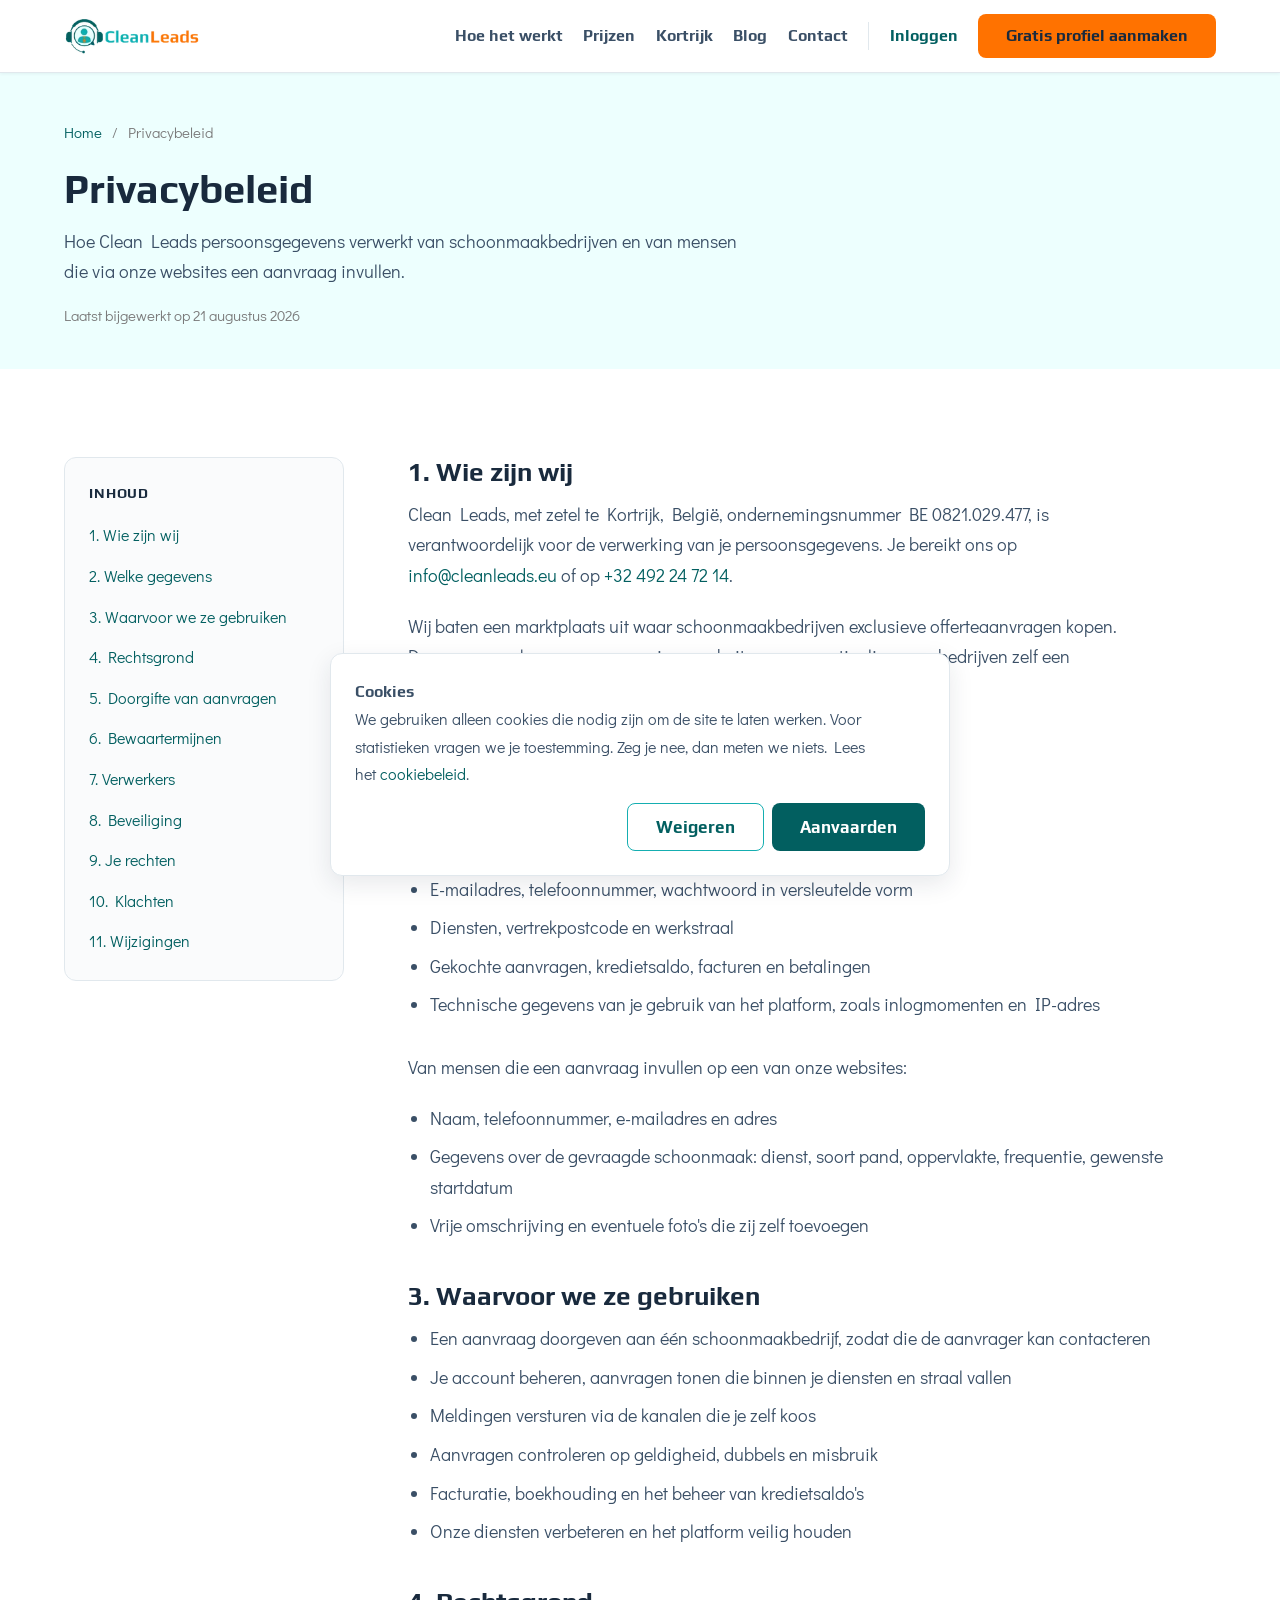
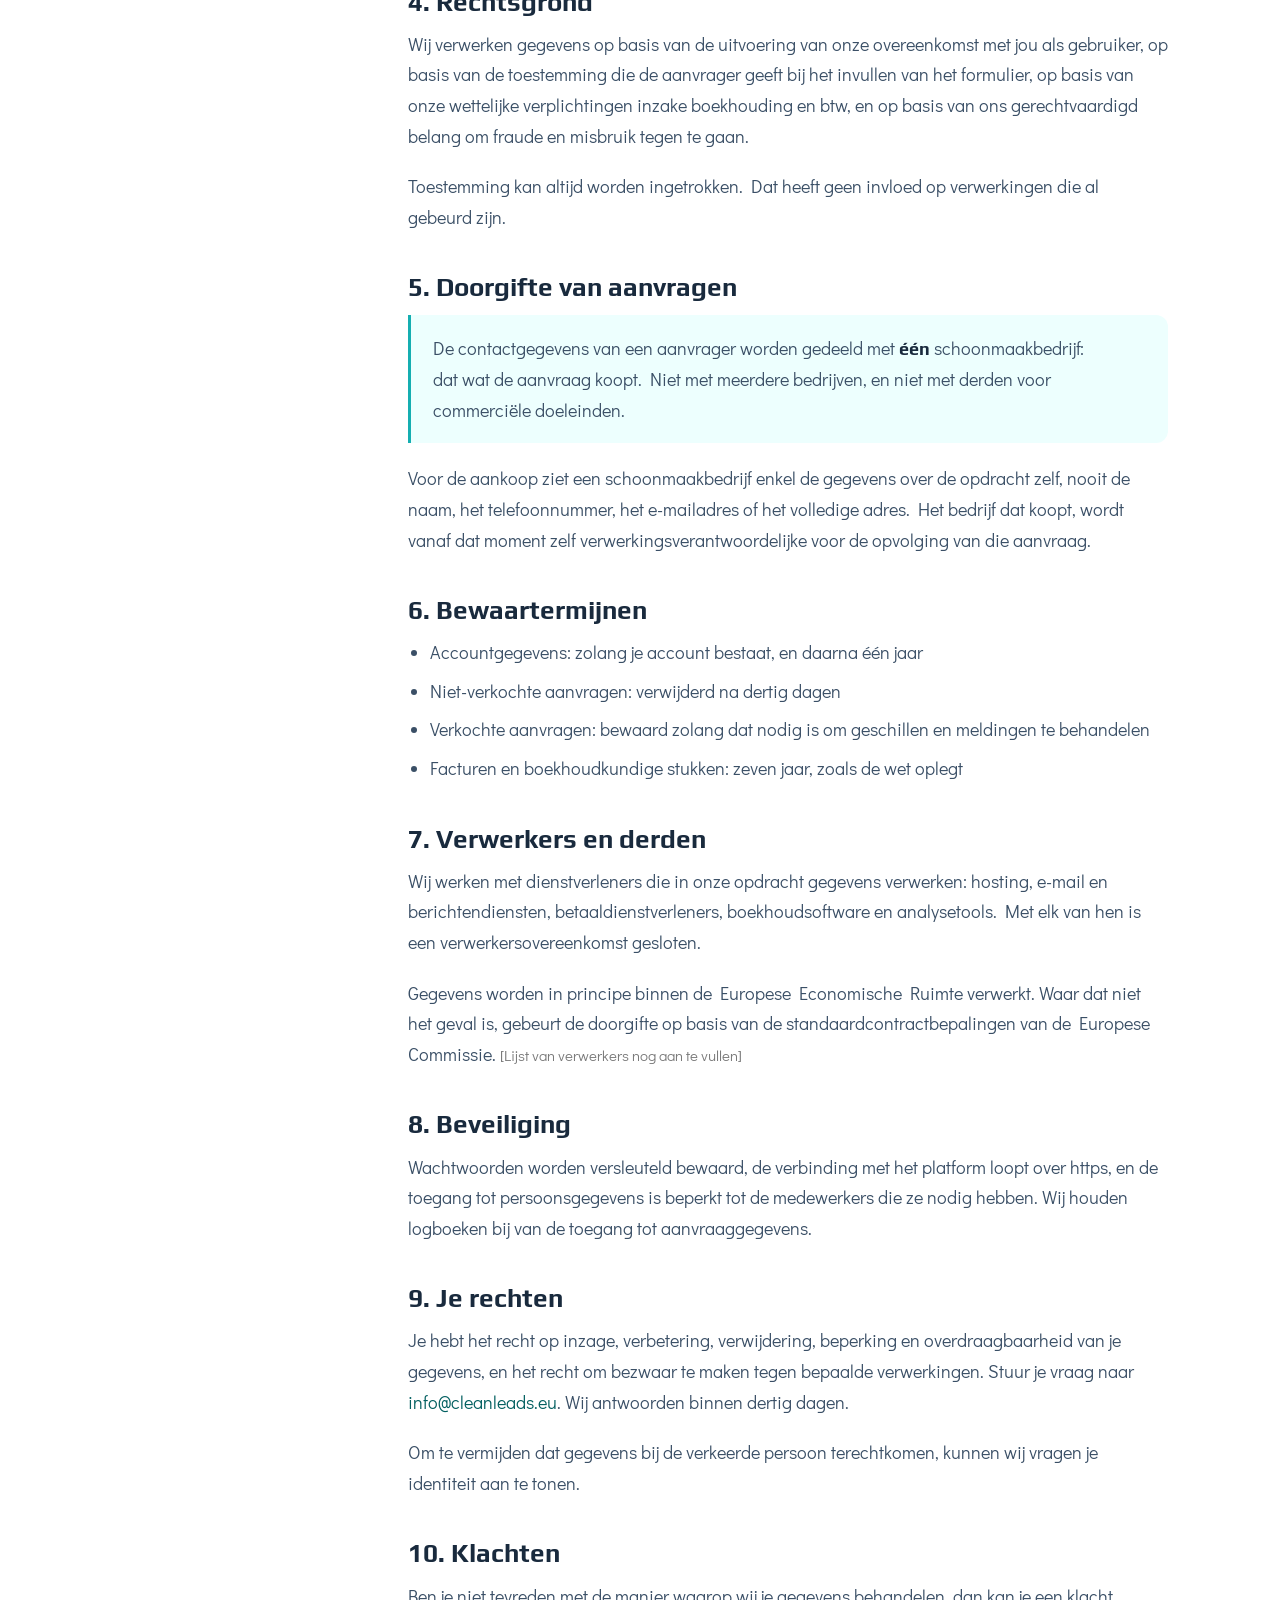
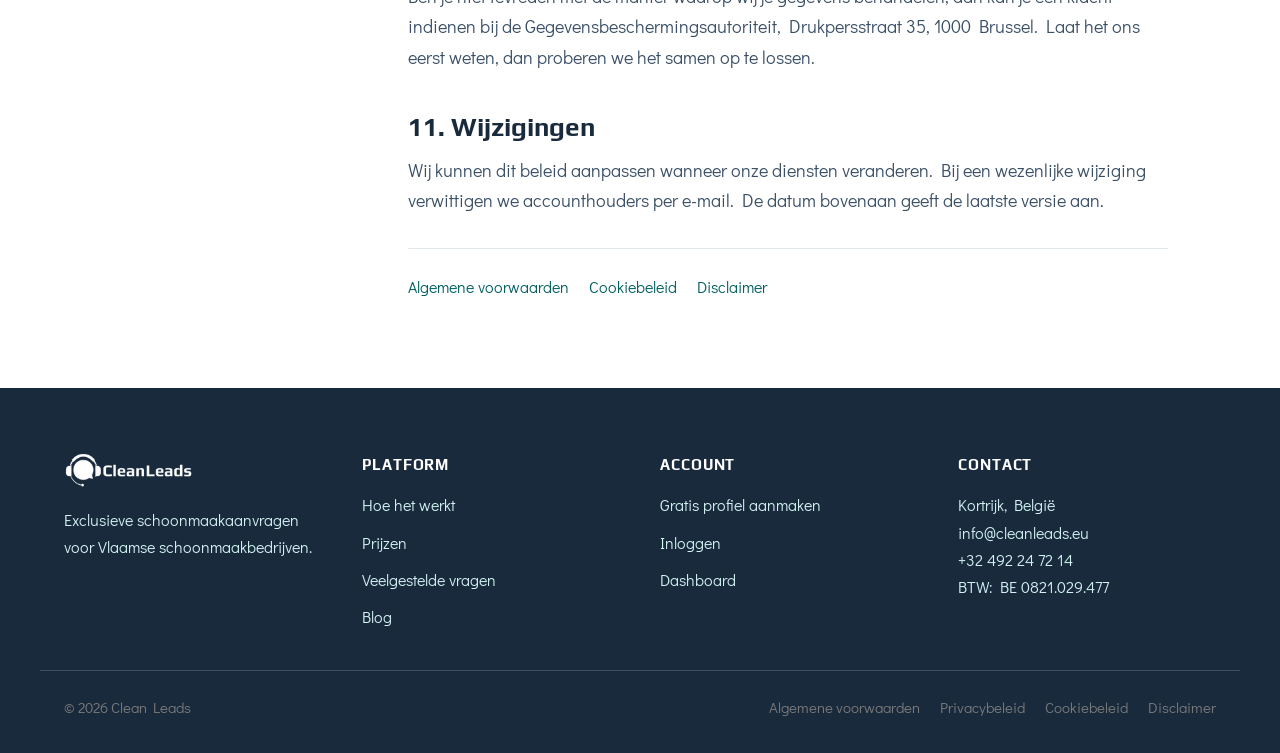
<file: privacy/index.html>
<!DOCTYPE html><html lang="nl-BE" data-astro-cid-sbfv7vrk> <head><meta charset="utf-8"><meta name="viewport" content="width=device-width, initial-scale=1"><title>Privacybeleid | Clean Leads</title><meta name="description" content="Hoe Clean Leads persoonsgegevens verwerkt van schoonmaakbedrijven en van mensen die via onze websites een aanvraag invullen."><link rel="canonical" href="https://cleanleads.eu/privacy"><meta name="robots" content="noindex, nofollow"><meta property="og:type" content="website"><meta property="og:site_name" content="Clean Leads"><meta property="og:locale" content="nl_BE"><meta property="og:title" content="Privacybeleid | Clean Leads"><meta property="og:description" content="Hoe Clean Leads persoonsgegevens verwerkt van schoonmaakbedrijven en van mensen die via onze websites een aanvraag invullen."><meta property="og:url" content="https://cleanleads.eu/privacy"><meta name="twitter:card" content="summary_large_image"><link rel="icon" href="/favicon.svg" type="image/svg+xml"><link rel="sitemap" href="/sitemap-index.xml"><link rel="preconnect" href="https://fonts.googleapis.com"><link rel="preconnect" href="https://fonts.gstatic.com" crossorigin><link rel="stylesheet" href="https://fonts.googleapis.com/css2?family=Play:wght@400;700&family=Didact+Gothic&display=swap"><link rel="stylesheet" href="/_astro/cookiebeleid.CSggxvgJ.css">
<style>.jur-kop[data-astro-cid-5mt7jbpx]{background:var(--cl-teal-zeer-licht);padding:48px 0 40px}.kruimel[data-astro-cid-5mt7jbpx]{display:flex;flex-wrap:wrap;align-items:center;gap:10px;font-size:15px;color:var(--cl-grijs);margin-bottom:20px}.kruimel[data-astro-cid-5mt7jbpx] a[data-astro-cid-5mt7jbpx]{color:var(--cl-teal-donker);text-decoration:none}.kruimel[data-astro-cid-5mt7jbpx] a[data-astro-cid-5mt7jbpx]:hover{text-decoration:underline}.jur-kop[data-astro-cid-5mt7jbpx] h1[data-astro-cid-5mt7jbpx]{font-size:clamp(28px,4.4vw,40px);line-height:1.16;margin:0}.jur-intro[data-astro-cid-5mt7jbpx]{font-size:18px;margin:14px 0 0;max-width:700px}.jur-datum[data-astro-cid-5mt7jbpx]{font-size:15px;color:var(--cl-grijs);margin:16px 0 0}.jur-raster[data-astro-cid-5mt7jbpx]{display:grid;grid-template-columns:280px minmax(0,760px);gap:64px;align-items:start}.toc[data-astro-cid-5mt7jbpx]{background:var(--cl-achtergrond-licht);border:1px solid var(--cl-lijn);border-radius:var(--cl-radius-kaart);padding:24px;position:sticky;top:96px}.toc-kop[data-astro-cid-5mt7jbpx]{font-family:var(--cl-font-kop);font-weight:700;font-size:14px;letter-spacing:.06em;text-transform:uppercase;color:var(--cl-navy);margin:0 0 14px}.toc[data-astro-cid-5mt7jbpx] ol[data-astro-cid-5mt7jbpx]{list-style:none;margin:0;padding:0;display:flex;flex-direction:column;gap:10px}.toc[data-astro-cid-5mt7jbpx] a[data-astro-cid-5mt7jbpx]{font-size:16px;line-height:1.4;color:var(--cl-teal-donker);text-decoration:none}.toc[data-astro-cid-5mt7jbpx] a[data-astro-cid-5mt7jbpx]:hover{text-decoration:underline}.jur-tekst[data-astro-cid-5mt7jbpx]{min-width:0}.jur-tekst[data-astro-cid-5mt7jbpx] h2{font-size:26px;margin:40px 0 12px;scroll-margin-top:96px}.jur-tekst[data-astro-cid-5mt7jbpx] h2:first-child{margin-top:0}.jur-tekst[data-astro-cid-5mt7jbpx] p{margin:0 0 20px}.jur-tekst[data-astro-cid-5mt7jbpx] p:last-of-type{margin-bottom:32px}.jur-tekst[data-astro-cid-5mt7jbpx] ul{margin:0 0 32px;padding-left:22px}.jur-tekst[data-astro-cid-5mt7jbpx] li{margin-bottom:8px}.jur-tekst[data-astro-cid-5mt7jbpx] strong{font-family:var(--cl-font-kop);font-weight:700;color:var(--cl-navy)}.jur-tekst[data-astro-cid-5mt7jbpx] .uitgelicht{background:var(--cl-teal-zeer-licht);border-left:3px solid var(--cl-teal);border-radius:0 var(--cl-radius-kaart) var(--cl-radius-kaart) 0;padding:18px 22px;margin:0 0 20px}.jur-tekst[data-astro-cid-5mt7jbpx] .uitgelicht p{margin:0}.jur-tekst[data-astro-cid-5mt7jbpx] .aanvullen{color:var(--cl-grijs);font-size:15px}.jur-tekst[data-astro-cid-5mt7jbpx] .jur-tabel{border:1px solid var(--cl-lijn);border-radius:var(--cl-radius-kaart);overflow-x:auto;margin:0 0 12px}.jur-tekst[data-astro-cid-5mt7jbpx] table{width:100%;border-collapse:collapse;font-size:16px}.jur-tekst[data-astro-cid-5mt7jbpx] thead tr{background:var(--cl-achtergrond-licht);border-bottom:1px solid var(--cl-lijn)}.jur-tekst[data-astro-cid-5mt7jbpx] th{text-align:left;padding:14px 18px;font-family:var(--cl-font-kop);font-weight:700;color:var(--cl-navy);white-space:nowrap}.jur-tekst[data-astro-cid-5mt7jbpx] tbody tr{border-bottom:1px solid var(--cl-lijn)}.jur-tekst[data-astro-cid-5mt7jbpx] tbody tr:last-child{border-bottom:0}.jur-tekst[data-astro-cid-5mt7jbpx] td{padding:13px 18px}.jur-tekst[data-astro-cid-5mt7jbpx] .keuzeblok{background:var(--cl-teal-zeer-licht);border:1px solid var(--cl-teal);border-radius:var(--cl-radius-kaart);padding:24px;margin:0 0 32px}.jur-tekst[data-astro-cid-5mt7jbpx] .keuzeblok-kop{font-family:var(--cl-font-kop);font-weight:700;font-size:18px;color:var(--cl-navy);margin:0 0 8px}.verwant[data-astro-cid-5mt7jbpx]{border-top:1px solid var(--cl-lijn);padding-top:24px;display:flex;flex-wrap:wrap;gap:20px}.verwant[data-astro-cid-5mt7jbpx] a[data-astro-cid-5mt7jbpx]{font-size:16px;color:var(--cl-teal-donker);text-decoration:none}.verwant[data-astro-cid-5mt7jbpx] a[data-astro-cid-5mt7jbpx]:hover{text-decoration:underline}@media(max-width:1060px){.jur-raster[data-astro-cid-5mt7jbpx]{grid-template-columns:1fr;gap:40px}.toc[data-astro-cid-5mt7jbpx]{position:static}}
</style></head> <body data-astro-cid-sbfv7vrk> <a class="overslaan" href="#inhoud" data-astro-cid-sbfv7vrk>Naar de inhoud</a> <header class="kop" data-astro-cid-3ef6ksr2> <div class="omhulsel kop-binnen" data-astro-cid-3ef6ksr2> <a href="/" class="merk" aria-label="Clean Leads, naar de startpagina" data-astro-cid-3ef6ksr2> <img src="/_astro/logo-cleanleads.z0na8-ZU_2vH8Q3.webp" srcset="/_astro/logo-cleanleads.z0na8-ZU_1lVQsi.webp 200w, /_astro/logo-cleanleads.z0na8-ZU_ZtH8X0.webp 400w" alt="Clean Leads" sizes="200px" loading="eager" data-astro-cid-3ef6ksr2="true" decoding="async" fetchpriority="auto" width="408" height="115"> </a> <a href="https://app.cleanleads.eu/registreren" class="knop knop-primair kop-knop-mobiel" data-astro-cid-3ef6ksr2>Gratis profiel</a> <input type="checkbox" id="menu-schakelaar" class="menu-schakelaar" hidden data-astro-cid-3ef6ksr2> <label for="menu-schakelaar" class="hamburger" data-astro-cid-3ef6ksr2> <span class="sr-only" data-astro-cid-3ef6ksr2>Menu openen of sluiten</span> <span class="hamburger-streep" aria-hidden="true" data-astro-cid-3ef6ksr2></span> </label> <nav class="nav" aria-label="Hoofdmenu" data-astro-cid-3ef6ksr2> <a href="/#hoe-het-werkt" data-astro-cid-3ef6ksr2>Hoe het werkt</a> <a href="/#prijzen" data-astro-cid-3ef6ksr2>Prijzen</a> <a href="/kortrijk" data-astro-cid-3ef6ksr2>Kortrijk</a> <a href="/blog" data-astro-cid-3ef6ksr2>Blog</a> <a href="/contact" data-astro-cid-3ef6ksr2>Contact</a> <a href="https://app.cleanleads.eu/inloggen" class="nav-inloggen" data-astro-cid-3ef6ksr2>Inloggen</a> <a href="https://app.cleanleads.eu/registreren" class="knop knop-primair nav-knop" data-astro-cid-3ef6ksr2>Gratis profiel aanmaken</a> </nav> </div> </header>  <main id="inhoud" data-astro-cid-sbfv7vrk>  <section class="jur-kop" data-astro-cid-5mt7jbpx> <div class="omhulsel" data-astro-cid-5mt7jbpx> <nav class="kruimel" aria-label="Kruimelpad" data-astro-cid-5mt7jbpx> <a href="/" data-astro-cid-5mt7jbpx>Home</a> <span aria-hidden="true" data-astro-cid-5mt7jbpx>/</span> <span data-astro-cid-5mt7jbpx>Privacybeleid</span> </nav> <h1 data-astro-cid-5mt7jbpx>Privacybeleid</h1> <p class="jur-intro" data-astro-cid-5mt7jbpx>Hoe Clean Leads persoonsgegevens verwerkt van schoonmaakbedrijven en van mensen die via onze websites een aanvraag invullen.</p> <p class="jur-datum" data-astro-cid-5mt7jbpx>Laatst bijgewerkt op 21 augustus 2026</p> </div> </section> <section class="sectie" data-astro-cid-5mt7jbpx> <div class="omhulsel jur-raster" data-astro-cid-5mt7jbpx> <aside class="toc" data-astro-cid-5mt7jbpx> <nav aria-labelledby="toc-kop" data-astro-cid-5mt7jbpx> <p class="toc-kop" id="toc-kop" data-astro-cid-5mt7jbpx>Inhoud</p> <ol data-astro-cid-5mt7jbpx> <li data-astro-cid-5mt7jbpx><a href="#p1" data-astro-cid-5mt7jbpx>1. Wie zijn wij</a></li><li data-astro-cid-5mt7jbpx><a href="#p2" data-astro-cid-5mt7jbpx>2. Welke gegevens</a></li><li data-astro-cid-5mt7jbpx><a href="#p3" data-astro-cid-5mt7jbpx>3. Waarvoor we ze gebruiken</a></li><li data-astro-cid-5mt7jbpx><a href="#p4" data-astro-cid-5mt7jbpx>4. Rechtsgrond</a></li><li data-astro-cid-5mt7jbpx><a href="#p5" data-astro-cid-5mt7jbpx>5. Doorgifte van aanvragen</a></li><li data-astro-cid-5mt7jbpx><a href="#p6" data-astro-cid-5mt7jbpx>6. Bewaartermijnen</a></li><li data-astro-cid-5mt7jbpx><a href="#p7" data-astro-cid-5mt7jbpx>7. Verwerkers</a></li><li data-astro-cid-5mt7jbpx><a href="#p8" data-astro-cid-5mt7jbpx>8. Beveiliging</a></li><li data-astro-cid-5mt7jbpx><a href="#p9" data-astro-cid-5mt7jbpx>9. Je rechten</a></li><li data-astro-cid-5mt7jbpx><a href="#p10" data-astro-cid-5mt7jbpx>10. Klachten</a></li><li data-astro-cid-5mt7jbpx><a href="#p11" data-astro-cid-5mt7jbpx>11. Wijzigingen</a></li> </ol> </nav> </aside> <article class="jur-tekst" data-astro-cid-5mt7jbpx>  <h2 id="p1">1. Wie zijn wij</h2> <p>
Clean Leads, met zetel te Kortrijk, België, ondernemingsnummer BE 0821.029.477, is
    verantwoordelijk voor de verwerking van je persoonsgegevens. Je bereikt ons op
<a href="mailto:info@cleanleads.eu">info@cleanleads.eu</a> of op
<a href="tel:+32492247214">+32 492 24 72 14</a>.
</p> <p>
Wij baten een marktplaats uit waar schoonmaakbedrijven exclusieve offerteaanvragen kopen. De
    aanvragen komen van onze eigen websites, waar particulieren en bedrijven zelf een formulier
    invullen.
</p> <h2 id="p2">2. Welke gegevens verwerken wij</h2> <p>Van schoonmaakbedrijven met een account:</p> <ul> <li>Bedrijfsnaam, ondernemingsnummer, adres, contactpersoon</li> <li>E-mailadres, telefoonnummer, wachtwoord in versleutelde vorm</li> <li>Diensten, vertrekpostcode en werkstraal</li> <li>Gekochte aanvragen, kredietsaldo, facturen en betalingen</li> <li>Technische gegevens van je gebruik van het platform, zoals inlogmomenten en IP-adres</li> </ul> <p>Van mensen die een aanvraag invullen op een van onze websites:</p> <ul> <li>Naam, telefoonnummer, e-mailadres en adres</li> <li>
Gegevens over de gevraagde schoonmaak: dienst, soort pand, oppervlakte, frequentie, gewenste
      startdatum
</li> <li>Vrije omschrijving en eventuele foto's die zij zelf toevoegen</li> </ul> <h2 id="p3">3. Waarvoor we ze gebruiken</h2> <ul> <li>
Een aanvraag doorgeven aan &eacute;&eacute;n schoonmaakbedrijf, zodat die de aanvrager kan
      contacteren
</li> <li>Je account beheren, aanvragen tonen die binnen je diensten en straal vallen</li> <li>Meldingen versturen via de kanalen die je zelf koos</li> <li>Aanvragen controleren op geldigheid, dubbels en misbruik</li> <li>Facturatie, boekhouding en het beheer van kredietsaldo's</li> <li>Onze diensten verbeteren en het platform veilig houden</li> </ul> <h2 id="p4">4. Rechtsgrond</h2> <p>
Wij verwerken gegevens op basis van de uitvoering van onze overeenkomst met jou als gebruiker,
    op basis van de toestemming die de aanvrager geeft bij het invullen van het formulier, op basis
    van onze wettelijke verplichtingen inzake boekhouding en btw, en op basis van ons
    gerechtvaardigd belang om fraude en misbruik tegen te gaan.
</p> <p>
Toestemming kan altijd worden ingetrokken. Dat heeft geen invloed op verwerkingen die al gebeurd
    zijn.
</p> <h2 id="p5">5. Doorgifte van aanvragen</h2> <div class="uitgelicht"> <p>
De contactgegevens van een aanvrager worden gedeeld met <strong>&eacute;&eacute;n</strong>
schoonmaakbedrijf: dat wat de aanvraag koopt. Niet met meerdere bedrijven, en niet met derden
      voor commerci&euml;le doeleinden.
</p> </div> <p>
Voor de aankoop ziet een schoonmaakbedrijf enkel de gegevens over de opdracht zelf, nooit de
    naam, het telefoonnummer, het e-mailadres of het volledige adres. Het bedrijf dat koopt, wordt
    vanaf dat moment zelf verwerkingsverantwoordelijke voor de opvolging van die aanvraag.
</p> <h2 id="p6">6. Bewaartermijnen</h2> <ul> <li>Accountgegevens: zolang je account bestaat, en daarna &eacute;&eacute;n jaar</li> <li>Niet-verkochte aanvragen: verwijderd na dertig dagen</li> <li>
Verkochte aanvragen: bewaard zolang dat nodig is om geschillen en meldingen te behandelen
</li> <li>Facturen en boekhoudkundige stukken: zeven jaar, zoals de wet oplegt</li> </ul> <h2 id="p7">7. Verwerkers en derden</h2> <p>
Wij werken met dienstverleners die in onze opdracht gegevens verwerken: hosting, e-mail en
    berichtendiensten, betaaldienstverleners, boekhoudsoftware en analysetools. Met elk van hen is
    een verwerkersovereenkomst gesloten.
</p> <p>
Gegevens worden in principe binnen de Europese Economische Ruimte verwerkt. Waar dat niet het
    geval is, gebeurt de doorgifte op basis van de standaardcontractbepalingen van de Europese
    Commissie. <span class="aanvullen">[Lijst van verwerkers nog aan te vullen]</span> </p> <h2 id="p8">8. Beveiliging</h2> <p>
Wachtwoorden worden versleuteld bewaard, de verbinding met het platform loopt over https, en de
    toegang tot persoonsgegevens is beperkt tot de medewerkers die ze nodig hebben. Wij houden
    logboeken bij van de toegang tot aanvraaggegevens.
</p> <h2 id="p9">9. Je rechten</h2> <p>
Je hebt het recht op inzage, verbetering, verwijdering, beperking en overdraagbaarheid van je
    gegevens, en het recht om bezwaar te maken tegen bepaalde verwerkingen. Stuur je vraag naar
<a href="mailto:info@cleanleads.eu">info@cleanleads.eu</a>. Wij antwoorden binnen dertig dagen.
</p> <p>
Om te vermijden dat gegevens bij de verkeerde persoon terechtkomen, kunnen wij vragen je
    identiteit aan te tonen.
</p> <h2 id="p10">10. Klachten</h2> <p>
Ben je niet tevreden met de manier waarop wij je gegevens behandelen, dan kan je een klacht
    indienen bij de Gegevensbeschermingsautoriteit, Drukpersstraat 35, 1000 Brussel. Laat het ons
    eerst weten, dan proberen we het samen op te lossen.
</p> <h2 id="p11">11. Wijzigingen</h2> <p>
Wij kunnen dit beleid aanpassen wanneer onze diensten veranderen. Bij een wezenlijke wijziging
    verwittigen we accounthouders per e-mail. De datum bovenaan geeft de laatste versie aan.
</p>  <nav class="verwant" aria-label="Andere juridische pagina's" data-astro-cid-5mt7jbpx> <a href="/voorwaarden" data-astro-cid-5mt7jbpx>Algemene voorwaarden</a><a href="/cookiebeleid" data-astro-cid-5mt7jbpx>Cookiebeleid</a><a href="/disclaimer" data-astro-cid-5mt7jbpx>Disclaimer</a> </nav> </article> </div> </section>  </main> <footer class="voet" data-astro-cid-sz7xmlte> <div class="omhulsel voet-raster" data-astro-cid-sz7xmlte> <div data-astro-cid-sz7xmlte> <img src="/_astro/logo-cleanleads.z0na8-ZU_2vH8Q3.webp" srcset="/_astro/logo-cleanleads.z0na8-ZU_1lVQsi.webp 200w, /_astro/logo-cleanleads.z0na8-ZU_ZtH8X0.webp 400w" alt="Clean Leads" sizes="200px" loading="lazy" data-astro-cid-sz7xmlte="true" decoding="async" fetchpriority="auto" width="408" height="115" class="voet-logo"> <p class="voet-claim" data-astro-cid-sz7xmlte>Exclusieve schoonmaakaanvragen voor Vlaamse schoonmaakbedrijven.</p> </div> <nav aria-labelledby="voet-platform" data-astro-cid-sz7xmlte> <p class="voet-kop" id="voet-platform" data-astro-cid-sz7xmlte>Platform</p> <a href="/#hoe-het-werkt" data-astro-cid-sz7xmlte>Hoe het werkt</a> <a href="/#prijzen" data-astro-cid-sz7xmlte>Prijzen</a> <a href="/#faq" data-astro-cid-sz7xmlte>Veelgestelde vragen</a> <a href="/blog/" data-astro-cid-sz7xmlte>Blog</a> </nav> <nav aria-labelledby="voet-account" data-astro-cid-sz7xmlte> <p class="voet-kop" id="voet-account" data-astro-cid-sz7xmlte>Account</p> <a href="https://app.cleanleads.eu/registreren" data-astro-cid-sz7xmlte>Gratis profiel aanmaken</a> <a href="https://app.cleanleads.eu/inloggen" data-astro-cid-sz7xmlte>Inloggen</a> <a href="https://app.cleanleads.eu" data-astro-cid-sz7xmlte>Dashboard</a> </nav> <div data-astro-cid-sz7xmlte> <p class="voet-kop" data-astro-cid-sz7xmlte>Contact</p> <address class="voet-nap" data-astro-cid-sz7xmlte> Kortrijk, België<br data-astro-cid-sz7xmlte> <a href="mailto:info@cleanleads.eu" data-astro-cid-sz7xmlte>info@cleanleads.eu</a><br data-astro-cid-sz7xmlte> <a href="tel:+32492247214" data-astro-cid-sz7xmlte>+32 492 24 72 14</a><br data-astro-cid-sz7xmlte>
BTW: BE 0821.029.477 </address> </div> </div> <div class="omhulsel voet-onder" data-astro-cid-sz7xmlte> <span data-astro-cid-sz7xmlte>&copy; 2026 Clean Leads</span> <nav class="voet-juridisch" aria-label="Juridisch" data-astro-cid-sz7xmlte> <a href="/voorwaarden" data-astro-cid-sz7xmlte>Algemene voorwaarden</a> <a href="/privacy" data-astro-cid-sz7xmlte>Privacybeleid</a> <a href="/cookiebeleid" data-astro-cid-sz7xmlte>Cookiebeleid</a> <a href="/disclaimer" data-astro-cid-sz7xmlte>Disclaimer</a> </nav> </div> </footer>   <a href="#inhoud" class="naar-boven" id="naar-boven" data-astro-cid-wwad4mzf> <span class="sr-only" data-astro-cid-wwad4mzf>Naar boven</span> <svg xmlns="http://www.w3.org/2000/svg" width="22" height="22" viewBox="0 0 24 24" fill="none" stroke="currentColor" stroke-width="2" stroke-linecap="round" stroke-linejoin="round" aria-hidden="true" data-astro-cid-wwad4mzf><path d="m18 15-6-6-6 6" data-astro-cid-wwad4mzf></path></svg> </a>  <script type="module">const n=document.getElementById("naar-boven");if(n){const e=()=>n.classList.toggle("zichtbaar",window.scrollY>600);e(),window.addEventListener("scroll",e,{passive:!0})}</script> <div class="cookie" id="cookiebanner" hidden data-astro-cid-4ir2z3gi> <div class="cookie-tekst" data-astro-cid-4ir2z3gi> <p class="cookie-kop" data-astro-cid-4ir2z3gi>Cookies</p> <p data-astro-cid-4ir2z3gi>
We gebruiken alleen cookies die nodig zijn om de site te laten werken. Voor statistieken
      vragen we je toestemming. Zeg je nee, dan meten we niets. Lees het
<a href="/cookiebeleid" data-astro-cid-4ir2z3gi>cookiebeleid</a>.
</p> </div> <div class="cookie-knoppen" data-astro-cid-4ir2z3gi> <button type="button" class="knop knop-outline" data-cookie="weigeren" data-astro-cid-4ir2z3gi>Weigeren</button> <button type="button" class="knop knop-secundair" data-cookie="aanvaarden" data-astro-cid-4ir2z3gi>Aanvaarden</button> </div> </div>  <script type="module">const a="cl-toestemming",e=document.getElementById("cookiebanner");let o=null;try{o=localStorage.getItem(a)}catch{}o==="aanvaarden"||o!=="weigeren"&&e&&(e.hidden=!1);e?.querySelectorAll("[data-cookie]").forEach(t=>{t.addEventListener("click",()=>{const c=t.dataset.cookie;try{c&&localStorage.setItem(a,c)}catch{}e.hidden=!0})});document.querySelectorAll('[data-cookie="opnieuw"]').forEach(t=>{t.addEventListener("click",()=>{try{localStorage.removeItem(a)}catch{}e&&(e.hidden=!1,e.scrollIntoView({block:"nearest"}))})});</script>  </body> </html>
</file>
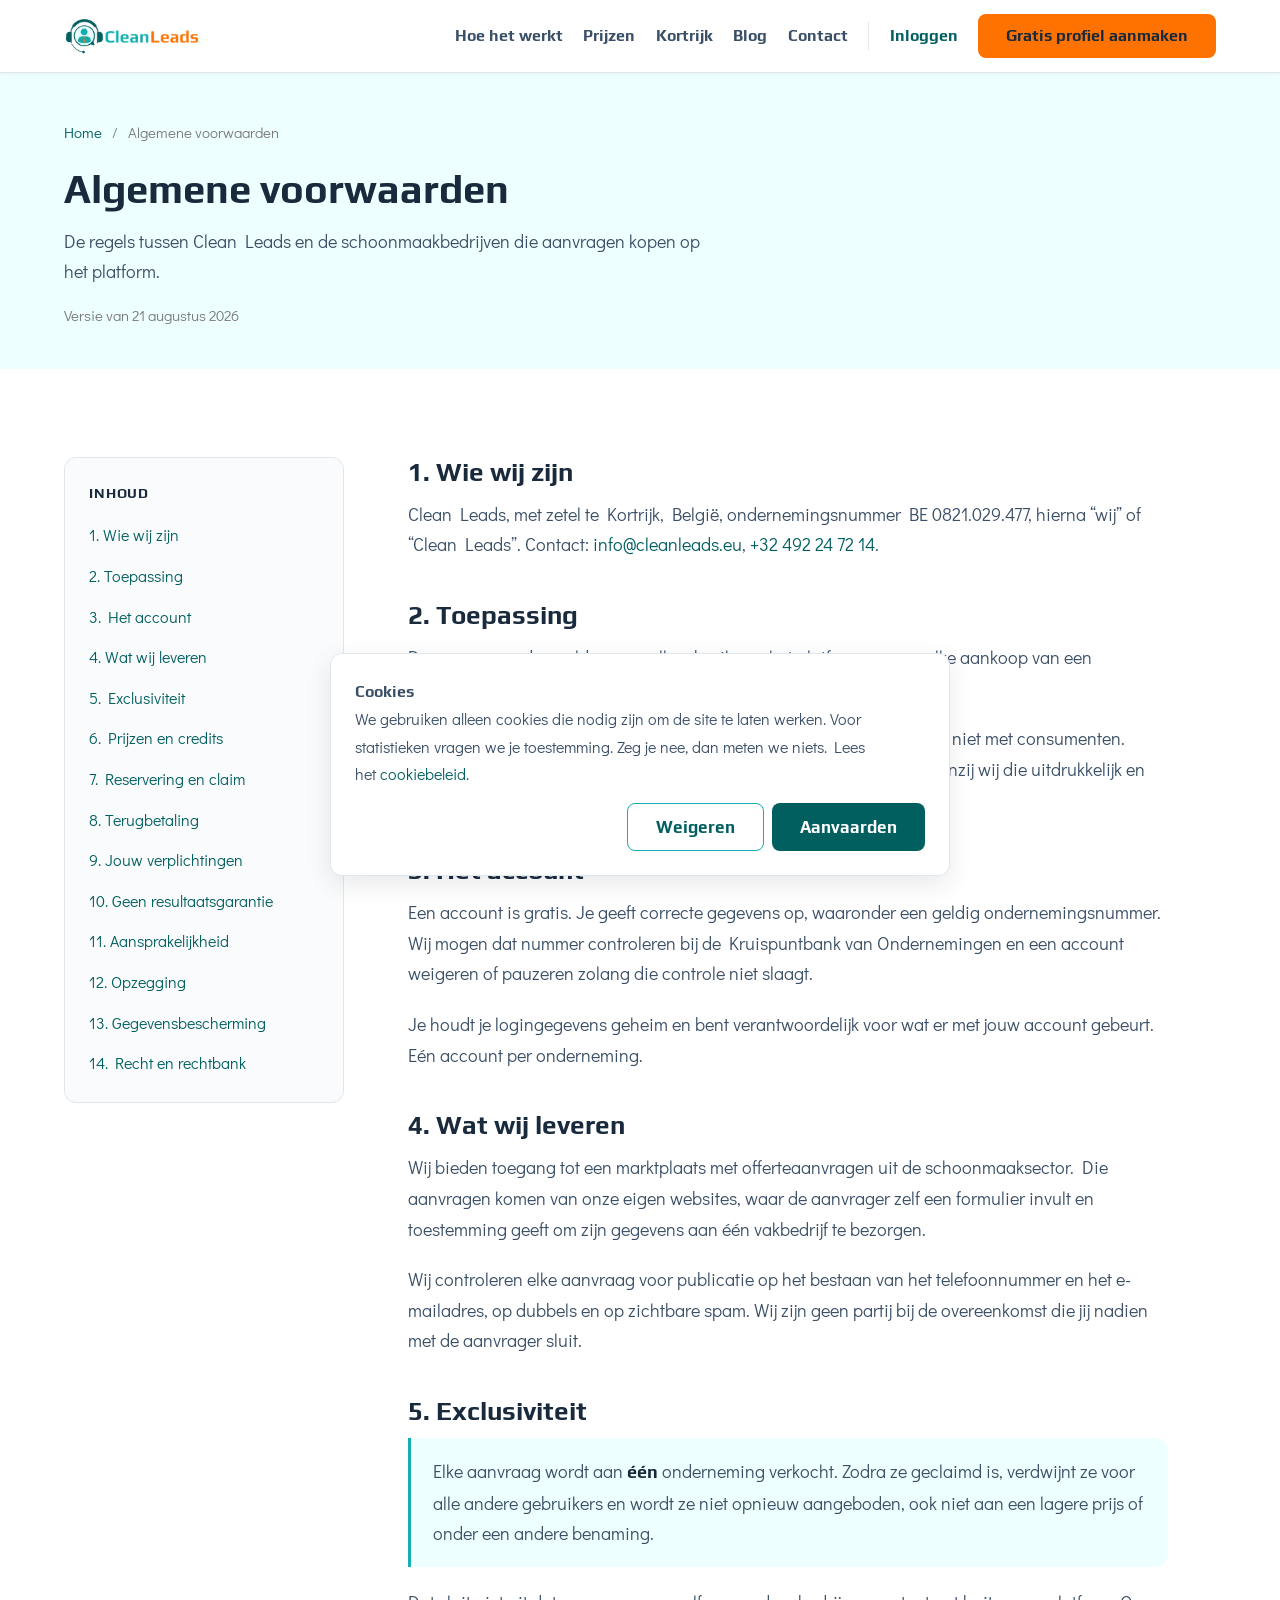
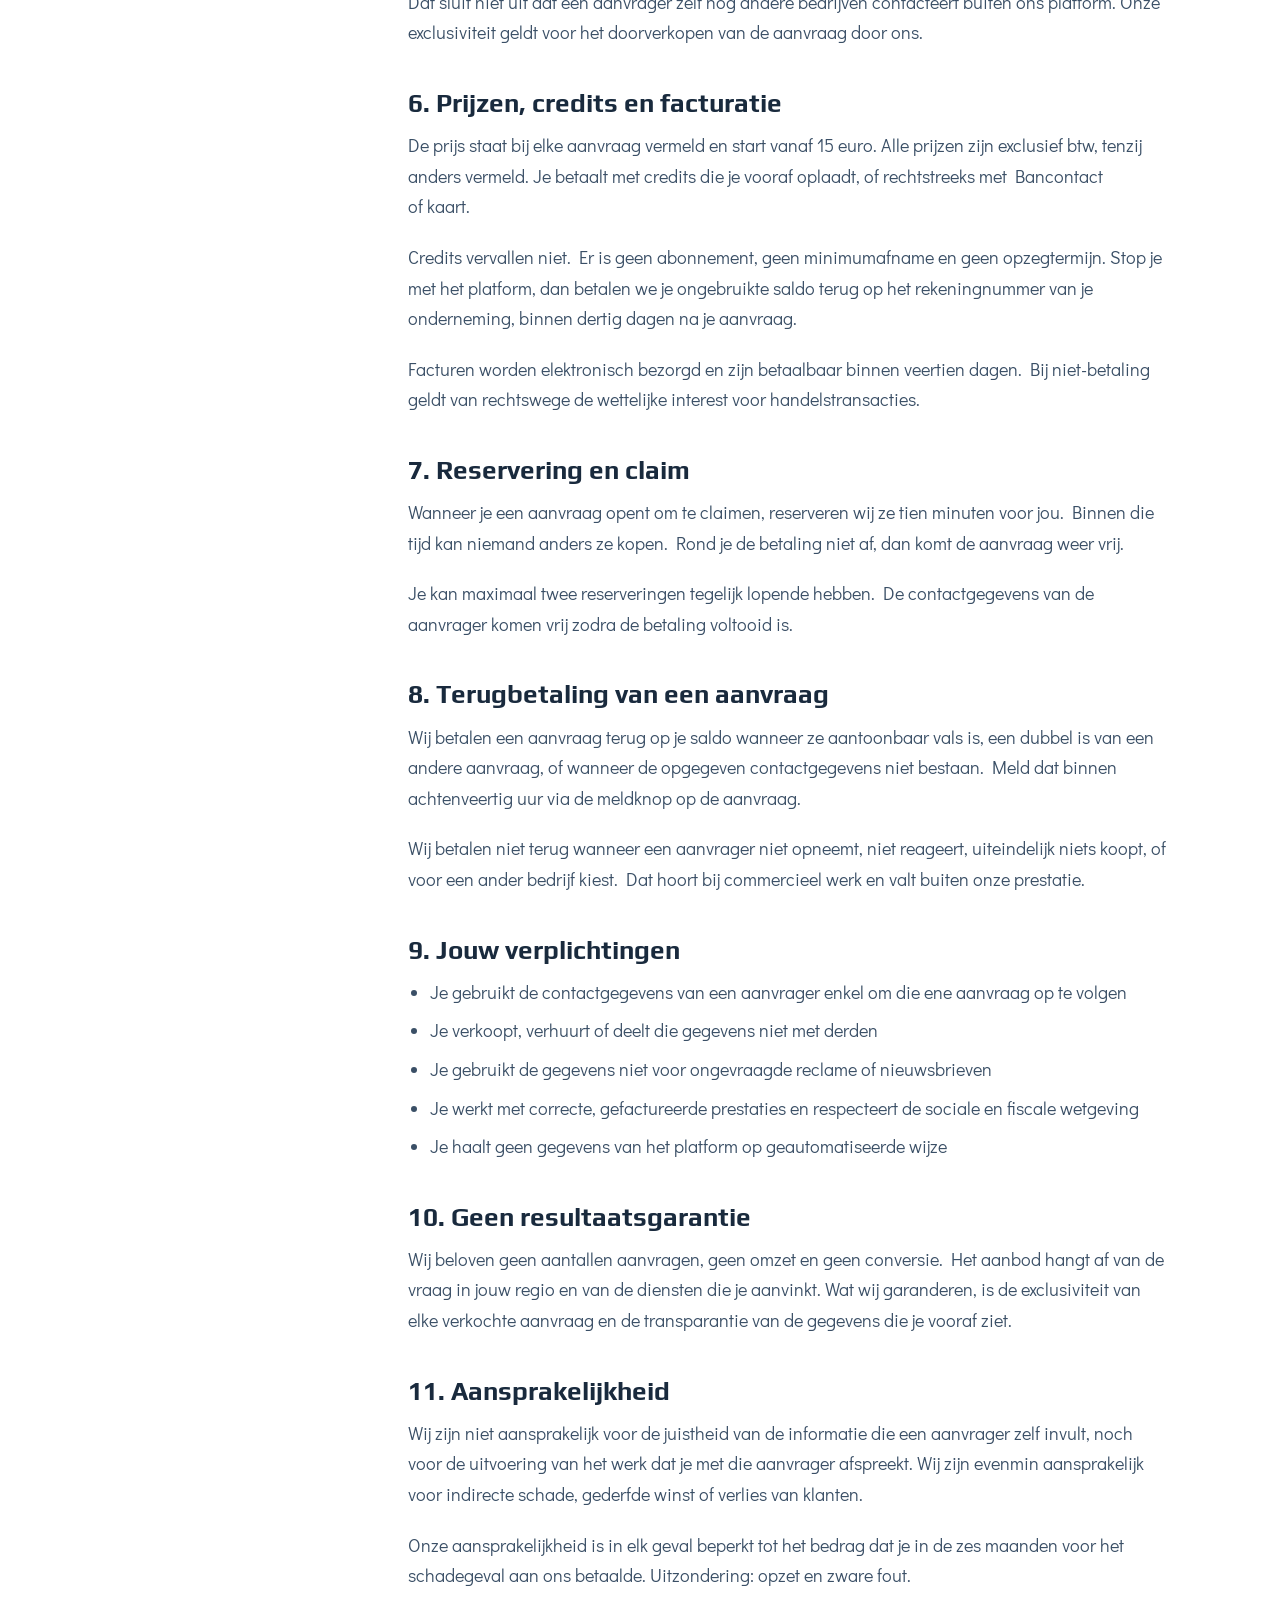
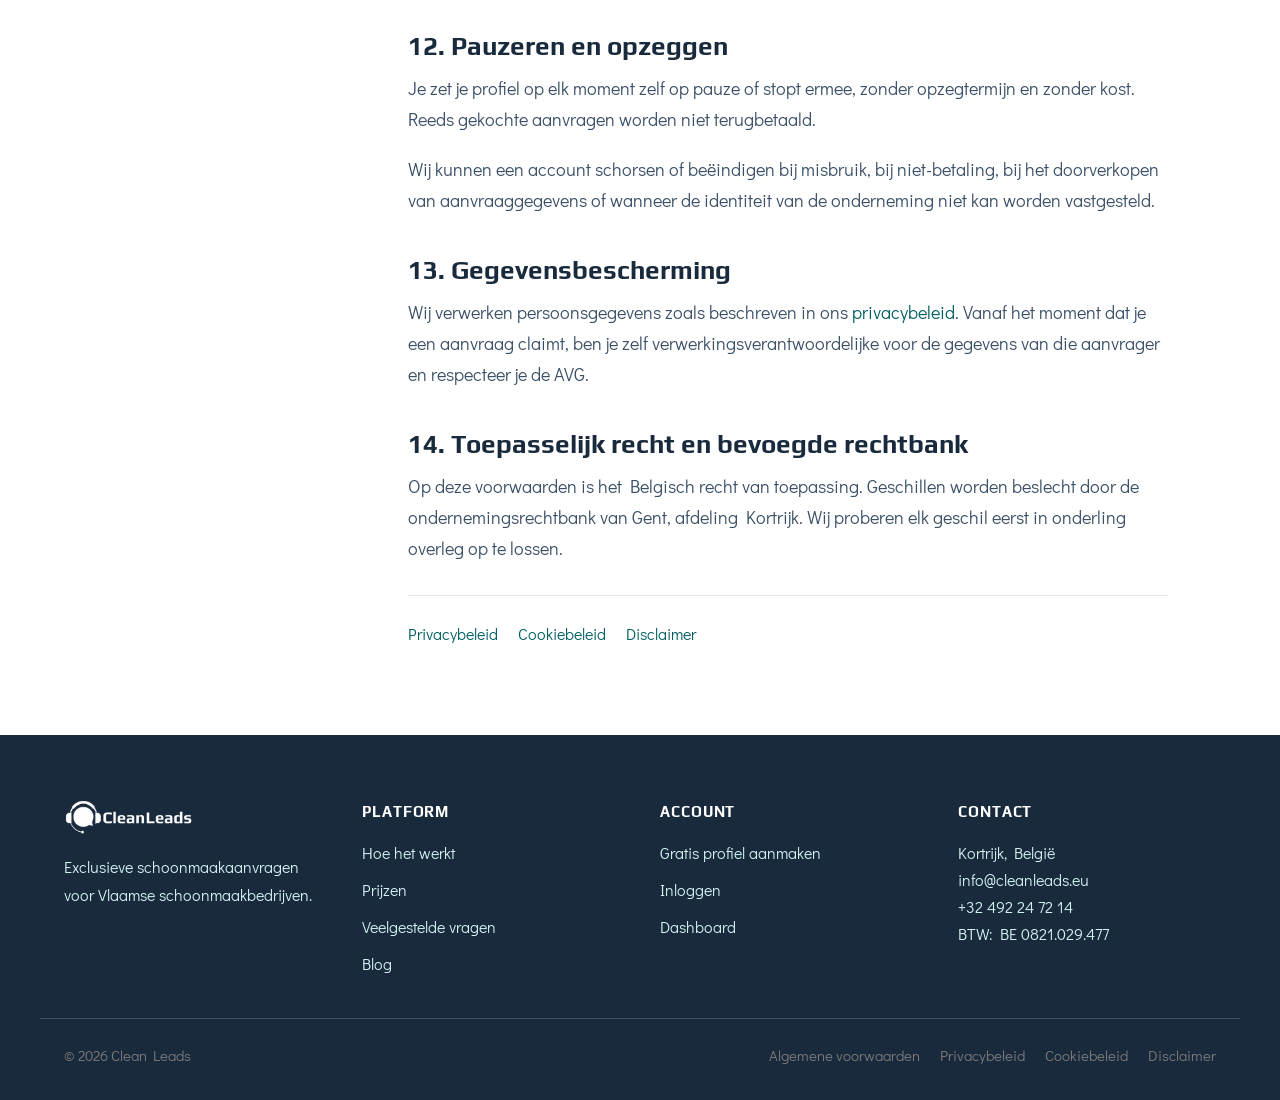
<file: voorwaarden/index.html>
<!DOCTYPE html><html lang="nl-BE" data-astro-cid-sbfv7vrk> <head><meta charset="utf-8"><meta name="viewport" content="width=device-width, initial-scale=1"><title>Algemene voorwaarden | Clean Leads</title><meta name="description" content="De regels tussen Clean Leads en de schoonmaakbedrijven die aanvragen kopen op het platform. Versie van 21 augustus 2026."><link rel="canonical" href="https://cleanleads.eu/voorwaarden"><meta name="robots" content="noindex, nofollow"><meta property="og:type" content="website"><meta property="og:site_name" content="Clean Leads"><meta property="og:locale" content="nl_BE"><meta property="og:title" content="Algemene voorwaarden | Clean Leads"><meta property="og:description" content="De regels tussen Clean Leads en de schoonmaakbedrijven die aanvragen kopen op het platform. Versie van 21 augustus 2026."><meta property="og:url" content="https://cleanleads.eu/voorwaarden"><meta name="twitter:card" content="summary_large_image"><link rel="icon" href="/favicon.svg" type="image/svg+xml"><link rel="sitemap" href="/sitemap-index.xml"><link rel="preconnect" href="https://fonts.googleapis.com"><link rel="preconnect" href="https://fonts.gstatic.com" crossorigin><link rel="stylesheet" href="https://fonts.googleapis.com/css2?family=Play:wght@400;700&family=Didact+Gothic&display=swap"><link rel="stylesheet" href="/_astro/cookiebeleid.CSggxvgJ.css">
<style>.jur-kop[data-astro-cid-5mt7jbpx]{background:var(--cl-teal-zeer-licht);padding:48px 0 40px}.kruimel[data-astro-cid-5mt7jbpx]{display:flex;flex-wrap:wrap;align-items:center;gap:10px;font-size:15px;color:var(--cl-grijs);margin-bottom:20px}.kruimel[data-astro-cid-5mt7jbpx] a[data-astro-cid-5mt7jbpx]{color:var(--cl-teal-donker);text-decoration:none}.kruimel[data-astro-cid-5mt7jbpx] a[data-astro-cid-5mt7jbpx]:hover{text-decoration:underline}.jur-kop[data-astro-cid-5mt7jbpx] h1[data-astro-cid-5mt7jbpx]{font-size:clamp(28px,4.4vw,40px);line-height:1.16;margin:0}.jur-intro[data-astro-cid-5mt7jbpx]{font-size:18px;margin:14px 0 0;max-width:700px}.jur-datum[data-astro-cid-5mt7jbpx]{font-size:15px;color:var(--cl-grijs);margin:16px 0 0}.jur-raster[data-astro-cid-5mt7jbpx]{display:grid;grid-template-columns:280px minmax(0,760px);gap:64px;align-items:start}.toc[data-astro-cid-5mt7jbpx]{background:var(--cl-achtergrond-licht);border:1px solid var(--cl-lijn);border-radius:var(--cl-radius-kaart);padding:24px;position:sticky;top:96px}.toc-kop[data-astro-cid-5mt7jbpx]{font-family:var(--cl-font-kop);font-weight:700;font-size:14px;letter-spacing:.06em;text-transform:uppercase;color:var(--cl-navy);margin:0 0 14px}.toc[data-astro-cid-5mt7jbpx] ol[data-astro-cid-5mt7jbpx]{list-style:none;margin:0;padding:0;display:flex;flex-direction:column;gap:10px}.toc[data-astro-cid-5mt7jbpx] a[data-astro-cid-5mt7jbpx]{font-size:16px;line-height:1.4;color:var(--cl-teal-donker);text-decoration:none}.toc[data-astro-cid-5mt7jbpx] a[data-astro-cid-5mt7jbpx]:hover{text-decoration:underline}.jur-tekst[data-astro-cid-5mt7jbpx]{min-width:0}.jur-tekst[data-astro-cid-5mt7jbpx] h2{font-size:26px;margin:40px 0 12px;scroll-margin-top:96px}.jur-tekst[data-astro-cid-5mt7jbpx] h2:first-child{margin-top:0}.jur-tekst[data-astro-cid-5mt7jbpx] p{margin:0 0 20px}.jur-tekst[data-astro-cid-5mt7jbpx] p:last-of-type{margin-bottom:32px}.jur-tekst[data-astro-cid-5mt7jbpx] ul{margin:0 0 32px;padding-left:22px}.jur-tekst[data-astro-cid-5mt7jbpx] li{margin-bottom:8px}.jur-tekst[data-astro-cid-5mt7jbpx] strong{font-family:var(--cl-font-kop);font-weight:700;color:var(--cl-navy)}.jur-tekst[data-astro-cid-5mt7jbpx] .uitgelicht{background:var(--cl-teal-zeer-licht);border-left:3px solid var(--cl-teal);border-radius:0 var(--cl-radius-kaart) var(--cl-radius-kaart) 0;padding:18px 22px;margin:0 0 20px}.jur-tekst[data-astro-cid-5mt7jbpx] .uitgelicht p{margin:0}.jur-tekst[data-astro-cid-5mt7jbpx] .aanvullen{color:var(--cl-grijs);font-size:15px}.jur-tekst[data-astro-cid-5mt7jbpx] .jur-tabel{border:1px solid var(--cl-lijn);border-radius:var(--cl-radius-kaart);overflow-x:auto;margin:0 0 12px}.jur-tekst[data-astro-cid-5mt7jbpx] table{width:100%;border-collapse:collapse;font-size:16px}.jur-tekst[data-astro-cid-5mt7jbpx] thead tr{background:var(--cl-achtergrond-licht);border-bottom:1px solid var(--cl-lijn)}.jur-tekst[data-astro-cid-5mt7jbpx] th{text-align:left;padding:14px 18px;font-family:var(--cl-font-kop);font-weight:700;color:var(--cl-navy);white-space:nowrap}.jur-tekst[data-astro-cid-5mt7jbpx] tbody tr{border-bottom:1px solid var(--cl-lijn)}.jur-tekst[data-astro-cid-5mt7jbpx] tbody tr:last-child{border-bottom:0}.jur-tekst[data-astro-cid-5mt7jbpx] td{padding:13px 18px}.jur-tekst[data-astro-cid-5mt7jbpx] .keuzeblok{background:var(--cl-teal-zeer-licht);border:1px solid var(--cl-teal);border-radius:var(--cl-radius-kaart);padding:24px;margin:0 0 32px}.jur-tekst[data-astro-cid-5mt7jbpx] .keuzeblok-kop{font-family:var(--cl-font-kop);font-weight:700;font-size:18px;color:var(--cl-navy);margin:0 0 8px}.verwant[data-astro-cid-5mt7jbpx]{border-top:1px solid var(--cl-lijn);padding-top:24px;display:flex;flex-wrap:wrap;gap:20px}.verwant[data-astro-cid-5mt7jbpx] a[data-astro-cid-5mt7jbpx]{font-size:16px;color:var(--cl-teal-donker);text-decoration:none}.verwant[data-astro-cid-5mt7jbpx] a[data-astro-cid-5mt7jbpx]:hover{text-decoration:underline}@media(max-width:1060px){.jur-raster[data-astro-cid-5mt7jbpx]{grid-template-columns:1fr;gap:40px}.toc[data-astro-cid-5mt7jbpx]{position:static}}
</style></head> <body data-astro-cid-sbfv7vrk> <a class="overslaan" href="#inhoud" data-astro-cid-sbfv7vrk>Naar de inhoud</a> <header class="kop" data-astro-cid-3ef6ksr2> <div class="omhulsel kop-binnen" data-astro-cid-3ef6ksr2> <a href="/" class="merk" aria-label="Clean Leads, naar de startpagina" data-astro-cid-3ef6ksr2> <img src="/_astro/logo-cleanleads.z0na8-ZU_2vH8Q3.webp" srcset="/_astro/logo-cleanleads.z0na8-ZU_1lVQsi.webp 200w, /_astro/logo-cleanleads.z0na8-ZU_ZtH8X0.webp 400w" alt="Clean Leads" sizes="200px" loading="eager" data-astro-cid-3ef6ksr2="true" decoding="async" fetchpriority="auto" width="408" height="115"> </a> <a href="https://app.cleanleads.eu/registreren" class="knop knop-primair kop-knop-mobiel" data-astro-cid-3ef6ksr2>Gratis profiel</a> <input type="checkbox" id="menu-schakelaar" class="menu-schakelaar" hidden data-astro-cid-3ef6ksr2> <label for="menu-schakelaar" class="hamburger" data-astro-cid-3ef6ksr2> <span class="sr-only" data-astro-cid-3ef6ksr2>Menu openen of sluiten</span> <span class="hamburger-streep" aria-hidden="true" data-astro-cid-3ef6ksr2></span> </label> <nav class="nav" aria-label="Hoofdmenu" data-astro-cid-3ef6ksr2> <a href="/#hoe-het-werkt" data-astro-cid-3ef6ksr2>Hoe het werkt</a> <a href="/#prijzen" data-astro-cid-3ef6ksr2>Prijzen</a> <a href="/kortrijk" data-astro-cid-3ef6ksr2>Kortrijk</a> <a href="/blog" data-astro-cid-3ef6ksr2>Blog</a> <a href="/contact" data-astro-cid-3ef6ksr2>Contact</a> <a href="https://app.cleanleads.eu/inloggen" class="nav-inloggen" data-astro-cid-3ef6ksr2>Inloggen</a> <a href="https://app.cleanleads.eu/registreren" class="knop knop-primair nav-knop" data-astro-cid-3ef6ksr2>Gratis profiel aanmaken</a> </nav> </div> </header>  <main id="inhoud" data-astro-cid-sbfv7vrk>  <section class="jur-kop" data-astro-cid-5mt7jbpx> <div class="omhulsel" data-astro-cid-5mt7jbpx> <nav class="kruimel" aria-label="Kruimelpad" data-astro-cid-5mt7jbpx> <a href="/" data-astro-cid-5mt7jbpx>Home</a> <span aria-hidden="true" data-astro-cid-5mt7jbpx>/</span> <span data-astro-cid-5mt7jbpx>Algemene voorwaarden</span> </nav> <h1 data-astro-cid-5mt7jbpx>Algemene voorwaarden</h1> <p class="jur-intro" data-astro-cid-5mt7jbpx>De regels tussen Clean Leads en de schoonmaakbedrijven die aanvragen kopen op het platform.</p> <p class="jur-datum" data-astro-cid-5mt7jbpx>Versie van 21 augustus 2026</p> </div> </section> <section class="sectie" data-astro-cid-5mt7jbpx> <div class="omhulsel jur-raster" data-astro-cid-5mt7jbpx> <aside class="toc" data-astro-cid-5mt7jbpx> <nav aria-labelledby="toc-kop" data-astro-cid-5mt7jbpx> <p class="toc-kop" id="toc-kop" data-astro-cid-5mt7jbpx>Inhoud</p> <ol data-astro-cid-5mt7jbpx> <li data-astro-cid-5mt7jbpx><a href="#v1" data-astro-cid-5mt7jbpx>1. Wie wij zijn</a></li><li data-astro-cid-5mt7jbpx><a href="#v2" data-astro-cid-5mt7jbpx>2. Toepassing</a></li><li data-astro-cid-5mt7jbpx><a href="#v3" data-astro-cid-5mt7jbpx>3. Het account</a></li><li data-astro-cid-5mt7jbpx><a href="#v4" data-astro-cid-5mt7jbpx>4. Wat wij leveren</a></li><li data-astro-cid-5mt7jbpx><a href="#v5" data-astro-cid-5mt7jbpx>5. Exclusiviteit</a></li><li data-astro-cid-5mt7jbpx><a href="#v6" data-astro-cid-5mt7jbpx>6. Prijzen en credits</a></li><li data-astro-cid-5mt7jbpx><a href="#v7" data-astro-cid-5mt7jbpx>7. Reservering en claim</a></li><li data-astro-cid-5mt7jbpx><a href="#v8" data-astro-cid-5mt7jbpx>8. Terugbetaling</a></li><li data-astro-cid-5mt7jbpx><a href="#v9" data-astro-cid-5mt7jbpx>9. Jouw verplichtingen</a></li><li data-astro-cid-5mt7jbpx><a href="#v10" data-astro-cid-5mt7jbpx>10. Geen resultaatsgarantie</a></li><li data-astro-cid-5mt7jbpx><a href="#v11" data-astro-cid-5mt7jbpx>11. Aansprakelijkheid</a></li><li data-astro-cid-5mt7jbpx><a href="#v12" data-astro-cid-5mt7jbpx>12. Opzegging</a></li><li data-astro-cid-5mt7jbpx><a href="#v13" data-astro-cid-5mt7jbpx>13. Gegevensbescherming</a></li><li data-astro-cid-5mt7jbpx><a href="#v14" data-astro-cid-5mt7jbpx>14. Recht en rechtbank</a></li> </ol> </nav> </aside> <article class="jur-tekst" data-astro-cid-5mt7jbpx>  <h2 id="v1">1. Wie wij zijn</h2> <p>
Clean Leads, met zetel te Kortrijk, België, ondernemingsnummer BE 0821.029.477, hierna
    &ldquo;wij&rdquo; of &ldquo;Clean Leads&rdquo;. Contact: <a href="mailto:info@cleanleads.eu">info@cleanleads.eu</a>,
<a href="tel:+32492247214">+32 492 24 72 14</a>.
</p> <h2 id="v2">2. Toepassing</h2> <p>
Deze voorwaarden gelden voor elk gebruik van het platform en voor elke aankoop van een
    aanvraag. Door een account aan te maken, verklaar je je akkoord.
</p> <p>
Het platform is bedoeld voor professionele gebruikers. Wij contracteren niet met consumenten.
    Eigen inkoopvoorwaarden van de gebruiker zijn niet van toepassing, tenzij wij die uitdrukkelijk
    en schriftelijk aanvaarden.
</p> <h2 id="v3">3. Het account</h2> <p>
Een account is gratis. Je geeft correcte gegevens op, waaronder een geldig ondernemingsnummer.
    Wij mogen dat nummer controleren bij de Kruispuntbank van Ondernemingen en een account weigeren
    of pauzeren zolang die controle niet slaagt.
</p> <p>
Je houdt je logingegevens geheim en bent verantwoordelijk voor wat er met jouw account gebeurt.
    E&eacute;n account per onderneming.
</p> <h2 id="v4">4. Wat wij leveren</h2> <p>
Wij bieden toegang tot een marktplaats met offerteaanvragen uit de schoonmaaksector. Die
    aanvragen komen van onze eigen websites, waar de aanvrager zelf een formulier invult en
    toestemming geeft om zijn gegevens aan &eacute;&eacute;n vakbedrijf te bezorgen.
</p> <p>
Wij controleren elke aanvraag voor publicatie op het bestaan van het telefoonnummer en het
    e-mailadres, op dubbels en op zichtbare spam. Wij zijn geen partij bij de overeenkomst die jij
    nadien met de aanvrager sluit.
</p> <h2 id="v5">5. Exclusiviteit</h2> <div class="uitgelicht"> <p>
Elke aanvraag wordt aan <strong>&eacute;&eacute;n</strong> onderneming verkocht. Zodra ze
      geclaimd is, verdwijnt ze voor alle andere gebruikers en wordt ze niet opnieuw aangeboden, ook
      niet aan een lagere prijs of onder een andere benaming.
</p> </div> <p>
Dat sluit niet uit dat een aanvrager zelf nog andere bedrijven contacteert buiten ons platform.
    Onze exclusiviteit geldt voor het doorverkopen van de aanvraag door ons.
</p> <h2 id="v6">6. Prijzen, credits en facturatie</h2> <p>
De prijs staat bij elke aanvraag vermeld en start vanaf 15 euro. Alle prijzen zijn exclusief
    btw, tenzij anders vermeld. Je betaalt met credits die je vooraf oplaadt, of rechtstreeks met
    Bancontact of kaart.
</p> <p>
Credits vervallen niet. Er is geen abonnement, geen minimumafname en geen opzegtermijn. Stop je
    met het platform, dan betalen we je ongebruikte saldo terug op het rekeningnummer van je
    onderneming, binnen dertig dagen na je aanvraag.
</p> <p>
Facturen worden elektronisch bezorgd en zijn betaalbaar binnen veertien dagen. Bij niet-betaling
    geldt van rechtswege de wettelijke interest voor handelstransacties.
</p> <h2 id="v7">7. Reservering en claim</h2> <p>
Wanneer je een aanvraag opent om te claimen, reserveren wij ze tien minuten voor jou. Binnen die
    tijd kan niemand anders ze kopen. Rond je de betaling niet af, dan komt de aanvraag weer vrij.
</p> <p>
Je kan maximaal twee reserveringen tegelijk lopende hebben. De contactgegevens van de aanvrager
    komen vrij zodra de betaling voltooid is.
</p> <h2 id="v8">8. Terugbetaling van een aanvraag</h2> <p>
Wij betalen een aanvraag terug op je saldo wanneer ze aantoonbaar vals is, een dubbel is van een
    andere aanvraag, of wanneer de opgegeven contactgegevens niet bestaan. Meld dat binnen
    achtenveertig uur via de meldknop op de aanvraag.
</p> <p>
Wij betalen niet terug wanneer een aanvrager niet opneemt, niet reageert, uiteindelijk niets
    koopt, of voor een ander bedrijf kiest. Dat hoort bij commercieel werk en valt buiten onze
    prestatie.
</p> <h2 id="v9">9. Jouw verplichtingen</h2> <ul> <li>Je gebruikt de contactgegevens van een aanvrager enkel om die ene aanvraag op te volgen</li> <li>Je verkoopt, verhuurt of deelt die gegevens niet met derden</li> <li>Je gebruikt de gegevens niet voor ongevraagde reclame of nieuwsbrieven</li> <li>Je werkt met correcte, gefactureerde prestaties en respecteert de sociale en fiscale wetgeving</li> <li>Je haalt geen gegevens van het platform op geautomatiseerde wijze</li> </ul> <h2 id="v10">10. Geen resultaatsgarantie</h2> <p>
Wij beloven geen aantallen aanvragen, geen omzet en geen conversie. Het aanbod hangt af van de
    vraag in jouw regio en van de diensten die je aanvinkt. Wat wij garanderen, is de exclusiviteit
    van elke verkochte aanvraag en de transparantie van de gegevens die je vooraf ziet.
</p> <h2 id="v11">11. Aansprakelijkheid</h2> <p>
Wij zijn niet aansprakelijk voor de juistheid van de informatie die een aanvrager zelf invult,
    noch voor de uitvoering van het werk dat je met die aanvrager afspreekt. Wij zijn evenmin
    aansprakelijk voor indirecte schade, gederfde winst of verlies van klanten.
</p> <p>
Onze aansprakelijkheid is in elk geval beperkt tot het bedrag dat je in de zes maanden voor het
    schadegeval aan ons betaalde. Uitzondering: opzet en zware fout.
</p> <h2 id="v12">12. Pauzeren en opzeggen</h2> <p>
Je zet je profiel op elk moment zelf op pauze of stopt ermee, zonder opzegtermijn en zonder
    kost. Reeds gekochte aanvragen worden niet terugbetaald.
</p> <p>
Wij kunnen een account schorsen of be&euml;indigen bij misbruik, bij niet-betaling, bij het
    doorverkopen van aanvraaggegevens of wanneer de identiteit van de onderneming niet kan worden
    vastgesteld.
</p> <h2 id="v13">13. Gegevensbescherming</h2> <p>
Wij verwerken persoonsgegevens zoals beschreven in ons <a href="/privacy">privacybeleid</a>.
    Vanaf het moment dat je een aanvraag claimt, ben je zelf verwerkingsverantwoordelijke voor de
    gegevens van die aanvrager en respecteer je de AVG.
</p> <h2 id="v14">14. Toepasselijk recht en bevoegde rechtbank</h2> <p>
Op deze voorwaarden is het Belgisch recht van toepassing. Geschillen worden beslecht door de
    ondernemingsrechtbank van Gent, afdeling Kortrijk. Wij proberen elk geschil eerst in onderling
    overleg op te lossen.
</p>  <nav class="verwant" aria-label="Andere juridische pagina's" data-astro-cid-5mt7jbpx> <a href="/privacy" data-astro-cid-5mt7jbpx>Privacybeleid</a><a href="/cookiebeleid" data-astro-cid-5mt7jbpx>Cookiebeleid</a><a href="/disclaimer" data-astro-cid-5mt7jbpx>Disclaimer</a> </nav> </article> </div> </section>  </main> <footer class="voet" data-astro-cid-sz7xmlte> <div class="omhulsel voet-raster" data-astro-cid-sz7xmlte> <div data-astro-cid-sz7xmlte> <img src="/_astro/logo-cleanleads.z0na8-ZU_2vH8Q3.webp" srcset="/_astro/logo-cleanleads.z0na8-ZU_1lVQsi.webp 200w, /_astro/logo-cleanleads.z0na8-ZU_ZtH8X0.webp 400w" alt="Clean Leads" sizes="200px" loading="lazy" data-astro-cid-sz7xmlte="true" decoding="async" fetchpriority="auto" width="408" height="115" class="voet-logo"> <p class="voet-claim" data-astro-cid-sz7xmlte>Exclusieve schoonmaakaanvragen voor Vlaamse schoonmaakbedrijven.</p> </div> <nav aria-labelledby="voet-platform" data-astro-cid-sz7xmlte> <p class="voet-kop" id="voet-platform" data-astro-cid-sz7xmlte>Platform</p> <a href="/#hoe-het-werkt" data-astro-cid-sz7xmlte>Hoe het werkt</a> <a href="/#prijzen" data-astro-cid-sz7xmlte>Prijzen</a> <a href="/#faq" data-astro-cid-sz7xmlte>Veelgestelde vragen</a> <a href="/blog/" data-astro-cid-sz7xmlte>Blog</a> </nav> <nav aria-labelledby="voet-account" data-astro-cid-sz7xmlte> <p class="voet-kop" id="voet-account" data-astro-cid-sz7xmlte>Account</p> <a href="https://app.cleanleads.eu/registreren" data-astro-cid-sz7xmlte>Gratis profiel aanmaken</a> <a href="https://app.cleanleads.eu/inloggen" data-astro-cid-sz7xmlte>Inloggen</a> <a href="https://app.cleanleads.eu" data-astro-cid-sz7xmlte>Dashboard</a> </nav> <div data-astro-cid-sz7xmlte> <p class="voet-kop" data-astro-cid-sz7xmlte>Contact</p> <address class="voet-nap" data-astro-cid-sz7xmlte> Kortrijk, België<br data-astro-cid-sz7xmlte> <a href="mailto:info@cleanleads.eu" data-astro-cid-sz7xmlte>info@cleanleads.eu</a><br data-astro-cid-sz7xmlte> <a href="tel:+32492247214" data-astro-cid-sz7xmlte>+32 492 24 72 14</a><br data-astro-cid-sz7xmlte>
BTW: BE 0821.029.477 </address> </div> </div> <div class="omhulsel voet-onder" data-astro-cid-sz7xmlte> <span data-astro-cid-sz7xmlte>&copy; 2026 Clean Leads</span> <nav class="voet-juridisch" aria-label="Juridisch" data-astro-cid-sz7xmlte> <a href="/voorwaarden" data-astro-cid-sz7xmlte>Algemene voorwaarden</a> <a href="/privacy" data-astro-cid-sz7xmlte>Privacybeleid</a> <a href="/cookiebeleid" data-astro-cid-sz7xmlte>Cookiebeleid</a> <a href="/disclaimer" data-astro-cid-sz7xmlte>Disclaimer</a> </nav> </div> </footer>   <a href="#inhoud" class="naar-boven" id="naar-boven" data-astro-cid-wwad4mzf> <span class="sr-only" data-astro-cid-wwad4mzf>Naar boven</span> <svg xmlns="http://www.w3.org/2000/svg" width="22" height="22" viewBox="0 0 24 24" fill="none" stroke="currentColor" stroke-width="2" stroke-linecap="round" stroke-linejoin="round" aria-hidden="true" data-astro-cid-wwad4mzf><path d="m18 15-6-6-6 6" data-astro-cid-wwad4mzf></path></svg> </a>  <script type="module">const n=document.getElementById("naar-boven");if(n){const e=()=>n.classList.toggle("zichtbaar",window.scrollY>600);e(),window.addEventListener("scroll",e,{passive:!0})}</script> <div class="cookie" id="cookiebanner" hidden data-astro-cid-4ir2z3gi> <div class="cookie-tekst" data-astro-cid-4ir2z3gi> <p class="cookie-kop" data-astro-cid-4ir2z3gi>Cookies</p> <p data-astro-cid-4ir2z3gi>
We gebruiken alleen cookies die nodig zijn om de site te laten werken. Voor statistieken
      vragen we je toestemming. Zeg je nee, dan meten we niets. Lees het
<a href="/cookiebeleid" data-astro-cid-4ir2z3gi>cookiebeleid</a>.
</p> </div> <div class="cookie-knoppen" data-astro-cid-4ir2z3gi> <button type="button" class="knop knop-outline" data-cookie="weigeren" data-astro-cid-4ir2z3gi>Weigeren</button> <button type="button" class="knop knop-secundair" data-cookie="aanvaarden" data-astro-cid-4ir2z3gi>Aanvaarden</button> </div> </div>  <script type="module">const a="cl-toestemming",e=document.getElementById("cookiebanner");let o=null;try{o=localStorage.getItem(a)}catch{}o==="aanvaarden"||o!=="weigeren"&&e&&(e.hidden=!1);e?.querySelectorAll("[data-cookie]").forEach(t=>{t.addEventListener("click",()=>{const c=t.dataset.cookie;try{c&&localStorage.setItem(a,c)}catch{}e.hidden=!0})});document.querySelectorAll('[data-cookie="opnieuw"]').forEach(t=>{t.addEventListener("click",()=>{try{localStorage.removeItem(a)}catch{}e&&(e.hidden=!1,e.scrollIntoView({block:"nearest"}))})});</script>  </body> </html>
</file>
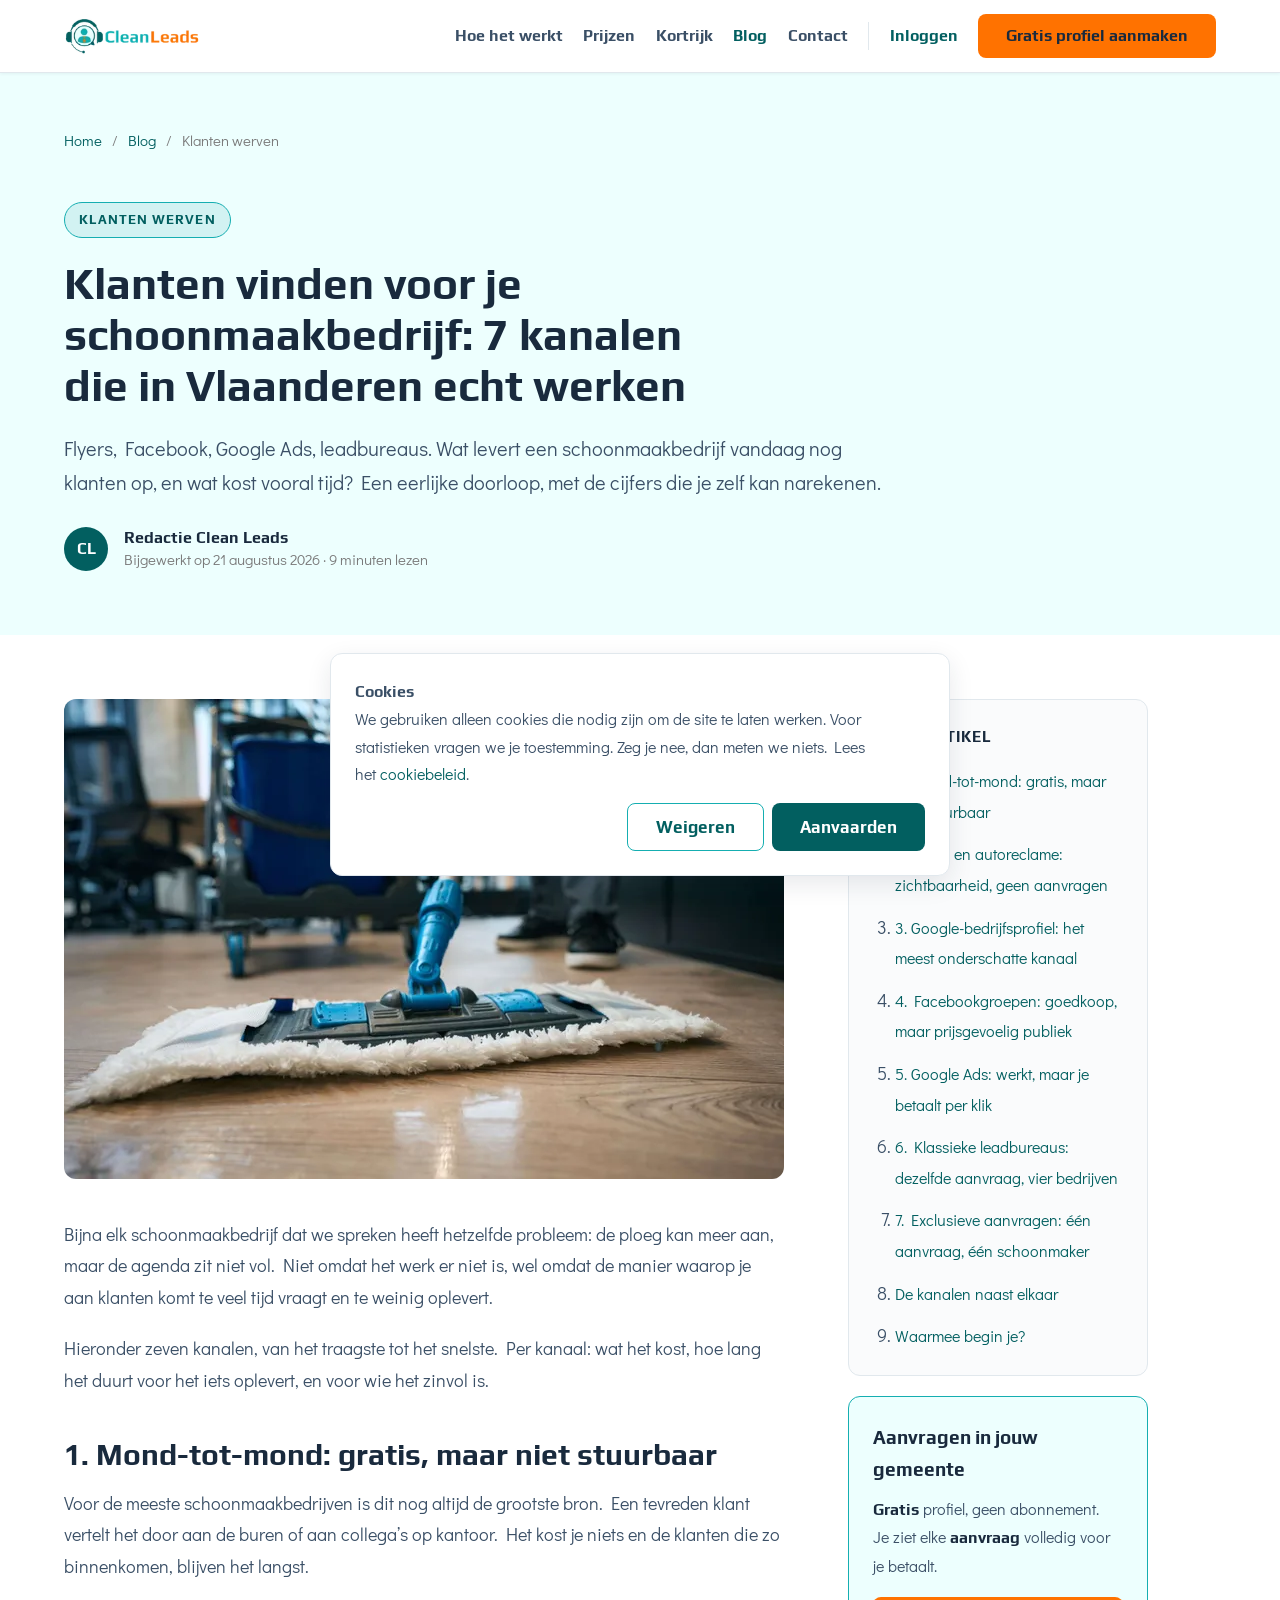
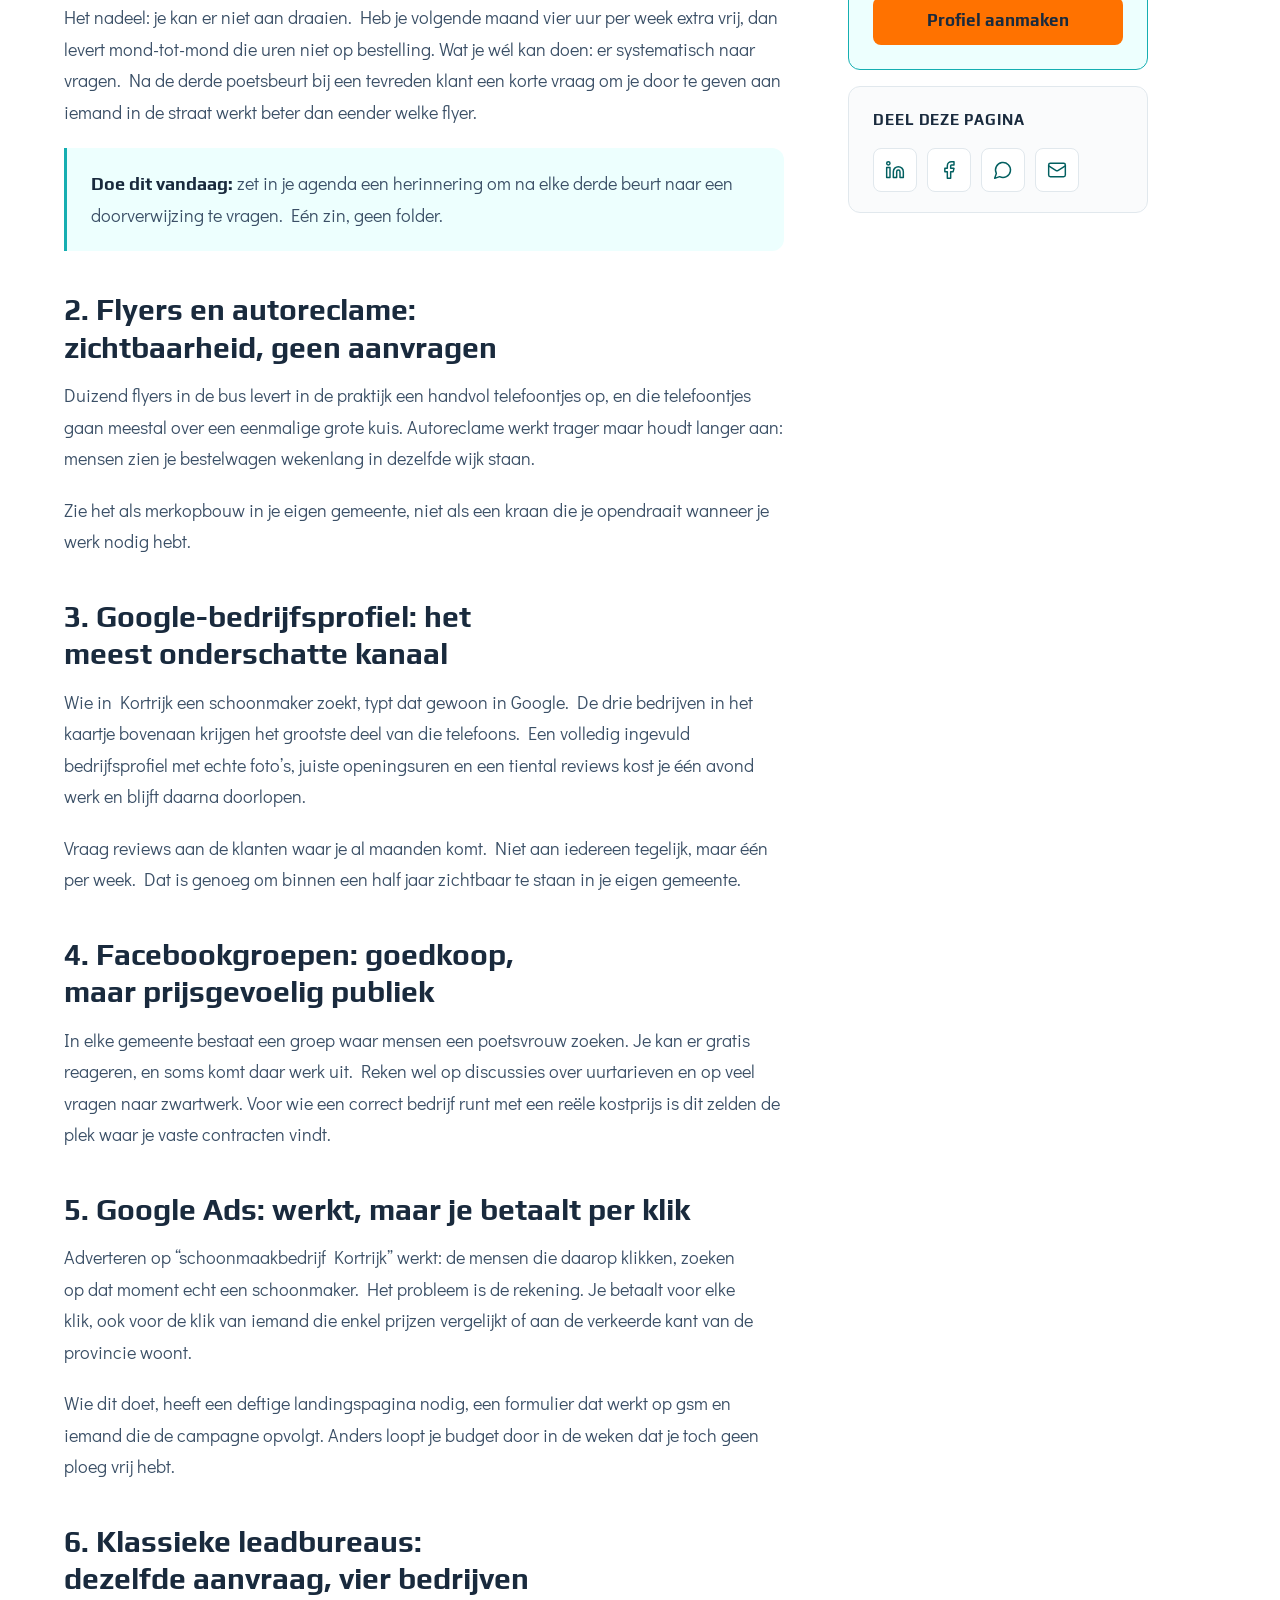
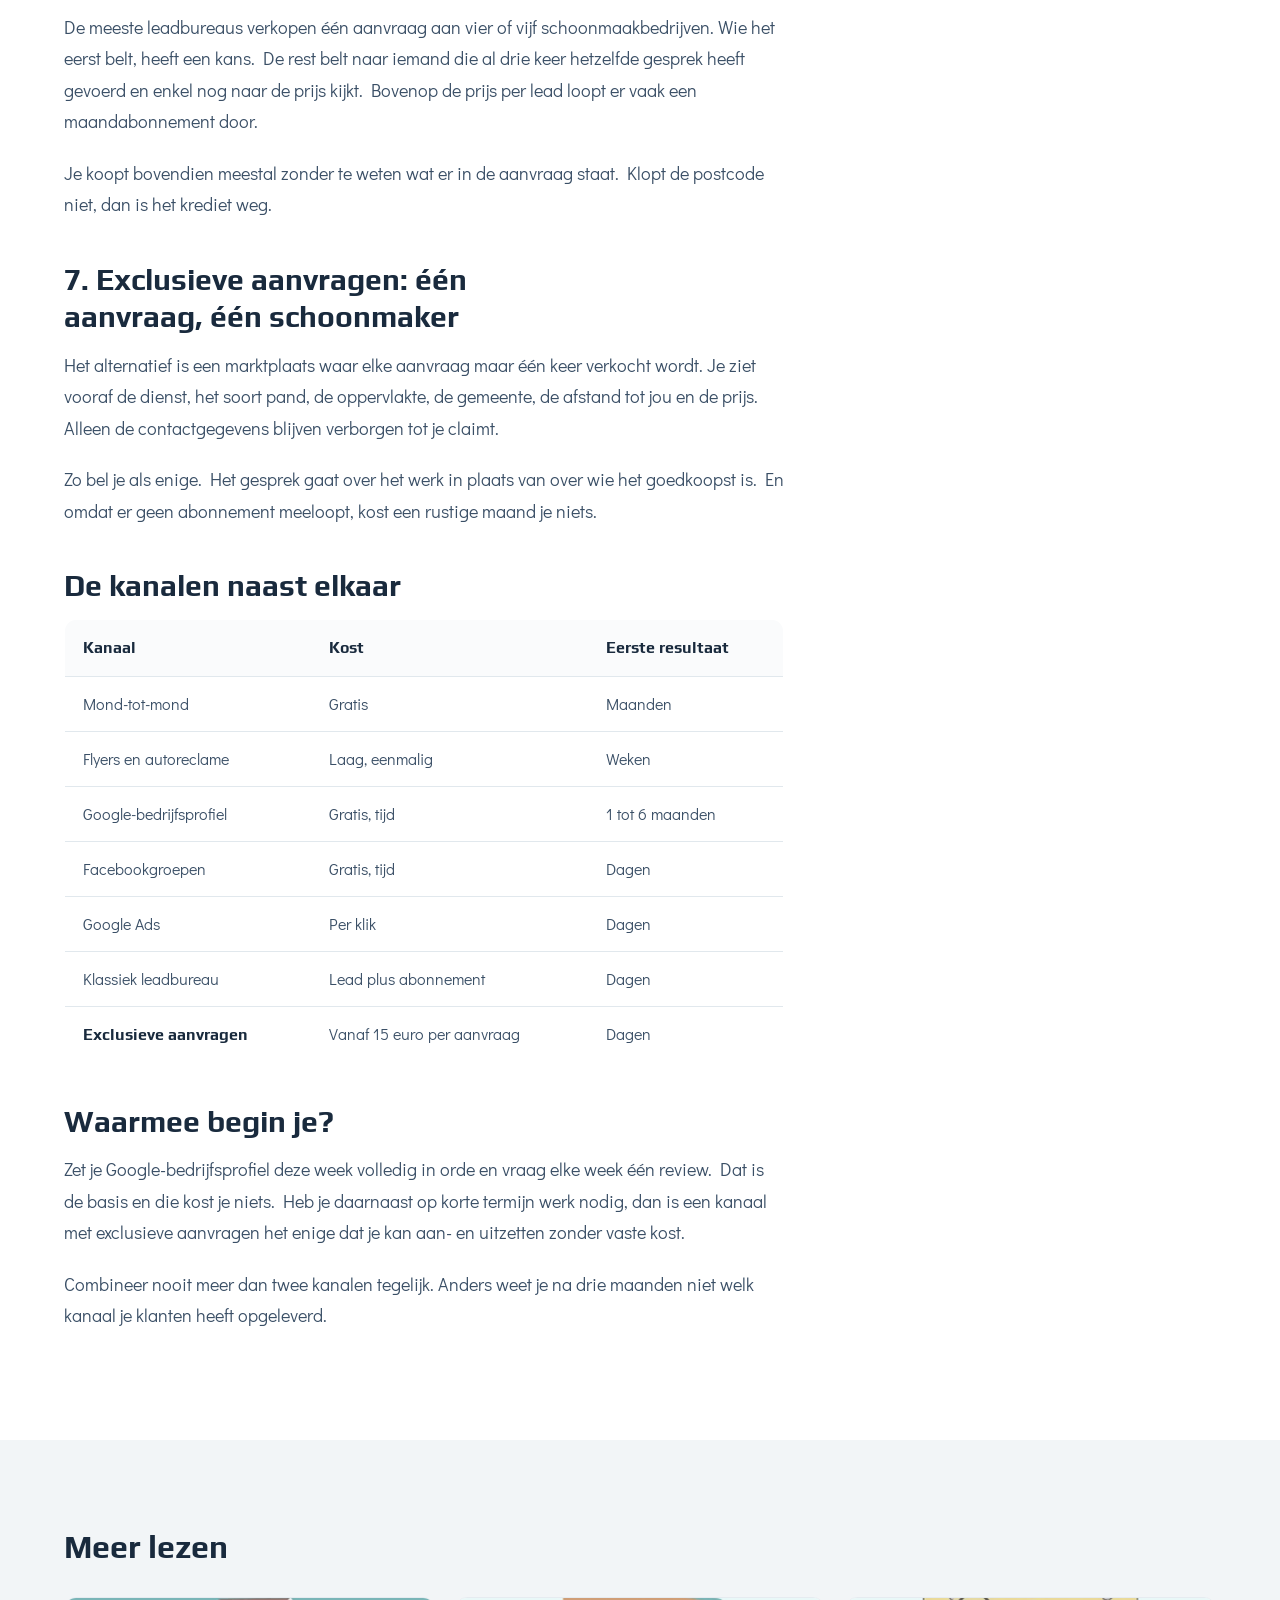
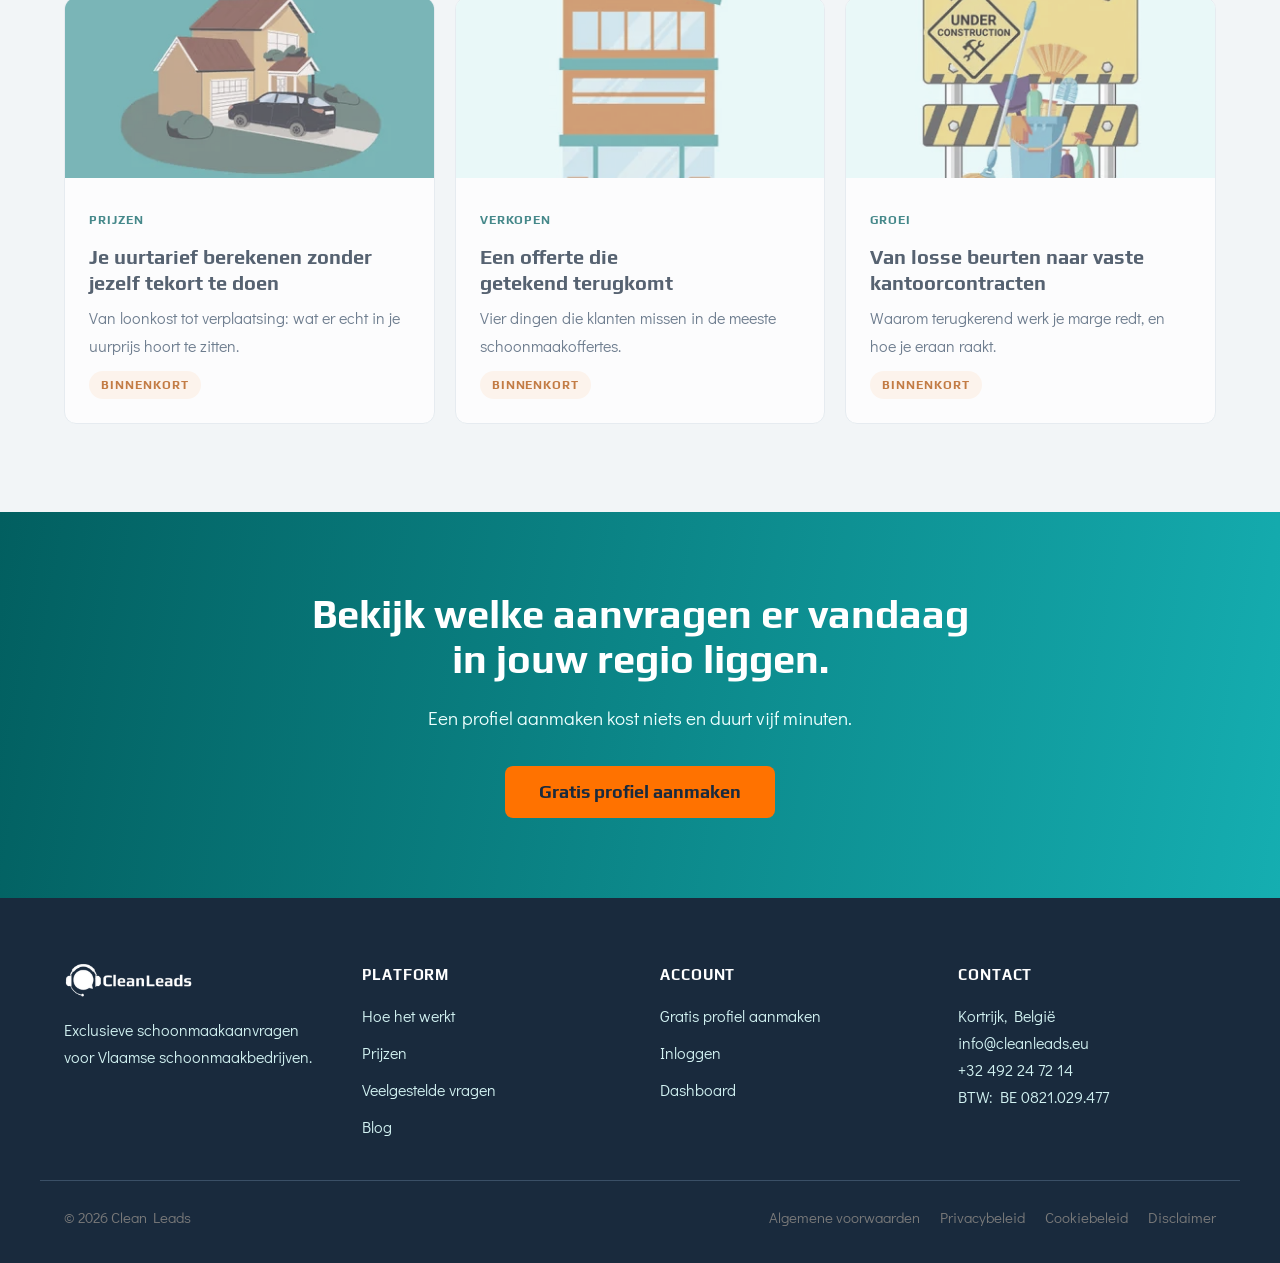
<file: blog/klanten-vinden-schoonmaakbedrijf/index.html>
<!DOCTYPE html><html lang="nl-BE" data-astro-cid-sbfv7vrk> <head><meta charset="utf-8"><meta name="viewport" content="width=device-width, initial-scale=1"><title>Klanten vinden voor je schoonmaakbedrijf: 7 kanalen die in Vlaanderen echt werken | Clean Leads</title><meta name="description" content="Flyers, Facebook, Google Ads, leadbureaus. Wat levert een schoonmaakbedrijf vandaag nog klanten op, en wat kost vooral tijd? Een eerlijke doorloop, met de cijfers die je zelf kan narekenen."><link rel="canonical" href="https://cleanleads.eu/blog/klanten-vinden-schoonmaakbedrijf"><meta name="robots" content="noindex, nofollow"><meta property="og:type" content="website"><meta property="og:site_name" content="Clean Leads"><meta property="og:locale" content="nl_BE"><meta property="og:title" content="Klanten vinden voor je schoonmaakbedrijf: 7 kanalen die in Vlaanderen echt werken | Clean Leads"><meta property="og:description" content="Flyers, Facebook, Google Ads, leadbureaus. Wat levert een schoonmaakbedrijf vandaag nog klanten op, en wat kost vooral tijd? Een eerlijke doorloop, met de cijfers die je zelf kan narekenen."><meta property="og:url" content="https://cleanleads.eu/blog/klanten-vinden-schoonmaakbedrijf"><meta name="twitter:card" content="summary_large_image"><link rel="icon" href="/favicon.svg" type="image/svg+xml"><link rel="sitemap" href="/sitemap-index.xml"><link rel="preconnect" href="https://fonts.googleapis.com"><link rel="preconnect" href="https://fonts.gstatic.com" crossorigin><link rel="stylesheet" href="https://fonts.googleapis.com/css2?family=Play:wght@400;700&family=Didact+Gothic&display=swap"><script type="application/ld+json">{"@context":"https://schema.org","@type":"BlogPosting","headline":"Klanten vinden voor je schoonmaakbedrijf: 7 kanalen die in Vlaanderen echt werken","description":"Flyers, Facebook, Google Ads, leadbureaus. Wat levert een schoonmaakbedrijf vandaag nog klanten op, en wat kost vooral tijd? Een eerlijke doorloop, met de cijfers die je zelf kan narekenen.","datePublished":"2026-08-21T00:00:00.000Z","dateModified":"2026-08-21T00:00:00.000Z","articleSection":"Klanten werven","mainEntityOfPage":"https://cleanleads.eu/blog/klanten-vinden-schoonmaakbedrijf","author":{"@type":"Organization","name":"Redactie Clean Leads"},"publisher":{"@type":"Organization","name":"Clean Leads"}}</script><link rel="stylesheet" href="/_astro/cookiebeleid.CSggxvgJ.css">
<style>.cta[data-astro-cid-hq4e6jos]{background:linear-gradient(100deg,var(--cl-teal-donker) 0%,var(--cl-teal) 100%);color:var(--cl-wit);padding-block:80px}.cta-binnen[data-astro-cid-hq4e6jos]{max-width:820px;margin-inline:auto;text-align:center}.cta[data-astro-cid-hq4e6jos] h2[data-astro-cid-hq4e6jos]{font-size:clamp(26px,4.4vw,40px);line-height:1.12;color:var(--cl-wit);margin:0}.cta[data-astro-cid-hq4e6jos] h2[data-astro-cid-hq4e6jos] span[data-astro-cid-hq4e6jos]{display:block;text-wrap:balance}.cta[data-astro-cid-hq4e6jos] p[data-astro-cid-hq4e6jos]{font-size:19px;color:var(--cl-teal-zeer-licht);margin:20px auto 32px;max-width:620px}.cta-knoppen[data-astro-cid-hq4e6jos]{display:flex;flex-wrap:wrap;gap:12px;justify-content:center}@media(max-width:600px){.cta-knoppen[data-astro-cid-hq4e6jos] .knop[data-astro-cid-hq4e6jos]{width:100%}}
</style>
<link rel="stylesheet" href="/_astro/_slug_.BiGyM-qn.css"></head> <body data-astro-cid-sbfv7vrk> <a class="overslaan" href="#inhoud" data-astro-cid-sbfv7vrk>Naar de inhoud</a> <header class="kop" data-astro-cid-3ef6ksr2> <div class="omhulsel kop-binnen" data-astro-cid-3ef6ksr2> <a href="/" class="merk" aria-label="Clean Leads, naar de startpagina" data-astro-cid-3ef6ksr2> <img src="/_astro/logo-cleanleads.z0na8-ZU_2vH8Q3.webp" srcset="/_astro/logo-cleanleads.z0na8-ZU_1lVQsi.webp 200w, /_astro/logo-cleanleads.z0na8-ZU_ZtH8X0.webp 400w" alt="Clean Leads" sizes="200px" loading="eager" data-astro-cid-3ef6ksr2="true" decoding="async" fetchpriority="auto" width="408" height="115"> </a> <a href="https://app.cleanleads.eu/registreren" class="knop knop-primair kop-knop-mobiel" data-astro-cid-3ef6ksr2>Gratis profiel</a> <input type="checkbox" id="menu-schakelaar" class="menu-schakelaar" hidden data-astro-cid-3ef6ksr2> <label for="menu-schakelaar" class="hamburger" data-astro-cid-3ef6ksr2> <span class="sr-only" data-astro-cid-3ef6ksr2>Menu openen of sluiten</span> <span class="hamburger-streep" aria-hidden="true" data-astro-cid-3ef6ksr2></span> </label> <nav class="nav" aria-label="Hoofdmenu" data-astro-cid-3ef6ksr2> <a href="/#hoe-het-werkt" data-astro-cid-3ef6ksr2>Hoe het werkt</a> <a href="/#prijzen" data-astro-cid-3ef6ksr2>Prijzen</a> <a href="/kortrijk" data-astro-cid-3ef6ksr2>Kortrijk</a> <a href="/blog" aria-current="page" class="huidig" data-astro-cid-3ef6ksr2>Blog</a> <a href="/contact" data-astro-cid-3ef6ksr2>Contact</a> <a href="https://app.cleanleads.eu/inloggen" class="nav-inloggen" data-astro-cid-3ef6ksr2>Inloggen</a> <a href="https://app.cleanleads.eu/registreren" class="knop knop-primair nav-knop" data-astro-cid-3ef6ksr2>Gratis profiel aanmaken</a> </nav> </div> </header>  <main id="inhoud" data-astro-cid-sbfv7vrk>  <section class="sectie-teal kopblok" data-astro-cid-7jjqptxk> <div class="omhulsel" data-astro-cid-7jjqptxk> <nav class="kruimel" aria-label="Kruimelpad" data-astro-cid-7jjqptxk> <a href="/" data-astro-cid-7jjqptxk>Home</a><span data-astro-cid-7jjqptxk>/</span><a href="/blog" data-astro-cid-7jjqptxk>Blog</a><span data-astro-cid-7jjqptxk>/</span><span data-astro-cid-7jjqptxk>Klanten werven</span> </nav> <div class="kop-tekst" data-astro-cid-7jjqptxk> <span class="cat-pil" data-astro-cid-7jjqptxk>Klanten werven</span> <h1 data-astro-cid-7jjqptxk>Klanten vinden voor je schoonmaakbedrijf: 7 kanalen die in Vlaanderen echt werken</h1> <p class="lead" data-astro-cid-7jjqptxk>Flyers, Facebook, Google Ads, leadbureaus. Wat levert een schoonmaakbedrijf vandaag nog klanten op, en wat kost vooral tijd? Een eerlijke doorloop, met de cijfers die je zelf kan narekenen.</p> <div class="auteur" data-astro-cid-7jjqptxk> <span class="auteur-teken" aria-hidden="true" data-astro-cid-7jjqptxk>CL</span> <div data-astro-cid-7jjqptxk> <p class="auteur-naam" data-astro-cid-7jjqptxk>Redactie Clean Leads</p> <p class="auteur-meta" data-astro-cid-7jjqptxk>Bijgewerkt op 21 augustus 2026 &middot; 9 minuten lezen</p> </div> </div> </div> </div> </section> <section class="artikel-sectie" data-astro-cid-7jjqptxk> <div class="omhulsel raster" data-astro-cid-7jjqptxk> <article class="artikel" data-astro-cid-7jjqptxk> <img src="/_astro/schoonmakers-kantoor.Ck50cZgy_7G02w.webp" srcset="/_astro/schoonmakers-kantoor.Ck50cZgy_Z1XusJb.webp 720w, /_astro/schoonmakers-kantoor.Ck50cZgy_ZOSwAB.webp 1440w" alt="Schoonmaker aan het werk in een kantoorruimte" sizes="(max-width: 1060px) 100vw, 720px" loading="eager" fetchpriority="high" data-astro-cid-7jjqptxk="true" decoding="async" width="7008" height="4672" class="cover"> <p>Bijna elk schoonmaakbedrijf dat we spreken heeft hetzelfde probleem: de ploeg kan meer aan, maar de agenda zit niet vol. Niet omdat het werk er niet is, wel omdat de manier waarop je aan klanten komt te veel tijd vraagt en te weinig oplevert.</p>
<p>Hieronder zeven kanalen, van het traagste tot het snelste. Per kanaal: wat het kost, hoe lang het duurt voor het iets oplevert, en voor wie het zinvol is.</p>
<h2 id="1-mond-tot-mond-gratis-maar-niet-stuurbaar">1. Mond-tot-mond: gratis, maar niet stuurbaar</h2>
<p>Voor de meeste schoonmaakbedrijven is dit nog altijd de grootste bron. Een tevreden klant vertelt het door aan de buren of aan collega’s op kantoor. Het kost je niets en de klanten die zo binnenkomen, blijven het langst.</p>
<p>Het nadeel: je kan er niet aan draaien. Heb je volgende maand vier uur per week extra vrij, dan levert mond-tot-mond die uren niet op bestelling. Wat je wél kan doen: er systematisch naar vragen. Na de derde poetsbeurt bij een tevreden klant een korte vraag om je door te geven aan iemand in de straat werkt beter dan eender welke flyer.</p>
<blockquote>
<p><strong>Doe dit vandaag:</strong> zet in je agenda een herinnering om na elke derde beurt naar een doorverwijzing te vragen. Eén zin, geen folder.</p>
</blockquote>
<h2 id="2-flyers-en-autoreclame-zichtbaarheid-geen-aanvragen">2. Flyers en autoreclame: zichtbaarheid, geen aanvragen</h2>
<p>Duizend flyers in de bus levert in de praktijk een handvol telefoontjes op, en die telefoontjes gaan meestal over een eenmalige grote kuis. Autoreclame werkt trager maar houdt langer aan: mensen zien je bestelwagen wekenlang in dezelfde wijk staan.</p>
<p>Zie het als merkopbouw in je eigen gemeente, niet als een kraan die je opendraait wanneer je werk nodig hebt.</p>
<h2 id="3-google-bedrijfsprofiel-het-meest-onderschatte-kanaal">3. Google-bedrijfsprofiel: het meest onderschatte kanaal</h2>
<p>Wie in Kortrijk een schoonmaker zoekt, typt dat gewoon in Google. De drie bedrijven in het kaartje bovenaan krijgen het grootste deel van die telefoons. Een volledig ingevuld bedrijfsprofiel met echte foto’s, juiste openingsuren en een tiental reviews kost je één avond werk en blijft daarna doorlopen.</p>
<p>Vraag reviews aan de klanten waar je al maanden komt. Niet aan iedereen tegelijk, maar één per week. Dat is genoeg om binnen een half jaar zichtbaar te staan in je eigen gemeente.</p>
<h2 id="4-facebookgroepen-goedkoop-maar-prijsgevoelig-publiek">4. Facebookgroepen: goedkoop, maar prijsgevoelig publiek</h2>
<p>In elke gemeente bestaat een groep waar mensen een poetsvrouw zoeken. Je kan er gratis reageren, en soms komt daar werk uit. Reken wel op discussies over uurtarieven en op veel vragen naar zwartwerk. Voor wie een correct bedrijf runt met een reële kostprijs is dit zelden de plek waar je vaste contracten vindt.</p>
<h2 id="5-google-ads-werkt-maar-je-betaalt-per-klik">5. Google Ads: werkt, maar je betaalt per klik</h2>
<p>Adverteren op “schoonmaakbedrijf Kortrijk” werkt: de mensen die daarop klikken, zoeken op dat moment echt een schoonmaker. Het probleem is de rekening. Je betaalt voor elke klik, ook voor de klik van iemand die enkel prijzen vergelijkt of aan de verkeerde kant van de provincie woont.</p>
<p>Wie dit doet, heeft een deftige landingspagina nodig, een formulier dat werkt op gsm en iemand die de campagne opvolgt. Anders loopt je budget door in de weken dat je toch geen ploeg vrij hebt.</p>
<h2 id="6-klassieke-leadbureaus-dezelfde-aanvraag-vier-bedrijven">6. Klassieke leadbureaus: dezelfde aanvraag, vier bedrijven</h2>
<p>De meeste leadbureaus verkopen één aanvraag aan vier of vijf schoonmaakbedrijven. Wie het eerst belt, heeft een kans. De rest belt naar iemand die al drie keer hetzelfde gesprek heeft gevoerd en enkel nog naar de prijs kijkt. Bovenop de prijs per lead loopt er vaak een maandabonnement door.</p>
<p>Je koopt bovendien meestal zonder te weten wat er in de aanvraag staat. Klopt de postcode niet, dan is het krediet weg.</p>
<h2 id="7-exclusieve-aanvragen-één-aanvraag-één-schoonmaker">7. Exclusieve aanvragen: één aanvraag, één schoonmaker</h2>
<p>Het alternatief is een marktplaats waar elke aanvraag maar één keer verkocht wordt. Je ziet vooraf de dienst, het soort pand, de oppervlakte, de gemeente, de afstand tot jou en de prijs. Alleen de contactgegevens blijven verborgen tot je claimt.</p>
<p>Zo bel je als enige. Het gesprek gaat over het werk in plaats van over wie het goedkoopst is. En omdat er geen abonnement meeloopt, kost een rustige maand je niets.</p>
<h2 id="de-kanalen-naast-elkaar">De kanalen naast elkaar</h2>













































<table><thead><tr><th>Kanaal</th><th>Kost</th><th>Eerste resultaat</th></tr></thead><tbody><tr><td>Mond-tot-mond</td><td>Gratis</td><td>Maanden</td></tr><tr><td>Flyers en autoreclame</td><td>Laag, eenmalig</td><td>Weken</td></tr><tr><td>Google-bedrijfsprofiel</td><td>Gratis, tijd</td><td>1 tot 6 maanden</td></tr><tr><td>Facebookgroepen</td><td>Gratis, tijd</td><td>Dagen</td></tr><tr><td>Google Ads</td><td>Per klik</td><td>Dagen</td></tr><tr><td>Klassiek leadbureau</td><td>Lead plus abonnement</td><td>Dagen</td></tr><tr><td><strong>Exclusieve aanvragen</strong></td><td>Vanaf 15 euro per aanvraag</td><td>Dagen</td></tr></tbody></table>
<h2 id="waarmee-begin-je">Waarmee begin je?</h2>
<p>Zet je Google-bedrijfsprofiel deze week volledig in orde en vraag elke week één review. Dat is de basis en die kost je niets. Heb je daarnaast op korte termijn werk nodig, dan is een kanaal met exclusieve aanvragen het enige dat je kan aan- en uitzetten zonder vaste kost.</p>
<p>Combineer nooit meer dan twee kanalen tegelijk. Anders weet je na drie maanden niet welk kanaal je klanten heeft opgeleverd.</p> </article> <aside class="zij" data-astro-cid-7jjqptxk> <nav class="inhoud" aria-label="In dit artikel" data-astro-cid-7jjqptxk> <p class="zij-kop" data-astro-cid-7jjqptxk>In dit artikel</p> <ol data-astro-cid-7jjqptxk> <li data-astro-cid-7jjqptxk><a href="#1-mond-tot-mond-gratis-maar-niet-stuurbaar" data-astro-cid-7jjqptxk>1. Mond-tot-mond: gratis, maar niet stuurbaar</a></li><li data-astro-cid-7jjqptxk><a href="#2-flyers-en-autoreclame-zichtbaarheid-geen-aanvragen" data-astro-cid-7jjqptxk>2. Flyers en autoreclame: zichtbaarheid, geen aanvragen</a></li><li data-astro-cid-7jjqptxk><a href="#3-google-bedrijfsprofiel-het-meest-onderschatte-kanaal" data-astro-cid-7jjqptxk>3. Google-bedrijfsprofiel: het meest onderschatte kanaal</a></li><li data-astro-cid-7jjqptxk><a href="#4-facebookgroepen-goedkoop-maar-prijsgevoelig-publiek" data-astro-cid-7jjqptxk>4. Facebookgroepen: goedkoop, maar prijsgevoelig publiek</a></li><li data-astro-cid-7jjqptxk><a href="#5-google-ads-werkt-maar-je-betaalt-per-klik" data-astro-cid-7jjqptxk>5. Google Ads: werkt, maar je betaalt per klik</a></li><li data-astro-cid-7jjqptxk><a href="#6-klassieke-leadbureaus-dezelfde-aanvraag-vier-bedrijven" data-astro-cid-7jjqptxk>6. Klassieke leadbureaus: dezelfde aanvraag, vier bedrijven</a></li><li data-astro-cid-7jjqptxk><a href="#7-exclusieve-aanvragen-één-aanvraag-één-schoonmaker" data-astro-cid-7jjqptxk>7. Exclusieve aanvragen: één aanvraag, één schoonmaker</a></li><li data-astro-cid-7jjqptxk><a href="#de-kanalen-naast-elkaar" data-astro-cid-7jjqptxk>De kanalen naast elkaar</a></li><li data-astro-cid-7jjqptxk><a href="#waarmee-begin-je" data-astro-cid-7jjqptxk>Waarmee begin je?</a></li> </ol> </nav> <div class="kleeft" data-astro-cid-7jjqptxk> <div class="promo" data-astro-cid-7jjqptxk> <p class="promo-kop" data-astro-cid-7jjqptxk>Aanvragen in jouw gemeente</p> <p class="promo-tekst" data-astro-cid-7jjqptxk><strong data-astro-cid-7jjqptxk>Gratis</strong> profiel, geen abonnement. Je ziet elke <strong data-astro-cid-7jjqptxk>aanvraag</strong> volledig voor je betaalt.</p> <a href="https://app.cleanleads.eu/registreren" class="knop knop-primair vol" data-astro-cid-7jjqptxk>Profiel aanmaken</a> </div> <div class="delen" data-astro-cid-7jjqptxk> <p class="zij-kop" data-astro-cid-7jjqptxk>Deel deze pagina</p> <div class="deel-knoppen" data-astro-cid-7jjqptxk> <a href="https://www.linkedin.com/sharing/share-offsite/?url=https://cleanleads.eu/blog/klanten-vinden-schoonmaakbedrijf" aria-label="Deel op LinkedIn" data-astro-cid-7jjqptxk><svg xmlns="http://www.w3.org/2000/svg" width="20" height="20" viewBox="0 0 24 24" fill="none" stroke="currentColor" stroke-width="1.75" stroke-linecap="round" stroke-linejoin="round" aria-hidden="true" focusable="false"><path d="M16 8a6 6 0 0 1 6 6v7h-4v-7a2 2 0 0 0-2-2 2 2 0 0 0-2 2v7h-4v-7a6 6 0 0 1 6-6z"/><rect width="4" height="12" x="2" y="9"/><circle cx="4" cy="4" r="2"/></svg></a> <a href="https://www.facebook.com/sharer/sharer.php?u=https://cleanleads.eu/blog/klanten-vinden-schoonmaakbedrijf" aria-label="Deel op Facebook" data-astro-cid-7jjqptxk><svg xmlns="http://www.w3.org/2000/svg" width="20" height="20" viewBox="0 0 24 24" fill="none" stroke="currentColor" stroke-width="1.75" stroke-linecap="round" stroke-linejoin="round" aria-hidden="true" focusable="false"><path d="M18 2h-3a5 5 0 0 0-5 5v3H7v4h3v8h4v-8h3l1-4h-4V7a1 1 0 0 1 1-1h3z"/></svg></a> <a href="https://wa.me/?text=https://cleanleads.eu/blog/klanten-vinden-schoonmaakbedrijf" aria-label="Deel via WhatsApp" data-astro-cid-7jjqptxk><svg xmlns="http://www.w3.org/2000/svg" width="20" height="20" viewBox="0 0 24 24" fill="none" stroke="currentColor" stroke-width="1.75" stroke-linecap="round" stroke-linejoin="round" aria-hidden="true" focusable="false"><path d="M7.9 20A9 9 0 1 0 4 16.1L2 22z"/></svg></a> <a href="mailto:?body=https://cleanleads.eu/blog/klanten-vinden-schoonmaakbedrijf" aria-label="Deel via e-mail" data-astro-cid-7jjqptxk><svg xmlns="http://www.w3.org/2000/svg" width="20" height="20" viewBox="0 0 24 24" fill="none" stroke="currentColor" stroke-width="1.75" stroke-linecap="round" stroke-linejoin="round" aria-hidden="true" focusable="false"><rect width="20" height="16" x="2" y="4" rx="2"/><path d="m22 7-8.97 5.7a1.94 1.94 0 0 1-2.06 0L2 7"/></svg></a> </div> </div> </div> </aside> </div> </section> <section class="sectie sectie-grijs" data-astro-cid-7jjqptxk> <div class="omhulsel" data-astro-cid-7jjqptxk> <h2 class="meer-kop" data-astro-cid-7jjqptxk>Meer lezen</h2> <div class="meer" data-astro-cid-7jjqptxk>  <article class="meer-kaart gepland" data-astro-cid-7jjqptxk> <img src="/_astro/particulieren.DcFzqibW_Z1GfW7K.webp" srcset="/_astro/particulieren.DcFzqibW_Z1H1Gs6.webp 380w, /_astro/particulieren.DcFzqibW_Z1GfW7K.webp 500w" alt="Schoonmaak van een woonkamer" sizes="380px" loading="lazy" data-astro-cid-7jjqptxk="true" decoding="async" fetchpriority="auto" width="500" height="500" class="meer-beeld"> <div class="meer-tekst" data-astro-cid-7jjqptxk> <span class="cat" data-astro-cid-7jjqptxk>Prijzen</span> <p class="meer-titel" data-astro-cid-7jjqptxk>Je uurtarief berekenen zonder jezelf tekort te doen</p> <p class="meer-sub" data-astro-cid-7jjqptxk>Van loonkost tot verplaatsing: wat er echt in je uurprijs hoort te zitten.</p> <p class="binnenkort" data-astro-cid-7jjqptxk>Binnenkort</p> </div> </article><article class="meer-kaart gepland" data-astro-cid-7jjqptxk> <img src="/_astro/studio.BgAfJn_c_PfSGI.webp" srcset="/_astro/studio.BgAfJn_c_k2iJF.webp 380w, /_astro/studio.BgAfJn_c_PfSGI.webp 500w" alt="Schoonmaak van een studio" sizes="380px" loading="lazy" data-astro-cid-7jjqptxk="true" decoding="async" fetchpriority="auto" width="500" height="500" class="meer-beeld"> <div class="meer-tekst" data-astro-cid-7jjqptxk> <span class="cat" data-astro-cid-7jjqptxk>Verkopen</span> <p class="meer-titel" data-astro-cid-7jjqptxk>Een offerte die getekend terugkomt</p> <p class="meer-sub" data-astro-cid-7jjqptxk>Vier dingen die klanten missen in de meeste schoonmaakoffertes.</p> <p class="binnenkort" data-astro-cid-7jjqptxk>Binnenkort</p> </div> </article><article class="meer-kaart gepland" data-astro-cid-7jjqptxk> <img src="/_astro/verbouwing.CT8RJVEa_p58ve.webp" srcset="/_astro/verbouwing.CT8RJVEa_StSqY.webp 380w, /_astro/verbouwing.CT8RJVEa_p58ve.webp 500w" alt="Schoonmaak na verbouwing" sizes="380px" loading="lazy" data-astro-cid-7jjqptxk="true" decoding="async" fetchpriority="auto" width="500" height="500" class="meer-beeld"> <div class="meer-tekst" data-astro-cid-7jjqptxk> <span class="cat" data-astro-cid-7jjqptxk>Groei</span> <p class="meer-titel" data-astro-cid-7jjqptxk>Van losse beurten naar vaste kantoorcontracten</p> <p class="meer-sub" data-astro-cid-7jjqptxk>Waarom terugkerend werk je marge redt, en hoe je eraan raakt.</p> <p class="binnenkort" data-astro-cid-7jjqptxk>Binnenkort</p> </div> </article> </div> </div> </section> <section class="cta" data-astro-cid-hq4e6jos> <div class="omhulsel cta-binnen" data-astro-cid-hq4e6jos> <h2 data-astro-cid-hq4e6jos> <span data-astro-cid-hq4e6jos>Bekijk welke aanvragen er vandaag</span> <span data-astro-cid-hq4e6jos>in jouw regio liggen.</span> </h2> <p data-astro-cid-hq4e6jos>Een profiel aanmaken kost niets en duurt vijf minuten.</p> <div class="cta-knoppen" data-astro-cid-hq4e6jos> <a href="https://app.cleanleads.eu/registreren" class="knop knop-primair knop-groot" data-astro-cid-hq4e6jos>Gratis profiel aanmaken</a>  </div> </div> </section>   </main> <footer class="voet" data-astro-cid-sz7xmlte> <div class="omhulsel voet-raster" data-astro-cid-sz7xmlte> <div data-astro-cid-sz7xmlte> <img src="/_astro/logo-cleanleads.z0na8-ZU_2vH8Q3.webp" srcset="/_astro/logo-cleanleads.z0na8-ZU_1lVQsi.webp 200w, /_astro/logo-cleanleads.z0na8-ZU_ZtH8X0.webp 400w" alt="Clean Leads" sizes="200px" loading="lazy" data-astro-cid-sz7xmlte="true" decoding="async" fetchpriority="auto" width="408" height="115" class="voet-logo"> <p class="voet-claim" data-astro-cid-sz7xmlte>Exclusieve schoonmaakaanvragen voor Vlaamse schoonmaakbedrijven.</p> </div> <nav aria-labelledby="voet-platform" data-astro-cid-sz7xmlte> <p class="voet-kop" id="voet-platform" data-astro-cid-sz7xmlte>Platform</p> <a href="/#hoe-het-werkt" data-astro-cid-sz7xmlte>Hoe het werkt</a> <a href="/#prijzen" data-astro-cid-sz7xmlte>Prijzen</a> <a href="/#faq" data-astro-cid-sz7xmlte>Veelgestelde vragen</a> <a href="/blog/" data-astro-cid-sz7xmlte>Blog</a> </nav> <nav aria-labelledby="voet-account" data-astro-cid-sz7xmlte> <p class="voet-kop" id="voet-account" data-astro-cid-sz7xmlte>Account</p> <a href="https://app.cleanleads.eu/registreren" data-astro-cid-sz7xmlte>Gratis profiel aanmaken</a> <a href="https://app.cleanleads.eu/inloggen" data-astro-cid-sz7xmlte>Inloggen</a> <a href="https://app.cleanleads.eu" data-astro-cid-sz7xmlte>Dashboard</a> </nav> <div data-astro-cid-sz7xmlte> <p class="voet-kop" data-astro-cid-sz7xmlte>Contact</p> <address class="voet-nap" data-astro-cid-sz7xmlte> Kortrijk, België<br data-astro-cid-sz7xmlte> <a href="mailto:info@cleanleads.eu" data-astro-cid-sz7xmlte>info@cleanleads.eu</a><br data-astro-cid-sz7xmlte> <a href="tel:+32492247214" data-astro-cid-sz7xmlte>+32 492 24 72 14</a><br data-astro-cid-sz7xmlte>
BTW: BE 0821.029.477 </address> </div> </div> <div class="omhulsel voet-onder" data-astro-cid-sz7xmlte> <span data-astro-cid-sz7xmlte>&copy; 2026 Clean Leads</span> <nav class="voet-juridisch" aria-label="Juridisch" data-astro-cid-sz7xmlte> <a href="/voorwaarden" data-astro-cid-sz7xmlte>Algemene voorwaarden</a> <a href="/privacy" data-astro-cid-sz7xmlte>Privacybeleid</a> <a href="/cookiebeleid" data-astro-cid-sz7xmlte>Cookiebeleid</a> <a href="/disclaimer" data-astro-cid-sz7xmlte>Disclaimer</a> </nav> </div> </footer>   <a href="#inhoud" class="naar-boven" id="naar-boven" data-astro-cid-wwad4mzf> <span class="sr-only" data-astro-cid-wwad4mzf>Naar boven</span> <svg xmlns="http://www.w3.org/2000/svg" width="22" height="22" viewBox="0 0 24 24" fill="none" stroke="currentColor" stroke-width="2" stroke-linecap="round" stroke-linejoin="round" aria-hidden="true" data-astro-cid-wwad4mzf><path d="m18 15-6-6-6 6" data-astro-cid-wwad4mzf></path></svg> </a>  <script type="module">const n=document.getElementById("naar-boven");if(n){const e=()=>n.classList.toggle("zichtbaar",window.scrollY>600);e(),window.addEventListener("scroll",e,{passive:!0})}</script> <div class="cookie" id="cookiebanner" hidden data-astro-cid-4ir2z3gi> <div class="cookie-tekst" data-astro-cid-4ir2z3gi> <p class="cookie-kop" data-astro-cid-4ir2z3gi>Cookies</p> <p data-astro-cid-4ir2z3gi>
We gebruiken alleen cookies die nodig zijn om de site te laten werken. Voor statistieken
      vragen we je toestemming. Zeg je nee, dan meten we niets. Lees het
<a href="/cookiebeleid" data-astro-cid-4ir2z3gi>cookiebeleid</a>.
</p> </div> <div class="cookie-knoppen" data-astro-cid-4ir2z3gi> <button type="button" class="knop knop-outline" data-cookie="weigeren" data-astro-cid-4ir2z3gi>Weigeren</button> <button type="button" class="knop knop-secundair" data-cookie="aanvaarden" data-astro-cid-4ir2z3gi>Aanvaarden</button> </div> </div>  <script type="module">const a="cl-toestemming",e=document.getElementById("cookiebanner");let o=null;try{o=localStorage.getItem(a)}catch{}o==="aanvaarden"||o!=="weigeren"&&e&&(e.hidden=!1);e?.querySelectorAll("[data-cookie]").forEach(t=>{t.addEventListener("click",()=>{const c=t.dataset.cookie;try{c&&localStorage.setItem(a,c)}catch{}e.hidden=!0})});document.querySelectorAll('[data-cookie="opnieuw"]').forEach(t=>{t.addEventListener("click",()=>{try{localStorage.removeItem(a)}catch{}e&&(e.hidden=!1,e.scrollIntoView({block:"nearest"}))})});</script>  </body> </html>
</file>
<file: _astro/cookiebeleid.CSggxvgJ.css>
:root{--cl-teal: #15AEB1;--cl-teal-donker: #025F60;--cl-teal-licht: #D2F2F2;--cl-teal-zeer-licht: #EDFFFE;--cl-oranje: #FF7200;--cl-navy: #192A3D;--cl-slate: #3A4F66;--cl-grijs: #7A7A7A;--cl-lijn: #E1E8ED;--cl-achtergrond: #F2F5F7;--cl-achtergrond-licht:#FAFBFC;--cl-wit: #FFFFFF;--cl-status-beschikbaar-tekst: #025F60;--cl-status-beschikbaar-vlak: #EDFFFE;--cl-status-claimen-tekst: #B04E00;--cl-status-claimen-vlak: #FFF3E8;--cl-status-geclaimd-tekst: #7A7A7A;--cl-status-geclaimd-vlak: #F2F5F7;--cl-status-fout-tekst: #C0392B;--cl-status-fout-vlak: #FDEDEA;--cl-status-ok-tekst: #1E8E5A;--cl-status-ok-vlak: #E8F6EF;--cl-font-kop: "Play", system-ui, sans-serif;--cl-font-tekst:"Didact Gothic", system-ui, sans-serif;--cl-radius-kaart: 12px;--cl-radius-knop: 8px;--cl-radius-pill: 999px;--cl-schaduw: 0 1px 3px rgba(25, 42, 61, .06);--cl-schaduw-op: 0 8px 24px rgba(25, 42, 61, .1);--cl-max-breedte: 1200px;--cl-ruimte: 8px}.cl-knop-primair{background:var(--cl-oranje);color:var(--cl-navy);font-family:var(--cl-font-kop);font-weight:700;border-radius:var(--cl-radius-knop);min-height:44px;padding:0 24px}.cl-knop-secundair{background:var(--cl-teal-donker);color:var(--cl-wit);font-family:var(--cl-font-kop);font-weight:700;border-radius:var(--cl-radius-knop);min-height:44px;padding:0 24px}.cl-knop-outline{background:transparent;color:var(--cl-teal-donker);border:1px solid var(--cl-teal);font-family:var(--cl-font-kop);font-weight:700;border-radius:var(--cl-radius-knop);min-height:44px;padding:0 24px}.cl-kaart{background:var(--cl-wit);border:1px solid var(--cl-lijn);border-radius:var(--cl-radius-kaart);box-shadow:var(--cl-schaduw)}:focus-visible{outline:2px solid var(--cl-teal);outline-offset:2px}:root{--cl-knop-tekst: var(--cl-navy);--cl-kop-hoogte: 72px}*,*:before,*:after{box-sizing:border-box}html{scroll-behavior:smooth;scroll-padding-top:calc(var(--cl-kop-hoogte) + 16px)}@media(prefers-reduced-motion:reduce){html{scroll-behavior:auto}*,*:before,*:after{animation-duration:.01ms!important;animation-iteration-count:1!important;transition-duration:.01ms!important}}body{margin:0;padding-top:var(--cl-kop-hoogte);background:var(--cl-wit);color:var(--cl-slate);font-family:var(--cl-font-tekst);font-size:18px;line-height:1.7;-webkit-font-smoothing:antialiased}h1,h2,h3,h4,strong,b,.kop{font-family:var(--cl-font-kop);font-weight:700;color:var(--cl-navy)}h1,h2,h3,h4{line-height:1.16;margin:0 0 16px;text-wrap:balance}h1{font-size:clamp(30px,4.6vw,44px)}h2{font-size:clamp(24px,3.4vw,38px)}h3{font-size:clamp(18px,1.9vw,23px)}p{margin:0 0 20px;text-wrap:pretty}p:last-child{margin-bottom:0}a{color:var(--cl-teal-donker);text-decoration:none}a:hover{color:var(--cl-teal)}img{max-width:100%;height:auto}.omhulsel{width:100%;max-width:var(--cl-max-breedte);margin-inline:auto;padding-inline:24px}.sectie{padding-block:clamp(48px,7vw,88px)}.sectie-grijs{background:var(--cl-achtergrond)}.sectie-teal{background:var(--cl-teal-zeer-licht)}.sectie-kop{max-width:760px;margin-bottom:40px}.knop{display:inline-flex;align-items:center;justify-content:center;gap:10px;min-height:48px;padding:0 28px;border:0;border-radius:var(--cl-radius-knop);font-family:var(--cl-font-kop);font-weight:700;font-size:17px;text-decoration:none;cursor:pointer;transition:background-color .15s ease,border-color .15s ease,transform .15s ease,box-shadow .15s ease}.knop-groot{min-height:52px;padding-inline:34px;font-size:18px}.knop-primair{background:var(--cl-oranje);color:var(--cl-knop-tekst)}.knop-primair:hover{background:#e86700;color:var(--cl-knop-tekst);transform:translateY(-1px);box-shadow:0 6px 16px #ff720052}.knop-secundair{background:var(--cl-teal-donker);color:var(--cl-wit)}.knop-secundair:hover{background:#01494a;color:var(--cl-wit)}.knop-outline{background:var(--cl-wit);color:var(--cl-teal-donker);border:1px solid var(--cl-teal)}.knop-outline:hover{background:var(--cl-teal-licht);border-color:var(--cl-teal-donker);color:var(--cl-teal-donker)}.knop-op-teal{background:transparent;color:var(--cl-wit);border:1px solid var(--cl-wit)}.knop-op-teal:hover{background:#ffffff24;color:var(--cl-wit)}.kaart{background:var(--cl-wit);border:1px solid var(--cl-lijn);border-radius:var(--cl-radius-kaart);padding:28px}.kaart-hover{transition:box-shadow .15s ease,transform .15s ease}.kaart-hover:hover{box-shadow:0 12px 28px #192a3d1f;transform:translateY(-2px)}.chip{display:inline-block;background:var(--cl-teal-licht);color:var(--cl-navy);border-radius:var(--cl-radius-pill);padding:8px 16px;font-size:16px}.chip-actief{background:var(--cl-teal-donker);border:1px solid var(--cl-teal-donker);color:var(--cl-wit);font-family:var(--cl-font-kop);font-weight:700;font-size:15px;padding:9px 18px}.chip-rust{background:var(--cl-wit);border:1px solid var(--cl-lijn);color:var(--cl-slate);font-size:15px;padding:9px 18px}.kruimel{display:flex;flex-wrap:wrap;align-items:center;gap:10px;font-size:15px;margin-bottom:24px}.kruimel span{color:var(--cl-grijs)}details summary::-webkit-details-marker{display:none}details summary{list-style:none}:focus-visible{outline:2px solid var(--cl-teal);outline-offset:2px;border-radius:4px}.sr-only{position:absolute;width:1px;height:1px;padding:0;margin:-1px;overflow:hidden;clip-path:inset(50%);white-space:nowrap}.overslaan{position:absolute;left:-9999px;top:0;z-index:100;background:var(--cl-wit);padding:12px 20px;border-radius:var(--cl-radius-knop)}.overslaan:focus{left:12px;top:12px}.kop[data-astro-cid-3ef6ksr2]{position:fixed;inset-inline:0;top:0;z-index:60;background:var(--cl-wit);border-bottom:1px solid var(--cl-lijn);box-shadow:var(--cl-schaduw)}.kop-binnen[data-astro-cid-3ef6ksr2]{min-height:72px;display:flex;align-items:center;gap:clamp(12px,2vw,32px)}.merk[data-astro-cid-3ef6ksr2]{display:flex;align-items:center;flex:0 0 auto}.merk[data-astro-cid-3ef6ksr2] img{height:38px;width:auto;display:block}.nav[data-astro-cid-3ef6ksr2]{margin-left:auto;display:flex;align-items:center;gap:clamp(12px,1.6vw,28px);flex-wrap:nowrap;font-size:16px}.nav[data-astro-cid-3ef6ksr2] a[data-astro-cid-3ef6ksr2]:not(.knop){color:var(--cl-slate);text-decoration:none;white-space:nowrap}.nav[data-astro-cid-3ef6ksr2] a[data-astro-cid-3ef6ksr2]:not(.knop):hover{color:var(--cl-teal-donker);text-decoration:underline}.nav[data-astro-cid-3ef6ksr2] a[data-astro-cid-3ef6ksr2].huidig{color:var(--cl-teal-donker)}.nav-inloggen[data-astro-cid-3ef6ksr2]{color:var(--cl-teal-donker)!important;border-left:1px solid var(--cl-lijn);padding-left:clamp(12px,1.6vw,28px)}.nav-knop[data-astro-cid-3ef6ksr2]{font-size:16px;min-height:44px;flex:0 0 auto}.nav-knop[data-astro-cid-3ef6ksr2]:hover{text-decoration:none}.menu-schakelaar[data-astro-cid-3ef6ksr2],.hamburger[data-astro-cid-3ef6ksr2],.kop-knop-mobiel[data-astro-cid-3ef6ksr2]{display:none}@media(max-width:900px){.kop-knop-mobiel[data-astro-cid-3ef6ksr2]{display:inline-flex;margin-left:auto;font-size:16px;min-height:44px;padding-inline:20px;white-space:nowrap}.hamburger[data-astro-cid-3ef6ksr2]{display:grid;place-items:center;width:44px;height:44px;cursor:pointer;border:1px solid var(--cl-lijn);border-radius:var(--cl-radius-knop);flex:0 0 auto}.hamburger-streep[data-astro-cid-3ef6ksr2],.hamburger-streep[data-astro-cid-3ef6ksr2]:before,.hamburger-streep[data-astro-cid-3ef6ksr2]:after{content:"";display:block;width:20px;height:2px;background:var(--cl-navy);border-radius:2px}.hamburger-streep[data-astro-cid-3ef6ksr2]:before{transform:translateY(-6px)}.hamburger-streep[data-astro-cid-3ef6ksr2]:after{transform:translateY(4px)}.nav[data-astro-cid-3ef6ksr2]{position:absolute;inset-inline:0;top:72px;flex-direction:column;align-items:stretch;gap:0;background:var(--cl-wit);border-bottom:1px solid var(--cl-lijn);box-shadow:var(--cl-schaduw-op);padding:var(--cl-ruimte);display:none}.nav[data-astro-cid-3ef6ksr2] a[data-astro-cid-3ef6ksr2]{padding:14px 12px;border-radius:var(--cl-radius-knop)}.nav-inloggen[data-astro-cid-3ef6ksr2]{border-left:0;padding-left:12px}.nav-knop[data-astro-cid-3ef6ksr2]{display:none}.menu-schakelaar[data-astro-cid-3ef6ksr2]:checked~.nav[data-astro-cid-3ef6ksr2]{display:flex}}.voet[data-astro-cid-sz7xmlte]{background:var(--cl-navy);color:var(--cl-wit);padding:64px 0 32px}.voet-raster[data-astro-cid-sz7xmlte]{display:grid;grid-template-columns:repeat(auto-fit,minmax(220px,1fr));gap:40px}.voet-logo[data-astro-cid-sz7xmlte]{height:36px;width:auto;display:block;filter:brightness(0) invert(1)}.voet-claim[data-astro-cid-sz7xmlte]{font-size:16px;color:var(--cl-teal-licht);margin:18px 0 0}.voet-kop[data-astro-cid-sz7xmlte]{font-family:var(--cl-font-kop);font-weight:700;font-size:15px;letter-spacing:.06em;text-transform:uppercase;color:var(--cl-wit);margin:0 0 14px}.voet-raster[data-astro-cid-sz7xmlte] nav[data-astro-cid-sz7xmlte]{display:flex;flex-direction:column;gap:10px}.voet-raster[data-astro-cid-sz7xmlte] nav[data-astro-cid-sz7xmlte] .voet-kop[data-astro-cid-sz7xmlte]{margin-bottom:4px}.voet-raster[data-astro-cid-sz7xmlte] nav[data-astro-cid-sz7xmlte] a[data-astro-cid-sz7xmlte]{font-size:16px;color:var(--cl-teal-licht);text-decoration:none}.voet-raster[data-astro-cid-sz7xmlte] nav[data-astro-cid-sz7xmlte] a[data-astro-cid-sz7xmlte]:hover{color:var(--cl-wit);text-decoration:underline}.voet-nap[data-astro-cid-sz7xmlte]{font-size:16px;color:var(--cl-teal-licht);font-style:normal;line-height:1.7}.voet-nap[data-astro-cid-sz7xmlte] a[data-astro-cid-sz7xmlte]{color:var(--cl-teal-licht);text-decoration:none}.voet-nap[data-astro-cid-sz7xmlte] a[data-astro-cid-sz7xmlte]:hover{color:var(--cl-wit);text-decoration:underline}.voet-onder[data-astro-cid-sz7xmlte]{margin-top:40px;padding-top:24px;border-top:1px solid var(--cl-slate);display:flex;flex-wrap:wrap;gap:16px;justify-content:space-between}.voet-onder[data-astro-cid-sz7xmlte] span[data-astro-cid-sz7xmlte]{font-size:15px;color:var(--cl-grijs)}.voet-juridisch[data-astro-cid-sz7xmlte]{display:flex;flex-wrap:wrap;gap:20px}.voet-juridisch[data-astro-cid-sz7xmlte] a[data-astro-cid-sz7xmlte]{font-size:15px;color:var(--cl-grijs);text-decoration:none}.voet-juridisch[data-astro-cid-sz7xmlte] a[data-astro-cid-sz7xmlte]:hover{color:var(--cl-teal-licht);text-decoration:underline}.naar-boven[data-astro-cid-wwad4mzf]{position:fixed;right:20px;bottom:84px;z-index:55;width:44px;height:44px;display:grid;place-items:center;background:var(--cl-wit);color:var(--cl-teal-donker);border:1px solid var(--cl-lijn);border-radius:var(--cl-radius-pill);box-shadow:var(--cl-schaduw-op);opacity:0;visibility:hidden;transition:opacity .2s ease,visibility .2s ease}.naar-boven[data-astro-cid-wwad4mzf].zichtbaar{opacity:1;visibility:visible}@media(min-width:768px){.naar-boven[data-astro-cid-wwad4mzf]{bottom:24px}}.cookie[data-astro-cid-4ir2z3gi]{position:fixed;left:16px;right:16px;bottom:84px;z-index:70;max-width:620px;margin-inline:auto;background:var(--cl-wit);border:1px solid var(--cl-lijn);border-radius:var(--cl-radius-kaart);box-shadow:var(--cl-schaduw-op);padding:calc(var(--cl-ruimte) * 3);display:grid;gap:calc(var(--cl-ruimte) * 2);font-size:16px}.cookie[data-astro-cid-4ir2z3gi][hidden]{display:none}@media(min-width:768px){.cookie[data-astro-cid-4ir2z3gi]{bottom:24px}}.cookie-kop[data-astro-cid-4ir2z3gi]{font-family:var(--cl-font-kop);font-weight:700;margin-bottom:4px}.cookie[data-astro-cid-4ir2z3gi] p[data-astro-cid-4ir2z3gi]{margin:0;color:var(--cl-slate)}.cookie-knoppen[data-astro-cid-4ir2z3gi]{display:flex;gap:var(--cl-ruimte);justify-content:flex-end;flex-wrap:wrap}.mobiele-balk[data-astro-cid-sbfv7vrk]{position:fixed;inset-inline:0;bottom:0;z-index:65;background:var(--cl-wit);border-top:1px solid var(--cl-lijn);box-shadow:0 -2px 10px #192a3d14;padding:12px 16px;padding-bottom:calc(12px + env(safe-area-inset-bottom,0px))}.mobiele-balk[data-astro-cid-sbfv7vrk] .knop[data-astro-cid-sbfv7vrk]{width:100%}@media(min-width:1001px){.mobiele-balk[data-astro-cid-sbfv7vrk]{display:none}}body.heeft-balk{padding-bottom:88px}@media(min-width:1001px){body.heeft-balk{padding-bottom:0}}
</file>
<file: _astro/index.D0RJvZv1.css>
.hero[data-astro-cid-j7pv25f6]{background:var(--cl-teal-zeer-licht);padding:88px 0 96px}.hero-raster[data-astro-cid-j7pv25f6]{display:grid;grid-template-columns:repeat(auto-fit,minmax(400px,1fr));gap:56px;align-items:center}.pil[data-astro-cid-j7pv25f6]{display:inline-flex;align-items:center;font-family:var(--cl-font-kop);font-weight:700;font-size:13px;letter-spacing:.08em;text-transform:uppercase;color:var(--cl-teal-donker);background:var(--cl-teal-licht);border:1px solid var(--cl-teal);border-radius:var(--cl-radius-pill);padding:6px 14px}.hero[data-astro-cid-j7pv25f6] h1[data-astro-cid-j7pv25f6]{font-size:clamp(30px,4.6vw,45px);margin:24px 0 0}.lead[data-astro-cid-j7pv25f6]{font-size:18px;margin:24px 0 0;max-width:560px}.hero-knoppen[data-astro-cid-j7pv25f6]{display:flex;flex-wrap:wrap;gap:12px;margin-top:32px}.hero-noot[data-astro-cid-j7pv25f6]{font-size:16px;color:#383737;margin:20px 0 0;font-style:italic}.hero-beeld[data-astro-cid-j7pv25f6]{perspective:1600px}.venster[data-astro-cid-j7pv25f6]{transform:rotateY(-13deg) rotateX(4deg) rotate(-1.5deg);background:var(--cl-wit);border:1px solid var(--cl-lijn);border-radius:var(--cl-radius-kaart);box-shadow:0 32px 64px #192a3d2e,0 2px 8px #192a3d14;overflow:hidden}.venster-balk[data-astro-cid-j7pv25f6]{height:48px;background:var(--cl-navy);display:flex;align-items:center;gap:12px;padding:0 18px}.stip[data-astro-cid-j7pv25f6]{width:10px;height:10px;border-radius:var(--cl-radius-pill);background:var(--cl-teal);display:block}.venster-titel[data-astro-cid-j7pv25f6]{font-family:var(--cl-font-kop);font-weight:700;font-size:14px;color:var(--cl-wit);letter-spacing:.04em}.teller[data-astro-cid-j7pv25f6]{margin-left:auto;font-family:var(--cl-font-kop);font-weight:700;font-size:12px;color:var(--cl-navy);background:var(--cl-teal);border-radius:var(--cl-radius-pill);padding:3px 10px}.venster-lijst[data-astro-cid-j7pv25f6]{padding:16px;background:var(--cl-achtergrond-licht);display:flex;flex-direction:column;gap:12px}.lk[data-astro-cid-j7pv25f6]{background:var(--cl-wit);border:1px solid var(--cl-lijn);border-radius:var(--cl-radius-kaart);padding:16px}.lk-nieuw[data-astro-cid-j7pv25f6]{border-color:var(--cl-teal);box-shadow:var(--cl-schaduw)}.lk-weg[data-astro-cid-j7pv25f6]{opacity:.55}.lk-rij[data-astro-cid-j7pv25f6]{display:flex;align-items:center;gap:10px}.lk[data-astro-cid-j7pv25f6] p[data-astro-cid-j7pv25f6]{font-size:15px;margin:10px 0 0}.lk-actie[data-astro-cid-j7pv25f6]{display:flex;align-items:center;gap:10px;margin-top:14px}.claim[data-astro-cid-j7pv25f6]{font-family:var(--cl-font-kop);font-weight:700;font-size:14px;color:var(--cl-wit);background:var(--cl-teal-donker);border-radius:var(--cl-radius-knop);padding:10px 20px}.tijd[data-astro-cid-j7pv25f6]{font-size:14px;color:var(--cl-grijs)}.dof[data-astro-cid-j7pv25f6]{color:var(--cl-grijs)}.pil-teal[data-astro-cid-j7pv25f6],.pil-grijs[data-astro-cid-j7pv25f6]{font-family:var(--cl-font-kop);font-weight:700;font-size:11px;letter-spacing:.1em;text-transform:uppercase;border-radius:var(--cl-radius-pill);padding:4px 10px}.pil-teal[data-astro-cid-j7pv25f6]{color:var(--cl-navy);background:var(--cl-teal)}.pil-grijs[data-astro-cid-j7pv25f6]{color:var(--cl-grijs);background:var(--cl-achtergrond)}.plaats[data-astro-cid-j7pv25f6]{font-family:var(--cl-font-kop);font-weight:700;font-size:15px;color:var(--cl-navy)}.bedrag[data-astro-cid-j7pv25f6]{margin-left:auto;font-family:var(--cl-font-kop);font-weight:700;font-size:18px;color:var(--cl-teal-donker)}.balk[data-astro-cid-j7pv25f6]{background:var(--cl-teal-donker);padding:22px 0}.balk-rij[data-astro-cid-j7pv25f6]{display:grid;grid-template-columns:repeat(auto-fit,minmax(190px,1fr));gap:20px 28px}.balk-rij[data-astro-cid-j7pv25f6] div[data-astro-cid-j7pv25f6]{display:flex;align-items:center;gap:10px;font-size:16px;color:var(--cl-wit)}.balk-icoon{color:var(--cl-teal);flex:0 0 auto}.probleem[data-astro-cid-j7pv25f6]{display:grid;grid-template-columns:3fr 2fr;gap:48px;align-items:start}.kost[data-astro-cid-j7pv25f6]{border-left:3px solid var(--cl-teal);padding:4px 0 4px 20px;margin-top:32px}.kost-kop[data-astro-cid-j7pv25f6]{font-family:var(--cl-font-kop);font-weight:700;font-size:20px;color:var(--cl-navy);margin:0 0 8px}.anders[data-astro-cid-j7pv25f6]{background:var(--cl-teal-zeer-licht);border:1px solid var(--cl-teal);border-radius:var(--cl-radius-kaart);padding:32px}.anders[data-astro-cid-j7pv25f6] ul[data-astro-cid-j7pv25f6]{list-style:none;margin:0;padding:0;display:flex;flex-direction:column;gap:16px}.anders[data-astro-cid-j7pv25f6] li[data-astro-cid-j7pv25f6]{display:flex;gap:12px;font-size:16px}.vink-donker{color:var(--cl-teal-donker);flex:0 0 auto}.kruis-grijs{color:var(--cl-grijs);flex:0 0 auto}.oplossing[data-astro-cid-j7pv25f6]{display:grid;grid-template-columns:1fr 1fr;gap:56px;align-items:center}.groot[data-astro-cid-j7pv25f6]{font-size:clamp(30px,4.8vw,46px);line-height:1.1}.knaller[data-astro-cid-j7pv25f6]{font-family:var(--cl-font-kop);font-weight:700;font-size:clamp(20px,2.6vw,26px);color:var(--cl-teal-donker);margin:36px 0 0}.beeld-blok[data-astro-cid-j7pv25f6]{position:relative;min-width:0}.foto[data-astro-cid-j7pv25f6]{width:100%;height:auto;border-radius:var(--cl-radius-kaart);display:block;box-shadow:0 24px 48px #192a3d24}.badge[data-astro-cid-j7pv25f6]{position:absolute;left:-24px;bottom:-24px;max-width:260px;background:var(--cl-wit);border:1px solid var(--cl-teal);border-radius:var(--cl-radius-kaart);box-shadow:0 12px 28px #192a3d24;padding:18px 22px}.badge-rij[data-astro-cid-j7pv25f6]{display:flex;align-items:center;gap:10px}.badge-rij[data-astro-cid-j7pv25f6] span[data-astro-cid-j7pv25f6]{font-family:var(--cl-font-kop);font-weight:700;font-size:17px;color:var(--cl-navy)}.badge[data-astro-cid-j7pv25f6] p[data-astro-cid-j7pv25f6]{font-size:15px;margin:8px 0 0}.onder-kop[data-astro-cid-j7pv25f6]{max-width:640px;margin-bottom:44px}.stappen[data-astro-cid-j7pv25f6]{display:grid;grid-template-columns:repeat(auto-fit,minmax(240px,1fr));gap:20px}.stap[data-astro-cid-j7pv25f6]{background:var(--cl-wit);border:1px solid var(--cl-lijn);border-radius:var(--cl-radius-kaart);padding:24px}.stap-rij[data-astro-cid-j7pv25f6]{display:flex;align-items:center;gap:12px;margin-bottom:14px}.stap-nr[data-astro-cid-j7pv25f6]{width:36px;height:36px;border-radius:var(--cl-radius-pill);background:var(--cl-teal);color:var(--cl-navy);font-family:var(--cl-font-kop);font-weight:700;font-size:17px;display:inline-flex;align-items:center;justify-content:center;flex:0 0 auto}.stap-icoon{color:var(--cl-teal-donker)}.stap[data-astro-cid-j7pv25f6] h3[data-astro-cid-j7pv25f6]{font-size:20px;margin:0 0 8px}.stap[data-astro-cid-j7pv25f6] p[data-astro-cid-j7pv25f6]{font-size:16px;margin:0}.midden[data-astro-cid-j7pv25f6]{display:flex;justify-content:center;margin-top:40px}.zien[data-astro-cid-j7pv25f6]{display:grid;grid-template-columns:1.3fr 1fr;gap:32px;align-items:start}.zien-tabel[data-astro-cid-j7pv25f6]{background:var(--cl-wit);border:1px solid var(--cl-lijn);border-radius:var(--cl-radius-kaart);overflow:hidden}.zien-tabel[data-astro-cid-j7pv25f6] table[data-astro-cid-j7pv25f6]{width:100%;border-collapse:collapse;font-size:16px}.zien-tabel[data-astro-cid-j7pv25f6] td[data-astro-cid-j7pv25f6]{padding:13px 20px;border-bottom:1px solid var(--cl-lijn)}.zien-tabel[data-astro-cid-j7pv25f6] tr[data-astro-cid-j7pv25f6]:last-child td[data-astro-cid-j7pv25f6]{border-bottom:0}.met-icoon[data-astro-cid-j7pv25f6]{display:inline-flex;align-items:center;gap:10px}.rij-icoon{color:var(--cl-teal);flex:0 0 auto}.rij-icoon-dof{color:var(--cl-grijs);flex:0 0 auto}.ja[data-astro-cid-j7pv25f6],.later[data-astro-cid-j7pv25f6]{text-align:right;font-family:var(--cl-font-kop);font-weight:700}.ja[data-astro-cid-j7pv25f6]{color:var(--cl-teal-donker)}.na[data-astro-cid-j7pv25f6] td[data-astro-cid-j7pv25f6],.later[data-astro-cid-j7pv25f6]{color:var(--cl-grijs)}.voorbeelden[data-astro-cid-j7pv25f6]{display:flex;flex-direction:column;gap:16px}.vb[data-astro-cid-j7pv25f6]{background:var(--cl-wit);border:1px solid var(--cl-lijn);border-radius:var(--cl-radius-kaart);padding:20px}.vb-nieuw[data-astro-cid-j7pv25f6]{border-color:var(--cl-teal)}.vb-weg[data-astro-cid-j7pv25f6]{opacity:.6}.vb-plaats[data-astro-cid-j7pv25f6]{font-family:var(--cl-font-kop);font-weight:700;font-size:17px;color:var(--cl-navy);margin:12px 0 4px}.vb-sub[data-astro-cid-j7pv25f6]{font-size:15px;margin:0 0 14px}.vb-weg[data-astro-cid-j7pv25f6] .vb-sub[data-astro-cid-j7pv25f6]{margin-bottom:0}.vergelijk[data-astro-cid-j7pv25f6]{display:grid;grid-template-columns:repeat(auto-fit,minmax(280px,1fr));gap:20px}.vk[data-astro-cid-j7pv25f6]{background:var(--cl-wit);border:1px solid var(--cl-lijn);border-radius:var(--cl-radius-kaart);padding:28px}.vk-ons[data-astro-cid-j7pv25f6]{border:2px solid var(--cl-teal);background:var(--cl-teal-zeer-licht)}.vk-kop[data-astro-cid-j7pv25f6]{font-family:var(--cl-font-kop);font-weight:700;font-size:20px;color:var(--cl-navy);margin:0 0 18px}.vk-rij[data-astro-cid-j7pv25f6]{display:flex;gap:12px;margin-bottom:14px;font-size:16px}.vk-rij[data-astro-cid-j7pv25f6]:last-child{margin-bottom:0}.pakketten[data-astro-cid-j7pv25f6]{display:grid;grid-template-columns:1fr 1fr;gap:20px;margin-bottom:56px}.pakket[data-astro-cid-j7pv25f6]{position:relative;background:var(--cl-wit);border:1px solid var(--cl-lijn);border-radius:var(--cl-radius-kaart);padding:28px;display:flex;flex-direction:column}.pakket-uit[data-astro-cid-j7pv25f6]{border:2px solid var(--cl-teal);box-shadow:var(--cl-schaduw-op)}.aangeraden[data-astro-cid-j7pv25f6]{position:absolute;top:-14px;left:28px;font-family:var(--cl-font-kop);font-weight:700;font-size:13px;color:var(--cl-navy);background:var(--cl-teal);border-radius:var(--cl-radius-pill);padding:4px 12px}.pk-naam[data-astro-cid-j7pv25f6]{font-family:var(--cl-font-kop);font-weight:700;font-size:20px;color:var(--cl-navy);margin:0 0 6px}.pk-bedrag[data-astro-cid-j7pv25f6]{font-family:var(--cl-font-kop);font-weight:700;font-size:34px;color:var(--cl-teal-donker);margin:0 0 6px}.pk-sub[data-astro-cid-j7pv25f6]{font-size:16px;margin:0 0 18px}.pakket[data-astro-cid-j7pv25f6] ul[data-astro-cid-j7pv25f6]{list-style:none;margin:0 0 24px;padding:0;display:flex;flex-direction:column;gap:12px}.pakket[data-astro-cid-j7pv25f6] li[data-astro-cid-j7pv25f6]{display:flex;gap:10px;font-size:16px}.pakket[data-astro-cid-j7pv25f6] .knop[data-astro-cid-j7pv25f6]{margin-top:auto}.bedragen[data-astro-cid-j7pv25f6]{display:flex;flex-wrap:wrap;gap:10px;margin-bottom:18px}.bedragen[data-astro-cid-j7pv25f6] span[data-astro-cid-j7pv25f6]{font-family:var(--cl-font-kop);font-weight:700;font-size:17px;color:var(--cl-teal-donker);border:1px solid var(--cl-teal);border-radius:var(--cl-radius-knop);padding:10px 18px}.vol[data-astro-cid-j7pv25f6]{width:100%}.diensten-blok[data-astro-cid-j7pv25f6] h3[data-astro-cid-j7pv25f6]{font-size:28px;margin-bottom:6px}.chips[data-astro-cid-j7pv25f6],.provincies[data-astro-cid-j7pv25f6]{display:flex;flex-wrap:wrap;gap:10px;list-style:none;margin:0;padding:0}.diensten[data-astro-cid-j7pv25f6]{display:grid;grid-template-columns:repeat(3,1fr);gap:16px;list-style:none;margin:0;padding:0}.dienst[data-astro-cid-j7pv25f6]{background:var(--cl-wit);border:1px solid var(--cl-lijn);border-radius:var(--cl-radius-kaart);padding:20px 22px;display:flex;align-items:center;gap:14px;font-size:20px;line-height:1.3;color:var(--cl-navy)}.dienst-icoon{color:var(--cl-teal);flex:0 0 auto}.voorwie[data-astro-cid-j7pv25f6]{display:grid;grid-template-columns:1.4fr 1fr;gap:48px;align-items:start}.regio[data-astro-cid-j7pv25f6]{background:var(--cl-teal-zeer-licht);border:1px solid var(--cl-teal);border-radius:var(--cl-radius-kaart);padding:28px}.regio-kop[data-astro-cid-j7pv25f6]{font-family:var(--cl-font-kop);font-weight:700;font-size:19px;color:var(--cl-navy);margin:0 0 16px}.regio-noot[data-astro-cid-j7pv25f6]{font-size:15px;color:var(--cl-slate);margin:18px 0 0}.sectie-verloop[data-astro-cid-j7pv25f6]{background:linear-gradient(100deg,var(--cl-teal-donker) 0%,var(--cl-teal) 100%);color:var(--cl-teal-zeer-licht)}.sectie-verloop[data-astro-cid-j7pv25f6] h2[data-astro-cid-j7pv25f6]{color:var(--cl-wit)}.sectie-verloop[data-astro-cid-j7pv25f6] a[data-astro-cid-j7pv25f6]{color:var(--cl-wit);text-decoration:underline}.herkomst[data-astro-cid-j7pv25f6]{display:grid;grid-template-columns:1fr 1fr;gap:48px;align-items:center}.keten[data-astro-cid-j7pv25f6]{list-style:none;margin:0;padding:0;display:flex;flex-direction:column;gap:12px}.keten[data-astro-cid-j7pv25f6] li[data-astro-cid-j7pv25f6]{display:flex;flex-direction:column;gap:12px}.keten-kaart[data-astro-cid-j7pv25f6]{background:var(--cl-wit);border:1px solid var(--cl-lijn);border-radius:var(--cl-radius-kaart);padding:16px 20px;display:flex;align-items:center;gap:14px;font-size:16px;color:var(--cl-slate)}.keten-kaart-eind[data-astro-cid-j7pv25f6]{background:var(--cl-teal-zeer-licht);border:2px solid var(--cl-wit);font-family:var(--cl-font-kop);font-weight:700;color:var(--cl-navy)}.keten-icoon{color:var(--cl-oranje);flex:0 0 auto}.keten-pijl[data-astro-cid-j7pv25f6]{display:flex;justify-content:center;color:var(--cl-wit)}.bez-kop[data-astro-cid-j7pv25f6]{margin-bottom:44px}.bezwaren[data-astro-cid-j7pv25f6]{display:grid;grid-template-columns:repeat(auto-fit,minmax(300px,1fr));gap:20px}.bezwaar[data-astro-cid-j7pv25f6]{background:var(--cl-wit);border:2px solid var(--cl-teal);border-radius:var(--cl-radius-kaart);box-shadow:var(--cl-schaduw);padding:28px}.bezwaar-icoon{color:var(--cl-teal-donker)}.bezwaar[data-astro-cid-j7pv25f6] h3[data-astro-cid-j7pv25f6]{font-size:20px;margin:14px 0 10px}.bezwaar[data-astro-cid-j7pv25f6] p[data-astro-cid-j7pv25f6]{font-size:16px;margin:0}.over[data-astro-cid-j7pv25f6]{display:grid;grid-template-columns:1fr 1fr;gap:48px;align-items:center}.over-foto[data-astro-cid-j7pv25f6]{width:100%;height:auto;display:block;border-radius:var(--cl-radius-kaart);border:1px solid var(--cl-lijn)}.over[data-astro-cid-j7pv25f6] h2[data-astro-cid-j7pv25f6]{margin-bottom:20px}.over[data-astro-cid-j7pv25f6] p[data-astro-cid-j7pv25f6]{margin:0 0 16px}.contact-blok[data-astro-cid-j7pv25f6]{border-left:3px solid var(--cl-teal);padding:4px 0 4px 20px;margin-top:28px}.ck-kop[data-astro-cid-j7pv25f6]{font-family:var(--cl-font-kop);font-weight:700;font-size:17px;color:var(--cl-navy);margin:0 0 8px}.contact-blok[data-astro-cid-j7pv25f6] address[data-astro-cid-j7pv25f6]{font-style:normal;font-size:16px;line-height:1.7;margin:0}.contact-link[data-astro-cid-j7pv25f6]{display:inline-block;margin-top:10px;font-size:16px}.faq[data-astro-cid-j7pv25f6]{max-width:800px}details[data-astro-cid-j7pv25f6]{border-top:1px solid var(--cl-lijn);padding:20px 0}details[data-astro-cid-j7pv25f6]:last-of-type{border-bottom:1px solid var(--cl-lijn)}summary[data-astro-cid-j7pv25f6]{display:flex;align-items:center;justify-content:space-between;gap:16px;font-family:var(--cl-font-kop);font-weight:700;font-size:19px;color:var(--cl-navy);cursor:pointer;min-height:44px}.pijl{color:var(--cl-teal-donker);flex:0 0 auto;transition:transform .15s ease}details[data-astro-cid-j7pv25f6][open] summary[data-astro-cid-j7pv25f6] .pijl{transform:rotate(180deg)}details[data-astro-cid-j7pv25f6] p[data-astro-cid-j7pv25f6]{margin:14px 0 0;font-size:17px}.sectie-warm[data-astro-cid-j7pv25f6]{background:#fff6ef}.cta[data-astro-cid-j7pv25f6]{background:linear-gradient(100deg,var(--cl-teal-donker) 0%,var(--cl-teal) 100%);color:var(--cl-wit);padding-block:88px}.cta-binnen[data-astro-cid-j7pv25f6]{max-width:820px;margin-inline:auto;text-align:center}.cta[data-astro-cid-j7pv25f6] h2[data-astro-cid-j7pv25f6]{color:var(--cl-wit);font-size:clamp(26px,4.4vw,40px);line-height:1.12}.cta[data-astro-cid-j7pv25f6] p[data-astro-cid-j7pv25f6]{font-size:19px;color:var(--cl-teal-zeer-licht);margin:20px auto 32px;max-width:620px}@media(max-width:1100px){.diensten[data-astro-cid-j7pv25f6]{grid-template-columns:repeat(2,1fr)}}@media(max-width:1000px){.probleem[data-astro-cid-j7pv25f6],.oplossing[data-astro-cid-j7pv25f6],.zien[data-astro-cid-j7pv25f6],.voorwie[data-astro-cid-j7pv25f6],.herkomst[data-astro-cid-j7pv25f6],.over[data-astro-cid-j7pv25f6],.pakketten[data-astro-cid-j7pv25f6]{grid-template-columns:1fr;gap:40px}.diensten[data-astro-cid-j7pv25f6]{grid-template-columns:1fr}.pakketten[data-astro-cid-j7pv25f6]{gap:32px}.venster[data-astro-cid-j7pv25f6]{transform:none}.badge[data-astro-cid-j7pv25f6]{position:static;max-width:none;margin-top:16px}.hero-knoppen[data-astro-cid-j7pv25f6] .knop[data-astro-cid-j7pv25f6],.cta[data-astro-cid-j7pv25f6] .knop[data-astro-cid-j7pv25f6]{width:100%}}@media(prefers-reduced-motion:reduce){.venster[data-astro-cid-j7pv25f6]{transform:none}}
</file>
<file: _astro/index.DWV-K9SG.css>
.val[data-astro-cid-5tznm7mj]{position:absolute;left:-9999px;width:1px;height:1px;overflow:hidden}.inschrijf-status[data-astro-cid-5tznm7mj]{grid-column:1 / -1;margin:0;font-size:15px;min-height:1.4em}.inschrijf-status[data-astro-cid-5tznm7mj][data-soort=gelukt]{color:var(--cl-status-ok-tekst);font-weight:700}.inschrijf-status[data-astro-cid-5tznm7mj][data-soort=fout]{color:var(--cl-status-fout-tekst)}.inschrijf-status[data-astro-cid-5tznm7mj][data-soort=bezig]{color:var(--cl-grijs)}.kopblok[data-astro-cid-5tznm7mj]{padding:56px 0 48px}.lead[data-astro-cid-5tznm7mj]{font-size:20px;margin:18px 0 0;max-width:720px}.filters[data-astro-cid-5tznm7mj]{display:flex;flex-wrap:wrap;gap:10px;margin:32px 0 0;padding:0;list-style:none}.uitgelicht-sectie[data-astro-cid-5tznm7mj]{padding:56px 0 0}.uitgelicht[data-astro-cid-5tznm7mj]{display:grid;grid-template-columns:1.15fr 1fr;border:1px solid var(--cl-lijn);border-radius:var(--cl-radius-kaart);overflow:hidden;color:inherit;background:var(--cl-wit)}.uitgelicht[data-astro-cid-5tznm7mj] .uitgelicht-beeld{width:100%;height:100%;min-height:340px;object-fit:cover;display:block}.uitgelicht-tekst[data-astro-cid-5tznm7mj]{padding:40px}.label[data-astro-cid-5tznm7mj]{display:inline-block;font-family:var(--cl-font-kop);font-weight:700;font-size:12px;letter-spacing:.1em;text-transform:uppercase;color:var(--cl-navy);background:var(--cl-teal-licht);border-radius:var(--cl-radius-pill);padding:5px 12px}.uitgelicht[data-astro-cid-5tznm7mj] h2[data-astro-cid-5tznm7mj]{font-size:30px;line-height:1.24;margin:20px 0 12px}.uitgelicht[data-astro-cid-5tznm7mj] p[data-astro-cid-5tznm7mj]{font-size:17px;margin:0 0 24px}.meta[data-astro-cid-5tznm7mj]{font-size:15px;color:var(--cl-grijs);margin:0!important}.lijst-sectie[data-astro-cid-5tznm7mj]{padding:48px 0 80px}.lijst-kop[data-astro-cid-5tznm7mj]{font-size:28px;margin-bottom:28px}.raster[data-astro-cid-5tznm7mj]{display:grid;grid-template-columns:repeat(3,1fr);gap:24px}.kaart-art[data-astro-cid-5tznm7mj]{background:var(--cl-wit);border:1px solid var(--cl-lijn);border-radius:var(--cl-radius-kaart);overflow:hidden;display:block;color:inherit}.kaart-art[data-astro-cid-5tznm7mj] .kaart-beeld{width:100%;height:180px;object-fit:cover;display:block}.kaart-tekst[data-astro-cid-5tznm7mj]{padding:24px}.cat[data-astro-cid-5tznm7mj]{font-family:var(--cl-font-kop);font-weight:700;font-size:12px;letter-spacing:.08em;text-transform:uppercase;color:var(--cl-teal-donker)}.titel[data-astro-cid-5tznm7mj]{font-family:var(--cl-font-kop);font-weight:700;font-size:20px;color:var(--cl-navy);margin:12px 0 8px;line-height:1.3}.samenvatting[data-astro-cid-5tznm7mj]{font-size:16px;margin:0 0 16px}.gepland[data-astro-cid-5tznm7mj]{opacity:.72}.gepland[data-astro-cid-5tznm7mj] .kaart-beeld{filter:saturate(.5)}.binnenkort[data-astro-cid-5tznm7mj]{display:inline-block;font-family:var(--cl-font-kop);font-weight:700;font-size:12px;letter-spacing:.08em;text-transform:uppercase;color:var(--cl-status-claimen-tekst);background:var(--cl-status-claimen-vlak);border-radius:var(--cl-radius-pill);padding:4px 12px}.nieuwsbrief[data-astro-cid-5tznm7mj]{display:grid;grid-template-columns:1fr 1fr;gap:24px;align-items:center}.nieuwsbrief[data-astro-cid-5tznm7mj] p[data-astro-cid-5tznm7mj]{margin:0}.inschrijven[data-astro-cid-5tznm7mj]{display:flex;flex-wrap:wrap;gap:12px;align-items:flex-start}.inschrijven[data-astro-cid-5tznm7mj] input[data-astro-cid-5tznm7mj]{flex:1 1 240px;min-height:48px;background:var(--cl-wit);border:1px solid var(--cl-lijn);border-radius:var(--cl-radius-knop);padding:0 16px;font-family:var(--cl-font-tekst);font-size:17px;color:var(--cl-navy)}.inschrijven[data-astro-cid-5tznm7mj] input[data-astro-cid-5tznm7mj]:focus{border-color:var(--cl-teal)}.knop[data-astro-cid-5tznm7mj][disabled]{opacity:.55;cursor:not-allowed}.knop[data-astro-cid-5tznm7mj][disabled]:hover{transform:none;box-shadow:none;background:var(--cl-oranje)}@media(max-width:1000px){.uitgelicht[data-astro-cid-5tznm7mj]{grid-template-columns:1fr}.uitgelicht-tekst[data-astro-cid-5tznm7mj]{padding:28px}.raster[data-astro-cid-5tznm7mj]{grid-template-columns:repeat(2,1fr)}.nieuwsbrief[data-astro-cid-5tznm7mj]{grid-template-columns:1fr}}@media(max-width:900px){.raster[data-astro-cid-5tznm7mj]{grid-template-columns:1fr}}
</file>
<file: _astro/contact.DHYbS_Hx.css>
.val[data-astro-cid-uw5kdbxl]{position:absolute;left:-9999px;width:1px;height:1px;overflow:hidden}.verzend-noot[data-astro-cid-uw5kdbxl][data-soort=gelukt]{color:var(--cl-status-ok-tekst);font-weight:700}.verzend-noot[data-astro-cid-uw5kdbxl][data-soort=fout]{color:var(--cl-status-fout-tekst)}.verzend-noot[data-astro-cid-uw5kdbxl][data-soort=bezig]{color:var(--cl-grijs)}.kopblok[data-astro-cid-uw5kdbxl]{padding:56px 0 48px}.lead[data-astro-cid-uw5kdbxl]{font-size:20px;margin:18px 0 0;max-width:700px}.onder-kop[data-astro-cid-uw5kdbxl]{margin-bottom:28px}.kanalen-sectie[data-astro-cid-uw5kdbxl]{padding:56px 0 0}.kanalen[data-astro-cid-uw5kdbxl]{display:grid;grid-template-columns:repeat(3,1fr);gap:20px}.kanaal[data-astro-cid-uw5kdbxl]{display:block;color:inherit}.kanaal[data-astro-cid-uw5kdbxl] .kanaal-icoon{color:var(--cl-teal)}.kanaal-kop[data-astro-cid-uw5kdbxl]{font-family:var(--cl-font-kop);font-weight:700;font-size:20px;color:var(--cl-navy);margin:14px 0 6px}.kanaal-waarde[data-astro-cid-uw5kdbxl]{font-family:var(--cl-font-kop);font-weight:700;font-size:22px;color:var(--cl-teal-donker);margin:0 0 8px}.kanaal-sub[data-astro-cid-uw5kdbxl]{font-size:16px;margin:0}.formulier-sectie[data-astro-cid-uw5kdbxl]{padding:56px 0 80px}.split[data-astro-cid-uw5kdbxl]{display:grid;grid-template-columns:1fr 420px;gap:56px;align-items:start}.formulier-kolom[data-astro-cid-uw5kdbxl]{min-width:0}.formulier[data-astro-cid-uw5kdbxl]{display:flex;flex-direction:column;gap:20px}.twee[data-astro-cid-uw5kdbxl]{display:grid;grid-template-columns:1fr 1fr;gap:20px}label[data-astro-cid-uw5kdbxl]{font-family:var(--cl-font-kop);font-weight:700;font-size:14px;color:var(--cl-navy);display:block}input[data-astro-cid-uw5kdbxl][type=text],input[data-astro-cid-uw5kdbxl][type=email],input[data-astro-cid-uw5kdbxl][type=tel],textarea[data-astro-cid-uw5kdbxl]{display:block;width:100%;margin-top:8px;border:1px solid var(--cl-lijn);border-radius:var(--cl-radius-knop);padding:12px 16px;font-family:var(--cl-font-tekst);font-weight:400;font-size:17px;color:var(--cl-navy);background:var(--cl-wit)}input[data-astro-cid-uw5kdbxl]{min-height:48px}textarea[data-astro-cid-uw5kdbxl]{min-height:160px;resize:vertical}[data-astro-cid-uw5kdbxl]::placeholder{color:var(--cl-grijs)}input[data-astro-cid-uw5kdbxl]:focus,textarea[data-astro-cid-uw5kdbxl]:focus{border-color:var(--cl-teal)}fieldset[data-astro-cid-uw5kdbxl]{border:0;padding:0;margin:0}legend[data-astro-cid-uw5kdbxl]{font-family:var(--cl-font-kop);font-weight:700;font-size:14px;color:var(--cl-navy);padding:0;margin-bottom:10px}.chips[data-astro-cid-uw5kdbxl]{display:flex;flex-wrap:wrap;gap:10px}.chips[data-astro-cid-uw5kdbxl] label[data-astro-cid-uw5kdbxl]{cursor:pointer;font-family:inherit}.chips[data-astro-cid-uw5kdbxl] label[data-astro-cid-uw5kdbxl].chip-actief{font-family:var(--cl-font-kop)}.chips[data-astro-cid-uw5kdbxl] label[data-astro-cid-uw5kdbxl]:has(input:focus-visible){outline:2px solid var(--cl-teal);outline-offset:2px}.akkoord[data-astro-cid-uw5kdbxl]{display:flex;gap:12px;align-items:flex-start;font-family:var(--cl-font-tekst);font-weight:400;font-size:15px;color:var(--cl-slate)}.akkoord[data-astro-cid-uw5kdbxl] input[data-astro-cid-uw5kdbxl]{width:22px;height:22px;min-height:0;margin:3px 0 0;flex:0 0 auto;accent-color:var(--cl-teal-donker)}.verzenden[data-astro-cid-uw5kdbxl]{display:flex;flex-wrap:wrap;align-items:center;gap:16px}.verzend-noot[data-astro-cid-uw5kdbxl]{font-size:15px;color:var(--cl-grijs)}.knop[data-astro-cid-uw5kdbxl][disabled]{opacity:.55;cursor:not-allowed}.knop[data-astro-cid-uw5kdbxl][disabled]:hover{transform:none;box-shadow:none;background:var(--cl-oranje)}.zij[data-astro-cid-uw5kdbxl]{min-width:0;display:flex;flex-direction:column;gap:20px}.zij-kaart[data-astro-cid-uw5kdbxl]{border:1px solid var(--cl-lijn);border-radius:var(--cl-radius-kaart);padding:28px;background:var(--cl-wit)}.zij-teal[data-astro-cid-uw5kdbxl]{background:var(--cl-teal-zeer-licht);border-color:var(--cl-teal)}.zij-kop[data-astro-cid-uw5kdbxl]{font-family:var(--cl-font-kop);font-weight:700;font-size:20px;color:var(--cl-navy);margin:0 0 14px}.zij-kop[data-astro-cid-uw5kdbxl].klein{font-size:18px;margin-bottom:8px}.zij-tekst[data-astro-cid-uw5kdbxl]{font-size:16px;margin:0 0 16px}.zij-rij[data-astro-cid-uw5kdbxl]{display:flex;gap:12px;margin-bottom:14px}.zij-rij[data-astro-cid-uw5kdbxl]:last-child{margin-bottom:0}.zij-rij[data-astro-cid-uw5kdbxl] p[data-astro-cid-uw5kdbxl]{font-size:16px;margin:0}.zij[data-astro-cid-uw5kdbxl] .zij-icoon{color:var(--cl-teal-donker);flex:0 0 auto}.vol[data-astro-cid-uw5kdbxl]{width:100%}.faq[data-astro-cid-uw5kdbxl]{max-width:800px}details[data-astro-cid-uw5kdbxl]{border-top:1px solid var(--cl-lijn);padding:18px 0}details[data-astro-cid-uw5kdbxl]:last-of-type{border-bottom:1px solid var(--cl-lijn)}summary[data-astro-cid-uw5kdbxl]{display:flex;align-items:center;justify-content:space-between;gap:16px;font-family:var(--cl-font-kop);font-weight:700;font-size:18px;color:var(--cl-navy);cursor:pointer;min-height:44px}summary[data-astro-cid-uw5kdbxl] .pijl{color:var(--cl-teal-donker);flex:0 0 auto;transition:transform .15s ease}details[data-astro-cid-uw5kdbxl][open] summary[data-astro-cid-uw5kdbxl] .pijl{transform:rotate(180deg)}details[data-astro-cid-uw5kdbxl] p[data-astro-cid-uw5kdbxl]{margin:12px 0 0;font-size:17px}@media(max-width:1000px){.split[data-astro-cid-uw5kdbxl]{grid-template-columns:1fr;gap:40px}.kanalen[data-astro-cid-uw5kdbxl]{grid-template-columns:1fr}}@media(max-width:900px){.twee[data-astro-cid-uw5kdbxl]{grid-template-columns:1fr}}
</file>
<file: _astro/kortrijk.CTvcDcw2.css>
.hero[data-astro-cid-mlsewi5g]{background:var(--cl-teal-zeer-licht);padding:72px 0 88px}.twee[data-astro-cid-mlsewi5g]{display:grid;grid-template-columns:1fr 1fr;gap:56px;align-items:center}.twee[data-astro-cid-mlsewi5g].start{align-items:start}.hero-tekst[data-astro-cid-mlsewi5g]{min-width:0}.regio-pil[data-astro-cid-mlsewi5g]{display:inline-flex;align-items:center;font-family:var(--cl-font-kop);font-weight:700;font-size:13px;letter-spacing:.08em;text-transform:uppercase;color:var(--cl-teal-donker);background:var(--cl-teal-licht);border:1px solid var(--cl-teal);border-radius:var(--cl-radius-pill);padding:6px 14px}.hero[data-astro-cid-mlsewi5g] h1[data-astro-cid-mlsewi5g]{font-size:clamp(30px,4.6vw,45px);margin:24px 0 0}.lead[data-astro-cid-mlsewi5g]{font-size:18px;margin:24px 0 0;max-width:560px}.hero-knoppen[data-astro-cid-mlsewi5g]{display:flex;flex-wrap:wrap;gap:12px;margin-top:32px}.hero-punten[data-astro-cid-mlsewi5g]{display:flex;flex-wrap:wrap;gap:20px;margin:24px 0 0;padding:0;list-style:none}.hero-punten[data-astro-cid-mlsewi5g] li[data-astro-cid-mlsewi5g]{display:inline-flex;align-items:center;gap:8px;font-size:16px}.vink{color:var(--cl-teal);flex:0 0 auto}.vink-donker{color:var(--cl-teal-donker);flex:0 0 auto}.hero-beeld[data-astro-cid-mlsewi5g]{min-width:0;perspective:1600px}.venster[data-astro-cid-mlsewi5g]{transform:rotateY(-12deg) rotateX(4deg) rotate(-1.5deg);background:var(--cl-wit);border:1px solid var(--cl-lijn);border-radius:var(--cl-radius-kaart);box-shadow:0 32px 64px #192a3d2e;overflow:hidden}.venster-balk[data-astro-cid-mlsewi5g]{height:48px;background:var(--cl-navy);display:flex;align-items:center;gap:12px;padding:0 18px;font-family:var(--cl-font-kop);font-weight:700;font-size:14px;color:var(--cl-wit)}.stip[data-astro-cid-mlsewi5g]{width:10px;height:10px;border-radius:var(--cl-radius-pill);background:var(--cl-teal);display:block}.venster-lijst[data-astro-cid-mlsewi5g]{padding:16px;background:var(--cl-achtergrond-licht);display:flex;flex-direction:column;gap:12px}.lead-kaart[data-astro-cid-mlsewi5g]{background:var(--cl-wit);border:1px solid var(--cl-lijn);border-radius:var(--cl-radius-kaart);padding:16px}.lead-kaart[data-astro-cid-mlsewi5g].nieuw{border-color:var(--cl-teal)}.lead-kaart[data-astro-cid-mlsewi5g].weg{opacity:.55}.lead-rij[data-astro-cid-mlsewi5g]{display:flex;align-items:center;gap:10px}.lead-kaart[data-astro-cid-mlsewi5g] p[data-astro-cid-mlsewi5g]{font-size:15px;margin:10px 0 0}.dof[data-astro-cid-mlsewi5g]{color:var(--cl-grijs)}.pil-nieuw[data-astro-cid-mlsewi5g],.pil-grijs[data-astro-cid-mlsewi5g]{font-family:var(--cl-font-kop);font-weight:700;font-size:11px;letter-spacing:.1em;text-transform:uppercase;border-radius:var(--cl-radius-pill);padding:4px 10px}.pil-nieuw[data-astro-cid-mlsewi5g]{color:var(--cl-navy);background:var(--cl-teal)}.pil-grijs[data-astro-cid-mlsewi5g]{color:var(--cl-grijs);background:var(--cl-achtergrond)}.plaats[data-astro-cid-mlsewi5g]{font-family:var(--cl-font-kop);font-weight:700;font-size:15px;color:var(--cl-navy)}.prijs[data-astro-cid-mlsewi5g]{margin-left:auto;font-family:var(--cl-font-kop);font-weight:700;font-size:18px;color:var(--cl-teal-donker)}.balk[data-astro-cid-mlsewi5g]{background:var(--cl-teal-donker);padding:22px 0}.balk-rij[data-astro-cid-mlsewi5g]{display:grid;grid-template-columns:repeat(auto-fit,minmax(200px,1fr));gap:20px 28px}.balk-rij[data-astro-cid-mlsewi5g] div[data-astro-cid-mlsewi5g]{display:flex;align-items:center;gap:10px;font-size:16px;color:var(--cl-wit)}.balk-icoon{color:var(--cl-teal);flex:0 0 auto}.kost[data-astro-cid-mlsewi5g]{border-left:3px solid var(--cl-teal);padding:4px 0 4px 20px;margin-top:28px}.kost-kop[data-astro-cid-mlsewi5g]{font-family:var(--cl-font-kop);font-weight:700;font-size:19px;color:var(--cl-navy);margin:0 0 8px}.anders[data-astro-cid-mlsewi5g]{background:var(--cl-teal-zeer-licht);border:1px solid var(--cl-teal);border-radius:var(--cl-radius-kaart);padding:32px}.anders[data-astro-cid-mlsewi5g] ul[data-astro-cid-mlsewi5g]{list-style:none;margin:0;padding:0;display:flex;flex-direction:column;gap:16px}.anders[data-astro-cid-mlsewi5g] li[data-astro-cid-mlsewi5g]{display:flex;gap:12px;font-size:16px}.onder-kop[data-astro-cid-mlsewi5g]{max-width:640px;margin-bottom:44px}.stappen[data-astro-cid-mlsewi5g]{display:grid;grid-template-columns:repeat(auto-fit,minmax(250px,1fr));gap:20px}.stap[data-astro-cid-mlsewi5g]{background:var(--cl-wit);border:1px solid var(--cl-lijn);border-radius:var(--cl-radius-kaart);padding:24px}.stap-rij[data-astro-cid-mlsewi5g]{display:flex;align-items:center;gap:12px;margin-bottom:14px}.stap-nr[data-astro-cid-mlsewi5g]{width:36px;height:36px;border-radius:var(--cl-radius-pill);background:var(--cl-teal);color:var(--cl-navy);font-family:var(--cl-font-kop);font-weight:700;font-size:17px;display:inline-flex;align-items:center;justify-content:center;flex:0 0 auto}.stap-icoon{color:var(--cl-teal-donker)}.stap[data-astro-cid-mlsewi5g] h3[data-astro-cid-mlsewi5g]{font-size:20px;margin:0 0 8px}.stap[data-astro-cid-mlsewi5g] p[data-astro-cid-mlsewi5g]{font-size:16px;margin:0}.zicht-kaart[data-astro-cid-mlsewi5g]{background:var(--cl-wit);border:1px solid var(--cl-lijn);border-radius:var(--cl-radius-kaart);overflow:hidden;margin-top:24px}.zicht-kaart[data-astro-cid-mlsewi5g] table[data-astro-cid-mlsewi5g]{width:100%;border-collapse:collapse;font-size:16px}.zicht-kaart[data-astro-cid-mlsewi5g] td[data-astro-cid-mlsewi5g]{padding:13px 20px;border-bottom:1px solid var(--cl-lijn)}.zicht-kaart[data-astro-cid-mlsewi5g] tr[data-astro-cid-mlsewi5g]:last-child td[data-astro-cid-mlsewi5g]{border-bottom:0}.met-icoon[data-astro-cid-mlsewi5g]{display:inline-flex;align-items:center;gap:10px}.rij-icoon{color:var(--cl-teal);flex:0 0 auto}.rij-icoon-dof{color:var(--cl-grijs);flex:0 0 auto}.ja[data-astro-cid-mlsewi5g],.later[data-astro-cid-mlsewi5g]{text-align:right;font-family:var(--cl-font-kop);font-weight:700}.ja[data-astro-cid-mlsewi5g]{color:var(--cl-teal-donker)}.na[data-astro-cid-mlsewi5g] td[data-astro-cid-mlsewi5g],.later[data-astro-cid-mlsewi5g]{color:var(--cl-grijs)}.foto[data-astro-cid-mlsewi5g]{width:100%;height:auto;border-radius:var(--cl-radius-kaart);display:block;box-shadow:0 24px 48px #192a3d24}.prijzen-sectie[data-astro-cid-mlsewi5g]{background:#fff6ef}.prijs-drie[data-astro-cid-mlsewi5g]{display:grid;grid-template-columns:repeat(3,1fr);gap:20px;margin-bottom:20px}.prijs-twee[data-astro-cid-mlsewi5g]{display:grid;grid-template-columns:1fr 1fr;gap:20px}.prijs-kaart[data-astro-cid-mlsewi5g]{padding:24px}.prijs-icoon{color:var(--cl-teal)}.bedrag[data-astro-cid-mlsewi5g]{font-family:var(--cl-font-kop);font-weight:700;font-size:34px;color:var(--cl-teal-donker);margin:12px 0 4px}.prijs-wat[data-astro-cid-mlsewi5g]{font-size:16px;margin:0}.krediet[data-astro-cid-mlsewi5g]{background:var(--cl-teal-donker);border-radius:var(--cl-radius-kaart);padding:28px}.krediet-kop[data-astro-cid-mlsewi5g]{font-family:var(--cl-font-kop);font-weight:700;font-size:20px;color:var(--cl-wit);margin:0 0 8px}.krediet-sub[data-astro-cid-mlsewi5g]{font-size:16px;color:var(--cl-teal-licht);margin:0 0 18px}.bedragen[data-astro-cid-mlsewi5g]{display:flex;flex-wrap:wrap;gap:10px}.bedragen[data-astro-cid-mlsewi5g] span[data-astro-cid-mlsewi5g]{font-family:var(--cl-font-kop);font-weight:700;font-size:17px;color:var(--cl-wit);border:1px solid var(--cl-teal);border-radius:var(--cl-radius-knop);padding:10px 18px}.krediet-noot[data-astro-cid-mlsewi5g]{font-size:15px;color:var(--cl-teal-licht);margin:18px 0 0}.midden[data-astro-cid-mlsewi5g]{display:flex;justify-content:center;margin-top:36px}.gemeenten[data-astro-cid-mlsewi5g]{display:flex;flex-wrap:wrap;gap:10px;list-style:none;margin:0;padding:0}.bezwaar-kop[data-astro-cid-mlsewi5g]{margin-bottom:44px}.bezwaren[data-astro-cid-mlsewi5g]{display:grid;grid-template-columns:repeat(auto-fit,minmax(300px,1fr));gap:20px}.bezwaar[data-astro-cid-mlsewi5g]{background:var(--cl-wit);border:2px solid var(--cl-teal);border-radius:var(--cl-radius-kaart);padding:28px}.bezwaar-icoon{color:var(--cl-teal)}.bezwaar[data-astro-cid-mlsewi5g] h3[data-astro-cid-mlsewi5g]{font-size:20px;margin:14px 0 10px}.bezwaar[data-astro-cid-mlsewi5g] p[data-astro-cid-mlsewi5g]{font-size:16px;margin:0}.faq[data-astro-cid-mlsewi5g]{max-width:800px}details[data-astro-cid-mlsewi5g]{border-top:1px solid var(--cl-lijn);padding:20px 0}details[data-astro-cid-mlsewi5g]:last-of-type{border-bottom:1px solid var(--cl-lijn)}summary[data-astro-cid-mlsewi5g]{display:flex;align-items:center;justify-content:space-between;gap:16px;font-family:var(--cl-font-kop);font-weight:700;font-size:19px;color:var(--cl-navy);cursor:pointer;min-height:44px}.pijl{color:var(--cl-teal-donker);flex:0 0 auto;transition:transform .15s ease}details[data-astro-cid-mlsewi5g][open] summary[data-astro-cid-mlsewi5g] .pijl{transform:rotate(180deg)}details[data-astro-cid-mlsewi5g] p[data-astro-cid-mlsewi5g]{margin:14px 0 0;font-size:17px}@media(max-width:1000px){.twee[data-astro-cid-mlsewi5g]{grid-template-columns:1fr;gap:40px}.prijs-drie[data-astro-cid-mlsewi5g],.prijs-twee[data-astro-cid-mlsewi5g]{grid-template-columns:1fr}.venster[data-astro-cid-mlsewi5g]{transform:none}.hero-knoppen[data-astro-cid-mlsewi5g] .knop[data-astro-cid-mlsewi5g]{width:100%}}@media(prefers-reduced-motion:reduce){.venster[data-astro-cid-mlsewi5g]{transform:none}}
</file>
<file: _astro/_slug_.BiGyM-qn.css>
.kopblok[data-astro-cid-7jjqptxk]{padding:56px 0 64px}.kop-tekst[data-astro-cid-7jjqptxk]{max-width:820px}.cat-pil[data-astro-cid-7jjqptxk]{display:inline-flex;font-family:var(--cl-font-kop);font-weight:700;font-size:13px;letter-spacing:.08em;text-transform:uppercase;color:var(--cl-teal-donker);background:var(--cl-teal-licht);border:1px solid var(--cl-teal);border-radius:var(--cl-radius-pill);padding:6px 14px;margin-top:24px}.kop-tekst[data-astro-cid-7jjqptxk] h1[data-astro-cid-7jjqptxk]{margin:20px 0 0}.lead[data-astro-cid-7jjqptxk]{font-size:20px;margin:20px 0 0}.auteur[data-astro-cid-7jjqptxk]{display:flex;flex-wrap:wrap;align-items:center;gap:16px;margin-top:28px}.auteur-teken[data-astro-cid-7jjqptxk]{width:44px;height:44px;border-radius:var(--cl-radius-pill);background:var(--cl-teal-donker);color:var(--cl-wit);font-family:var(--cl-font-kop);font-weight:700;font-size:16px;display:flex;align-items:center;justify-content:center;flex:0 0 auto}.auteur-naam[data-astro-cid-7jjqptxk]{font-family:var(--cl-font-kop);font-weight:700;font-size:16px;color:var(--cl-navy);margin:0;line-height:1.4}.auteur-meta[data-astro-cid-7jjqptxk]{font-size:15px;color:var(--cl-grijs);margin:0;line-height:1.4}.artikel-sectie[data-astro-cid-7jjqptxk]{padding:64px 0 88px}.raster[data-astro-cid-7jjqptxk]{display:grid;grid-template-columns:minmax(0,720px) 300px;gap:64px;align-items:start}.artikel[data-astro-cid-7jjqptxk]{min-width:0;line-height:1.75}.artikel[data-astro-cid-7jjqptxk] .cover{width:100%;height:auto;border-radius:var(--cl-radius-kaart);display:block;margin-bottom:40px}.artikel[data-astro-cid-7jjqptxk] h2{font-size:30px;line-height:1.25;margin:40px 0 14px;scroll-margin-top:96px}.artikel[data-astro-cid-7jjqptxk] p{margin:0 0 20px}.artikel[data-astro-cid-7jjqptxk] blockquote{background:var(--cl-teal-zeer-licht);border-left:3px solid var(--cl-teal);border-radius:0 var(--cl-radius-kaart) var(--cl-radius-kaart) 0;padding:20px 24px;margin:0 0 32px}.artikel[data-astro-cid-7jjqptxk] blockquote p{margin:0}.artikel[data-astro-cid-7jjqptxk] table{width:100%;border-collapse:collapse;font-size:16px;border:1px solid var(--cl-lijn);border-radius:var(--cl-radius-kaart);overflow:hidden;margin:0 0 32px}.artikel[data-astro-cid-7jjqptxk] th{text-align:left;padding:14px 18px;font-family:var(--cl-font-kop);font-weight:700;color:var(--cl-navy);background:var(--cl-achtergrond-licht);border-bottom:1px solid var(--cl-lijn)}.artikel[data-astro-cid-7jjqptxk] td{padding:13px 18px;border-bottom:1px solid var(--cl-lijn)}.artikel[data-astro-cid-7jjqptxk] tr:last-child td{border-bottom:0}.zij[data-astro-cid-7jjqptxk]{min-width:0}.zij-kop[data-astro-cid-7jjqptxk]{font-family:var(--cl-font-kop);font-weight:700;font-size:15px;letter-spacing:.06em;text-transform:uppercase;color:var(--cl-navy);margin:0 0 16px}.inhoud[data-astro-cid-7jjqptxk]{background:var(--cl-achtergrond-licht);border:1px solid var(--cl-lijn);border-radius:var(--cl-radius-kaart);padding:24px;margin-bottom:20px}.inhoud[data-astro-cid-7jjqptxk] ol[data-astro-cid-7jjqptxk]{margin:0;padding-left:1.2em;display:flex;flex-direction:column;gap:12px}.inhoud[data-astro-cid-7jjqptxk] a[data-astro-cid-7jjqptxk]{font-size:16px;line-height:1.4}.kleeft[data-astro-cid-7jjqptxk]{position:sticky;top:96px}.promo[data-astro-cid-7jjqptxk]{background:var(--cl-teal-zeer-licht);border:1px solid var(--cl-teal);border-radius:var(--cl-radius-kaart);padding:24px}.promo-kop[data-astro-cid-7jjqptxk]{font-family:var(--cl-font-kop);font-weight:700;font-size:19px;color:var(--cl-navy);margin:0 0 10px}.promo-tekst[data-astro-cid-7jjqptxk]{font-size:16px;margin:0 0 18px}.vol[data-astro-cid-7jjqptxk]{width:100%}.delen[data-astro-cid-7jjqptxk]{background:var(--cl-achtergrond-licht);border:1px solid var(--cl-lijn);border-radius:var(--cl-radius-kaart);padding:20px 24px;margin-top:16px}.deel-knoppen[data-astro-cid-7jjqptxk]{display:flex;gap:10px}.deel-knoppen[data-astro-cid-7jjqptxk] a[data-astro-cid-7jjqptxk]{width:44px;height:44px;background:var(--cl-wit);border:1px solid var(--cl-lijn);border-radius:var(--cl-radius-knop);display:inline-flex;align-items:center;justify-content:center;color:var(--cl-teal-donker)}.deel-knoppen[data-astro-cid-7jjqptxk] a[data-astro-cid-7jjqptxk]:hover{background:var(--cl-teal-licht)}.meer-kop[data-astro-cid-7jjqptxk]{font-size:32px;margin-bottom:32px}.meer[data-astro-cid-7jjqptxk]{display:grid;grid-template-columns:repeat(3,1fr);gap:20px}.meer-kaart[data-astro-cid-7jjqptxk]{background:var(--cl-wit);border:1px solid var(--cl-lijn);border-radius:var(--cl-radius-kaart);overflow:hidden;display:block;color:inherit}.meer-kaart[data-astro-cid-7jjqptxk] .meer-beeld{width:100%;height:180px;object-fit:cover;display:block}.meer-tekst[data-astro-cid-7jjqptxk]{padding:24px}.cat[data-astro-cid-7jjqptxk]{font-family:var(--cl-font-kop);font-weight:700;font-size:12px;letter-spacing:.08em;text-transform:uppercase;color:var(--cl-teal-donker)}.meer-titel[data-astro-cid-7jjqptxk]{font-family:var(--cl-font-kop);font-weight:700;font-size:20px;color:var(--cl-navy);margin:12px 0 8px;line-height:1.3}.meer-sub[data-astro-cid-7jjqptxk]{font-size:16px;margin:0}.gepland[data-astro-cid-7jjqptxk]{opacity:.72}.gepland[data-astro-cid-7jjqptxk] .meer-beeld{filter:saturate(.5)}.binnenkort[data-astro-cid-7jjqptxk]{display:inline-block;margin:12px 0 0;font-family:var(--cl-font-kop);font-weight:700;font-size:12px;letter-spacing:.08em;text-transform:uppercase;color:var(--cl-status-claimen-tekst);background:var(--cl-status-claimen-vlak);border-radius:var(--cl-radius-pill);padding:4px 12px}@media(max-width:1060px){.raster[data-astro-cid-7jjqptxk]{grid-template-columns:1fr;gap:48px}.kleeft[data-astro-cid-7jjqptxk]{position:static}}@media(max-width:900px){.meer[data-astro-cid-7jjqptxk]{grid-template-columns:1fr}}
</file>
